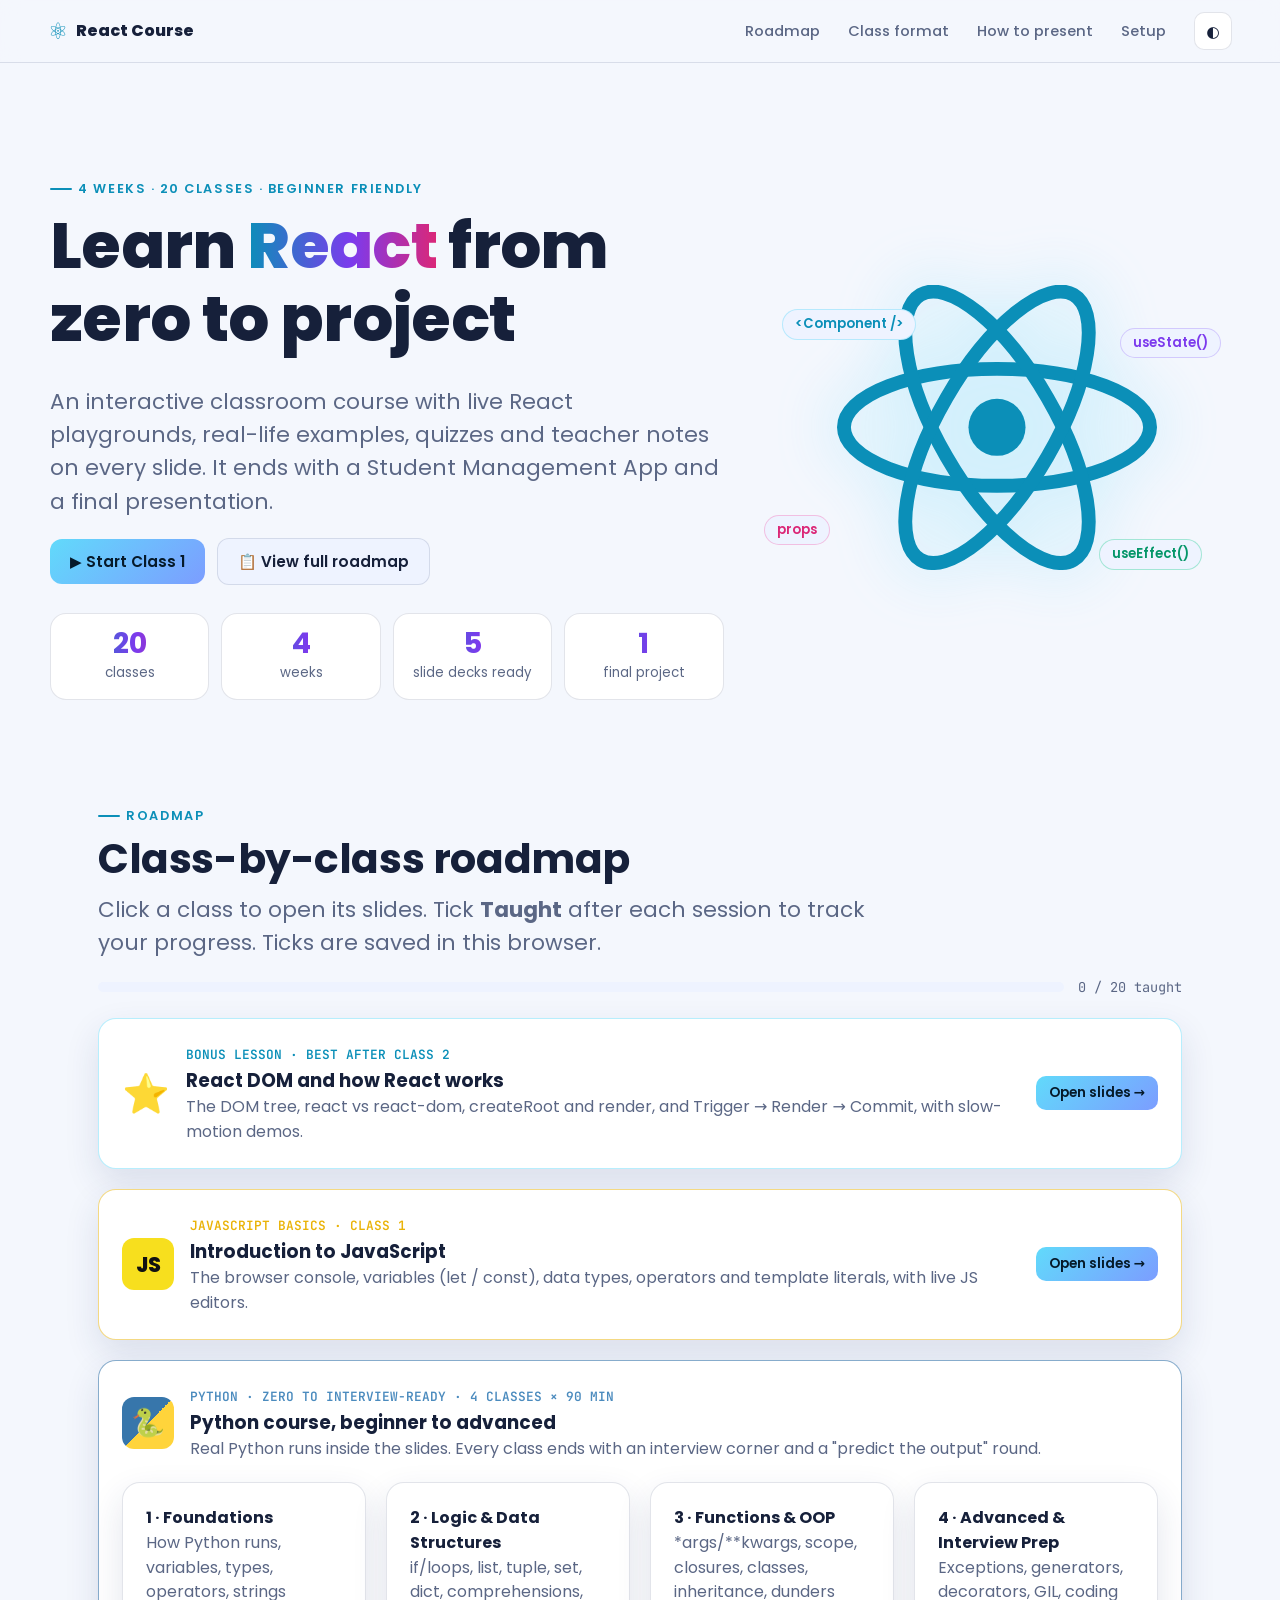
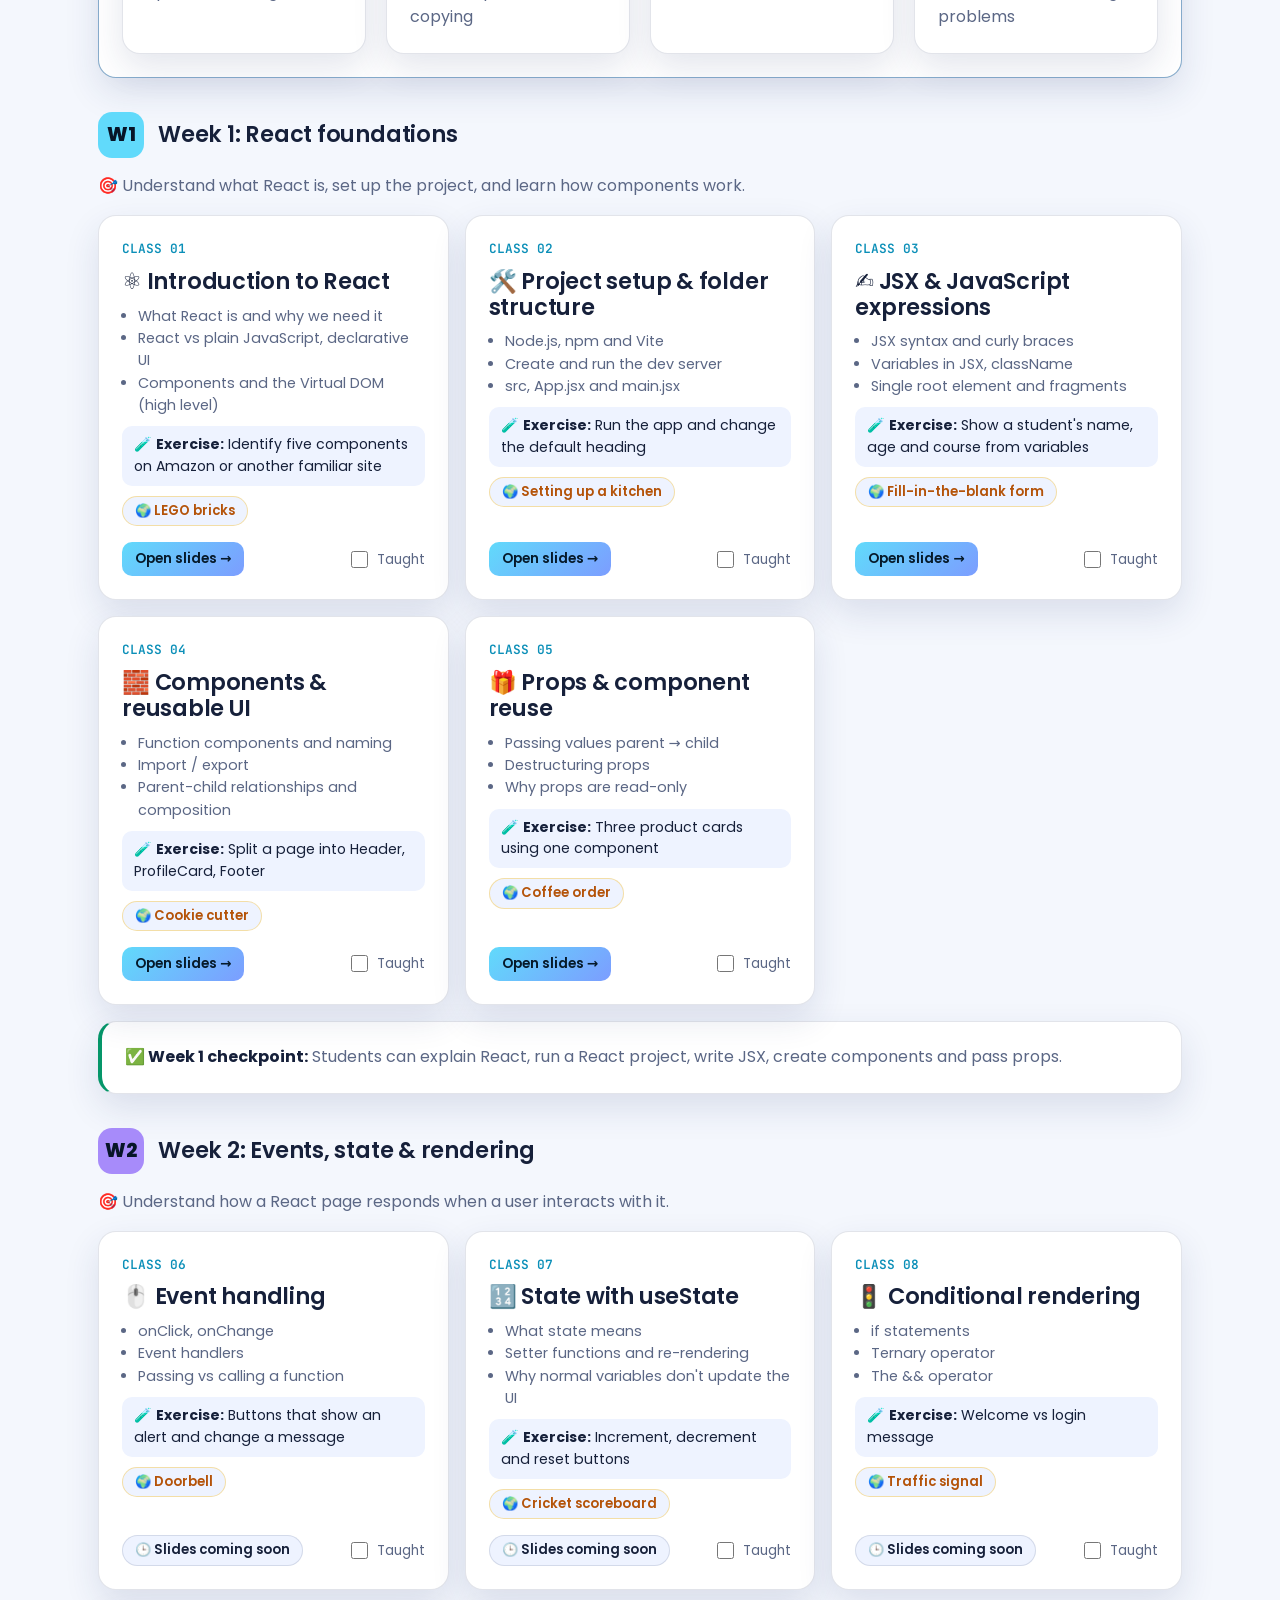
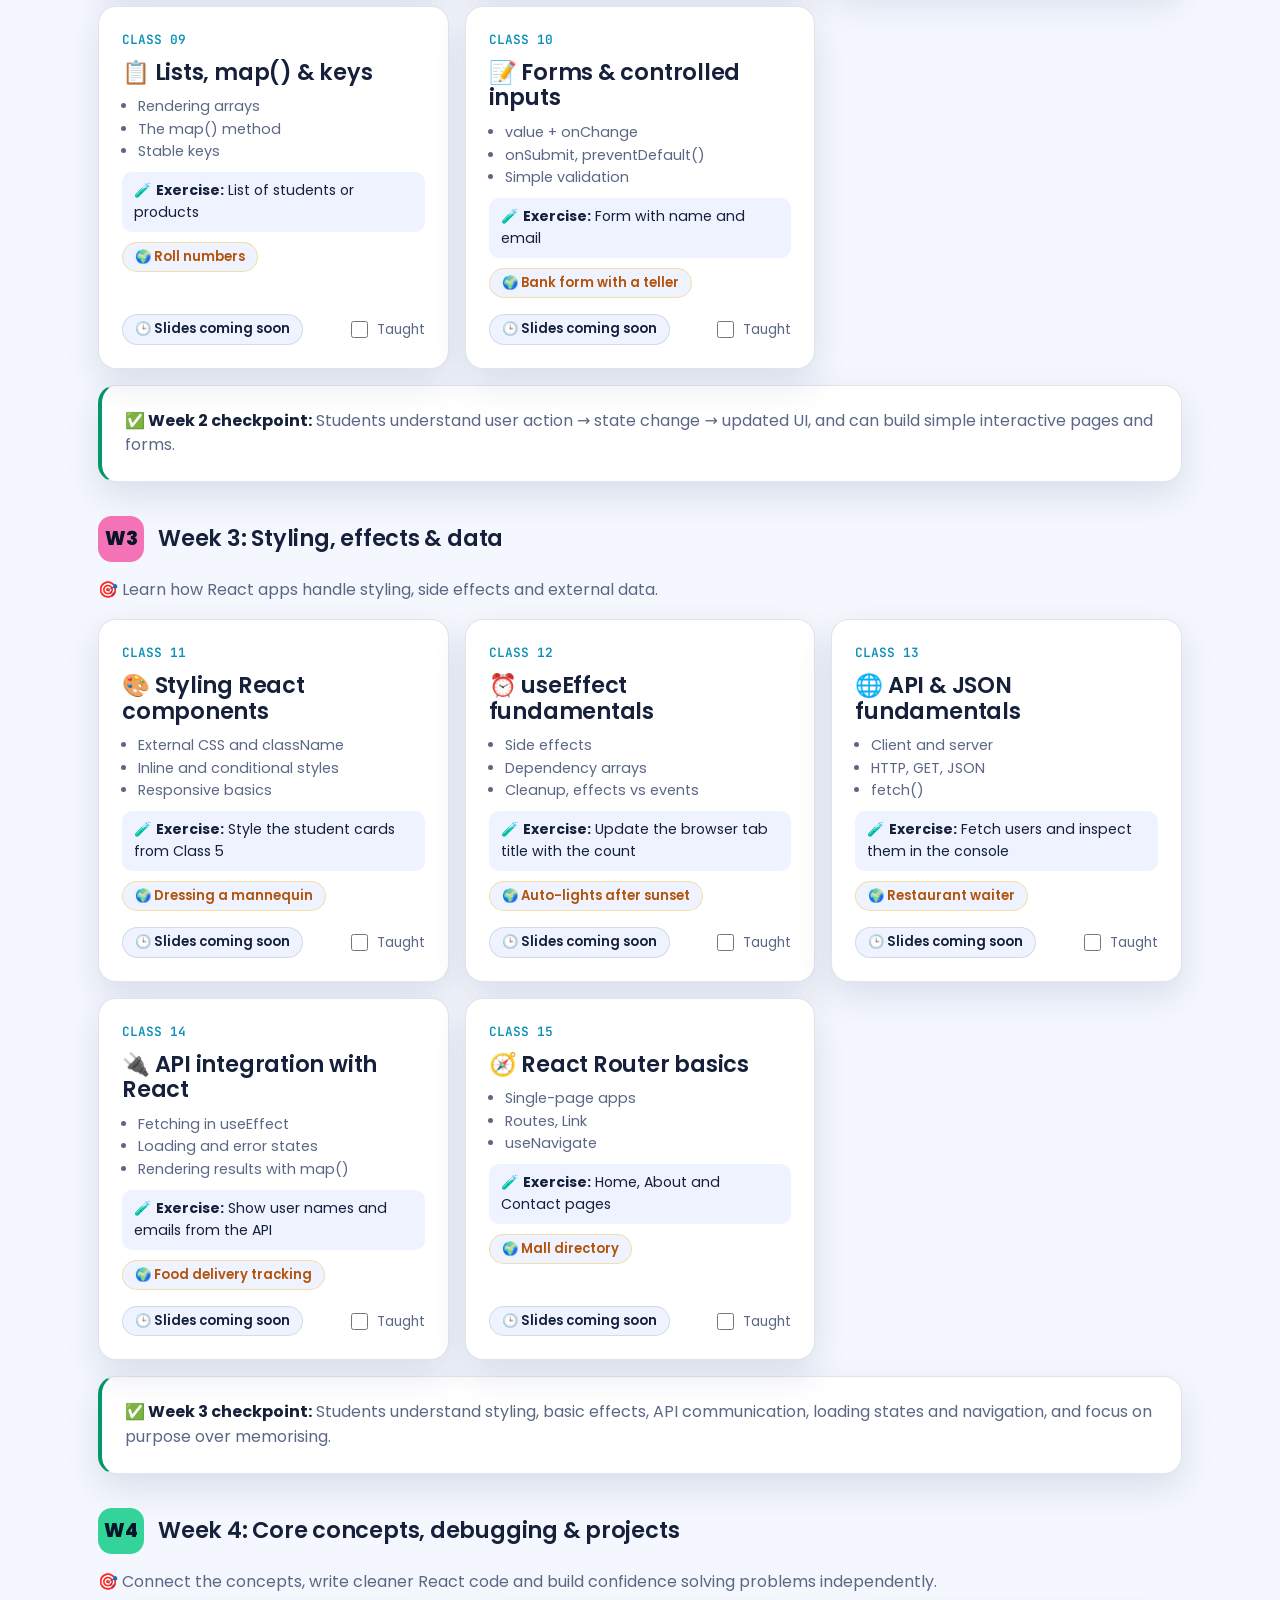
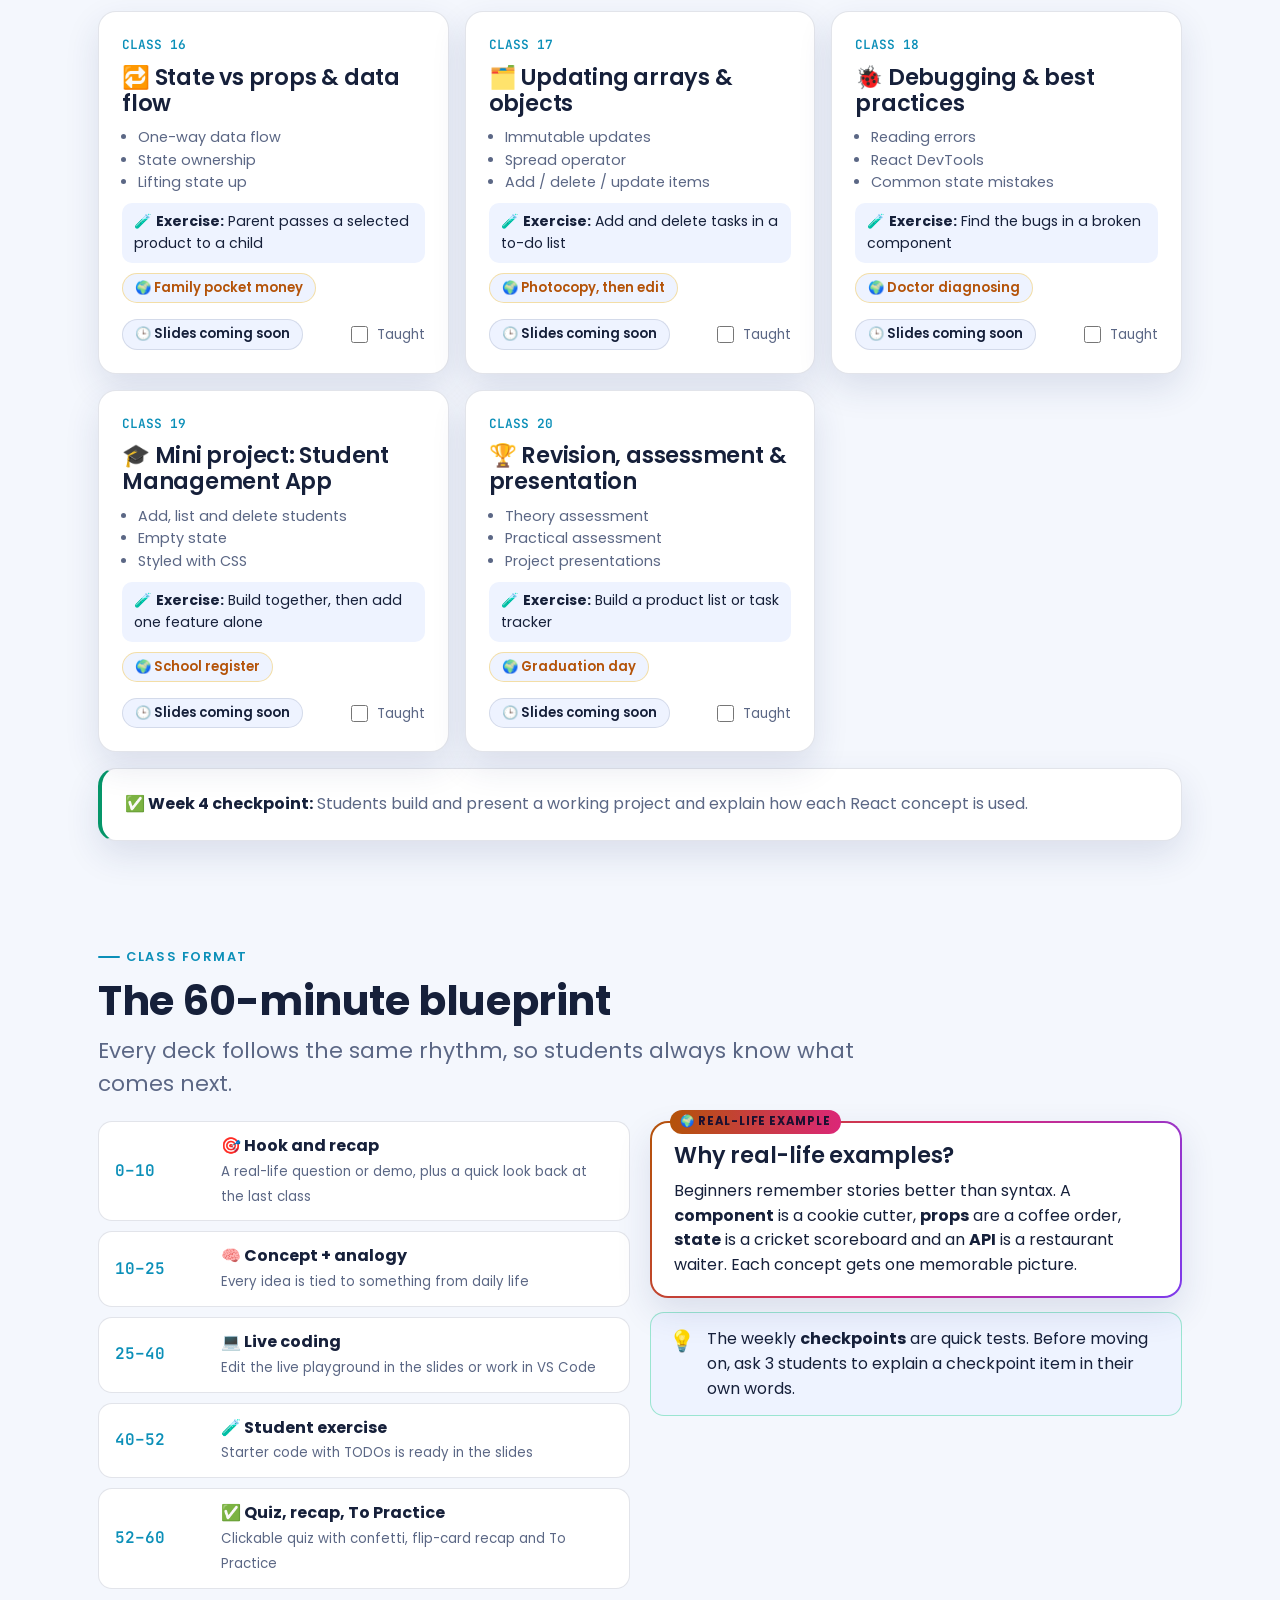
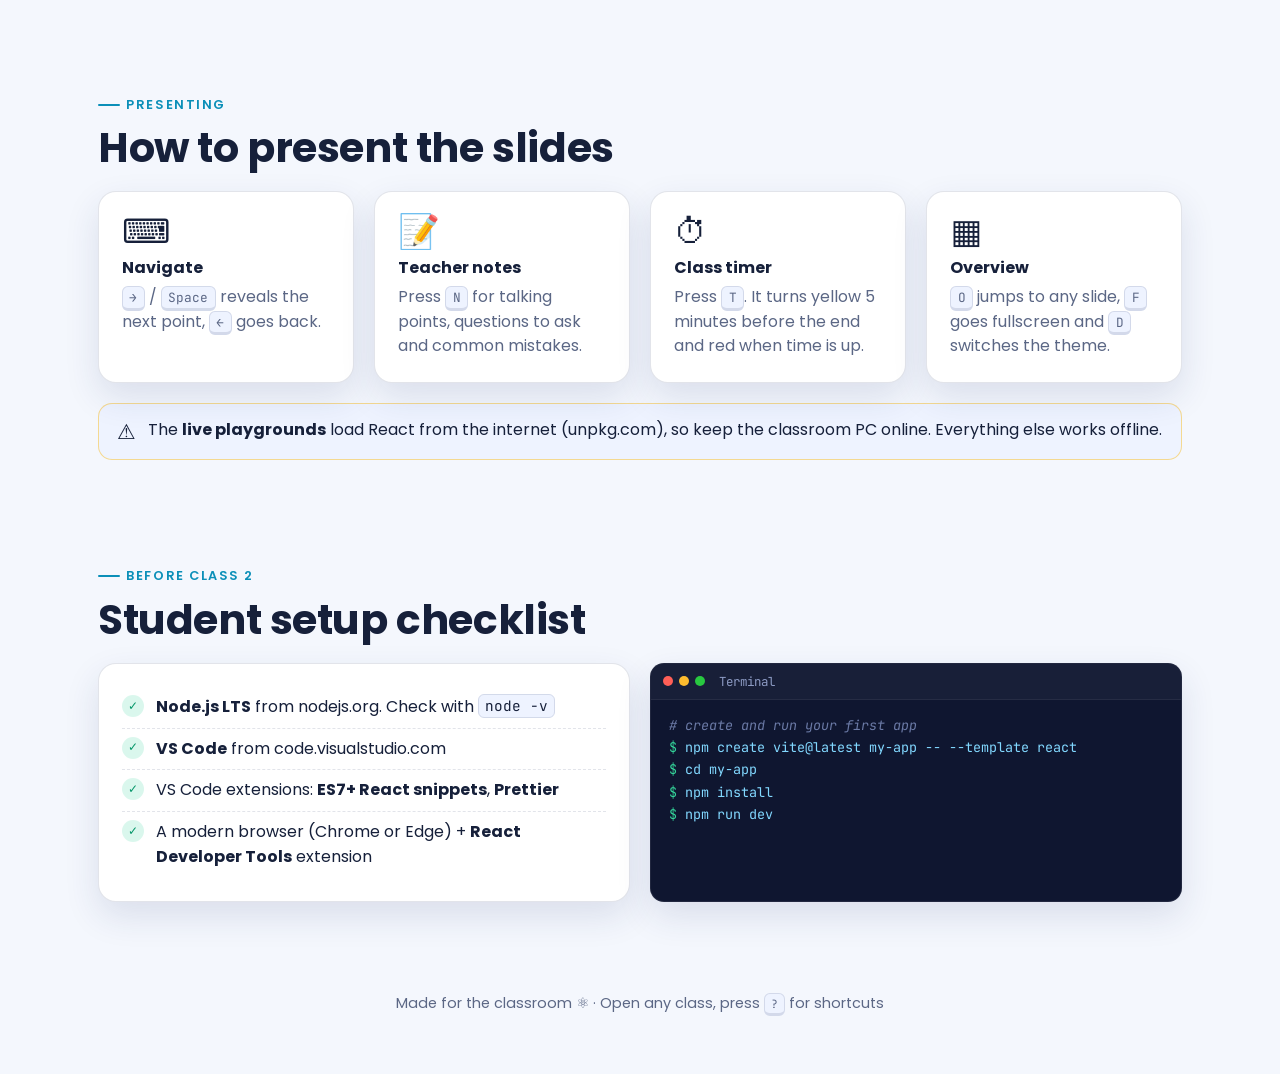
<file: React/index.html>
<!doctype html>
<html lang="en">

<head>
  <meta charset="utf-8">
  <meta name="viewport" content="width=device-width, initial-scale=1">
  <title>React Course Plan</title>
  <link rel="stylesheet" href="assets/style.css">
  <script>
    try { document.documentElement.dataset.theme = localStorage.getItem('rc-theme') || (matchMedia('(prefers-color-scheme: light)').matches ? 'light' : 'dark'); } catch (e) { }
  </script>
  <style>
    .hero-art {
      position: relative;
      display: grid;
      place-items: center;
    }

    .hero-art .react-logo {
      width: min(320px, 70vw);
    }

    .orbit-tags {
      position: absolute;
      inset: 0;
    }

    .orbit-tags span {
      position: absolute;
      animation: float 5s ease-in-out infinite;
    }

    .orbit-tags span:nth-child(1) {
      top: 8%;
      left: 4%;
    }

    .orbit-tags span:nth-child(2) {
      top: 14%;
      right: 2%;
      animation-delay: -1s;
    }

    .orbit-tags span:nth-child(3) {
      bottom: 14%;
      left: 0;
      animation-delay: -2s;
    }

    .orbit-tags span:nth-child(4) {
      bottom: 6%;
      right: 6%;
      animation-delay: -3s;
    }

    @keyframes float {
      50% {
        transform: translateY(-12px);
      }
    }

    .week-goal {
      color: var(--muted);
      margin: 0 0 16px;
    }

    .checkpoint {
      margin-top: 16px;
      border-left: 4px solid var(--green);
    }

    .blueprint li {
      grid-template-columns: 90px 1fr;
    }

    .how-grid .card b {
      display: block;
      margin-bottom: 4px;
    }
  </style>
</head>

<body>

  <header class="hub-nav">
    <a class="brand" href="#"><span class="atom">⚛</span> React Course</a>
    <nav>
      <a href="#roadmap" class="keep">Roadmap</a>
      <a href="#blueprint">Class format</a>
      <a href="#how">How to present</a>
      <a href="#setup">Setup</a>
    </nav>
    <button class="tool" id="themeBtn" title="Light / dark">◐</button>
  </header>

  <main>
    <section class="wrap hero">
      <div>
        <span class="kicker">4 weeks · 20 classes · beginner friendly</span>
        <h1>Learn <span class="grad">React</span> from zero to project</h1>
        <p class="lead">An interactive classroom course with live React playgrounds, real-life examples, quizzes and
          teacher notes on every slide. It ends with a Student Management App and a final presentation.</p>
        <div class="row mt">
          <a class="btn primary" href="class-01.html">▶ Start Class 1</a>
          <a class="btn" href="#roadmap">📋 View full roadmap</a>
        </div>
        <div class="stats">
          <div class="stat"><b class="grad">20</b><small>classes</small></div>
          <div class="stat"><b class="grad">4</b><small>weeks</small></div>
          <div class="stat"><b class="grad">5</b><small>slide decks ready</small></div>
          <div class="stat"><b class="grad">1</b><small>final project</small></div>
        </div>
      </div>
      <div class="hero-art">
        <div class="react-logo"><svg viewBox="-11.5 -10.23 23 20.46" xmlns="http://www.w3.org/2000/svg"
            aria-hidden="true">
            <circle r="2.05" fill="currentColor" />
            <g stroke="currentColor" stroke-width="1" fill="none">
              <ellipse rx="11" ry="4.2" />
              <ellipse rx="11" ry="4.2" transform="rotate(60)" />
              <ellipse rx="11" ry="4.2" transform="rotate(120)" />
            </g>
          </svg></div>
        <div class="orbit-tags">
          <span class="pill blue">&lt;Component /&gt;</span>
          <span class="pill violet">useState()</span>
          <span class="pill pink">props</span>
          <span class="pill green">useEffect()</span>
        </div>
      </div>
    </section>

    <section class="section" id="roadmap">
      <div class="wrap">
        <span class="kicker">Roadmap</span>
        <h2>Class-by-class roadmap</h2>
        <p class="lead">Click a class to open its slides. Tick <b>Taught</b> after each session to track your progress.
          Ticks are saved in this browser.</p>
        <div class="course-progress">
          <div class="progress"><i id="courseBar"></i></div>
          <span class="counter" id="courseCount">0 / 20</span>
        </div>
        <a class="card hover accent mt" href="react-dom.html"
          style="display:flex;gap:16px;align-items:center;text-decoration:none;color:inherit;flex-wrap:wrap">
          <span style="font-size:2.4rem">⭐</span>
          <span style="flex:1;min-width:220px"><span class="cnum"
              style="font-family:var(--mono);font-size:.8rem;color:var(--accent);font-weight:600">BONUS LESSON · BEST
              AFTER CLASS 2</span><br>
            <b style="font-size:1.15rem">React DOM and how React works</b><br>
            <span class="muted">The DOM tree, react vs react-dom, createRoot and render, and Trigger → Render → Commit,
              with slow-motion demos.</span></span>
          <span class="btn small primary">Open slides →</span>
        </a>
        <a class="card hover mt" href="js-class-01.html"
          style="display:flex;gap:16px;align-items:center;text-decoration:none;color:inherit;flex-wrap:wrap;border-color:rgba(234,179,8,.5)">
          <span
            style="width:52px;height:52px;border-radius:12px;background:#f7df1e;color:#111;font:800 1.3rem var(--font);display:grid;place-items:center">JS</span>
          <span style="flex:1;min-width:220px"><span
              style="font-family:var(--mono);font-size:.8rem;color:#eab308;font-weight:600">JAVASCRIPT BASICS · CLASS
              1</span><br>
            <b style="font-size:1.15rem">Introduction to JavaScript</b><br>
            <span class="muted">The browser console, variables (let / const), data types, operators and template
              literals, with live JS editors.</span></span>
          <span class="btn small primary">Open slides →</span>
        </a>
        <div class="card mt" style="border-color:rgba(55,118,171,.6)">
          <div style="display:flex;gap:16px;align-items:center;flex-wrap:wrap">
            <span
              style="width:52px;height:52px;border-radius:12px;background:linear-gradient(135deg,#3776ab 0 50%,#ffd43b 50% 100%);font-size:1.7rem;display:grid;place-items:center">🐍</span>
            <span style="flex:1;min-width:220px"><span
                style="font-family:var(--mono);font-size:.8rem;color:#4b8bbe;font-weight:600">PYTHON · ZERO TO
                INTERVIEW-READY · 4 CLASSES × 90 MIN</span><br>
              <b style="font-size:1.15rem">Python course, beginner to advanced</b><br>
              <span class="muted">Real Python runs inside the slides. Every class ends with an interview corner and a
                "predict the output" round.</span></span>
          </div>
          <div class="grid cols-4 mt">
            <a class="card hover" href="py-class-01.html" style="text-decoration:none;color:inherit"><b>1 · Foundations</b><br><span class="muted">How Python runs, variables, types, operators, strings</span></a>
            <a class="card hover" href="py-class-02.html" style="text-decoration:none;color:inherit"><b>2 · Logic &amp; Data Structures</b><br><span class="muted">if/loops, list, tuple, set, dict, comprehensions, copying</span></a>
            <a class="card hover" href="py-class-03.html" style="text-decoration:none;color:inherit"><b>3 · Functions &amp; OOP</b><br><span class="muted">*args/**kwargs, scope, closures, classes, inheritance, dunders</span></a>
            <a class="card hover" href="py-class-04.html" style="text-decoration:none;color:inherit"><b>4 · Advanced &amp; Interview Prep</b><br><span class="muted">Exceptions, generators, decorators, GIL, coding problems</span></a>
          </div>
        </div>
        <div id="weeks"></div>
      </div>
    </section>

    <section class="section" id="blueprint">
      <div class="wrap">
        <span class="kicker">Class format</span>
        <h2>The 60-minute blueprint</h2>
        <p class="lead">Every deck follows the same rhythm, so students always know what comes next.</p>
        <div class="grid cols-2 mt">
          <ol class="timeline blueprint">
            <li><span class="time">0–10</span>
              <div><b>🎯 Hook and recap</b><small>A real-life question or demo, plus a quick look back at the last
                  class</small></div>
            </li>
            <li><span class="time">10–25</span>
              <div><b>🧠 Concept + analogy</b><small>Every idea is tied to something from daily life</small></div>
            </li>
            <li><span class="time">25–40</span>
              <div><b>💻 Live coding</b><small>Edit the live playground in the slides or work in VS Code</small></div>
            </li>
            <li><span class="time">40–52</span>
              <div><b>🧪 Student exercise</b><small>Starter code with TODOs is ready in the slides</small></div>
            </li>
            <li><span class="time">52–60</span>
              <div><b>✅ Quiz, recap, To Practice</b><small>Clickable quiz with confetti, flip-card recap and To
                  Practice</small></div>
            </li>
          </ol>
          <div class="stack">
            <div class="analogy">
              <h3>Why real-life examples?</h3>
              <p>Beginners remember stories better than syntax. A <b>component</b> is a cookie cutter, <b>props</b> are
                a coffee order, <b>state</b> is a cricket scoreboard and an <b>API</b> is a restaurant waiter. Each
                concept gets one memorable picture.</p>
            </div>
            <div class="callout tip">
              <p>The weekly <b>checkpoints</b> are quick tests. Before moving on, ask 3 students to explain a checkpoint
                item in their own words.</p>
            </div>
          </div>
        </div>
      </div>
    </section>

    <section class="section" id="how">
      <div class="wrap">
        <span class="kicker">Presenting</span>
        <h2>How to present the slides</h2>
        <div class="grid cols-4 mt how-grid">
          <div class="card"><span class="icon">⌨️</span><b>Navigate</b><span class="muted"><kbd>→</kbd> /
              <kbd>Space</kbd> reveals the next point, <kbd>←</kbd> goes back.</span></div>
          <div class="card"><span class="icon">📝</span><b>Teacher notes</b><span class="muted">Press <kbd>N</kbd> for
              talking points, questions to ask and common mistakes.</span></div>
          <div class="card"><span class="icon">⏱</span><b>Class timer</b><span class="muted">Press <kbd>T</kbd>. It
              turns yellow 5 minutes before the end and red when time is up.</span></div>
          <div class="card"><span class="icon">▦</span><b>Overview</b><span class="muted"><kbd>O</kbd> jumps to any
              slide, <kbd>F</kbd> goes fullscreen and <kbd>D</kbd> switches the theme.</span></div>
        </div>
        <div class="callout warn mt">
          <p>The <b>live playgrounds</b> load React from the internet (unpkg.com), so keep the classroom PC online.
            Everything else works offline.</p>
        </div>
      </div>
    </section>

    <section class="section" id="setup">
      <div class="wrap">
        <span class="kicker">Before Class 2</span>
        <h2>Student setup checklist</h2>
        <div class="grid cols-2 mt">
          <div class="card">
            <ul class="checklist">
              <li><b>Node.js LTS</b> from nodejs.org. Check with <code>node -v</code></li>
              <li><b>VS Code</b> from code.visualstudio.com</li>
              <li>VS Code extensions: <b>ES7+ React snippets</b>, <b>Prettier</b></li>
              <li>A modern browser (Chrome or Edge) + <b>React Developer Tools</b> extension</li>
            </ul>
          </div>
          <div class="code">
            <div class="code-head"><span class="dots"><i></i><i></i><i></i></span><span class="file">Terminal</span>
            </div>
            <pre><code><span class="line"><span class="t-com"># create and run your first app</span></span><span class="line"><span class="t-prompt">$ </span><span class="t-fn">npm create vite@latest my-app -- --template react</span></span><span class="line"><span class="t-prompt">$ </span><span class="t-fn">cd my-app</span></span><span class="line"><span class="t-prompt">$ </span><span class="t-fn">npm install</span></span><span class="line"><span class="t-prompt">$ </span><span class="t-fn">npm run dev</span></span></code></pre>
          </div>
        </div>
      </div>
    </section>
  </main>

  <footer class="hub-foot wrap">Made for the classroom ⚛️ · Open any class, press <kbd>?</kbd> for shortcuts</footer>

  <script>
    const WEEKS = [
      {
        title: 'Week 1: React foundations',color: '#61dafb',
        goal: 'Understand what React is, set up the project, and learn how components work.',
        checkpoint: 'Students can explain React, run a React project, write JSX, create components and pass props.',
        classes: [
          { n: 1,icon: '⚛️',title: 'Introduction to React',topics: ['What React is and why we need it','React vs plain JavaScript, declarative UI','Components and the Virtual DOM (high level)'],ex: 'Identify five components on Amazon or another familiar site',analogy: 'LEGO bricks' },
          { n: 2,icon: '🛠️',title: 'Project setup & folder structure',topics: ['Node.js, npm and Vite','Create and run the dev server','src, App.jsx and main.jsx'],ex: 'Run the app and change the default heading',analogy: 'Setting up a kitchen' },
          { n: 3,icon: '✍️',title: 'JSX & JavaScript expressions',topics: ['JSX syntax and curly braces','Variables in JSX, className','Single root element and fragments'],ex: "Show a student's name, age and course from variables",analogy: 'Fill-in-the-blank form' },
          { n: 4,icon: '🧱',title: 'Components & reusable UI',topics: ['Function components and naming','Import / export','Parent-child relationships and composition'],ex: 'Split a page into Header, ProfileCard, Footer',analogy: 'Cookie cutter' },
          { n: 5,icon: '🎁',title: 'Props & component reuse',topics: ['Passing values parent → child','Destructuring props','Why props are read-only'],ex: 'Three product cards using one component',analogy: 'Coffee order' }
        ]
      },
      {
        title: 'Week 2: Events, state & rendering',color: '#a78bfa',
        goal: 'Understand how a React page responds when a user interacts with it.',
        checkpoint: 'Students understand user action → state change → updated UI, and can build simple interactive pages and forms.',
        classes: [
          { n: 6,icon: '🖱️',title: 'Event handling',topics: ['onClick, onChange','Event handlers','Passing vs calling a function'],ex: 'Buttons that show an alert and change a message',analogy: 'Doorbell' },
          { n: 7,icon: '🔢',title: 'State with useState',topics: ['What state means','Setter functions and re-rendering',"Why normal variables don't update the UI"],ex: 'Increment, decrement and reset buttons',analogy: 'Cricket scoreboard' },
          { n: 8,icon: '🚦',title: 'Conditional rendering',topics: ['if statements','Ternary operator','The && operator'],ex: 'Welcome vs login message',analogy: 'Traffic signal' },
          { n: 9,icon: '📋',title: 'Lists, map() & keys',topics: ['Rendering arrays','The map() method','Stable keys'],ex: 'List of students or products',analogy: 'Roll numbers' },
          { n: 10,icon: '📝',title: 'Forms & controlled inputs',topics: ['value + onChange','onSubmit, preventDefault()','Simple validation'],ex: 'Form with name and email',analogy: 'Bank form with a teller' }
        ]
      },
      {
        title: 'Week 3: Styling, effects & data',color: '#f472b6',
        goal: 'Learn how React apps handle styling, side effects and external data.',
        checkpoint: 'Students understand styling, basic effects, API communication, loading states and navigation, and focus on purpose over memorising.',
        classes: [
          { n: 11,icon: '🎨',title: 'Styling React components',topics: ['External CSS and className','Inline and conditional styles','Responsive basics'],ex: 'Style the student cards from Class 5',analogy: 'Dressing a mannequin' },
          { n: 12,icon: '⏰',title: 'useEffect fundamentals',topics: ['Side effects','Dependency arrays','Cleanup, effects vs events'],ex: 'Update the browser tab title with the count',analogy: 'Auto-lights after sunset' },
          { n: 13,icon: '🌐',title: 'API & JSON fundamentals',topics: ['Client and server','HTTP, GET, JSON','fetch()'],ex: 'Fetch users and inspect them in the console',analogy: 'Restaurant waiter' },
          { n: 14,icon: '🔌',title: 'API integration with React',topics: ['Fetching in useEffect','Loading and error states','Rendering results with map()'],ex: 'Show user names and emails from the API',analogy: 'Food delivery tracking' },
          { n: 15,icon: '🧭',title: 'React Router basics',topics: ['Single-page apps','Routes, Link','useNavigate'],ex: 'Home, About and Contact pages',analogy: 'Mall directory' }
        ]
      },
      {
        title: 'Week 4: Core concepts, debugging & projects',color: '#34d399',
        goal: 'Connect the concepts, write cleaner React code and build confidence solving problems independently.',
        checkpoint: 'Students build and present a working project and explain how each React concept is used.',
        classes: [
          { n: 16,icon: '🔁',title: 'State vs props & data flow',topics: ['One-way data flow','State ownership','Lifting state up'],ex: 'Parent passes a selected product to a child',analogy: 'Family pocket money' },
          { n: 17,icon: '🗂️',title: 'Updating arrays & objects',topics: ['Immutable updates','Spread operator','Add / delete / update items'],ex: 'Add and delete tasks in a to-do list',analogy: 'Photocopy, then edit' },
          { n: 18,icon: '🐞',title: 'Debugging & best practices',topics: ['Reading errors','React DevTools','Common state mistakes'],ex: 'Find the bugs in a broken component',analogy: 'Doctor diagnosing' },
          { n: 19,icon: '🎓',title: 'Mini project: Student Management App',topics: ['Add, list and delete students','Empty state','Styled with CSS'],ex: 'Build together, then add one feature alone',analogy: 'School register' },
          { n: 20,icon: '🏆',title: 'Revision, assessment & presentation',topics: ['Theory assessment','Practical assessment','Project presentations'],ex: 'Build a product list or task tracker',analogy: 'Graduation day' }
        ]
      }
    ];

    const READY = 5; // classes with finished slide decks
    const pad = n => String(n).padStart(2,'0');
    const store = {
      get(k) { try { return JSON.parse(localStorage.getItem(k) || '[]'); } catch (e) { return []; } },
      set(k,v) { try { localStorage.setItem(k,JSON.stringify(v)); } catch (e) { } }
    };
    let done = new Set(store.get('rc-done'));

    const weeksEl = document.getElementById('weeks');
    weeksEl.innerHTML = WEEKS.map((w,i) => `
    <div class="phase">
      <div class="phase-head"><span class="phase-num" style="background:${w.color}">W${i + 1}</span><h3>${w.title}</h3></div>
      <p class="week-goal">🎯 ${w.goal}</p>
      <div class="class-grid">
        ${w.classes.map(c => `
          <div class="card hover class-card" data-n="${c.n}">
            <span class="cnum">CLASS ${pad(c.n)}</span>
            <h3>${c.icon} ${c.title}</h3>
            <ul>${c.topics.map(t => `<li>${t}</li>`).join('')}</ul>
            <div class="practice">🧪 <b>Exercise:</b> ${c.ex}</div>
            <span class="pill yellow" style="align-self:flex-start">🌍 ${c.analogy}</span>
            <div class="foot">
              ${c.n <= READY ? `<a class="btn small primary" href="class-${pad(c.n)}.html">Open slides →</a>` : `<span class="pill">🕒 Slides coming soon</span>`}
              <label class="done-toggle"><input type="checkbox" ${done.has(c.n) ? 'checked' : ''}> Taught</label>
            </div>
          </div>`).join('')}
      </div>
      <div class="card checkpoint"><b>✅ Week ${i + 1} checkpoint:</b> <span class="muted">${w.checkpoint}</span></div>
    </div>`).join('');

    function renderProgress() {
      document.querySelectorAll('.class-card').forEach(c => c.classList.toggle('is-done',done.has(+c.dataset.n)));
      document.getElementById('courseBar').style.width = (done.size / 20 * 100) + '%';
      document.getElementById('courseCount').textContent = `${done.size} / 20 taught`;
    }
    weeksEl.addEventListener('change',e => {
      const card = e.target.closest('.class-card'); if (!card) return;
      const n = +card.dataset.n;
      e.target.checked ? done.add(n) : done.delete(n);
      store.set('rc-done',[...done]);
      renderProgress();
    });
    renderProgress();

    document.getElementById('themeBtn').addEventListener('click',() => {
      const t = document.documentElement.dataset.theme === 'dark' ? 'light' : 'dark';
      document.documentElement.dataset.theme = t;
      try { localStorage.setItem('rc-theme',t); } catch (e) { }
    });
  </script>
</body>

</html>
</file>
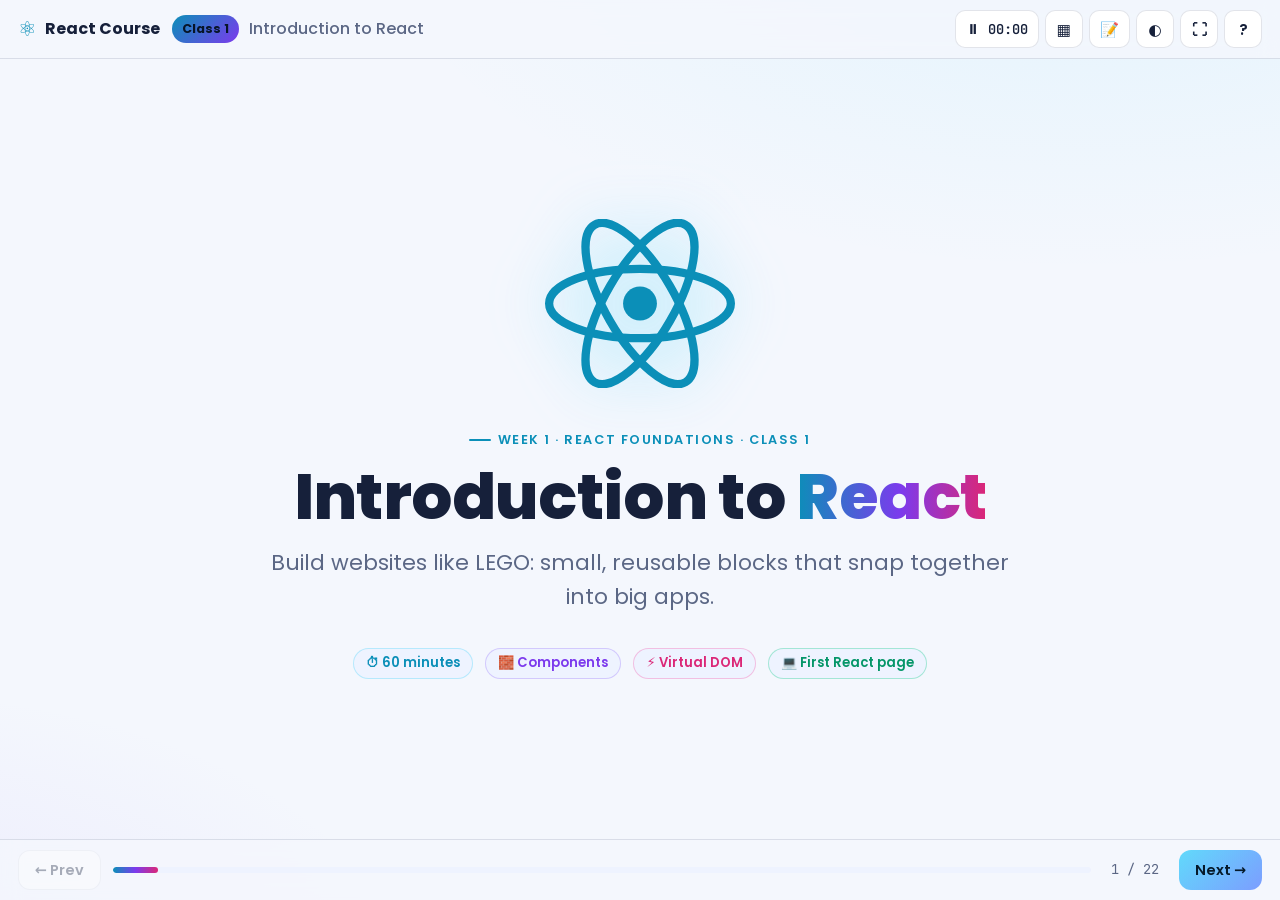
<file: React/class-01.html>
<!doctype html>
<html lang="en">

<head>
  <meta charset="utf-8">
  <meta name="viewport" content="width=device-width, initial-scale=1">
  <title>Class 1 · Introduction to React</title>
  <link rel="stylesheet" href="assets/style.css">
  <style>
    /* --- Demo: old way vs React way --- */
    .phones {
      display: grid;
      grid-template-columns: 1fr 1fr;
      gap: 20px;
    }

    @media (max-width: 760px) {
      .phones {
        grid-template-columns: 1fr;
      }
    }

    .phone {
      background: var(--surface);
      border: 1px solid var(--border);
      border-radius: 26px;
      padding: 14px;
      box-shadow: var(--shadow);
      position: relative;
      overflow: hidden;
    }

    .phone h4 {
      margin: 0 0 10px;
      text-align: center;
    }

    .feed {
      background: #fff;
      color: #111;
      border-radius: 16px;
      padding: 12px;
      min-height: 230px;
      position: relative;
    }

    .post-img {
      height: 120px;
      border-radius: 12px;
      background: linear-gradient(135deg, #fbbf24, #f472b6, #a78bfa);
      display: grid;
      place-items: center;
      font-size: 3rem;
    }

    .post-bar {
      display: flex;
      align-items: center;
      gap: 10px;
      margin-top: 10px;
      font-weight: 600;
    }

    .heart {
      font-size: 1.6rem;
      background: none;
      border: 0;
      cursor: pointer;
      transition: transform .2s;
      padding: 0;
    }

    .heart.pop {
      animation: pop .35s ease;
    }

    @keyframes pop {
      50% {
        transform: scale(1.45);
      }
    }

    .likes.flash {
      animation: flash .6s ease;
      border-radius: 6px;
    }

    @keyframes flash {
      0% {
        background: #bbf7d0;
      }

      100% {
        background: transparent;
      }
    }

    .reload-cover {
      position: absolute;
      inset: 0;
      background: #fff;
      display: none;
      place-items: center;
      border-radius: 16px;
      font-weight: 600;
      color: #64748b;
    }

    .reload-cover.on {
      display: grid;
    }

    .spinner {
      width: 34px;
      height: 34px;
      border: 4px solid #e2e8f0;
      border-top-color: #3b82f6;
      border-radius: 50%;
      animation: spin 0.8s linear infinite;
      margin: 0 auto 8px;
    }

    .reload-count {
      font-size: .8rem;
      text-align: center;
      margin-top: 8px;
      color: var(--muted);
    }

    /* --- Demo: component spotter --- */
    .site {
      background: #fff;
      color: #111;
      border-radius: 16px;
      overflow: hidden;
      box-shadow: var(--shadow);
      font-size: .9rem;
    }

    .site [data-comp] {
      position: relative;
      transition: outline .2s, background .2s;
      outline: 3px solid transparent;
      outline-offset: -3px;
    }

    .site.show [data-comp] {
      outline-color: var(--c);
    }

    .site.show [data-comp]::after {
      content: attr(data-comp);
      position: absolute;
      top: 4px;
      right: 4px;
      background: var(--c);
      color: #fff;
      font: 700 .68rem var(--mono);
      padding: 2px 7px;
      border-radius: 6px;
      z-index: 2;
    }

    .site [data-comp].pick {
      outline-color: var(--c);
      background: color-mix(in srgb, var(--c) 10%, transparent);
    }

    .s-nav {
      display: flex;
      align-items: center;
      gap: 12px;
      padding: 12px 16px;
      background: #131921;
      color: #fff;
      --c: #ef4444;
    }

    .s-nav .logo {
      font-weight: 800;
    }

    .s-nav .search {
      flex: 1;
      background: #fff;
      border-radius: 8px;
      padding: 6px 10px;
      color: #64748b;
      --c: #f59e0b;
    }

    .s-nav .cart {
      --c: #10b981;
    }

    .s-body {
      display: grid;
      grid-template-columns: 150px 1fr;
      gap: 12px;
      padding: 12px;
    }

    @media (max-width: 600px) {
      .s-body {
        grid-template-columns: 1fr;
      }
    }

    .s-side {
      background: #f1f5f9;
      border-radius: 10px;
      padding: 10px;
      --c: #8b5cf6;
    }

    .s-side div {
      padding: 4px 0;
    }

    .s-products {
      display: grid;
      grid-template-columns: repeat(3, 1fr);
      gap: 10px;
    }

    .s-card {
      border: 1px solid #e2e8f0;
      border-radius: 10px;
      padding: 10px;
      text-align: center;
      --c: #3b82f6;
    }

    .s-card .em {
      font-size: 2rem;
    }

    .s-card button {
      margin-top: 6px;
      background: #fbbf24;
      border: 0;
      border-radius: 99px;
      padding: 4px 10px;
      font-weight: 600;
      font-size: .75rem;
    }

    .s-foot {
      background: #232f3e;
      color: #cbd5e1;
      padding: 12px 16px;
      text-align: center;
      --c: #ec4899;
    }

    .comp-legend {
      display: flex;
      flex-wrap: wrap;
      gap: 8px;
    }

    .comp-legend button {
      border: 2px solid var(--c);
      color: var(--text);
      background: var(--surface);
      border-radius: 99px;
      padding: 6px 12px;
      font: 600 .85rem var(--font);
      cursor: pointer;
    }

    .comp-legend button.on {
      background: var(--c);
      color: #fff;
    }

    /* --- Demo: virtual DOM --- */
    .vdom {
      display: grid;
      grid-template-columns: 1fr auto 1fr;
      gap: 16px;
      align-items: center;
    }

    @media (max-width: 760px) {
      .vdom {
        grid-template-columns: 1fr;
      }
    }

    .dom-panel {
      background: var(--surface);
      border: 1px solid var(--border);
      border-radius: 16px;
      padding: 14px;
    }

    .dom-panel h4 {
      margin: 0 0 10px;
    }

    .dom-node {
      font-family: var(--mono);
      font-size: .85rem;
      padding: 7px 10px;
      margin: 6px 0;
      border-radius: 8px;
      background: var(--surface2);
      border: 1px solid var(--border);
      transition: background .4s, border-color .4s;
    }

    .dom-node.ind {
      margin-left: 22px;
    }

    .dom-node.changed {
      background: rgba(251, 191, 36, .25);
      border-color: var(--yellow);
    }

    .dom-node.patched {
      animation: patch 1.2s ease;
    }

    @keyframes patch {

      0%,
      60% {
        background: rgba(52, 211, 153, .35);
        border-color: var(--green);
      }
    }

    .vdom-arrow {
      text-align: center;
      font-size: .85rem;
      color: var(--muted);
    }

    .vdom-arrow b {
      display: block;
      font-size: 2rem;
      color: var(--accent);
    }

    /* --- Real-world apps --- */
    .app-tile {
      text-align: center;
    }

    .app-tile .icon {
      font-size: 2.4rem;
    }

    .app-tile small {
      color: var(--muted);
      display: block;
    }
  </style>
</head>

<body class="deck" data-class="1" data-title="Introduction to React" data-duration="60">
  <main class="slides">

    <!-- 1 -->
    <section class="slide title" data-title="Welcome">
      <div class="react-logo"></div>
      <div>
        <span class="kicker">Week 1 · React Foundations · Class 1</span>
        <h1>Introduction to <span class="grad">React</span></h1>
        <p class="lead">Build websites like LEGO: small, reusable blocks that snap together into big apps.</p>
      </div>
      <div class="row">
        <span class="pill blue">⏱ 60 minutes</span>
        <span class="pill violet">🧱 Components</span>
        <span class="pill pink">⚡ Virtual DOM</span>
        <span class="pill green">💻 First React page</span>
      </div>
      <aside class="notes">
        <ul>
          <li>Welcome everyone and introduce yourself. Press <b>T</b> to start the class timer.</li>
          <li>Set expectations: 20 classes over 4 weeks, ending in a real project and a presentation.</li>
          <li>Promise: "By the end of today, you will see your own React page running."</li>
        </ul>
      </aside>
    </section>

    <!-- 2 -->
    <section class="slide" data-title="Today's plan">
      <header>
        <span class="kicker">Agenda</span>
        <h2>Today's plan</h2>
      </header>
      <ol class="timeline">
        <li class="step"><span class="time">00–10</span>
          <div><b>👋 Introduction</b><small>How do websites show changing content?</small></div>
        </li>
        <li class="step"><span class="time">10–20</span>
          <div><b>🤔 Why React?</b><small>Reusable components: navbar, card, footer</small></div>
        </li>
        <li class="step"><span class="time">20–30</span>
          <div><b>🧠 React concepts</b><small>Components, JSX, declarative UI and the Virtual DOM</small></div>
        </li>
        <li class="step"><span class="time">30–45</span>
          <div><b>💻 Live coding</b><small>Create a React app and build a welcome page</small></div>
        </li>
        <li class="step"><span class="time">45–55</span>
          <div><b>🧪 Student practice</b><small>Customize your name, heading and button</small></div>
        </li>
        <li class="step"><span class="time">55–60</span>
          <div><b>✅ Recap and To Practice</b><small>Review, quiz and next steps</small></div>
        </li>
      </ol>
      <aside class="notes">Press → to reveal each block. Keep an eye on the timer in the top bar. It turns yellow 5
        minutes before the end.</aside>
    </section>

    <!-- 3 -->
    <section class="slide" data-title="Warm-up question">
      <header class="center">
        <span class="kicker">Warm-up · 00–10 min</span>
        <h2>How does a website change content <span class="grad">without reloading</span>?</h2>
        <p class="lead">Think about apps you use every day…</p>
      </header>
      <div class="grid cols-3">
        <div class="card hover step"><span class="icon">❤️</span>
          <h3>Instagram likes</h3>
          <p class="muted">You tap the heart, the count goes up instantly and the page stays where it is.</p>
        </div>
        <div class="card hover step"><span class="icon">🛵</span>
          <h3>Food delivery tracking</h3>
          <p class="muted">"Order picked up" → "On the way" → "Arriving". The status changes live.</p>
        </div>
        <div class="card hover step"><span class="icon">🏏</span>
          <h3>Live cricket score</h3>
          <p class="muted">The score changes every ball, but the page never reloads.</p>
        </div>
      </div>
      <div class="callout info step">
        <p><b>Ask the class:</b> "What actually changes on the screen, and what stays the same?" Only a <i>small
            part</i> changes. Remember that idea, because it is the heart of React.</p>
      </div>
      <aside class="notes">
        <ul>
          <li>Let 2–3 students answer. Ask for their favourite apps.</li>
          <li>Steer them towards: "only one small part of the screen updates".</li>
          <li>Transition: "Let me show you the difference between the old way and the React way."</li>
        </ul>
      </aside>
    </section>

    <!-- 4 -->
    <section class="slide" data-title="Demo: old way vs React way" id="likeDemo">
      <header>
        <span class="kicker">Live demo</span>
        <h2>Old way vs <span class="grad">React way</span></h2>
        <p class="lead">Tap the heart on both phones. Which one feels better?</p>
      </header>
      <div class="phones">
        <div class="phone">
          <h4>🐢 Old way: reload the whole page</h4>
          <div class="feed">
            <div class="post-img">🏖️</div>
            <div class="post-bar"><button class="heart" data-mode="old" aria-label="Like">🤍</button><span
                class="likes">120 likes</span></div>
            <p style="margin:.4em 0 0;font-size:.85rem">beach_day · Sunset vibes 🌅</p>
            <div class="reload-cover">
              <div>
                <div class="spinner"></div>Reloading entire page…
              </div>
            </div>
          </div>
          <div class="reload-count">Full page reloads: <b class="n-old">0</b></div>
        </div>
        <div class="phone" style="border-color:rgba(97,218,251,.5)">
          <h4>⚛️ React way: update only what changed</h4>
          <div class="feed">
            <div class="post-img">🏖️</div>
            <div class="post-bar"><button class="heart" data-mode="react" aria-label="Like">🤍</button><span
                class="likes">120 likes</span></div>
            <p style="margin:.4em 0 0;font-size:.85rem">beach_day · Sunset vibes 🌅</p>
          </div>
          <div class="reload-count">Full page reloads: <b>0</b>. Only the ❤️ and the number changed.</div>
        </div>
      </div>
      <aside class="notes">
        <ul>
          <li>Click the left heart: the whole "page" blanks and reloads. That was the experience on many older websites.
          </li>
          <li>Click the right heart: it is instant and only the heart and number change. That is what React makes easy.
          </li>
          <li>Ask: "Which would you rather use 100 times a day?"</li>
        </ul>
      </aside>
    </section>

    <!-- 5 -->
    <section class="slide" data-title="What is React?">
      <div class="split">
        <div>
          <span class="kicker">Definition</span>
          <h2>What is React?</h2>
          <p class="lead"><b style="color:var(--text)">React is a JavaScript library for building user interfaces</b>,
            the part of an app you see and click.</p>
          <ul class="checklist">
            <li class="step">Created by <b>Meta (Facebook)</b>, released as open source in <b>2013</b></li>
            <li class="step">Builds the UI from small reusable pieces called <b>components</b></li>
            <li class="step">You describe <i>what</i> the screen should look like, and React handles <i>how</i> to
              update it</li>
            <li class="step">Used by millions of developers and one of the most in-demand frontend skills</li>
          </ul>
        </div>
        <div class="analogy step">
          <span class="big-emoji">🧱</span>
          <h3>React is like LEGO</h3>
          <p>A LEGO castle is built from small bricks. You build each brick once and reuse it everywhere: windows,
            doors, towers.</p>
          <p>A React app works the same way: <b>Navbar + ProductCard + Footer</b> snap together to make a full website.
          </p>
        </div>
      </div>
      <aside class="notes">Stress the word <b>library</b>: React focuses only on the UI (the view). Routing and data
        fetching come from other tools, which we will learn later.</aside>
    </section>

    <!-- 6 -->
    <section class="slide" data-title="Why do we need React?">
      <header>
        <span class="kicker">Why React · 10–20 min</span>
        <h2>Why do we need React?</h2>
        <p class="lead">Plain HTML and JavaScript work, but big apps get messy fast. Tap each card to see React's fix.
        </p>
      </header>
      <div class="grid cols-4">
        <div class="flip">
          <div class="front"><span class="icon">📋</span>
            <h3>Copy-paste code</h3>
            <p class="muted">Same navbar HTML pasted on 20 pages</p>
          </div>
          <div class="back">
            <h3>✅ Components</h3>
            <p>Write <code>&lt;Navbar /&gt;</code> once and reuse it everywhere. Fix it once and every page is fixed.
            </p>
          </div>
        </div>
        <div class="flip">
          <div class="front"><span class="icon">🔧</span>
            <h3>Manual DOM updates</h3>
            <p class="muted">Find each element and change it by hand</p>
          </div>
          <div class="back">
            <h3>✅ Automatic UI</h3>
            <p>Change the data and React updates the screen for you.</p>
          </div>
        </div>
        <div class="flip">
          <div class="front"><span class="icon">🔀</span>
            <h3>Out-of-sync screens</h3>
            <p class="muted">Cart says 3 items, badge says 2 😬</p>
          </div>
          <div class="back">
            <h3>✅ Single source of truth</h3>
            <p>The data (state) lives in one place and every part of the UI reads from it.</p>
          </div>
        </div>
        <div class="flip">
          <div class="front"><span class="icon">🍝</span>
            <h3>Spaghetti code</h3>
            <p class="muted">One 3,000-line JS file nobody understands</p>
          </div>
          <div class="back">
            <h3>✅ Organized files</h3>
            <p>Each component lives in its own small file that is easy to read and test.</p>
          </div>
        </div>
      </div>
      <div class="analogy step">
        <p><b>Restaurant menu board:</b> if the price of a dosa changes, would you repaint the whole board? No. You swap
          <i>just that price card</i>. React does the same thing for web pages.
        </p>
      </div>
      <aside class="notes">Let students tap the cards (or tap them yourself). The menu board analogy sets up the Virtual
        DOM idea that comes later.</aside>
    </section>

    <!-- 7 -->
    <section class="slide" data-title="Imperative vs declarative">
      <header>
        <span class="kicker">Big idea</span>
        <h2>Declarative UI: say <span class="grad">what</span>, not <span class="grad">how</span></h2>
      </header>
      <div class="grid cols-2">
        <div class="card bad">
          <span class="icon">🚕</span>
          <h3>Imperative (plain JavaScript)</h3>
          <p class="muted">Like guiding an auto driver at every turn:</p>
          <p>"Go straight… turn left… stop at the signal… turn right… stop here."</p>
          <p class="muted" style="font-size:.9rem">You write <b>every step</b>: find the element, change its text, add a
            class, remove a class…</p>
        </div>
        <div class="card good">
          <span class="icon">📱</span>
          <h3>Declarative (React)</h3>
          <p class="muted">Like booking a cab in an app:</p>
          <p>"Take me to the <b>Railway Station</b>."</p>
          <p class="muted" style="font-size:.9rem">You describe <b>the result</b> ("when count is 5, show 5"), and React
            works out the steps.</p>
        </div>
      </div>
      <div class="tabs step">
        <div class="tab" data-label="Plain JavaScript (imperative)">
          <script type="text/x-code" data-file="script.js" data-lang="js">
          let count = 0;
          const btn = document.getElementById("btn");
          const label = document.getElementById("label");

          btn.addEventListener("click", () => {
            count = count + 1;
            label.textContent = "Count: " + count;   // update the DOM by hand
          });
        </script>
        </div>
        <div class="tab" data-label="React (declarative)">
          <script type="text/x-code" data-file="App.jsx" data-hl="7">
          import { useState } from "react";

          function App() {
            const [count, setCount] = useState(0);
            return (
              <button onClick={() => setCount(count + 1)}>
                Count: {count}   {/* React keeps this in sync */}
              </button>
            );
          }
        </script>
        </div>
      </div>
      <aside class="notes">Students don't need to understand <code>useState</code> yet (that is Class 7). Point out that
        in React we never write <code>textContent = ...</code>. We only describe what to show.</aside>
    </section>

    <!-- 8 -->
    <section class="slide" data-title="HTML, CSS, JS vs React">
      <header>
        <span class="kicker">Comparison</span>
        <h2>HTML, CSS, JavaScript… and React?</h2>
      </header>
      <div class="grid cols-4">
        <div class="card step"><span class="icon">🧱</span>
          <h3>HTML</h3>
          <p class="muted">The <b>structure</b>: walls, doors and rooms of a house.</p>
        </div>
        <div class="card step"><span class="icon">🎨</span>
          <h3>CSS</h3>
          <p class="muted">The <b>style</b>: paint, curtains and decoration.</p>
        </div>
        <div class="card step"><span class="icon">⚡</span>
          <h3>JavaScript</h3>
          <p class="muted">The <b>behaviour</b>: electricity, switches and fans.</p>
        </div>
        <div class="card accent step"><span class="icon">🏗️</span>
          <h3>React</h3>
          <p class="muted">A <b>smart builder</b> that uses all three to make <b>ready-made rooms</b> you can reuse.</p>
        </div>
      </div>
      <table class="table step">
        <tr>
          <th></th>
          <th>Plain HTML + JS</th>
          <th>React</th>
        </tr>
        <tr>
          <td><b>Reuse UI</b></td>
          <td>Copy and paste HTML</td>
          <td>Reusable components</td>
        </tr>
        <tr>
          <td><b>Updating the screen</b></td>
          <td>Manual DOM changes</td>
          <td>Automatic when data changes</td>
        </tr>
        <tr>
          <td><b>Code organisation</b></td>
          <td>Big files, mixed logic</td>
          <td>Small, focused component files</td>
        </tr>
        <tr>
          <td><b>Best for</b></td>
          <td>Simple static pages</td>
          <td>Interactive apps (dashboards, shops, social media)</td>
        </tr>
      </table>
      <aside class="notes">Important: React does <b>not replace</b> HTML, CSS or JS. It is built on top of them. We
        still write HTML-like code (JSX), CSS and JavaScript.</aside>
    </section>

    <!-- 9 -->
    <section class="slide" data-title="What is a component?" id="spotter">
      <header>
        <span class="kicker">React concepts · 20–30 min</span>
        <h2>What is a <span class="grad">component</span>?</h2>
        <p class="lead">A component is a <b style="color:var(--text)">reusable, independent piece of UI</b>. Let's find
          the components in this shopping website.</p>
      </header>
      <div class="comp-legend">
        <button data-show="all" style="--c:#61dafb">👀 Show all components</button>
        <button data-pick="Navbar" style="--c:#ef4444">Navbar</button>
        <button data-pick="SearchBar" style="--c:#f59e0b">SearchBar</button>
        <button data-pick="CartIcon" style="--c:#10b981">CartIcon</button>
        <button data-pick="Sidebar" style="--c:#8b5cf6">Sidebar</button>
        <button data-pick="ProductCard" style="--c:#3b82f6">ProductCard ×3</button>
        <button data-pick="Footer" style="--c:#ec4899">Footer</button>
      </div>
      <div class="site">
        <div class="s-nav" data-comp="Navbar">
          <span class="logo">🛍️ ShopKart</span>
          <span class="search" data-comp="SearchBar">🔍 Search for products…</span>
          <span class="cart" data-comp="CartIcon">🛒 Cart (2)</span>
        </div>
        <div class="s-body">
          <div class="s-side" data-comp="Sidebar"><b>Categories</b>
            <div>📱 Mobiles</div>
            <div>👕 Fashion</div>
            <div>📚 Books</div>
            <div>🏠 Home</div>
          </div>
          <div class="s-products">
            <div class="s-card" data-comp="ProductCard">
              <div class="em">🎧</div><b>Headphones</b>
              <div>₹1,499</div><button>Add to cart</button>
            </div>
            <div class="s-card" data-comp="ProductCard">
              <div class="em">⌚</div><b>Smart Watch</b>
              <div>₹2,999</div><button>Add to cart</button>
            </div>
            <div class="s-card" data-comp="ProductCard">
              <div class="em">👟</div><b>Sneakers</b>
              <div>₹1,999</div><button>Add to cart</button>
            </div>
          </div>
        </div>
        <div class="s-foot" data-comp="Footer">© 2026 ShopKart · About · Contact · Help</div>
      </div>
      <aside class="notes">
        <ul>
          <li>Ask students to call out the parts <i>before</i> you click "Show all".</li>
          <li>Key insight: <b>ProductCard is written once</b> and used 3 times with different data (it could be 3,000
            times on a real site).</li>
          <li>Components can sit inside components: SearchBar and CartIcon live inside the Navbar.</li>
        </ul>
      </aside>
    </section>

    <!-- 10 -->
    <section class="slide" data-title="Component tree">
      <header>
        <span class="kicker">Components</span>
        <h2>Components fit together like a family tree</h2>
      </header>
      <div class="split">
        <div class="stack">
          <div class="flow" style="flex-direction:column;align-items:center">
            <div class="node step" style="max-width:none;border-color:var(--accent)"><span
                class="icon">🏠</span><b>&lt;App /&gt;</b><small>the whole page</small></div>
            <div class="arrow step">↓</div>
            <div class="flow step" style="width:100%">
              <div class="node"><b>&lt;Navbar /&gt;</b><small>SearchBar, CartIcon</small></div>
              <div class="node"><b>&lt;Sidebar /&gt;</b><small>categories</small></div>
              <div class="node"><b>&lt;ProductList /&gt;</b><small>3 × ProductCard</small></div>
              <div class="node"><b>&lt;Footer /&gt;</b><small>links</small></div>
            </div>
          </div>
        </div>
        <div class="analogy step" data-label="🍪 Real-life example">
          <span class="big-emoji">🍪</span>
          <h3>A component is a cookie cutter</h3>
          <p>You make the cutter (the component) <b>once</b>, then press out as many cookies as you like. Each cookie
            can have different toppings (different data).</p>
          <p class="muted">One <code>ProductCard</code> shape → headphones, watch, sneakers…</p>
        </div>
      </div>
      <script type="text/x-code" data-file="App.jsx" class="step">
      function App() {
        return (
          <>
            <Navbar />
            <Sidebar />
            <ProductList />
            <Footer />
          </>
        );
      }
    </script>
      <aside class="notes">Don't go deep into syntax. Show that the <i>code</i> mirrors the <i>picture</i>: the page is
        just a list of components.</aside>
    </section>

    <!-- 11 -->
    <section class="slide" data-title="JSX sneak peek">
      <div class="split">
        <div>
          <span class="kicker">Concept</span>
          <h2>JSX: HTML-like code inside JavaScript</h2>
          <p class="lead">React components return <b style="color:var(--text)">JSX</b>. It looks like HTML, but it lives
            inside JavaScript.</p>
          <ul class="clean">
            <li class="step">A component is just a <b>JavaScript function</b></li>
            <li class="step">It <b>returns</b> what should appear on the screen</li>
            <li class="step">Component names start with a <b>Capital letter</b></li>
            <li class="step">We'll master JSX in <b>Class 3</b> 🚀</li>
          </ul>
        </div>
        <div class="stack">
          <script type="text/x-code" data-file="App.jsx" data-hl="1,2">
          function App() {
            return <h1>Welcome to React</h1>;
          }

          export default App;
        </script>
          <div class="card step">
            <p style="margin:0"><b>Guess:</b> what does the browser actually run? <span class="spoiler">👉
                <code>React.createElement("h1", null, "Welcome to React")</code>. JSX is converted into plain JavaScript
                behind the scenes.</span></p>
          </div>
        </div>
      </div>
      <aside class="notes">Click the blurred text to reveal it. This is the code example from the syllabus. Read it line
        by line: function → return → JSX → export.</aside>
    </section>

    <!-- 12 -->
    <section class="slide" data-title="Virtual DOM" id="vdomDemo">
      <header>
        <span class="kicker">Concept · high level</span>
        <h2>The <span class="grad">Virtual DOM</span>: React's smart shortcut</h2>
        <p class="lead">React keeps a lightweight copy of the page in memory, compares old and new, and updates <b
            style="color:var(--text)">only what changed</b>.</p>
      </header>
      <div class="vdom">
        <div class="dom-panel">
          <h4>🧠 Virtual DOM (in memory)</h4>
          <div class="dom-node">&lt;div class="product"&gt;</div>
          <div class="dom-node ind" data-k="name">&lt;h3&gt;Headphones&lt;/h3&gt;</div>
          <div class="dom-node ind" data-k="price">&lt;p&gt;₹1,499&lt;/p&gt;</div>
          <div class="dom-node ind" data-k="stock">&lt;span&gt;In stock&lt;/span&gt;</div>
        </div>
        <div class="vdom-arrow"><b>⇄</b>compare<br>(diffing)</div>
        <div class="dom-panel">
          <h4>🌐 Real DOM (browser screen)</h4>
          <div class="dom-node">&lt;div class="product"&gt;</div>
          <div class="dom-node ind" data-r="name">&lt;h3&gt;Headphones&lt;/h3&gt;</div>
          <div class="dom-node ind" data-r="price">&lt;p&gt;₹1,499&lt;/p&gt;</div>
          <div class="dom-node ind" data-r="stock">&lt;span&gt;In stock&lt;/span&gt;</div>
        </div>
      </div>
      <div class="row">
        <button class="btn primary" data-v="price">💸 Apply discount</button>
        <button class="btn" data-v="stock">📦 Toggle stock</button>
        <span class="muted" id="vdomMsg">Click a button and watch which line changes.</span>
      </div>
      <div class="analogy step" data-label="📝 Real-life example">
        <p><b>Spot the difference:</b> like the newspaper puzzle, React compares two pictures (before and after) and
          fixes only the differences, instead of redrawing the whole page.</p>
      </div>
      <aside class="notes">Keep it high-level. Yellow = React found a difference in memory; green = React patched only
        that line on the real screen. The other lines are untouched, and that is why React is fast.</aside>
    </section>

    <!-- 13 -->
    <section class="slide" data-title="Where is React used?">
      <header>
        <span class="kicker">Real world</span>
        <h2>Where is React used?</h2>
        <p class="lead">You probably used a React app today without knowing it.</p>
      </header>
      <div class="grid cols-4">
        <div class="card hover app-tile step"><span class="icon">📘</span><b>Facebook</b><small>where React was
            born</small></div>
        <div class="card hover app-tile step"><span class="icon">📸</span><b>Instagram</b><small>web app</small></div>
        <div class="card hover app-tile step"><span class="icon">💬</span><b>WhatsApp Web</b><small>chat in the
            browser</small></div>
        <div class="card hover app-tile step"><span class="icon">🎬</span><b>Netflix</b><small>browsing and UI</small>
        </div>
        <div class="card hover app-tile step"><span class="icon">🏡</span><b>Airbnb</b><small>bookings</small></div>
        <div class="card hover app-tile step"><span class="icon">🚗</span><b>Uber</b><small>web experience</small></div>
        <div class="card hover app-tile step"><span class="icon">🎮</span><b>Discord</b><small>chat and
            communities</small></div>
        <div class="card hover app-tile step"><span class="icon">📊</span><b>Dashboards</b><small>banking, HR and admin
            panels</small></div>
      </div>
      <div class="callout tip step">
        <p><b>Bonus:</b> <b>React Native</b> uses the same ideas to build <b>mobile apps</b> for Android and iOS. Learn
          React once, then use it on the web and on mobile.</p>
      </div>
      <aside class="notes">Ask: "Which of these have you used this week?" Mention that React skills are among the most
        requested in frontend job postings.</aside>
    </section>

    <!-- 14 -->
    <section class="slide" data-title="Exercise: spot components">
      <header class="center">
        <span class="kicker">Class exercise · 3 min</span>
        <h2>🕵️ Component detective</h2>
        <p class="lead">Open Amazon, Flipkart, YouTube or any familiar website. Find <b style="color:var(--text)">five
            components</b>.</p>
      </header>
      <div class="grid cols-3">
        <div class="card step"><span class="icon">1️⃣</span>
          <h3>Look for repeats</h3>
          <p class="muted">Anything that appears again and again (product tiles, video thumbnails) is a component.</p>
        </div>
        <div class="card step"><span class="icon">2️⃣</span>
          <h3>Give it a name</h3>
          <p class="muted">Use PascalCase, e.g. <code>VideoCard</code>, <code>SearchBar</code>,
            <code>RatingStars</code>.
          </p>
        </div>
        <div class="card step"><span class="icon">3️⃣</span>
          <h3>Share it</h3>
          <p class="muted">Which component appears the most times on the page?</p>
        </div>
      </div>
      <div class="callout info step">
        <p><b>Example answers on YouTube:</b> <code>Header</code>, <code>SearchBar</code>, <code>VideoCard</code>,
          <code>Sidebar</code>, <code>SubscribeButton</code>, <code>CommentBox</code>.
        </p>
      </div>
      <aside class="notes">Give 3 minutes. Pick 2–3 students to share their answers. Praise good names and gently
        correct names like "box1".</aside>
    </section>

    <!-- 15 -->
    <section class="slide section-slide" data-title="Live coding">
      <span class="big-emoji">💻</span>
      <span class="kicker" style="justify-content:center">30–45 min</span>
      <h1>Let's write <span class="grad">real React</span></h1>
      <p class="lead">We'll create a React project and build a welcome page together.</p>
      <aside class="notes">Switch to VS Code if Node is installed. If not, use the live playground on the next slides.
        It runs real React in the browser.</aside>
    </section>

    <!-- 16 -->
    <section class="slide" data-title="Create a React app">
      <header>
        <span class="kicker">Live coding · Step 1</span>
        <h2>Create a React app in 4 commands</h2>
        <p class="lead">We'll explore every file in detail in <b style="color:var(--text)">Class 2</b>. Today, just
          watch the magic.</p>
      </header>
      <div class="split">
        <script type="text/x-code" data-lang="bash">
        # 1. Create the project (Vite = fast build tool)
        $ npm create vite@latest my-app -- --template react
        # 2. Go into the folder
        $ cd my-app
        # 3. Download React and its friends
        $ npm install
        # 4. Start the development server 🚀
        $ npm run dev
      </script>
        <div class="stack">
          <div class="card step"><span class="icon">📦</span><b>npm</b> is like an app store for code: it downloads
            React for us.</div>
          <div class="card step"><span class="icon">⚡</span><b>Vite</b> (French for "fast") creates the project and runs
            it instantly.</div>
          <div class="card step"><span class="icon">🌐</span>Open <code>http://localhost:5173</code> to see the app.
          </div>
        </div>
      </div>
      <aside class="notes">Run this live. While <code>npm install</code> runs, explain that it downloads React into the
        <code>node_modules</code> folder.
      </aside>
    </section>

    <!-- 17 -->
    <section class="slide" data-title="Build a welcome page">
      <header>
        <span class="kicker">Live coding · Step 2 · Try it!</span>
        <h2>Your first React page ✨</h2>
        <p class="lead">Edit the code on the left. The page on the right updates <b style="color:var(--text)">live</b>,
          just like in Vite.</p>
      </header>
      <div class="playground" data-height="430">
        <script type="text/x-playground">
        function App() {
          const name = "Priya";

          return (
            <div className="card">
              <h1>Welcome to React 👋</h1>
              <p>Hello, I am {name} and this is my first React page!</p>
              <button onClick={() => alert("You clicked me! 🎉")}>
                Say hello
              </button>
            </div>
          );
        }

        export default App;
      </script>
      </div>
      <aside class="notes">
        <ul>
          <li>Change the heading text and watch it update.</li>
          <li>Change <code>name</code> to a student's name. Point out the <code>{curly braces}</code> (Class 3 topic).
          </li>
          <li>Click the button: it is a real React app running in the browser.</li>
        </ul>
      </aside>
    </section>

    <!-- 18 -->
    <section class="slide" data-title="Student practice">
      <header>
        <span class="kicker">Student practice · 45–55 min</span>
        <h2>🧪 Your turn: make it yours!</h2>
      </header>
      <div class="grid cols-4">
        <div class="card"><span class="icon">✏️</span><b>1.</b> Put <b>your name</b> in the <code>name</code> variable
        </div>
        <div class="card"><span class="icon">🔤</span><b>2.</b> Change the <b>heading</b></div>
        <div class="card"><span class="icon">🔘</span><b>3.</b> Change the <b>button text</b> and alert message</div>
        <div class="card"><span class="icon">⭐</span><b>Bonus:</b> add a <b>list of 3 hobbies</b> using
          <code>&lt;ul&gt;</code>
        </div>
      </div>
      <div class="playground" data-height="360">
        <script type="text/x-playground">
        function App() {
          // TODO 1: put your name here
          const name = "Your Name";

          return (
            <div className="card">
              {/* TODO 2: change the heading */}
              <h1>Hello World</h1>
              <p>My name is {name}.</p>

              {/* TODO 3: change the button text and message */}
              <button onClick={() => alert("Hi!")}>Click me</button>

              {/* BONUS: add a <ul> with 3 hobbies */}
            </div>
          );
        }
      </script>
      </div>
      <aside class="notes">Walk around the class. Common mistakes: removing a closing tag, or deleting the
        <code>return (</code> parenthesis. The red error box in the preview shows exactly what went wrong. Use it as a
        teaching moment.
      </aside>
    </section>

    <!-- 19 -->
    <section class="slide" data-title="Quick quiz">
      <header>
        <span class="kicker">Recap · 55–60 min</span>
        <h2>⚡ Quick quiz</h2>
      </header>
      <div class="grid cols-3">
        <div class="quiz" data-answer="b">
          <p class="q">1. What is React?</p>
          <div class="opts">
            <button data-opt="a">A programming language</button>
            <button data-opt="b">A JavaScript library for building UIs</button>
            <button data-opt="c">A database</button>
          </div>
          <p class="explain">✅ React is a <b>library</b> made by Meta for building user interfaces.</p>
        </div>
        <div class="quiz" data-answer="c">
          <p class="q">2. A reusable piece of UI is called a…</p>
          <div class="opts">
            <button data-opt="a">Module</button>
            <button data-opt="b">Template</button>
            <button data-opt="c">Component</button>
          </div>
          <p class="explain">✅ <b>Components</b> are the LEGO bricks of React.</p>
        </div>
        <div class="quiz" data-answer="a">
          <p class="q">3. What does the Virtual DOM help React do?</p>
          <div class="opts">
            <button data-opt="a">Update only the parts that changed</button>
            <button data-opt="b">Store data in the cloud</button>
            <button data-opt="c">Design logos</button>
          </div>
          <p class="explain">✅ It compares old vs new and patches <b>only the differences</b>.</p>
        </div>
      </div>
      <aside class="notes">Let the class vote by show of hands first, then click the answer. A wrong answer shakes; the
        right one throws confetti 🎉.</aside>
    </section>

    <!-- 20 -->
    <section class="slide" data-title="Recap">
      <header>
        <span class="kicker">Recap</span>
        <h2>Today you learned… ✅</h2>
      </header>
      <div class="grid cols-3">
        <div class="flip">
          <div class="front"><span class="icon">⚛️</span>
            <h3>What is React?</h3>
          </div>
          <div class="back">
            <p>A JavaScript <b>library</b> by Meta for building <b>user interfaces</b>.</p>
          </div>
        </div>
        <div class="flip">
          <div class="front"><span class="icon">🤔</span>
            <h3>Why React?</h3>
          </div>
          <div class="back">
            <p>Reusable components, automatic UI updates and organized code.</p>
          </div>
        </div>
        <div class="flip">
          <div class="front"><span class="icon">📱</span>
            <h3>Declarative UI</h3>
          </div>
          <div class="back">
            <p>Tell React <b>what</b> to show (like booking a cab), not <b>how</b> to change it step by step.</p>
          </div>
        </div>
        <div class="flip">
          <div class="front"><span class="icon">🧱</span>
            <h3>Component</h3>
          </div>
          <div class="back">
            <p>A reusable piece of UI, like a LEGO brick or a cookie cutter.</p>
          </div>
        </div>
        <div class="flip">
          <div class="front"><span class="icon">🧠</span>
            <h3>Virtual DOM</h3>
          </div>
          <div class="back">
            <p>An in-memory copy of the page. React compares it and updates only what changed.</p>
          </div>
        </div>
        <div class="flip">
          <div class="front"><span class="icon">💻</span>
            <h3>First app</h3>
          </div>
          <div class="back">
            <p><code>npm create vite@latest</code> → <code>npm install</code> → <code>npm run dev</code></p>
          </div>
        </div>
      </div>
      <aside class="notes">Ask a different student to "flip" and explain each card in their own words before you reveal
        it.</aside>
    </section>

    <!-- 21 -->
    <section class="slide" data-title="To Practice">
      <header>
        <span class="kicker">To Practice</span>
        <h2>📚 To Practice</h2>
      </header>
      <div class="grid cols-2">
        <div class="card accent">
          <span class="icon">🌐</span>
          <h3>Main task</h3>
          <p>Write down <b>five real-world websites or apps</b> that use reusable UI components.</p>
          <p class="muted">For each one, name <b>one component</b> that repeats (e.g. YouTube → <code>VideoCard</code>).
          </p>
        </div>
        <div class="card">
          <span class="icon">⭐</span>
          <h3>Bonus</h3>
          <p>Create a <b>personal introduction page</b> in the playground (or your own Vite app):</p>
          <ul class="checklist">
            <li>Your name and a heading</li>
            <li>A short paragraph about you</li>
            <li>A button with a fun message</li>
          </ul>
        </div>
      </div>
      <div class="callout info">
        <p><b>Next class:</b> Environment setup: Node.js, VS Code and Vite, and what every file in the project does. 🛠️
      </div>
      <aside class="notes">Share the installation links: nodejs.org (LTS version) and code.visualstudio.com.</aside>
    </section>

    <!-- 22 -->
    <section class="slide title" data-title="Thank you">
      <div class="react-logo"></div>
      <h1>Thank you! <span class="grad">Questions?</span></h1>
      <p class="lead">"Every big app is just small components working together." ⚛️</p>
      <div class="row">
        <a class="btn" href="index.html">📋 Course plan</a>
        <a class="btn primary" href="class-02.html">Next: Class 2 →</a>
      </div>
    </section>

  </main>

  <script src="assets/deck.js"></script>
  <script>
    /* Demo: old way vs React way */
    (() => {
      const root = document.getElementById('likeDemo');
      let oldReloads = 0;
      root.querySelectorAll('.heart').forEach(btn => {
        let liked = false,count = 120;
        const feed = btn.closest('.feed');
        const label = feed.querySelector('.likes');
        btn.addEventListener('click',() => {
          liked = !liked; count += liked ? 1 : -1;
          if (btn.dataset.mode === 'old') {
            const cover = feed.querySelector('.reload-cover');
            cover.classList.add('on');
            root.querySelector('.n-old').textContent = ++oldReloads;
            setTimeout(() => { btn.textContent = liked ? '❤️' : '🤍'; label.textContent = count + ' likes'; cover.classList.remove('on'); },1300);
          } else {
            btn.textContent = liked ? '❤️' : '🤍';
            label.textContent = count + ' likes';
            btn.classList.remove('pop'); label.classList.remove('flash');
            void btn.offsetWidth;
            btn.classList.add('pop'); label.classList.add('flash');
          }
        });
      });
    })();

    /* Demo: component spotter */
    (() => {
      const root = document.getElementById('spotter');
      const site = root.querySelector('.site');
      const buttons = root.querySelectorAll('.comp-legend button');
      buttons.forEach(b => b.addEventListener('click',() => {
        const wasOn = b.classList.contains('on');
        buttons.forEach(x => x.classList.remove('on'));
        site.classList.remove('show');
        site.querySelectorAll('.pick').forEach(x => x.classList.remove('pick'));
        if (wasOn) return;
        b.classList.add('on');
        if (b.dataset.show) site.classList.add('show');
        else site.querySelectorAll(`[data-comp="${b.dataset.pick}"]`).forEach(x => x.classList.add('pick'));
      }));
    })();

    /* Demo: virtual DOM diffing */
    (() => {
      const root = document.getElementById('vdomDemo');
      const msg = root.querySelector('#vdomMsg');
      const state = { price: ['₹1,499','₹999 🔥'],stock: ['In stock','Out of stock'] };
      const idx = { price: 0,stock: 0 };
      const tags = { price: 'p',stock: 'span' };
      root.querySelectorAll('[data-v]').forEach(b => b.addEventListener('click',() => {
        const k = b.dataset.v;
        idx[k] = 1 - idx[k];
        const html = `&lt;${tags[k]}&gt;${state[k][idx[k]]}&lt;/${tags[k]}&gt;`;
        const v = root.querySelector(`[data-k="${k}"]`),r = root.querySelector(`[data-r="${k}"]`);
        v.innerHTML = html; v.classList.add('changed');
        msg.textContent = '🧠 React found 1 difference in memory…';
        setTimeout(() => {
          r.innerHTML = html; r.classList.remove('patched'); void r.offsetWidth; r.classList.add('patched');
          v.classList.remove('changed');
          msg.textContent = '✅ Only 1 line updated on the real screen. The other 3 were untouched!';
        },900);
      }));
    })();
  </script>
</body>

</html>
</file>
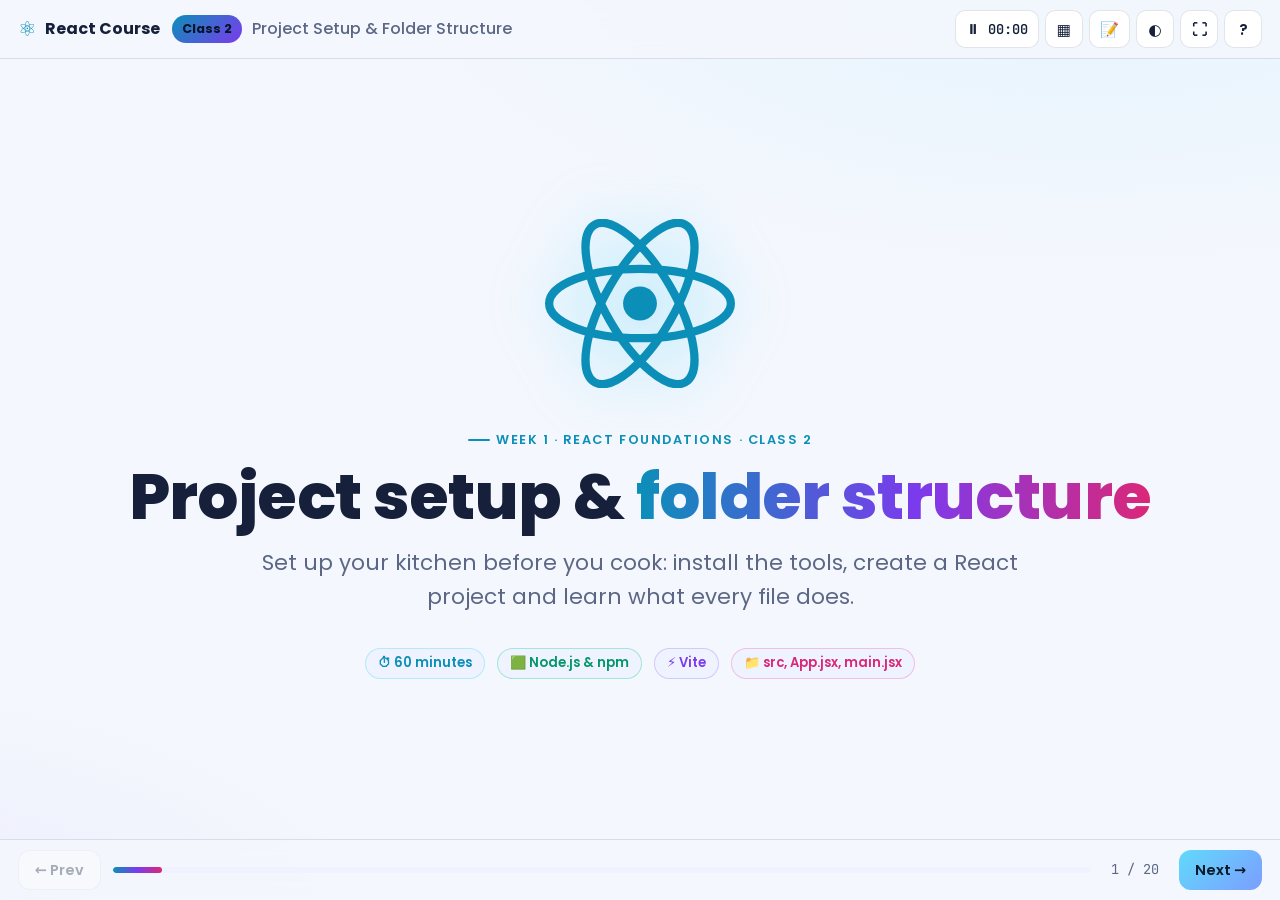
<file: React/class-02.html>
<!doctype html>
<html lang="en">

<head>
  <meta charset="utf-8">
  <meta name="viewport" content="width=device-width, initial-scale=1">
  <title>Class 2 · Project Setup &amp; Folder Structure</title>
  <link rel="stylesheet" href="assets/style.css">
  <style>
    /* --- Demo: fake terminal --- */
    .term-wrap {
      display: grid;
      grid-template-columns: 1.25fr 1fr;
      gap: 18px;
      align-items: stretch;
    }

    @media (max-width: 860px) {
      .term-wrap {
        grid-template-columns: 1fr;
      }
    }

    .term {
      background: #0a0f22;
      color: #dbe4ff;
      border-radius: 14px;
      border: 1px solid rgba(255, 255, 255, .08);
      box-shadow: var(--shadow);
      overflow: hidden;
      display: flex;
      flex-direction: column;
      min-height: 330px;
    }

    .term-head {
      display: flex;
      align-items: center;
      gap: 8px;
      padding: 8px 12px;
      font-size: .78rem;
      background: rgba(255, 255, 255, .04);
      border-bottom: 1px solid rgba(255, 255, 255, .06);
      color: #8d9bc4;
    }

    .term-body {
      flex: 1;
      padding: 14px 18px;
      font: .9rem/1.6 var(--mono);
      overflow: auto;
      max-height: 360px;
      white-space: pre-wrap;
    }

    .term-body .p {
      color: #34d399;
    }

    .term-body .c {
      color: #82d8ff;
    }

    .term-body .o {
      color: #9ba7c9;
    }

    .term-body .ok {
      color: #34d399;
      font-weight: 600;
    }

    .term-body .hi {
      color: #61dafb;
      font-weight: 600;
    }

    .term-body .cursor {
      display: inline-block;
      width: 9px;
      height: 1.1em;
      background: #dbe4ff;
      vertical-align: -3px;
      animation: blink 1s steps(1) infinite;
    }

    @keyframes blink {
      50% {
        opacity: 0;
      }
    }

    .term-side {
      display: flex;
      flex-direction: column;
      gap: 12px;
    }

    .term-steps {
      list-style: none;
      margin: 0;
      padding: 0;
      display: grid;
      gap: 8px;
    }

    .term-steps li {
      background: var(--surface);
      border: 1px solid var(--border);
      border-radius: 12px;
      padding: 10px 14px;
      font-size: .92rem;
      transition: border-color .3s, background .3s;
    }

    .term-steps li b {
      font-family: var(--mono);
      font-size: .85rem;
      display: block;
      color: var(--muted);
    }

    .term-steps li.now {
      border-color: var(--accent);
      background: var(--surface2);
    }

    .term-steps li.now b {
      color: var(--accent);
    }

    .term-steps li.done b::after {
      content: '  ✓';
      color: var(--green);
    }

    .mini-browser {
      background: #fff;
      color: #1e293b;
      border-radius: 12px;
      overflow: hidden;
      box-shadow: var(--shadow);
      opacity: .25;
      transition: opacity .5s, transform .5s;
      transform: scale(.97);
    }

    .mini-browser.live {
      opacity: 1;
      transform: none;
    }

    .mini-browser .bar {
      background: #eef1f7;
      padding: 6px 10px;
      font: .72rem var(--mono);
      color: #475569;
      border-bottom: 1px solid #dde3ee;
    }

    .mini-browser .page {
      padding: 14px;
      text-align: center;
      background: #242424;
      color: #fff;
    }

    .mini-browser .page .lg {
      font-size: 1.8rem;
    }

    .mini-browser .page b {
      display: block;
      font-size: 1.1rem;
    }

    /* --- Analogy tiles --- */
    .kitchen .icon {
      font-size: 2.4rem;
    }

    .static-code .t-tag {
      color: #ff8fab;
    }

    .house-map {
      display: grid;
      grid-template-columns: repeat(2, 1fr);
      gap: 8px;
      margin-top: 10px;
      font-size: .88rem;
    }

    .house-map span {
      background: var(--surface2);
      border: 1px solid var(--border);
      border-radius: 10px;
      padding: 6px 10px;
    }
  </style>
</head>

<body class="deck" data-class="2" data-title="Project Setup & Folder Structure" data-duration="60">
  <main class="slides">

    <!-- 1 -->
    <section class="slide title" data-title="Welcome">
      <div class="react-logo"></div>
      <div>
        <span class="kicker">Week 1 · React Foundations · Class 2</span>
        <h1>Project setup &amp; <span class="grad">folder structure</span></h1>
        <p class="lead">Set up your kitchen before you cook: install the tools, create a React project and learn what
          every file does.</p>
      </div>
      <div class="row">
        <span class="pill blue">⏱ 60 minutes</span>
        <span class="pill green">🟩 Node.js &amp; npm</span>
        <span class="pill violet">⚡ Vite</span>
        <span class="pill pink">📁 src, App.jsx, main.jsx</span>
      </div>
      <aside class="notes">
        <ul>
          <li>Press <b>T</b> to start the timer.</li>
          <li>Ask: "How many of you managed to install Node.js and VS Code?" Count hands. Those who did not will install
            during the first 15 minutes.</li>
          <li>Promise: "Today, every one of you will run a real React app on your own laptop."</li>
        </ul>
      </aside>
    </section>

    <!-- 2 -->
    <section class="slide" data-title="Today's plan">
      <header>
        <span class="kicker">Agenda</span>
        <h2>Today's plan</h2>
      </header>
      <ol class="timeline">
        <li class="step"><span class="time">00–05</span>
          <div><b>🔁 Quick recap</b><small>What is React? What is a component?</small></div>
        </li>
        <li class="step"><span class="time">05–15</span>
          <div><b>🛠️ The tools</b><small>Node.js, npm, VS Code and Vite (install if needed)</small></div>
        </li>
        <li class="step"><span class="time">15–25</span>
          <div><b>🚀 Create the project</b><small>4 commands and the development server</small></div>
        </li>
        <li class="step"><span class="time">25–40</span>
          <div><b>📁 Folder tour</b><small>src, App.jsx, main.jsx and how the app starts</small></div>
        </li>
        <li class="step"><span class="time">40–52</span>
          <div><b>🧪 Practice</b><small>Change the default heading and customize the page</small></div>
        </li>
        <li class="step"><span class="time">52–60</span>
          <div><b>✅ Troubleshooting, quiz and To Practice</b><small>Fix common errors and review</small></div>
        </li>
      </ol>
      <aside class="notes">Reveal each block with →. If many students have not installed Node.js, start the installers
        now (they take 3–5 minutes) and continue the recap while they run.</aside>
    </section>

    <!-- 3 -->
    <section class="slide" data-title="Recap: Class 1">
      <header>
        <span class="kicker">Quick recap · 00–05 min</span>
        <h2>Remember Class 1? 🤔</h2>
        <p class="lead">Tap a card after the class answers out loud.</p>
      </header>
      <div class="grid cols-4">
        <div class="flip">
          <div class="front"><span class="icon">⚛️</span>
            <h3>What is React?</h3>
          </div>
          <div class="back">
            <p>A JavaScript <b>library</b> by Meta for building <b>user interfaces</b>.</p>
          </div>
        </div>
        <div class="flip">
          <div class="front"><span class="icon">🧱</span>
            <h3>What is a component?</h3>
          </div>
          <div class="back">
            <p>A <b>reusable piece of UI</b>, like a LEGO brick: Navbar, ProductCard, Footer.</p>
          </div>
        </div>
        <div class="flip">
          <div class="front"><span class="icon">📱</span>
            <h3>Declarative UI?</h3>
          </div>
          <div class="back">
            <p>Say <b>what</b> you want (like booking a cab), not every step of <b>how</b>.</p>
          </div>
        </div>
        <div class="flip">
          <div class="front"><span class="icon">🧠</span>
            <h3>Virtual DOM?</h3>
          </div>
          <div class="back">
            <p>React compares old vs new in memory and updates <b>only what changed</b>.</p>
          </div>
        </div>
      </div>
      <div class="callout info step">
        <p>Last class we ran 4 magic commands without explaining them. <b>Today we open the box</b> and see what each
          one does.</p>
      </div>
      <aside class="notes">Pick a different student for each card. Accept answers in their own words. Keep this to 4–5
        minutes.</aside>
    </section>

    <!-- 4 -->
    <section class="slide" data-title="Hook: set up the kitchen">
      <header class="center">
        <span class="kicker">Think first</span>
        <h2>What do you need before you cook <span class="grad">biryani</span>? 🍛</h2>
        <p class="lead">You can't cook without a kitchen. You can't build a React app without a developer setup.</p>
      </header>
      <div class="grid cols-4 kitchen">
        <div class="card hover step"><span class="icon">🔥</span>
          <h3>A stove</h3>
          <p class="muted"><b>Node.js</b> runs JavaScript on your computer.</p>
        </div>
        <div class="card hover step"><span class="icon">🛒</span>
          <h3>Groceries</h3>
          <p class="muted"><b>npm</b> brings ready-made code packages, like React.</p>
        </div>
        <div class="card hover step"><span class="icon">🔪</span>
          <h3>Knife &amp; board</h3>
          <p class="muted"><b>VS Code</b> is where you write and edit code.</p>
        </div>
        <div class="card hover step"><span class="icon">📖</span>
          <h3>A recipe kit</h3>
          <p class="muted"><b>Vite</b> creates the project and serves it fast.</p>
        </div>
      </div>
      <div class="callout tip step">
        <p>Good news: you set up the kitchen <b>once</b>. After today, every new React project takes about 1 minute to
          create.</p>
      </div>
      <aside class="notes">
        <ul>
          <li>Ask the class to shout out what they need to cook. Map each answer to a tool.</li>
          <li>This mapping (stove, groceries, knife, recipe kit) is the backbone of today's class. Come back to it
            often.</li>
        </ul>
      </aside>
    </section>

    <!-- 5 -->
    <section class="slide" data-title="Node.js">
      <div class="split">
        <div>
          <span class="kicker">Tool 1 · 05–15 min</span>
          <h2>Node.js 🟩</h2>
          <p class="lead"><b style="color:var(--text)">Node.js lets JavaScript run outside the browser</b>, directly on
            your computer.</p>
          <ul class="checklist">
            <li class="step">Before Node, JavaScript could only run <b>inside</b> a browser like Chrome</li>
            <li class="step">With Node, JavaScript can run tools on your laptop: create projects, start servers, build
              apps</li>
            <li class="step">Vite and npm are <b>written in JavaScript</b>, so they need Node to run</li>
            <li class="step">Always install the <b>LTS</b> version (Long Term Support = stable)</li>
          </ul>
        </div>
        <div class="stack">
          <div class="analogy step">
            <span class="big-emoji">👩‍🍳</span>
            <h3>A chef who leaves the restaurant</h3>
            <p>JavaScript was a chef who could only cook in <b>one kitchen</b>: the browser.</p>
            <p>Node.js gives the chef a <b>portable stove</b>, so now JavaScript can cook anywhere, even on your laptop.
            </p>
          </div>
          <script type="text/x-code" data-lang="bash" class="step">
          # Check that Node.js is installed
          $ node -v
          v22.11.0
          # npm comes free with Node
          $ npm -v
          10.9.0
        </script>
        </div>
      </div>
      <aside class="notes">
        <ul>
          <li>Open a terminal and run <code>node -v</code> live. Any version 20 or above is fine. Your numbers may
            differ from the slide.</li>
          <li>If students see "not recognized", they need to install Node or restart the terminal (see the
            troubleshooting slide).</li>
        </ul>
      </aside>
    </section>

    <!-- 6 -->
    <section class="slide" data-title="npm">
      <header>
        <span class="kicker">Tool 2</span>
        <h2>npm: the grocery delivery app for code 🛵</h2>
        <p class="lead"><b style="color:var(--text)">npm (Node Package Manager)</b> downloads code that other developers
          wrote and shared, called <b style="color:var(--text)">packages</b>.</p>
      </header>
      <div class="split">
        <div class="analogy" data-label="🛒 Real-life example">
          <span class="big-emoji">🛵</span>
          <h3>Like ordering on a grocery app</h3>
          <p>You don't grow your own rice and onions. You order them and they arrive at your door.</p>
          <p>You don't write React from scratch. You type <code>npm install</code> and React arrives in your project.
          </p>
        </div>
        <div class="stack">
          <div class="card step"><span class="icon">📝</span><b>package.json</b> = your <b>shopping list</b>. It lists
            the packages your project needs.</div>
          <div class="card step"><span class="icon">🥫</span><b>node_modules</b> = your <b>pantry</b>. The downloaded
            packages are stored here.</div>
          <div class="card step"><span class="icon">📦</span><b>npm install</b> = <b>place the order</b>. It reads the
            list and fills the pantry.</div>
          <div class="card step"><span class="icon">▶️</span><b>npm run dev</b> = <b>start cooking</b>. It runs a script
            written in package.json.</div>
        </div>
      </div>
      <aside class="notes">Mention that npm has more than 2 million packages. Ask: "If the pantry is lost, can we get it
        back?" Yes, just run <code>npm install</code> again, because the shopping list (package.json) is still there.
        That is why we never share node_modules.</aside>
    </section>

    <!-- 7 -->
    <section class="slide" data-title="Install Node.js and VS Code">
      <header>
        <span class="kicker">Setup</span>
        <h2>Install Node.js and VS Code 💻</h2>
        <p class="lead">Do this once. If you already did it at home, help your neighbour!</p>
      </header>
      <div class="grid cols-2">
        <div class="card accent">
          <span class="icon">🟩</span>
          <h3>Node.js</h3>
          <ul class="checklist">
            <li class="step">Go to <b>nodejs.org</b> and download the <b>LTS</b> version</li>
            <li class="step">Run the installer and click <b>Next</b> with the default options</li>
            <li class="step"><b>Close and reopen</b> the terminal (very important!)</li>
            <li class="step">Check: <code>node -v</code> and <code>npm -v</code> show version numbers</li>
          </ul>
        </div>
        <div class="card">
          <span class="icon">📘</span>
          <h3>VS Code</h3>
          <ul class="checklist">
            <li class="step">Go to <b>code.visualstudio.com</b> and install it</li>
            <li class="step">Open the built-in terminal with <kbd>Ctrl</kbd> + <kbd>`</kbd></li>
            <li class="step">Install extensions: <b>ES7+ React snippets</b> and <b>Prettier</b></li>
            <li class="step">Turn on <b>Auto Save</b> (File menu → Auto Save)</li>
          </ul>
        </div>
      </div>
      <div class="callout warn step">
        <p>On Windows, if <code>npm</code> commands are blocked in PowerShell, use <b>Command Prompt</b> or <b>Git
            Bash</b> as the terminal in VS Code instead.</p>
      </div>
      <aside class="notes">
        <ul>
          <li>Walk around while students install. Pair a student who has it working with one who does not.</li>
          <li>The PowerShell "running scripts is disabled" error is common on Windows. Switching the VS Code terminal to
            Command Prompt is the quickest fix for class.</li>
        </ul>
      </aside>
    </section>

    <!-- 8 -->
    <section class="slide" data-title="Vite and the 4 commands">
      <header>
        <span class="kicker">Tool 3 · 15–25 min</span>
        <h2>Vite ⚡ creates the project in 4 commands</h2>
        <p class="lead"><b style="color:var(--text)">Vite</b> (French for "fast", say "veet") is a build tool. It
          creates a ready-made React project and runs it instantly.</p>
      </header>
      <div class="split">
        <script type="text/x-code" data-lang="bash" data-hl="2,4,6,8">
        # 1. Create a new React project called my-app
        $ npm create vite@latest my-app -- --template react
        # 2. Go into the project folder
        $ cd my-app
        # 3. Download React and friends into node_modules
        $ npm install
        # 4. Start the development server
        $ npm run dev
      </script>
        <table class="table">
          <tr>
            <th>Command</th>
            <th>In simple words</th>
          </tr>
          <tr class="step">
            <td><code>npm create vite@latest</code></td>
            <td>"Vite, please give me a new React kitchen called <b>my-app</b>."</td>
          </tr>
          <tr class="step">
            <td><code>cd my-app</code></td>
            <td>"Walk into that kitchen." (cd = change directory)</td>
          </tr>
          <tr class="step">
            <td><code>npm install</code></td>
            <td>"Fill the pantry." Downloads everything in package.json.</td>
          </tr>
          <tr class="step">
            <td><code>npm run dev</code></td>
            <td>"Start cooking." Opens the app at <code>localhost:5173</code>.</td>
          </tr>
        </table>
      </div>
      <div class="callout tip step">
        <p>If Vite asks extra questions (like "Select a variant"), choose <b>JavaScript</b> and accept the defaults. You
          only run step 1 once per project. Next time, just <code>cd</code> into the folder and run
          <code>npm run dev</code>.
        </p>
      </div>
      <aside class="notes">
        <ul>
          <li>Type these live in VS Code's terminal. The <code>--</code> in step 1 passes the
            <code>--template react</code> option through to Vite.
          </li>
          <li>Common mistake: students run <code>npm install</code> before <code>cd my-app</code>. It fails because
            there is no package.json in the outer folder.</li>
        </ul>
      </aside>
    </section>

    <!-- 9 -->
    <section class="slide" data-title="Demo: watch the terminal" id="termDemo">
      <header>
        <span class="kicker">Live demo</span>
        <h2>Watch the terminal work 🖥️</h2>
        <p class="lead">Click <b style="color:var(--text)">Run next command</b> and read what the terminal prints at
          each step.</p>
      </header>
      <div class="term-wrap">
        <div class="term">
          <div class="term-head"><span class="dots"><i></i><i></i><i></i></span><span
              style="font-family:var(--mono)">Terminal · C:\Users\Priya\projects</span></div>
          <div class="term-body" aria-live="polite"></div>
        </div>
        <div class="term-side">
          <ol class="term-steps">
            <li><b>1 · npm create vite@latest ...</b>Creates the my-app folder with starter files</li>
            <li><b>2 · cd my-app</b>Moves the terminal into the project</li>
            <li><b>3 · npm install</b>Downloads packages into node_modules</li>
            <li><b>4 · npm run dev</b>Starts the development server</li>
          </ol>
          <div class="row">
            <button class="btn primary" data-t="next">▶ Run next command</button>
            <button class="btn small" data-t="reset">↺ Reset</button>
          </div>
          <div class="mini-browser">
            <div class="bar">🌐 http://localhost:5173/</div>
            <div class="page">
              <div class="lg">⚡ ⚛️</div><b>Vite + React</b><small>count is 0</small>
            </div>
          </div>
        </div>
      </div>
      <aside class="notes">
        <ul>
          <li>Click once per command and pause. Ask: "What do you think will happen?" before each click.</li>
          <li>On step 3, point out "added 150+ packages". That is the pantry filling up.</li>
          <li>On step 4, the browser preview lights up. Highlight the "Local" address: that is where students open their
            app.</li>
        </ul>
      </aside>
    </section>

    <!-- 10 -->
    <section class="slide" data-title="Dev server and hot reload">
      <header>
        <span class="kicker">Development server</span>
        <h2>The dev server: your <span class="grad">rehearsal stage</span> 🎭</h2>
      </header>
      <div class="split">
        <div class="analogy" data-label="🎭 Real-life example">
          <span class="big-emoji">🎭</span>
          <h3>Rehearsal before the college fest</h3>
          <p>Before the real show, you rehearse on stage. Only your team watches, and you can fix mistakes instantly.
          </p>
          <p><b>npm run dev</b> is the rehearsal stage. The app runs only on <b>your laptop</b>
            (<code>localhost</code>), and every change shows up immediately.</p>
        </div>
        <div class="stack">
          <div class="card step"><span class="icon">🏠</span><b>localhost:5173</b>: "localhost" means <i>this
              computer</i>, and 5173 is the door number (port) Vite uses.</div>
          <div class="card step"><span class="icon">🔥</span><b>Hot reload (HMR)</b>: save a file and the browser
            updates in under a second, without a full refresh.</div>
          <div class="card step"><span class="icon">⏹️</span><b>Stop the server</b> with <kbd>Ctrl</kbd> + <kbd>C</kbd>
            in the terminal. Keep the terminal open while you work!</div>
        </div>
      </div>
      <div class="callout info step">
        <p>Later, <code>npm run build</code> makes the <b>final show</b> version (in a <code>dist</code> folder) that
          you can put on the internet. We'll do that at the end of the course.</p>
      </div>
      <aside class="notes">Demonstrate hot reload live: put VS Code and the browser side by side, change the heading,
        press <kbd>Ctrl</kbd>+<kbd>S</kbd>. The class should see the page update without a reload. Then stop the server
        with Ctrl+C and refresh the browser to show it no longer works.</aside>
    </section>

    <!-- 11 -->
    <section class="slide" data-title="Folder tour">
      <header>
        <span class="kicker">Folder tour · 25–40 min</span>
        <h2>Inside <code>my-app</code>: a tour of the house 🏠</h2>
        <p class="lead">Click any file or folder to see what it does.</p>
      </header>
      <div class="explorer">
        <ul class="tree">
          <li><span
              data-info="The whole project. Think of it as <b>your house</b>. Everything for this app lives inside it.">📁
              my-app/</span>
            <ul>
              <li><span
                  data-info="<b>The storeroom.</b> All downloaded packages (React, Vite and hundreds more) live here. It is huge, so never edit it and never copy or share it. You can always recreate it with <code>npm install</code>.">📁
                  node_modules/</span></li>
              <li><span
                  data-info="<b>The front verandah.</b> Files here are served exactly as they are, like images and icons (for example <code>vite.svg</code>). Use it for things that never change.">📁
                  public/</span></li>
              <li><span
                  data-info="<b>The living room, where you spend 99% of your time.</b> src means <i>source</i>. All your components, CSS and logic go here.">📁
                  src/</span>
                <ul>
                  <li><span data-info="Images and logos that your components import, like <code>react.svg</code>.">📁
                      assets/</span></li>
                  <li><span
                      data-info="<b>The main room.</b> App is the top component, the parent of every other component. When you change the page, you usually start here.">⚛️
                      App.jsx</span></li>
                  <li><span data-info="Styles for the App component. Delete or replace what you don't need.">🎨
                      App.css</span></li>
                  <li><span
                      data-info="<b>The main switch / entry point.</b> It finds the <code>#root</code> div in index.html and tells React to draw <code>&lt;App /&gt;</code> inside it. You rarely edit this file.">🔌
                      main.jsx</span></li>
                  <li><span data-info="Global styles that apply to the whole page, like fonts and background colour.">🎨
                      index.css</span></li>
                </ul>
              </li>
              <li><span
                  data-info="<b>The front door.</b> The only real HTML page. It has an empty <code>&lt;div id=&quot;root&quot;&gt;</code> and loads <code>src/main.jsx</code>. React fills the empty div.">🌐
                  index.html</span></li>
              <li><span
                  data-info="<b>The shopping list and ID card.</b> Project name, the packages it needs (react, react-dom) and scripts like <code>dev</code> and <code>build</code>.">📦
                  package.json</span></li>
              <li><span
                  data-info="The exact versions that were installed, so everyone on the team gets the same packages. Never edit it by hand.">🔒
                  package-lock.json</span></li>
              <li><span
                  data-info="<b>The settings box for Vite.</b> It tells Vite to use the React plugin. Beginners rarely need to touch it.">⚙️
                  vite.config.js</span></li>
              <li><span data-info="Rules for ESLint, a tool that warns you about mistakes in your code.">🧹
                  eslint.config.js</span></li>
              <li><span data-info="Tells Git which files NOT to upload, such as <code>node_modules</code>.">🙈
                  .gitignore</span></li>
              <li><span data-info="Notes about the project. A good place to describe your app.">📄 README.md</span></li>
            </ul>
          </li>
        </ul>
        <div class="stack">
          <div class="card explorer-info">
            <h3>👈 Click a file</h3>
            <p class="muted">Start with <b>src</b>, <b>App.jsx</b> and <b>main.jsx</b>. Those are the three you must
              know today.</p>
          </div>
          <div class="analogy" data-label="🏠 Real-life example">
            <p><b>The project is a house.</b> Each folder is a room with one job.</p>
            <div class="house-map">
              <span>🚪 index.html = front door</span>
              <span>🔌 main.jsx = main switch</span>
              <span>🛋️ src = living room</span>
              <span>⭐ App.jsx = main room</span>
              <span>📦 node_modules = storeroom</span>
              <span>📝 package.json = shopping list</span>
            </div>
          </div>
        </div>
      </div>
      <aside class="notes">
        <ul>
          <li>Open the same folder in VS Code at the same time, so students connect the slide to their screen.</li>
          <li>Ask: "Which folder will we work in most?" (src). "Which folder must we never touch?" (node_modules).</li>
          <li>Common mistake: students create new components outside <code>src</code>. Vite will not find them there.
          </li>
        </ul>
      </aside>
    </section>

    <!-- 12 -->
    <section class="slide" data-title="How the app starts">
      <header>
        <span class="kicker">How it connects</span>
        <h2>How does the app reach the screen? 🔗</h2>
        <p class="lead">Four files pass the baton, like a relay race.</p>
      </header>
      <div class="flow">
        <div class="node step"><span class="icon">🌐</span><b>index.html</b><small>has an empty
            <code>&lt;div id="root"&gt;</code></small></div>
        <div class="arrow step">→</div>
        <div class="node step"><span class="icon">🔌</span><b>main.jsx</b><small>finds #root, renders &lt;App
            /&gt;</small></div>
        <div class="arrow step">→</div>
        <div class="node step"><span class="icon">⚛️</span><b>App.jsx</b><small>returns the JSX for the page</small>
        </div>
        <div class="arrow step">→</div>
        <div class="node step" style="border-color:var(--accent)"><span class="icon">🖥️</span><b>Screen</b><small>you
            see the page</small></div>
      </div>
      <div class="tabs step">
        <div class="tab" data-label="index.html">
          <div class="code static-code">
            <div class="code-head"><span class="dots"><i></i><i></i><i></i></span><span class="file">index.html</span>
            </div>
            <pre><code><span class="line"><span class="t-tag">&lt;!doctype html&gt;</span></span><span class="line"><span class="t-tag">&lt;html</span> <span class="t-attr">lang</span>=<span class="t-str">"en"</span><span class="t-tag">&gt;</span></span><span class="line">  <span class="t-tag">&lt;head&gt;</span></span><span class="line">    <span class="t-tag">&lt;title&gt;</span>Vite + React<span class="t-tag">&lt;/title&gt;</span></span><span class="line">  <span class="t-tag">&lt;/head&gt;</span></span><span class="line">  <span class="t-tag">&lt;body&gt;</span></span><span class="line hl">    <span class="t-tag">&lt;div</span> <span class="t-attr">id</span>=<span class="t-str">"root"</span><span class="t-tag">&gt;&lt;/div&gt;</span>   <span class="t-com">&lt;!-- empty box, React fills it --&gt;</span></span><span class="line hl">    <span class="t-tag">&lt;script</span> <span class="t-attr">type</span>=<span class="t-str">"module"</span> <span class="t-attr">src</span>=<span class="t-str">"/src/main.jsx"</span><span class="t-tag">&gt;&lt;/script&gt;</span></span><span class="line">  <span class="t-tag">&lt;/body&gt;</span></span><span class="line"><span class="t-tag">&lt;/html&gt;</span></span></code></pre>
          </div>
        </div>
        <div class="tab" data-label="src/main.jsx">
          <script type="text/x-code" data-file="src/main.jsx" data-hl="6-10">
          import { StrictMode } from "react";
          import { createRoot } from "react-dom/client";
          import "./index.css";
          import App from "./App.jsx";

          createRoot(document.getElementById("root")).render(
            <StrictMode>
              <App />
            </StrictMode>
          );
        </script>
        </div>
        <div class="tab" data-label="src/App.jsx">
          <script type="text/x-code" data-file="src/App.jsx" data-hl="3">
          function App() {
            return (
              <h1>Hello from App.jsx 👋</h1>
            );
          }

          export default App;
        </script>
        </div>
      </div>
      <aside class="notes">
        <ul>
          <li>Reveal the flow first, then click each tab in order: index.html → main.jsx → App.jsx.</li>
          <li><b>createRoot</b>: "React, take control of this empty div." <b>render</b>: "Draw App inside it."</li>
          <li><b>StrictMode</b> is a helper that warns about problems during development. It does not show anything on
            screen.</li>
          <li>Ask: "If I delete <code>&lt;div id="root"&gt;</code> from index.html, what happens?" (Blank page, because
            React has nowhere to draw.)</li>
        </ul>
      </aside>
    </section>

    <!-- 13 -->
    <section class="slide" data-title="App.jsx vs main.jsx">
      <header>
        <span class="kicker">Key files</span>
        <h2><code>main.jsx</code> vs <code>App.jsx</code></h2>
      </header>
      <div class="grid cols-2">
        <div class="card">
          <span class="icon">🔌</span>
          <h3>main.jsx: the main switch</h3>
          <ul class="clean">
            <li>The <b>entry point</b>: the first JavaScript file that runs</li>
            <li>Connects React to the <code>#root</code> div in index.html</li>
            <li>Renders <code>&lt;App /&gt;</code> once</li>
            <li>You <b>rarely</b> change it</li>
          </ul>
        </div>
        <div class="card accent">
          <span class="icon">⚛️</span>
          <h3>App.jsx: the main room</h3>
          <ul class="clean">
            <li>The <b>root component</b>: the parent of all others</li>
            <li>Returns the JSX you see on the page</li>
            <li>Ends with <code>export default App</code> so main.jsx can import it</li>
            <li>You change it <b>all the time</b></li>
          </ul>
        </div>
      </div>
      <div class="analogy step" data-label="📺 Real-life example">
        <p><b>A TV:</b> <code>main.jsx</code> is the <b>power button</b>. You press it once to turn the TV on.
          <code>App.jsx</code> is the <b>channel</b> you watch. You change channels (the content) all day, but you don't
          keep rewiring the power button.
        </p>
      </div>
      <aside class="notes">This slide answers the To Practice question "Identify the purpose of App.jsx and main.jsx".
        Ask 2 students to explain it back in their own words before moving on.</aside>
    </section>

    <!-- 14 -->
    <section class="slide" data-title="Playground: the starter page">
      <header>
        <span class="kicker">Live coding · Try it!</span>
        <h2>This is the default Vite page ✨</h2>
        <p class="lead">This playground acts like <code>src/App.jsx</code>. Change the text and watch the preview
          update, just like hot reload.</p>
      </header>
      <div class="playground" data-height="420">
        <script type="text/x-playground">
        import { useState } from "react";
        import "./App.css";

        function App() {
          const [count, setCount] = useState(0);

          return (
            <div className="page">
              <div className="logos">⚡ ⚛️</div>
              <h1>Vite + React</h1>
              <div className="box">
                <button onClick={() => setCount(count + 1)}>
                  count is {count}
                </button>
                <p>Edit <code>src/App.jsx</code> and save to test HMR</p>
              </div>
              <p className="docs">Click on the Vite and React logos to learn more</p>
            </div>
          );
        }

        export default App;
      </script>
        <script type="text/x-playground-css">
        body { background: #242424; color: rgba(255,255,255,.87); }
        .page { text-align: center; padding-top: 10px; }
        .logos { font-size: 3.4rem; letter-spacing: 12px; }
        h1 { font-size: 2.4rem; }
        .box { padding: 12px; }
        button { background: #1a1a1a; border: 1px solid #646cff; }
        code { background: #333; padding: 2px 6px; border-radius: 6px; }
        .docs { color: #888; }
      </script>
      </div>
      <aside class="notes">
        <ul>
          <li>Change "Vite + React" to "My First React App". The preview updates by itself.</li>
          <li>Click the count button a few times. We'll learn how <code>useState</code> works in Class 7. Today, just
            enjoy it.</li>
          <li>Point out <code>export default App;</code> at the bottom. main.jsx imports it.</li>
        </ul>
      </aside>
    </section>

    <!-- 15 -->
    <section class="slide" data-title="Exercise: change the heading">
      <header>
        <span class="kicker">Class exercise · 40–52 min</span>
        <h2>🧪 Run the app and change the default heading</h2>
      </header>
      <div class="grid cols-4">
        <div class="card"><span class="icon">1️⃣</span>Run the <b>4 commands</b> and open <code>localhost:5173</code>
        </div>
        <div class="card"><span class="icon">2️⃣</span>Open <code>src/App.jsx</code> in VS Code</div>
        <div class="card"><span class="icon">3️⃣</span>Change <b>"Vite + React"</b> to your own heading and <b>save</b>
        </div>
        <div class="card"><span class="icon">⭐</span><b>Extra:</b> customize the welcome page (no laptop? use the
          playground)</div>
      </div>
      <div class="playground" data-height="340">
        <script type="text/x-playground">
        function App() {
          return (
            <div className="card">
              {/* TODO 1: change this heading to your own, e.g. "Rahul's React Lab" */}
              <h1>Vite + React</h1>

              {/* TODO 2: write one line about yourself */}
              <p>Edit src/App.jsx and save to test HMR</p>

              {/* TODO 3: change the button text and the alert message */}
              <button onClick={() => alert("Hello!")}>Click me</button>
            </div>
          );
        }

        export default App;
      </script>
      </div>
      <aside class="notes">
        <ul>
          <li>Students with a working laptop do it in VS Code. Others use the playground.</li>
          <li>Common mistakes: forgetting to save (turn on Auto Save), deleting the closing <code>&lt;/h1&gt;</code>,
            editing <code>index.html</code> instead of <code>App.jsx</code>, closing the terminal (the server stops).
          </li>
          <li>Check: everyone should see their own heading in the browser before moving on.</li>
        </ul>
      </aside>
    </section>

    <!-- 16 -->
    <section class="slide" data-title="Troubleshooting">
      <header>
        <span class="kicker">Common mistakes</span>
        <h2>🩺 Troubleshooting: when it doesn't work</h2>
      </header>
      <table class="table">
        <tr>
          <th>You see…</th>
          <th>Why it happens</th>
          <th>Fix</th>
        </tr>
        <tr class="step">
          <td><code>'npm' is not recognized</code></td>
          <td>Node.js is not installed, or the terminal was open during installation</td>
          <td>Install Node LTS, then <b>close and reopen</b> the terminal (or restart VS Code)</td>
        </tr>
        <tr class="step">
          <td><code>Could not read package.json</code> / <code>ENOENT</code></td>
          <td>You forgot <code>cd my-app</code>, so you are in the wrong folder</td>
          <td>Run <code>cd my-app</code> first. Check the folder name in the terminal</td>
        </tr>
        <tr class="step">
          <td><code>Port 5173 is in use, trying another one...</code></td>
          <td>Another dev server is already running</td>
          <td>Use the new address it prints (e.g. 5174), or stop the old one with <kbd>Ctrl</kbd>+<kbd>C</kbd></td>
        </tr>
        <tr class="step">
          <td><code>vite is not recognized</code></td>
          <td>You skipped <code>npm install</code></td>
          <td>Run <code>npm install</code>, then <code>npm run dev</code></td>
        </tr>
        <tr class="step">
          <td>Page does not change after editing</td>
          <td>File not saved, or you edited the wrong file</td>
          <td>Press <kbd>Ctrl</kbd>+<kbd>S</kbd>. Edit <code>src/App.jsx</code></td>
        </tr>
        <tr class="step">
          <td>"This site can't be reached"</td>
          <td>The terminal running the server was closed</td>
          <td>Run <code>npm run dev</code> again and keep it open</td>
        </tr>
      </table>
      <aside class="notes">Read each error aloud and ask the class to guess the fix before revealing it. Tell students:
        "Errors are not failures. They are clues. Read the message slowly."</aside>
    </section>

    <!-- 17 -->
    <section class="slide" data-title="Quick quiz">
      <header>
        <span class="kicker">Recap · 52–60 min</span>
        <h2>⚡ Quick quiz</h2>
      </header>
      <div class="grid cols-3">
        <div class="quiz" data-answer="c">
          <p class="q">1. What does Node.js do?</p>
          <div class="opts">
            <button data-opt="a">Designs the UI</button>
            <button data-opt="b">Stores data in the cloud</button>
            <button data-opt="c">Runs JavaScript outside the browser</button>
          </div>
          <p class="explain">✅ Node is the <b>portable stove</b> that lets tools like npm and Vite run on your laptop.
          </p>
        </div>
        <div class="quiz" data-answer="a">
          <p class="q">2. Which file connects React to the <code>#root</code> div?</p>
          <div class="opts">
            <button data-opt="a">main.jsx</button>
            <button data-opt="b">App.css</button>
            <button data-opt="c">package.json</button>
          </div>
          <p class="explain">✅ <b>main.jsx</b> calls <code>createRoot(...).render(&lt;App /&gt;)</code>.</p>
        </div>
        <div class="quiz" data-answer="b">
          <p class="q">3. Which command starts the development server?</p>
          <div class="opts">
            <button data-opt="a">npm install</button>
            <button data-opt="b">npm run dev</button>
            <button data-opt="c">cd my-app</button>
          </div>
          <p class="explain">✅ <b>npm run dev</b> starts the rehearsal stage at <code>localhost:5173</code>.</p>
        </div>
      </div>
      <aside class="notes">Show of hands first, then click. If many get Q2 wrong, go back to the relay-race flow slide.
      </aside>
    </section>

    <!-- 18 -->
    <section class="slide" data-title="Recap">
      <header>
        <span class="kicker">Recap</span>
        <h2>Today you learned… ✅</h2>
      </header>
      <div class="grid cols-3">
        <div class="flip">
          <div class="front"><span class="icon">🟩</span>
            <h3>Node.js</h3>
          </div>
          <div class="back">
            <p>Runs JavaScript on your computer. The <b>stove</b> of our kitchen.</p>
          </div>
        </div>
        <div class="flip">
          <div class="front"><span class="icon">📦</span>
            <h3>npm</h3>
          </div>
          <div class="back">
            <p>Downloads packages listed in <b>package.json</b> into <b>node_modules</b>.</p>
          </div>
        </div>
        <div class="flip">
          <div class="front"><span class="icon">⚡</span>
            <h3>Vite</h3>
          </div>
          <div class="back">
            <p>Creates the React project and runs a fast dev server with hot reload.</p>
          </div>
        </div>
        <div class="flip">
          <div class="front"><span class="icon">🛋️</span>
            <h3>src</h3>
          </div>
          <div class="back">
            <p>The folder where <b>all your code</b> lives.</p>
          </div>
        </div>
        <div class="flip">
          <div class="front"><span class="icon">🔌</span>
            <h3>main.jsx</h3>
          </div>
          <div class="back">
            <p>Entry point. Renders <code>&lt;App /&gt;</code> into <code>#root</code>.</p>
          </div>
        </div>
        <div class="flip">
          <div class="front"><span class="icon">⚛️</span>
            <h3>App.jsx</h3>
          </div>
          <div class="back">
            <p>The root component. What it returns is what you see.</p>
          </div>
        </div>
      </div>
      <aside class="notes">Ask students to explain each card before flipping it. Especially check main.jsx vs App.jsx,
        because it is part of the To Practice.</aside>
    </section>

    <!-- 19 -->
    <section class="slide" data-title="To Practice">
      <header>
        <span class="kicker">To Practice</span>
        <h2>📚 To Practice</h2>
      </header>
      <div class="grid cols-2">
        <div class="card accent">
          <span class="icon">🏠</span>
          <h3>Main task: customize the welcome page</h3>
          <p>In your own Vite project, replace the default page in <code>App.jsx</code> with:</p>
          <ul class="checklist">
            <li>A <b>heading</b> with your name</li>
            <li>A short <b>paragraph</b> about you</li>
            <li>A <b>button</b> that shows an alert</li>
          </ul>
        </div>
        <div class="card">
          <span class="icon">✍️</span>
          <h3>Explain in your own words</h3>
          <p>Write 2–3 lines each in your notebook:</p>
          <ul class="checklist">
            <li>What is the purpose of <b>App.jsx</b>?</li>
            <li>What is the purpose of <b>main.jsx</b>?</li>
            <li>Bonus: why do we never share <b>node_modules</b>?</li>
          </ul>
        </div>
      </div>
      <div class="callout info">
        <p><b>Next class:</b> JSX and JavaScript expressions. We'll put variables inside the page with
          <code>{curly braces}</code> and learn the rules of JSX. ✍️
        </p>
      </div>
      <aside class="notes">Remind students: to restart their project at home, open the folder in VS Code, open the
        terminal and run only <code>npm run dev</code>. No need to create it again.</aside>
    </section>

    <!-- 20 -->
    <section class="slide title" data-title="Thank you">
      <div class="react-logo"></div>
      <h1>Thank you! <span class="grad">Questions?</span></h1>
      <p class="lead">"Set up the kitchen once, then cook something new every day." 🍳</p>
      <div class="row">
        <a class="btn" href="index.html">📋 Course plan</a>
        <a class="btn primary" href="class-03.html">Next: Class 3 →</a>
      </div>
      <aside class="notes">Stay back 5 minutes for students whose setup is still not working.</aside>
    </section>

  </main>

  <script src="assets/deck.js"></script>
  <script>
    /* Demo: fake terminal that types the 4 commands */
    (() => {
      const root = document.getElementById('termDemo');
      const body = root.querySelector('.term-body');
      const steps = root.querySelectorAll('.term-steps li');
      const browser = root.querySelector('.mini-browser');
      const nextBtn = root.querySelector('[data-t="next"]');
      const SCRIPT = [
        {
          cmd: 'npm create vite@latest my-app -- --template react',out: [
            ['o','Scaffolding project in C:\\Users\\Priya\\projects\\my-app...'],
            ['ok','✔ Done. Now run:'],
            ['o','  cd my-app\n  npm install\n  npm run dev']]
        },
        { cmd: 'cd my-app',out: [['o','(now inside the my-app folder)']] },
        {
          cmd: 'npm install',out: [
            ['o','Downloading packages...'],
            ['ok','added 156 packages in 12s']]
        },
        {
          cmd: 'npm run dev',out: [
            ['o','> my-app@0.0.0 dev\n> vite\n'],
            ['hi','  VITE v6.0.5  ready in 312 ms\n'],
            ['ok','  ➜  Local:   http://localhost:5173/'],
            ['o','  ➜  Network: use --host to expose']]
        }
      ];
      let i = 0,busy = false,timers = [];
      const add = (cls,text) => { const s = document.createElement('span'); s.className = cls; s.textContent = text; body.appendChild(s); return s; };
      const cursor = () => { const c = document.createElement('span'); c.className = 'cursor'; return c; };
      function prompt() {
        body.querySelectorAll('.cursor').forEach(c => c.remove());
        const dir = i >= 2 ? 'my-app' : 'projects';
        add('p',(body.textContent ? '\n' : '') + dir + ' $ ');
        body.appendChild(cursor());
        body.scrollTop = body.scrollHeight;
      }
      function reset() {
        timers.forEach(clearTimeout); timers = [];
        i = 0; busy = false; body.innerHTML = '';
        steps.forEach(s => s.classList.remove('now','done'));
        browser.classList.remove('live');
        nextBtn.disabled = false; nextBtn.textContent = '▶ Run next command';
        prompt();
      }
      function runNext() {
        if (busy || i >= SCRIPT.length) return;
        busy = true;
        const step = SCRIPT[i];
        steps.forEach((s,k) => s.classList.toggle('now',k === i));
        const c = body.querySelector('.cursor');
        const typed = add('c','');
        body.insertBefore(typed,c);
        let k = 0;
        const type = () => {
          typed.textContent = step.cmd.slice(0,++k);
          if (k < step.cmd.length) { timers.push(setTimeout(type,28)); return; }
          c.remove();
          let d = 350;
          step.out.forEach(([cls,text]) => {
            timers.push(setTimeout(() => { add(cls,'\n' + text); body.scrollTop = body.scrollHeight; },d));
            d += 450;
          });
          timers.push(setTimeout(() => {
            steps[i].classList.remove('now'); steps[i].classList.add('done');
            i++; busy = false;
            if (i === SCRIPT.length) {
              browser.classList.add('live');
              nextBtn.disabled = true; nextBtn.textContent = '✅ App is running!';
              body.appendChild(cursor());
              if (window.Deck) Deck.confetti(20);
            } else prompt();
          },d));
        };
        type();
      }
      nextBtn.addEventListener('click',runNext);
      root.querySelector('[data-t="reset"]').addEventListener('click',reset);
      reset();
    })();
  </script>
</body>

</html>
</file>
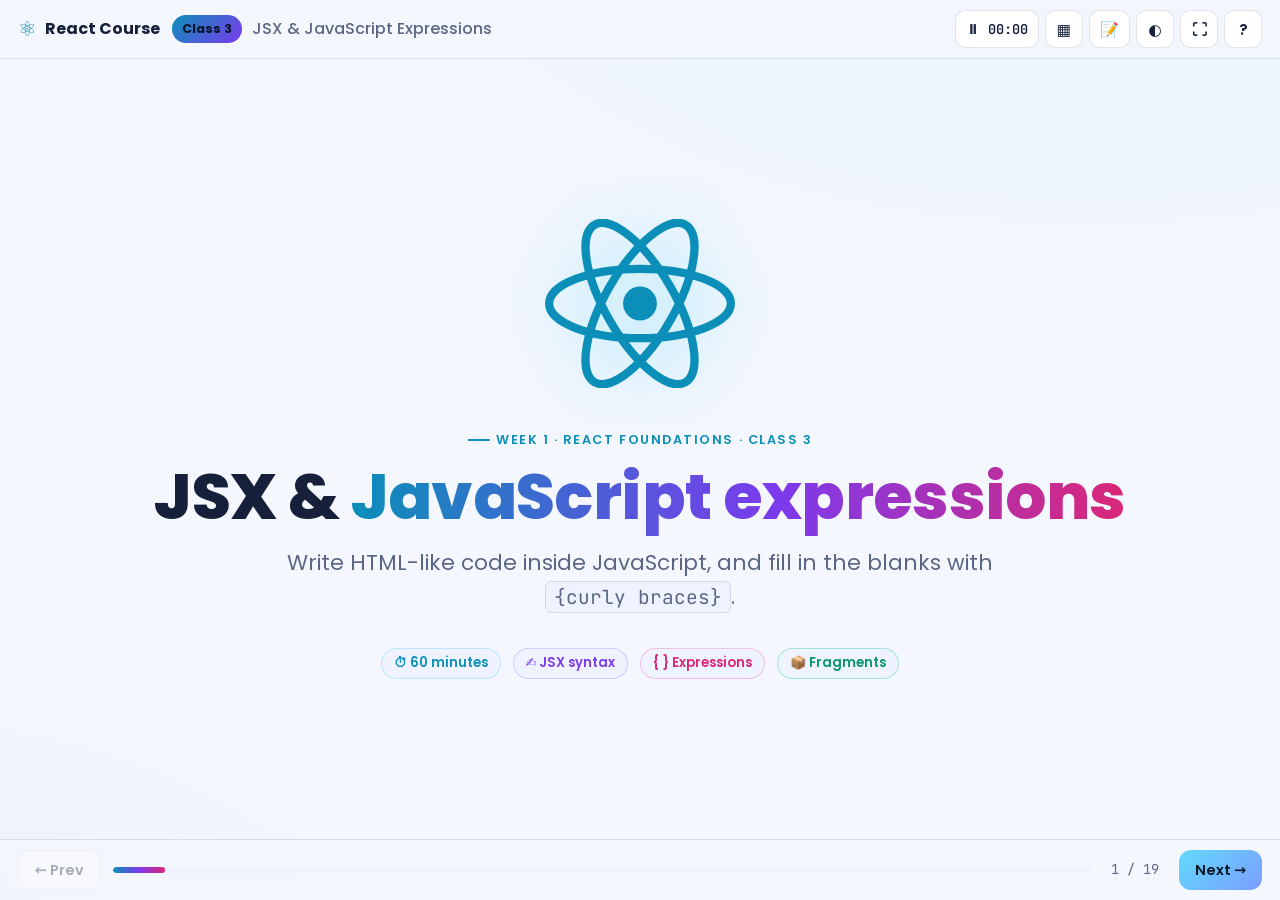
<file: React/class-03.html>
<!doctype html>
<html lang="en">

<head>
  <meta charset="utf-8">
  <meta name="viewport" content="width=device-width, initial-scale=1">
  <title>Class 3 · JSX &amp; JavaScript Expressions</title>
  <link rel="stylesheet" href="assets/style.css">
  <style>
    /* --- Demo: ID card template --- */
    .idc {
      display: grid;
      grid-template-columns: 1fr 1.1fr;
      gap: 20px;
      align-items: center;
    }

    @media (max-width: 860px) {
      .idc {
        grid-template-columns: 1fr;
      }
    }

    .id-card {
      background: linear-gradient(135deg, #1e3a8a, #6d28d9);
      color: #fff;
      border-radius: 18px;
      padding: 18px 20px;
      box-shadow: var(--shadow);
      display: grid;
      grid-template-columns: 86px 1fr;
      gap: 16px;
      align-items: center;
      max-width: 460px;
    }

    .id-card .photo {
      width: 86px;
      height: 100px;
      border-radius: 12px;
      background: rgba(255, 255, 255, .18);
      display: grid;
      place-items: center;
      font-size: 2.8rem;
    }

    .id-card .college {
      grid-column: 1 / -1;
      font-weight: 800;
      letter-spacing: .08em;
      font-size: .8rem;
      opacity: .85;
      border-bottom: 1px solid rgba(255, 255, 255, .25);
      padding-bottom: 8px;
    }

    .id-card .row-f {
      font-size: .95rem;
      margin: 3px 0;
    }

    .id-card .row-f span {
      opacity: .7;
      font-size: .8rem;
      display: inline-block;
      width: 64px;
    }

    .blank {
      background: rgba(251, 191, 36, .25);
      border-bottom: 2px dashed #fbbf24;
      padding: 0 6px;
      border-radius: 4px;
      font-weight: 700;
      transition: background .3s;
    }

    .blank.flash {
      animation: flashb .6s ease;
    }

    @keyframes flashb {
      0% {
        background: rgba(52, 211, 153, .7);
      }
    }

    .id-inputs {
      display: grid;
      gap: 10px;
    }

    .id-inputs label {
      display: grid;
      grid-template-columns: 90px 1fr;
      align-items: center;
      gap: 10px;
      font-weight: 600;
      font-size: .92rem;
    }

    .id-inputs input {
      font: 500 .95rem var(--font);
      padding: 8px 12px;
      border-radius: 10px;
      border: 1px solid var(--border);
      background: var(--surface2);
      color: var(--text);
    }

    .jsx-live {
      font: .9rem/1.7 var(--mono);
      background: var(--code-bg);
      color: var(--code-text);
      border-radius: 12px;
      padding: 12px 16px;
      white-space: pre;
      overflow: auto;
    }

    .jsx-live .b {
      color: #61dafb;
      font-weight: 700;
    }

    .jsx-live .t {
      color: #ff8fab;
    }

    .jsx-live .v {
      color: #fbbf24;
      font-style: italic;
    }

    /* --- Demo: fix the JSX --- */
    .fix-wrap {
      display: grid;
      grid-template-columns: 1.25fr 1fr;
      gap: 18px;
      align-items: start;
    }

    @media (max-width: 860px) {
      .fix-wrap {
        grid-template-columns: 1fr;
      }
    }

    .bugcode {
      background: var(--code-bg);
      color: var(--code-text);
      border-radius: 14px;
      padding: 12px 0;
      font: clamp(.8rem, 1.05vw, .95rem)/1.75 var(--mono);
      box-shadow: var(--shadow);
    }

    .bugcode .ln {
      display: block;
      padding: 0 16px 0 44px;
      position: relative;
      white-space: pre;
      cursor: pointer;
      transition: background .2s;
    }

    .bugcode .ln::before {
      content: attr(data-n);
      position: absolute;
      left: 12px;
      color: #4b5785;
      font-size: .8em;
    }

    .bugcode .ln:hover {
      background: rgba(97, 218, 251, .1);
    }

    .bugcode .ln.found {
      background: rgba(52, 211, 153, .16);
      box-shadow: inset 3px 0 0 #34d399;
    }

    .bugcode .ln.nope {
      animation: shake .4s;
      background: rgba(248, 113, 113, .15);
    }

    .bugcode .ln .fixed {
      color: #34d399;
    }

    .fix-panel {
      display: grid;
      gap: 10px;
    }

    .fix-score {
      font-weight: 700;
      font-size: 1.1rem;
    }

    .fix-score b {
      color: var(--green);
      font-size: 1.5rem;
    }

    .fix-log {
      display: grid;
      gap: 8px;
      max-height: 330px;
      overflow: auto;
    }

    .fix-log .card {
      padding: 10px 14px;
      font-size: .9rem;
      animation: fadeUp .35s ease;
    }

    .fix-log .card b {
      color: var(--green);
    }

    .tiffin {
      font-size: 2.6rem;
      letter-spacing: 6px;
    }
  </style>
</head>

<body class="deck" data-class="3" data-title="JSX & JavaScript Expressions" data-duration="60">
  <main class="slides">

    <!-- 1 -->
    <section class="slide title" data-title="Welcome">
      <div class="react-logo"></div>
      <div>
        <span class="kicker">Week 1 · React Foundations · Class 3</span>
        <h1>JSX &amp; <span class="grad">JavaScript expressions</span></h1>
        <p class="lead">Write HTML-like code inside JavaScript, and fill in the blanks with <code>{curly braces}</code>.
        </p>
      </div>
      <div class="row">
        <span class="pill blue">⏱ 60 minutes</span>
        <span class="pill violet">✍️ JSX syntax</span>
        <span class="pill pink">{ } Expressions</span>
        <span class="pill green">📦 Fragments</span>
      </div>
      <aside class="notes">
        <ul>
          <li>Start the timer with <b>T</b>.</li>
          <li>Ask: "Did everyone manage to run their Vite project at home?" Quickly help anyone who is stuck after
            class, not now.</li>
          <li>Today is mostly about <b>syntax rules</b>. Keep it playful with the "Fix the JSX" game.</li>
        </ul>
      </aside>
    </section>

    <!-- 2 -->
    <section class="slide" data-title="Today's plan">
      <header>
        <span class="kicker">Agenda</span>
        <h2>Today's plan</h2>
      </header>
      <ol class="timeline">
        <li class="step"><span class="time">00–05</span>
          <div><b>🔁 Quick recap</b><small>Node, npm, Vite, App.jsx and main.jsx</small></div>
        </li>
        <li class="step"><span class="time">05–15</span>
          <div><b>✍️ What is JSX?</b><small>HTML-like syntax inside JavaScript</small></div>
        </li>
        <li class="step"><span class="time">15–25</span>
          <div><b>{ } Curly braces</b><small>Variables and expressions inside JSX</small></div>
        </li>
        <li class="step"><span class="time">25–35</span>
          <div><b>📏 The rules of JSX</b><small>className, one root element, fragments, closing tags, camelCase</small>
          </div>
        </li>
        <li class="step"><span class="time">35–50</span>
          <div><b>🐞 Fix the JSX + practice</b><small>Spot the errors, then build a student card</small></div>
        </li>
        <li class="step"><span class="time">50–60</span>
          <div><b>✅ Quiz, recap and To Practice</b><small>Introduction card with variables</small></div>
        </li>
      </ol>
      <aside class="notes">Reveal each block with →. Mention that today's rules will be used in every single class from
        now on.</aside>
    </section>

    <!-- 3 -->
    <section class="slide" data-title="Recap: Class 2">
      <header>
        <span class="kicker">Quick recap · 00–05 min</span>
        <h2>Remember Class 2? 🛠️</h2>
      </header>
      <div class="grid cols-3">
        <div class="quiz" data-answer="b">
          <p class="q">Which command starts the dev server?</p>
          <div class="opts">
            <button data-opt="a">npm install</button>
            <button data-opt="b">npm run dev</button>
            <button data-opt="c">node -v</button>
          </div>
          <p class="explain">✅ <b>npm run dev</b> opens the app at <code>localhost:5173</code>.</p>
        </div>
        <div class="quiz" data-answer="a">
          <p class="q">Where do we write our components?</p>
          <div class="opts">
            <button data-opt="a">In the src folder</button>
            <button data-opt="b">In node_modules</button>
            <button data-opt="c">In public</button>
          </div>
          <p class="explain">✅ <b>src</b> is the living room. We never edit node_modules.</p>
        </div>
        <div class="quiz" data-answer="c">
          <p class="q">What does App.jsx do?</p>
          <div class="opts">
            <button data-opt="a">Downloads React</button>
            <button data-opt="b">Stores the package list</button>
            <button data-opt="c">Returns what we see on the page</button>
          </div>
          <p class="explain">✅ App is the <b>root component</b>. main.jsx renders it into <code>#root</code>.</p>
        </div>
      </div>
      <aside class="notes">Let students vote with fingers (1, 2, 3) before you click. Quick and energetic, 3–4 minutes.
      </aside>
    </section>

    <!-- 4 -->
    <section class="slide" data-title="Hook: fill in the blanks" id="idCard">
      <header>
        <span class="kicker">Think first</span>
        <h2>Every college ID card has the <span class="grad">same template</span> 🪪</h2>
        <p class="lead">Only the blanks change. Type in the boxes and watch the blanks fill in.</p>
      </header>
      <div class="idc">
        <div class="stack">
          <div class="id-card">
            <div class="college">🎓 SUNRISE COLLEGE OF ENGINEERING</div>
            <div class="photo">🧑‍🎓</div>
            <div>
              <div class="row-f"><span>Name</span> <b class="blank" data-f="name">Arun</b></div>
              <div class="row-f"><span>Course</span> <b class="blank" data-f="course">B.Tech CSE</b></div>
              <div class="row-f"><span>Year</span> <b class="blank" data-f="year">2</b></div>
            </div>
          </div>
          <div class="id-inputs">
            <label>Name <input data-in="name" value="Arun"></label>
            <label>Course <input data-in="course" value="B.Tech CSE"></label>
            <label>Year <input data-in="year" value="2" type="number" min="1" max="4"></label>
          </div>
        </div>
        <div class="stack">
          <div class="jsx-live" aria-live="polite"></div>
          <div class="callout tip">
            <p>The <b>template</b> is JSX. The <b>blanks</b> are <code>{curly braces}</code>. The values come from
              <b>JavaScript variables</b>.
            </p>
          </div>
        </div>
      </div>
      <aside class="notes">
        <ul>
          <li>Ask a student for their name and course, then type it in. The yellow blanks update, and the JSX on the
            right shows the variable values.</li>
          <li>Ask: "The college prints 5,000 ID cards. Do they design 5,000 cards?" No, one template with blanks. That
            is exactly how JSX with curly braces works.</li>
        </ul>
      </aside>
    </section>

    <!-- 5 -->
    <section class="slide" data-title="What is JSX?">
      <div class="split">
        <div>
          <span class="kicker">Concept · 05–15 min</span>
          <h2>What is JSX? ✍️</h2>
          <p class="lead"><b style="color:var(--text)">JSX lets us describe what the UI should look like using syntax
              that resembles HTML inside JavaScript.</b></p>
          <ul class="checklist">
            <li class="step">JSX = <b>J</b>ava<b>S</b>cript + <b>X</b>ML (HTML-like tags)</li>
            <li class="step">It <b>looks</b> like HTML, but it is <b>not</b> HTML</li>
            <li class="step">The browser can't read JSX directly. <b>Vite (with Babel)</b> converts it to plain
              JavaScript</li>
            <li class="step">Because it is JavaScript, we can mix in <b>variables and logic</b></li>
          </ul>
        </div>
        <div class="stack">
          <div class="analogy step" data-label="🗣️ Real-life example">
            <span class="big-emoji">🗣️</span>
            <h3>Hinglish for code</h3>
            <p>"Bro, kal movie chalein?" mixes Hindi and English in one sentence, and everyone understands.</p>
            <p>JSX mixes <b>HTML</b> and <b>JavaScript</b> in one file, and React understands it.</p>
          </div>
          <div class="card step">
            <p style="margin:0 0 8px"><b>What does the browser really run?</b> Click to reveal.</p>
            <p style="margin:0"><code>&lt;h1&gt;Hello&lt;/h1&gt;</code> becomes <span
                class="spoiler"><code>React.createElement("h1", null, "Hello")</code></span></p>
          </div>
        </div>
      </div>
      <aside class="notes">
        <ul>
          <li>Read the definition slowly, it is from the syllabus.</li>
          <li>Click the blurred spoiler. Say: "Nobody writes createElement by hand, JSX is the shortcut. But knowing
            this helps you understand the rules later."</li>
        </ul>
      </aside>
    </section>

    <!-- 6 -->
    <section class="slide" data-title="Syllabus example">
      <header>
        <span class="kicker">Code example</span>
        <h2>Your first JSX with a variable</h2>
      </header>
      <div class="split">
        <script type="text/x-code" data-file="App.jsx" data-hl="2,5">
        function App() {
          const name = "Arun";
          return (
            <>
              <h1>Hello, {name}</h1>
              <p>Welcome to our class.</p>
            </>
          );
        }
      </script>
        <div class="stack">
          <div class="card step"><span class="icon">📦</span><b>Line 2:</b> a normal JavaScript variable called
            <code>name</code>.
          </div>
          <div class="card step"><span class="icon">{ }</span><b>Line 5:</b> <code>{name}</code> means "put the
            <b>value</b> of name here". The screen shows <b>Hello, Arun</b>.
          </div>
          <div class="card step"><span class="icon">🎁</span><b>Lines 4 and 7:</b> <code>&lt;&gt; &lt;/&gt;</code> is a
            <b>fragment</b>, an invisible box that wraps the h1 and p together.
          </div>
          <div class="card step"><span class="icon">↩️</span><b>Line 3:</b> <code>return (</code> with brackets lets JSX
            span many lines.</div>
        </div>
      </div>
      <aside class="notes">Point at each highlighted line as you reveal the cards. Ask: "What will the screen show if I
        change Arun to Priya?" Then confirm on the next slide.</aside>
    </section>

    <!-- 7 -->
    <section class="slide" data-title="Curly braces">
      <header>
        <span class="kicker">Curly braces · 15–25 min</span>
        <h2><code>{ }</code> = a window into JavaScript 🪟</h2>
        <p class="lead">Anything inside curly braces is <b style="color:var(--text)">JavaScript</b>. React shows the <b
            style="color:var(--text)">result</b>.</p>
      </header>
      <div class="split">
        <table class="table">
          <tr>
            <th>You write</th>
            <th>Screen shows</th>
          </tr>
          <tr class="step">
            <td><code>{name}</code></td>
            <td>Arun</td>
          </tr>
          <tr class="step">
            <td><code>{2 + 3}</code></td>
            <td>5</td>
          </tr>
          <tr class="step">
            <td><code>{name.toUpperCase()}</code></td>
            <td>ARUN</td>
          </tr>
          <tr class="step">
            <td><code>{price * qty}</code></td>
            <td>360 (₹120 × 3)</td>
          </tr>
          <tr class="step">
            <td><code>{age &gt;= 18 ? "Adult" : "Minor"}</code></td>
            <td>Adult</td>
          </tr>
          <tr class="step">
            <td><code>"name"</code> (no braces)</td>
            <td>name 😅 (just the text)</td>
          </tr>
        </table>
        <div class="analogy step" data-label="💌 Real-life example">
          <span class="big-emoji">💌</span>
          <h3>A wedding invitation</h3>
          <p>The printer has one design: "You are invited to the wedding of <b>____</b> and <b>____</b> on <b>____</b>."
          </p>
          <p>Each family fills in their own names and date. In JSX, the blanks are <code>{ }</code> and the names come
            from variables.</p>
        </div>
      </div>
      <aside class="notes">
        <ul>
          <li>Reveal row by row and ask the class to predict the "Screen shows" column first.</li>
          <li>The last row is the most common beginner mistake: forgetting the braces prints the word itself.</li>
          <li>The ternary <code>? :</code> is a sneak peek of Class 8 (conditional rendering).</li>
        </ul>
      </aside>
    </section>

    <!-- 8 -->
    <section class="slide" data-title="Playground: expressions">
      <header>
        <span class="kicker">Live coding · Try it!</span>
        <h2>Play with expressions 🧮</h2>
        <p class="lead">Change the variables and add your own <code>{ }</code>. Watch the console too.</p>
      </header>
      <div class="playground" data-height="430">
        <script type="text/x-playground">
        function App() {
          const name = "Priya";
          const city = "Chennai";
          const chaiPrice = 15;
          const cups = 4;
          const year = new Date().getFullYear();

          console.log("Rendering card for", name);

          return (
            <div className="card">
              <h1>Hello, {name.toUpperCase()} 👋</h1>
              <p>I live in {city}.</p>
              <p>{cups} cups of chai cost ₹{chaiPrice * cups}.</p>
              <p>It is {year}. Next year is {year + 1}.</p>
              <p>Lucky number: {Math.floor(Math.random() * 10)}</p>
            </div>
          );
        }

        export default App;
      </script>
      </div>
      <aside class="notes">
        <ul>
          <li>Change <code>cups</code> to 10 and watch the total change. That is math inside braces.</li>
          <li>Press ▶ Run a few times: the lucky number changes, because the expression runs again each time.</li>
          <li>Try removing the braces around <code>city</code> to show the "just text" mistake.</li>
        </ul>
      </aside>
    </section>

    <!-- 9 -->
    <section class="slide" data-title="className">
      <header>
        <span class="kicker">JSX rule 1</span>
        <h2>Use <code>className</code>, not <code>class</code> 🏷️</h2>
      </header>
      <div class="grid cols-2">
        <div class="card bad">
          <h3>❌ HTML habit</h3>
          <script type="text/x-code" data-file="App.jsx">
          <div class="card">Hello</div>
        </script>
          <p class="muted" style="margin-top:10px"><code>class</code> is a <b>reserved word</b> in JavaScript (used for
            making classes), so JSX can't use it.</p>
        </div>
        <div class="card good">
          <h3>✅ JSX way</h3>
          <script type="text/x-code" data-file="App.jsx">
          <div className="card">Hello</div>
        </script>
          <p class="muted" style="margin-top:10px">The CSS stays the same: <code>.card { ... }</code> in your CSS file
            still works.</p>
        </div>
      </div>
      <div class="analogy step" data-label="🏏 Real-life example">
        <p><b>Two players with the same name:</b> if a cricket team already has a "Rohit" as captain, the new Rohit gets
          called "Ro" on the field to avoid confusion. JavaScript already uses the word <code>class</code>, so JSX calls
          it <code>className</code>.</p>
      </div>
      <aside class="notes">Show the playground from the previous slide: it already uses <code>className="card"</code>.
        Tip: VS Code with the React snippets extension autocompletes className for you.</aside>
    </section>

    <!-- 10 -->
    <section class="slide" data-title="One root element">
      <header>
        <span class="kicker">JSX rule 2 · 25–35 min</span>
        <h2>Return <span class="grad">one</span> root element (or a fragment) 🎁</h2>
      </header>
      <div class="split">
        <div class="tabs">
          <div class="tab" data-label="❌ Two roots">
            <script type="text/x-code" data-file="App.jsx" data-hl="3,4">
            function App() {
              return (
                <h1>Hello</h1>
                <p>Welcome!</p>
              );
            }
            // Error: Adjacent JSX elements must be
            // wrapped in an enclosing tag
          </script>
          </div>
          <div class="tab" data-label="✅ Wrap in a div">
            <script type="text/x-code" data-file="App.jsx" data-hl="3,6">
            function App() {
              return (
                <div>
                  <h1>Hello</h1>
                  <p>Welcome!</p>
                </div>
              );
            }
          </script>
          </div>
          <div class="tab" data-label="✅ Fragment <> </>">
            <script type="text/x-code" data-file="App.jsx" data-hl="3,6">
            function App() {
              return (
                <>
                  <h1>Hello</h1>
                  <p>Welcome!</p>
                </>
              );
            }
            // <> </> adds NO extra div to the page
          </script>
          </div>
        </div>
        <div class="analogy step" data-label="🍱 Real-life example">
          <div class="tiffin">🍚 🍛 🥗 → 🍱</div>
          <h3>Pack everything in one tiffin box</h3>
          <p>Your mom doesn't send rice, curry and salad as three loose plates. She packs them into <b>one tiffin
              box</b>.</p>
          <p>A component must <b>return one thing</b>. A <code>&lt;div&gt;</code> is a real box. A fragment
            <code>&lt;&gt;&lt;/&gt;</code> is an <b>invisible</b> box: it groups things but adds nothing to the page.
          </p>
        </div>
      </div>
      <aside class="notes">
        <ul>
          <li>Click through the three tabs. On the first tab, read the real error message aloud. Students will see it
            often.</li>
          <li>Why the rule? Remember <code>createElement</code>: a function can only return one value.</li>
          <li>When to use which: fragment when you don't need styling, div when you want a className on the wrapper.
          </li>
        </ul>
      </aside>
    </section>

    <!-- 11 -->
    <section class="slide" data-title="More JSX rules">
      <header>
        <span class="kicker">JSX rules 3–5</span>
        <h2>Three more rules to remember 📏</h2>
      </header>
      <div class="grid cols-3">
        <div class="card step">
          <span class="icon">🔒</span>
          <h3>Close every tag</h3>
          <p class="muted">Even tags that are "empty" in HTML must close with <code>/&gt;</code>.</p>
          <p><code>&lt;img src="a.png" /&gt;</code><br><code>&lt;br /&gt;</code> <code>&lt;input /&gt;</code></p>
        </div>
        <div class="card step">
          <span class="icon">🐫</span>
          <h3>camelCase attributes</h3>
          <p class="muted">Two-word attributes join with a capital letter.</p>
          <p><code>onclick</code> → <code>onClick</code><br><code>for</code> →
            <code>htmlFor</code><br><code>tabindex</code> → <code>tabIndex</code>
          </p>
        </div>
        <div class="card step">
          <span class="icon">🧮</span>
          <h3>Expressions, not statements</h3>
          <p class="muted">Braces need something that <b>gives a value</b>.</p>
          <p>✅ <code>{isMember ? "Gold" : "Free"}</code><br>❌ <code>{if (isMember) { ... }}</code></p>
        </div>
      </div>
      <div class="analogy step" data-label="🧾 Real-life example">
        <p><b>Expression vs statement:</b> an <b>expression</b> is like a calculator answer: "₹120 × 3" gives
          <b>360</b>, which you can write on the bill. A <b>statement</b> is like an instruction: "if it rains, take an
          umbrella". You can't write an instruction on the bill. Braces want an <b>answer</b>.
        </p>
      </div>
      <aside class="notes">
        <ul>
          <li>For the expression rule, ask: "Does it produce a value I can print?" If yes, it can go in braces.</li>
          <li>Put the <code>if</code> <b>above</b> the return (outside JSX) or use the ternary inside. We'll practise
            this properly in Class 8.</li>
        </ul>
      </aside>
    </section>

    <!-- 12 -->
    <section class="slide" data-title="Game: fix the JSX" id="fixJsx">
      <header>
        <span class="kicker">Game · 35–40 min</span>
        <h2>🐞 Fix the JSX: find all 5 bugs</h2>
        <p class="lead">Click on a line you think is wrong. Correct guesses get fixed in green.</p>
      </header>
      <div class="fix-wrap">
        <div class="bugcode" aria-label="Buggy code"></div>
        <div class="fix-panel">
          <div class="fix-score">Bugs found: <b class="fix-n">0</b> / 5</div>
          <div class="row">
            <button class="btn small" data-fx="hint">💡 Hint</button>
            <button class="btn small" data-fx="reset">↺ Reset</button>
          </div>
          <div class="fix-log">
            <div class="card muted fix-start">Hmm… this component crashes. Can you spot why? Read every line carefully.
            </div>
          </div>
        </div>
      </div>
      <aside class="notes">
        <ul>
          <li>Let students shout out the line numbers, then click them. A wrong click shakes red ("this line is fine").
          </li>
          <li>The 5 bugs: two roots (return line), <code>class</code>, unclosed <code>&lt;img&gt;</code>,
            <code>for</code> instead of <code>htmlFor</code>, and <code>if</code> inside braces.
          </li>
          <li>The hint button highlights a remaining bug if the class gets stuck.</li>
        </ul>
      </aside>
    </section>

    <!-- 13 -->
    <section class="slide" data-title="Playground: student profile">
      <header>
        <span class="kicker">Live coding</span>
        <h2>Build a student profile card together 🧑‍🎓</h2>
      </header>
      <div class="playground" data-height="450">
        <script type="text/x-playground">
        function App() {
          const name = "Rahul Sharma";
          const college = "Sunrise College";
          const course = "B.Sc Computer Science";
          const year = 2;
          const skills = "HTML, CSS, JavaScript";
          const isHosteller = true;

          return (
            <div className="card profile">
              <div className="avatar">🧑‍🎓</div>
              <h2>{name}</h2>
              <p className="muted">{course} · Year {year}</p>
              <p>🏫 {college}</p>
              <p>💻 Skills: {skills}</p>
              <p>🏠 {isHosteller ? "Lives in the hostel" : "Day scholar"}</p>
              <hr className="line" />
              <p>Learning React, one tag at a time 🚀</p>
            </div>
          );
        }

        export default App;
      </script>
        <script type="text/x-playground-css">
        .profile { max-width: 360px; text-align: center; }
        .avatar { font-size: 3.5rem; }
        .muted { color: #64748b; }
        .line { border: 0; border-top: 2px dashed #cbd5e1; }
      </script>
      </div>
      <aside class="notes">
        <ul>
          <li>Type with the class: change the name, course and year to a student's details.</li>
          <li>Flip <code>isHosteller</code> to <code>false</code> and watch the text change.</li>
          <li>Point out <code>className</code>, the self-closing <code>&lt;hr /&gt;</code> and the single root
            <code>&lt;div&gt;</code>.
          </li>
        </ul>
      </aside>
    </section>

    <!-- 14 -->
    <section class="slide" data-title="Exercise: student details">
      <header>
        <span class="kicker">Class exercise · 40–50 min</span>
        <h2>🧪 Show a student's name, age and course</h2>
        <p class="lead">Store each detail in a <b style="color:var(--text)">JavaScript variable</b>, then show it with
          <code>{ }</code>.
        </p>
      </header>
      <div class="playground" data-height="380">
        <script type="text/x-playground">
        function App() {
          // TODO 1: create three variables: name, age and course
          const name = "Your name";


          return (
            <div className="card">
              {/* TODO 2: show the name inside the h1 using { } */}
              <h1>Student: ???</h1>

              {/* TODO 3: show age and course in two <p> tags */}

              {/* BONUS: show "Adult" or "Minor" with age >= 18 ? ... : ... */}
              {/* BONUS: show the age next year with {age + 1} */}
            </div>
          );
        }

        export default App;
      </script>
      </div>
      <aside class="notes">
        <ul>
          <li>Give 6–7 minutes. Walk around.</li>
          <li>Common mistakes: writing <code>"{name}"</code> with quotes (shows the braces as text), using
            <code>class</code>, putting two elements outside the div, typing <code>{Name}</code> with the wrong capital
            (variable not defined).
          </li>
          <li>If the preview shows a red error box, read it together: it usually names the exact problem.</li>
        </ul>
      </aside>
    </section>

    <!-- 15 -->
    <section class="slide" data-title="Common mistakes">
      <header>
        <span class="kicker">Common mistakes</span>
        <h2>⚠️ JSX mistakes everyone makes (once!)</h2>
      </header>
      <table class="table">
        <tr>
          <th>❌ Mistake</th>
          <th>✅ Fix</th>
          <th>Why</th>
        </tr>
        <tr class="step">
          <td><code>&lt;p&gt;Hello name&lt;/p&gt;</code></td>
          <td><code>&lt;p&gt;Hello {name}&lt;/p&gt;</code></td>
          <td>Without braces it is plain text</td>
        </tr>
        <tr class="step">
          <td><code>&lt;img src={photo} alt="me"&gt;</code></td>
          <td><code>&lt;img src={photo} alt="me" /&gt;</code></td>
          <td>Every tag must close</td>
        </tr>
        <tr class="step">
          <td><code>&lt;div class="box"&gt;</code></td>
          <td><code>&lt;div className="box"&gt;</code></td>
          <td><code>class</code> is reserved in JS</td>
        </tr>
        <tr class="step">
          <td>Two tags side by side in <code>return</code></td>
          <td>Wrap in <code>&lt;div&gt;</code> or <code>&lt;&gt; &lt;/&gt;</code></td>
          <td>Return only one root</td>
        </tr>
        <tr class="step">
          <td><code>{student}</code> where student is an object</td>
          <td><code>{student.name}</code></td>
          <td>React can't print a whole object</td>
        </tr>
        <tr class="step">
          <td><code>return</code> on its own line, JSX below</td>
          <td><code>return (</code> on the same line</td>
          <td>JavaScript stops at a lonely <code>return</code></td>
        </tr>
      </table>
      <aside class="notes">The object mistake gives "Objects are not valid as a React child". Show it live in a
        playground if time allows: <code>const s = { name: "Arun" }</code> then <code>{s}</code>.</aside>
    </section>

    <!-- 16 -->
    <section class="slide" data-title="Quick quiz">
      <header>
        <span class="kicker">Recap · 50–60 min</span>
        <h2>⚡ Quick quiz</h2>
      </header>
      <div class="grid cols-3">
        <div class="quiz" data-answer="b">
          <p class="q">1. How do you show the variable <code>city</code> in JSX?</p>
          <div class="opts">
            <button data-opt="a">"city"</button>
            <button data-opt="b">{city}</button>
            <button data-opt="c">(city)</button>
          </div>
          <p class="explain">✅ Curly braces open a window into JavaScript.</p>
        </div>
        <div class="quiz" data-answer="c">
          <p class="q">2. Which attribute adds a CSS class in JSX?</p>
          <div class="opts">
            <button data-opt="a">class</button>
            <button data-opt="b">cssClass</button>
            <button data-opt="c">className</button>
          </div>
          <p class="explain">✅ <code>className</code>, because <code>class</code> is a reserved word in JavaScript.</p>
        </div>
        <div class="quiz" data-answer="a">
          <p class="q">3. What does <code>&lt;&gt; &lt;/&gt;</code> do?</p>
          <div class="opts">
            <button data-opt="a">Groups elements without adding an extra tag</button>
            <button data-opt="b">Creates an empty paragraph</button>
            <button data-opt="c">Comments out the code</button>
          </div>
          <p class="explain">✅ A <b>fragment</b> is an invisible tiffin box. 🍱</p>
        </div>
      </div>
      <aside class="notes">Vote first, then click. If Q3 is shaky, go back to the tiffin box slide.</aside>
    </section>

    <!-- 17 -->
    <section class="slide" data-title="Recap">
      <header>
        <span class="kicker">Recap</span>
        <h2>Today you learned… ✅</h2>
      </header>
      <div class="grid cols-3">
        <div class="flip">
          <div class="front"><span class="icon">✍️</span>
            <h3>JSX</h3>
          </div>
          <div class="back">
            <p>HTML-like syntax inside JavaScript to <b>describe the UI</b>.</p>
          </div>
        </div>
        <div class="flip">
          <div class="front"><span class="icon">{ }</span>
            <h3>Curly braces</h3>
          </div>
          <div class="back">
            <p>Fill-in-the-blanks: show the <b>value</b> of any JavaScript expression.</p>
          </div>
        </div>
        <div class="flip">
          <div class="front"><span class="icon">🏷️</span>
            <h3>className</h3>
          </div>
          <div class="back">
            <p>Use <code>className</code> instead of <code>class</code>.</p>
          </div>
        </div>
        <div class="flip">
          <div class="front"><span class="icon">🍱</span>
            <h3>One root</h3>
          </div>
          <div class="back">
            <p>Return one element. Wrap siblings in a div or a fragment <code>&lt;&gt;&lt;/&gt;</code>.</p>
          </div>
        </div>
        <div class="flip">
          <div class="front"><span class="icon">🔒</span>
            <h3>Close &amp; camelCase</h3>
          </div>
          <div class="back">
            <p><code>&lt;img /&gt;</code>, <code>onClick</code>, <code>htmlFor</code>.</p>
          </div>
        </div>
        <div class="flip">
          <div class="front"><span class="icon">🧮</span>
            <h3>Expressions only</h3>
          </div>
          <div class="back">
            <p>Braces need a <b>value</b>. Use <code>? :</code> instead of <code>if</code>.</p>
          </div>
        </div>
      </div>
      <aside class="notes">Ask students to say the rule before flipping. A fun twist: ask them to give an example that
        breaks each rule.</aside>
    </section>

    <!-- 18 -->
    <section class="slide" data-title="To Practice">
      <header>
        <span class="kicker">To Practice</span>
        <h2>📚 To Practice</h2>
      </header>
      <div class="grid cols-2">
        <div class="card accent">
          <span class="icon">🪪</span>
          <h3>Main task: personal introduction card</h3>
          <p>In <code>App.jsx</code>, create variables and show them with JSX expressions:</p>
          <ul class="checklist">
            <li>Your <b>name</b>, <b>city</b> and <b>course</b></li>
            <li>Your <b>age</b> and your age next year <code>{age + 1}</code></li>
            <li>A favourite <b>food</b> or hobby</li>
            <li>Use <code>className</code> and one fragment or wrapper div</li>
          </ul>
        </div>
        <div class="card">
          <span class="icon">⭐</span>
          <h3>Extra practice: student profile card</h3>
          <p>Make a profile card like the one from class with an emoji avatar, college name and skills.</p>
          <p class="muted">Bonus: use a ternary to show "Hosteller" or "Day scholar".</p>
        </div>
      </div>
      <div class="callout info">
        <p><b>Next class:</b> Components and reusable UI. We'll split a page into <code>&lt;Header /&gt;</code>,
          <code>&lt;ProfileCard /&gt;</code> and <code>&lt;Footer /&gt;</code>, and learn import and export. 🧱
        </p>
      </div>
      <aside class="notes">Ask students to keep their To Practice project. We'll split it into components next class.
      </aside>
    </section>

    <!-- 19 -->
    <section class="slide title" data-title="Thank you">
      <div class="react-logo"></div>
      <h1>Thank you! <span class="grad">Questions?</span></h1>
      <p class="lead">"JSX is the template, curly braces are the blanks." ✍️</p>
      <div class="row">
        <a class="btn" href="index.html">📋 Course plan</a>
        <a class="btn primary" href="class-04.html">Next: Class 4 →</a>
      </div>
      <aside class="notes">Collect one doubt from 2–3 students and answer it quickly.</aside>
    </section>

  </main>

  <script src="assets/deck.js"></script>
  <script>
    /* Demo: ID card template with live JSX */
    (() => {
      const root = document.getElementById('idCard');
      const out = root.querySelector('.jsx-live');
      const esc = s => String(s).replace(/&/g,'&amp;').replace(/</g,'&lt;').replace(/>/g,'&gt;');
      const vals = {};
      root.querySelectorAll('[data-in]').forEach(inp => { vals[inp.dataset.in] = inp.value; });
      const t = s => `<span class="t">${s}</span>`;
      const b = (k) => `<span class="b">{${k}}</span>`;
      function paint() {
        out.innerHTML =
          `const name = <span class="v">"${esc(vals.name)}"</span>;\n` +
          `const course = <span class="v">"${esc(vals.course)}"</span>;\n` +
          `const year = <span class="v">${esc(vals.year || 0)}</span>;\n\n` +
          `return (\n  ${t('&lt;div className="id-card"&gt;')}\n` +
          `    ${t('&lt;p&gt;')}Name: ${b('name')}${t('&lt;/p&gt;')}\n` +
          `    ${t('&lt;p&gt;')}Course: ${b('course')}${t('&lt;/p&gt;')}\n` +
          `    ${t('&lt;p&gt;')}Year: ${b('year')}${t('&lt;/p&gt;')}\n` +
          `  ${t('&lt;/div&gt;')}\n);`;
      }
      root.querySelectorAll('[data-in]').forEach(inp => inp.addEventListener('input',() => {
        const k = inp.dataset.in;
        vals[k] = inp.value;
        const blank = root.querySelector(`[data-f="${k}"]`);
        blank.textContent = inp.value || '____';
        blank.classList.remove('flash'); void blank.offsetWidth; blank.classList.add('flash');
        paint();
      }));
      paint();
    })();

    /* Demo: fix the JSX game */
    (() => {
      const root = document.getElementById('fixJsx');
      const box = root.querySelector('.bugcode');
      const log = root.querySelector('.fix-log');
      const nEl = root.querySelector('.fix-n');
      const LINES = [
        { c: 'function App() {' },
        { c: '  const name = "Sneha";' },
        { c: '  const isMember = true;' },
        { c: '  return (',bug: 'Two root elements',fix: '  return (  <>  ...  </>',why: 'The h1, img, label and p sit side by side. Wrap them in <b>&lt;&gt; &lt;/&gt;</b> or a div.' },
        { c: '    <h1 class="title">Hello, {name}</h1>',bug: 'class instead of className',fix: '    <h1 className="title">Hello, {name}</h1>',why: '<b>class</b> is a reserved word in JavaScript. Use <b>className</b>.' },
        { c: '    <img src="sneha.png" alt="Sneha">',bug: 'Unclosed img tag',fix: '    <img src="sneha.png" alt="Sneha" />',why: 'In JSX every tag must close. Empty tags end with <b>/&gt;</b>.' },
        { c: '    <label for="email">Email</label>',bug: 'for instead of htmlFor',fix: '    <label htmlFor="email">Email</label>',why: '<b>for</b> is a JavaScript keyword (for loops). JSX uses <b>htmlFor</b>.' },
        { c: '    <p>{if (isMember) { "Gold member" }}</p>',bug: 'Statement inside braces',fix: '    <p>{isMember ? "Gold member" : "Free user"}</p>',why: '<b>if</b> is a statement, not a value. Use a ternary <b>? :</b> inside braces.' },
        { c: '  );' },
        { c: '}' }
      ];
      const total = LINES.filter(l => l.bug).length;
      const esc = s => s.replace(/&/g,'&amp;').replace(/</g,'&lt;').replace(/>/g,'&gt;');
      let found = 0;
      function reset() {
        found = 0; nEl.textContent = '0';
        box.innerHTML = '';
        log.innerHTML = '<div class="card muted">Hmm… this component crashes. Can you spot why? Read every line carefully.</div>';
        LINES.forEach((l,i) => {
          const el = document.createElement('span');
          el.className = 'ln'; el.dataset.n = i + 1; el.textContent = l.c;
          el.addEventListener('click',() => {
            if (el.classList.contains('found')) return;
            if (!l.bug) {
              el.classList.remove('nope'); void el.offsetWidth; el.classList.add('nope');
              return;
            }
            el.classList.add('found');
            el.innerHTML = `<span class="fixed">${esc(l.fix)}</span>`;
            found++; nEl.textContent = found;
            const c = document.createElement('div');
            c.className = 'card';
            c.innerHTML = `<b>✓ Line ${i + 1}: ${l.bug}</b><br>${l.why}`;
            log.prepend(c);
            if (found === total) {
              const w = document.createElement('div');
              w.className = 'card'; w.style.borderColor = 'var(--green)';
              w.innerHTML = '🎉 <b>All 5 bugs fixed!</b> You are now a JSX doctor.';
              log.prepend(w);
              if (window.Deck) Deck.confetti();
            }
          });
          box.appendChild(el);
        });
      }
      root.querySelector('[data-fx="reset"]').addEventListener('click',reset);
      root.querySelector('[data-fx="hint"]').addEventListener('click',() => {
        const idx = LINES.findIndex((l,i) => l.bug && !box.children[i].classList.contains('found'));
        if (idx < 0) return;
        const el = box.children[idx];
        el.animate([{ background: 'rgba(251,191,36,.35)' },{ background: 'transparent' }],{ duration: 1400 });
      });
      reset();
    })();
  </script>
</body>

</html>
</file>
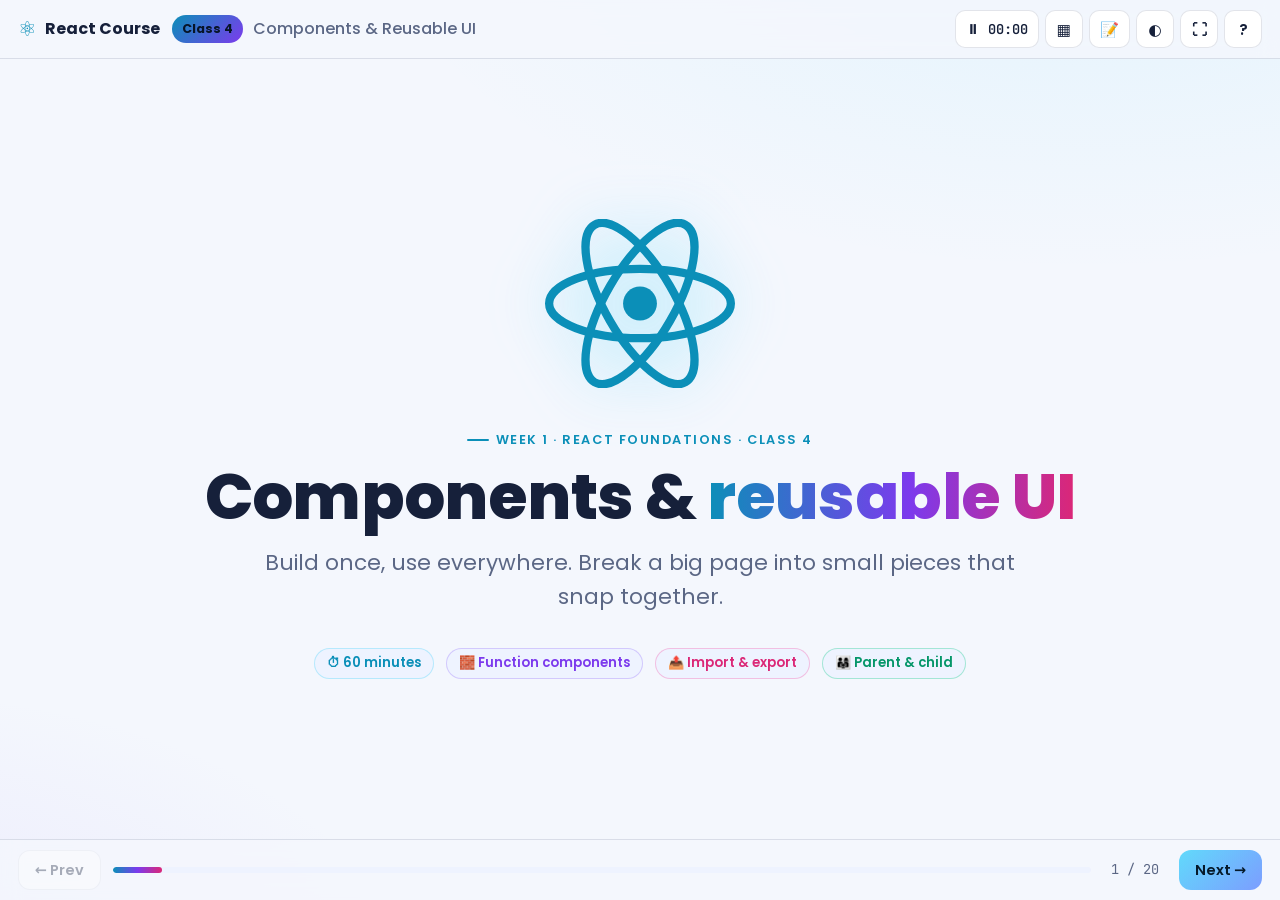
<file: React/class-04.html>
<!doctype html>
<html lang="en">

<head>
  <meta charset="utf-8">
  <meta name="viewport" content="width=device-width, initial-scale=1">
  <title>Class 4 · Components &amp; Reusable UI</title>
  <link rel="stylesheet" href="assets/style.css">
  <style>
    /* --- Hook: 50 pages --- */
    .pages {
      display: flex;
      flex-wrap: wrap;
      gap: 5px;
      justify-content: center;
    }

    .pages i {
      width: 26px;
      height: 34px;
      border-radius: 4px;
      background: var(--surface2);
      border: 1px solid var(--border);
      position: relative;
      display: block;
    }

    .pages i::after {
      content: '';
      position: absolute;
      left: 3px;
      right: 3px;
      bottom: 3px;
      height: 6px;
      border-radius: 2px;
      background: var(--red);
      opacity: .8;
    }

    .pages.one i::after {
      background: var(--green);
    }

    .big-num {
      font-size: 3rem;
      font-weight: 800;
      line-height: 1;
      display: block;
    }

    .big-num.bad {
      color: var(--red);
    }

    .big-num.good {
      color: var(--green);
    }

    /* --- Demo: page builder --- */
    .pb {
      display: grid;
      grid-template-columns: 190px minmax(0, 1fr) minmax(0, 1fr);
      gap: 16px;
      align-items: stretch;
    }

    @media (max-width: 1000px) {
      .pb {
        grid-template-columns: 1fr;
      }
    }

    .pb-palette {
      display: grid;
      gap: 8px;
      align-content: start;
    }

    .pb-palette button {
      text-align: left;
      font: 600 .92rem var(--font);
      padding: 10px 12px;
      border-radius: 12px;
      border: 2px solid var(--c);
      background: var(--surface);
      color: var(--text);
      cursor: pointer;
      transition: transform .15s, background .2s;
    }

    .pb-palette button:hover {
      transform: translateX(4px);
      background: color-mix(in srgb, var(--c) 18%, var(--surface));
    }

    .pb-palette .tools-row {
      display: flex;
      gap: 6px;
      margin-top: 6px;
    }

    .pb-palette .tools-row button {
      border-color: var(--border);
      flex: 1;
      text-align: center;
      font-size: .82rem;
      padding: 7px;
    }

    .pb-preview {
      background: #fff;
      color: #1e293b;
      border-radius: 14px;
      overflow: hidden;
      box-shadow: var(--shadow);
      display: flex;
      flex-direction: column;
      min-height: 380px;
    }

    .pb-preview .bar {
      background: #eef1f7;
      padding: 7px 12px;
      font: .74rem var(--mono);
      color: #475569;
      border-bottom: 1px solid #dde3ee;
    }

    .pb-canvas {
      flex: 1;
      padding: 10px;
      display: flex;
      flex-direction: column;
      gap: 8px;
      overflow: auto;
      max-height: 420px;
    }

    .pb-empty {
      margin: auto;
      color: #94a3b8;
      text-align: center;
      font-size: .92rem;
    }

    .blk {
      border-radius: 10px;
      padding: 10px 12px;
      position: relative;
      cursor: pointer;
      animation: drop .35s ease;
      outline: 2px solid transparent;
      transition: outline-color .2s;
      font-size: .88rem;
    }

    .blk:hover {
      outline-color: #ef4444;
    }

    .blk:hover::after {
      content: '✕ remove';
      position: absolute;
      top: 4px;
      right: 6px;
      font: 700 .66rem var(--mono);
      color: #ef4444;
    }

    .blk .tag {
      font: 700 .66rem var(--mono);
      color: var(--c);
      display: block;
      margin-bottom: 2px;
    }

    @keyframes drop {
      from {
        opacity: 0;
        transform: translateY(-14px) scale(.97);
      }
    }

    .blk.nav {
      background: #0f172a;
      color: #fff;
      display: flex;
      gap: 14px;
      align-items: center;
    }

    .blk.nav b {
      margin-right: auto;
    }

    .blk.herob {
      background: linear-gradient(135deg, #fde68a, #f9a8d4);
      text-align: center;
      padding: 18px;
    }

    .blk.herob h4 {
      margin: 0 0 4px;
      font-size: 1.15rem;
    }

    .blk.prof {
      background: #f1f5f9;
      display: flex;
      gap: 12px;
      align-items: center;
    }

    .blk.prof .av {
      font-size: 1.8rem;
    }

    .blk.foot {
      background: #1e293b;
      color: #cbd5e1;
      text-align: center;
      font-size: .8rem;
    }

    .pb-code {
      background: var(--code-bg);
      color: var(--code-text);
      border-radius: 14px;
      padding: 14px 16px;
      font: clamp(.76rem, .95vw, .88rem)/1.65 var(--mono);
      white-space: pre;
      overflow: auto;
      max-height: 460px;
      box-shadow: var(--shadow);
    }

    .pb-code .k {
      color: #c4a5ff;
    }

    .pb-code .s {
      color: #a5e3a1;
    }

    .pb-code .t {
      color: #ff8fab;
    }

    .pb-code .new {
      background: rgba(52, 211, 153, .22);
      border-radius: 4px;
    }
  </style>
</head>

<body class="deck" data-class="4" data-title="Components & Reusable UI" data-duration="60">
  <main class="slides">

    <!-- 1 -->
    <section class="slide title" data-title="Welcome">
      <div class="react-logo"></div>
      <div>
        <span class="kicker">Week 1 · React Foundations · Class 4</span>
        <h1>Components &amp; <span class="grad">reusable UI</span></h1>
        <p class="lead">Build once, use everywhere. Break a big page into small pieces that snap together.</p>
      </div>
      <div class="row">
        <span class="pill blue">⏱ 60 minutes</span>
        <span class="pill violet">🧱 Function components</span>
        <span class="pill pink">📤 Import &amp; export</span>
        <span class="pill green">👨‍👩‍👧 Parent &amp; child</span>
      </div>
      <aside class="notes">
        <ul>
          <li>Start the timer with <b>T</b>.</li>
          <li>Connect to Class 1: "Remember the LEGO bricks and the component detective? Today we actually <b>build</b>
            those bricks in code."</li>
        </ul>
      </aside>
    </section>

    <!-- 2 -->
    <section class="slide" data-title="Today's plan">
      <header>
        <span class="kicker">Agenda</span>
        <h2>Today's plan</h2>
      </header>
      <ol class="timeline">
        <li class="step"><span class="time">00–05</span>
          <div><b>🔁 Quick recap</b><small>JSX rules and curly braces</small></div>
        </li>
        <li class="step"><span class="time">05–15</span>
          <div><b>🧱 Function components</b><small>What they are and how to name them</small></div>
        </li>
        <li class="step"><span class="time">15–25</span>
          <div><b>👨‍👩‍👧 Parent, child and composition</b><small>Build a page from small parts</small></div>
        </li>
        <li class="step"><span class="time">25–35</span>
          <div><b>📤 Import and export</b><small>Default vs named, one component per file</small></div>
        </li>
        <li class="step"><span class="time">35–52</span>
          <div><b>🧪 Page builder + practice</b><small>Split a page into Header, ProfileCard and Footer</small></div>
        </li>
        <li class="step"><span class="time">52–60</span>
          <div><b>✅ Quiz, recap and To Practice</b><small>A page with four components</small></div>
        </li>
      </ol>
      <aside class="notes">Reveal each block with →. Tell students that components are the single most important idea in
        React.</aside>
    </section>

    <!-- 3 -->
    <section class="slide" data-title="Recap: Class 3">
      <header>
        <span class="kicker">Quick recap · 00–05 min</span>
        <h2>Remember the rules of JSX? ✍️</h2>
        <p class="lead">Say the answer out loud, then tap to check.</p>
      </header>
      <div class="grid cols-4">
        <div class="flip">
          <div class="front"><span class="icon">{ }</span>
            <h3>Show a variable?</h3>
          </div>
          <div class="back">
            <p>Wrap it in curly braces: <code>{name}</code></p>
          </div>
        </div>
        <div class="flip">
          <div class="front"><span class="icon">🏷️</span>
            <h3>class or className?</h3>
          </div>
          <div class="back">
            <p><code>className</code>, because <code>class</code> is reserved in JavaScript.</p>
          </div>
        </div>
        <div class="flip">
          <div class="front"><span class="icon">🍱</span>
            <h3>Two elements in return?</h3>
          </div>
          <div class="back">
            <p>Wrap them in one root: a div or a fragment <code>&lt;&gt;&lt;/&gt;</code>.</p>
          </div>
        </div>
        <div class="flip">
          <div class="front"><span class="icon">🔒</span>
            <h3>&lt;img&gt; in JSX?</h3>
          </div>
          <div class="back">
            <p>Must be closed: <code>&lt;img src="..." /&gt;</code></p>
          </div>
        </div>
      </div>
      <aside class="notes">Pick students at random. If someone did the To Practice introduction card, ask them to share
        their screen for 30 seconds.</aside>
    </section>

    <!-- 4 -->
    <section class="slide" data-title="Hook: 50 pages">
      <header class="center">
        <span class="kicker">Think first</span>
        <h2>Your college website has <span class="grad">50 pages</span> 🏫</h2>
        <p class="lead">The office phone number in the footer changes. How many files do you need to edit?</p>
      </header>
      <div class="grid cols-2">
        <div class="card bad step center">
          <h3>❌ Copy-paste the footer on every page</h3>
          <div class="pages">
            <i></i><i></i><i></i><i></i><i></i><i></i><i></i><i></i><i></i><i></i><i></i><i></i><i></i><i></i><i></i><i></i><i></i><i></i><i></i><i></i><i></i><i></i><i></i><i></i><i></i>
          </div>
          <span class="big-num bad">50 edits</span>
          <p class="muted">…and you will surely forget one page 😬</p>
        </div>
        <div class="card good step center">
          <h3>✅ One <code>&lt;Footer /&gt;</code> component</h3>
          <div class="pages one"><i></i></div>
          <span class="big-num good">1 edit</span>
          <p class="muted">Fix it once, and all 50 pages are updated.</p>
        </div>
      </div>
      <aside class="notes">
        <ul>
          <li>Ask the question and wait for answers. Someone will say 50. Then reveal the left card.</li>
          <li>Reveal the right card: "This is why components exist. Today we learn to write them."</li>
        </ul>
      </aside>
    </section>

    <!-- 5 -->
    <section class="slide" data-title="Function components">
      <div class="split">
        <div>
          <span class="kicker">Concept · 05–15 min</span>
          <h2>A component is just a <span class="grad">function</span></h2>
          <p class="lead">A <b style="color:var(--text)">function component</b> is a JavaScript function that <b
              style="color:var(--text)">returns JSX</b>.</p>
          <script type="text/x-code" data-file="Header.jsx" data-hl="1,2">
          function Header() {
            return <h1>My Website</h1>;
          }
        </script>
          <ul class="checklist" style="margin-top:14px">
            <li class="step">Write it <b>once</b> as a function</li>
            <li class="step">Use it like an HTML tag: <code>&lt;Header /&gt;</code></li>
            <li class="step">Use it <b>as many times as you want</b></li>
          </ul>
        </div>
        <div class="analogy step" data-label="🖋️ Real-life example">
          <span class="big-emoji">🖋️</span>
          <h3>A rubber stamp</h3>
          <p>The college office has a "VERIFIED" rubber stamp. They made it <b>once</b>, and they stamp it on hundreds
            of forms.</p>
          <p>The function is the <b>stamp</b>. Each <code>&lt;Header /&gt;</code> on the page is one <b>stamp mark</b>.
          </p>
        </div>
      </div>
      <aside class="notes">Point out: "You already wrote a component! <code>App</code> is a component." Every component
        works exactly the same way.</aside>
    </section>

    <!-- 6 -->
    <section class="slide" data-title="Naming components">
      <header>
        <span class="kicker">Rule</span>
        <h2>Component names start with a <span class="grad">Capital letter</span> 🔠</h2>
      </header>
      <div class="split">
        <table class="table">
          <tr>
            <th>Name</th>
            <th>OK?</th>
            <th>Why</th>
          </tr>
          <tr class="step">
            <td><code>Header</code></td>
            <td>✅</td>
            <td>Capital letter, clear name</td>
          </tr>
          <tr class="step">
            <td><code>ProfileCard</code></td>
            <td>✅</td>
            <td>PascalCase: every word starts with a capital</td>
          </tr>
          <tr class="step">
            <td><code>header</code></td>
            <td>❌</td>
            <td>React thinks it is the HTML <code>&lt;header&gt;</code> tag</td>
          </tr>
          <tr class="step">
            <td><code>profile-card</code></td>
            <td>❌</td>
            <td>Dashes are not allowed in function names</td>
          </tr>
          <tr class="step">
            <td><code>Box1</code></td>
            <td>😕</td>
            <td>Works, but nobody knows what it is</td>
          </tr>
        </table>
        <div class="analogy step" data-label="🪪 Real-life example">
          <span class="big-emoji">🪪</span>
          <h3>Names vs common words</h3>
          <p>We write <b>Priya</b>, <b>Chennai</b> and <b>Flipkart</b> with a capital letter because they are
            <i>names</i>.
          </p>
          <p>Same in React: <code>&lt;footer&gt;</code> is a common HTML tag, but <code>&lt;Footer /&gt;</code> is
            <b>your</b> component with its own name.
          </p>
        </div>
      </div>
      <aside class="notes">Common mistake: <code>function header()</code> then <code>&lt;header /&gt;</code>. No error
        appears, but React draws an empty HTML header tag instead of the component. Very confusing for beginners, so
        stress it.</aside>
    </section>

    <!-- 7 -->
    <section class="slide" data-title="Syllabus example">
      <header>
        <span class="kicker">Code example</span>
        <h2>Three components working together</h2>
      </header>
      <div class="split">
        <script type="text/x-code" data-file="App.jsx" data-hl="1,5,9,12,14,19">
        function Header() {
          return <h1>My Website</h1>;
        }

        function Footer() {
          return <footer>Copyright 2026</footer>;
        }

        function App() {
          return (
            <>
              <Header />
              <main>Home page</main>
              <Footer />
            </>
          );
        }

        export default App;
      </script>
        <div class="stack">
          <div class="card step"><span class="icon">1️⃣</span><b>Define</b> small components: <code>Header</code> and
            <code>Footer</code>.
          </div>
          <div class="card step"><span class="icon">2️⃣</span><b>Use</b> them inside <code>App</code> like tags:
            <code>&lt;Header /&gt;</code>, <code>&lt;Footer /&gt;</code>.
          </div>
          <div class="card step"><span class="icon">3️⃣</span>Notice <code>&lt;footer&gt;</code> (HTML tag, lowercase)
            inside <code>Footer</code> (component, capital). Both exist!</div>
          <div class="card step"><span class="icon">4️⃣</span><b>Export</b> App so <code>main.jsx</code> can import it.
          </div>
        </div>
      </div>
      <aside class="notes">Read the code top to bottom. Ask: "Which of these are components and which are HTML tags?"
        (Header, Footer, App are components; h1, footer, main are HTML tags.)</aside>
    </section>

    <!-- 8 -->
    <section class="slide" data-title="Parent and child">
      <header>
        <span class="kicker">Concept · 15–25 min</span>
        <h2>Parent and child components 👨‍👩‍👧</h2>
        <p class="lead">When a component uses another component, it becomes the <b style="color:var(--text)">parent</b>.
          The one inside is the <b style="color:var(--text)">child</b>.</p>
      </header>
      <div class="split">
        <div class="flow" style="flex-direction:column;align-items:center">
          <div class="node step" style="max-width:none;border-color:var(--accent)"><span
              class="icon">🏠</span><b>&lt;App /&gt;</b><small>parent of everything</small></div>
          <div class="arrow step">↓</div>
          <div class="flow step" style="width:100%">
            <div class="node"><b>&lt;Header /&gt;</b><small>child of App</small></div>
            <div class="node"><b>&lt;ProfileCard /&gt;</b><small>child of App</small></div>
            <div class="node"><b>&lt;Footer /&gt;</b><small>child of App</small></div>
          </div>
          <div class="arrow step">↓</div>
          <div class="flow step" style="width:100%">
            <div class="node"><b>&lt;Logo /&gt;</b><small>child of Header</small></div>
            <div class="node"><b>&lt;Avatar /&gt;</b><small>child of ProfileCard</small></div>
          </div>
        </div>
        <div class="analogy step" data-label="👨‍👩‍👧‍👦 Real-life example">
          <span class="big-emoji">🏡</span>
          <h3>A joint family</h3>
          <p>Grandfather (App) → father and uncle (Header, ProfileCard) → children (Logo, Avatar).</p>
          <p>Everyone is someone's child, and some are also parents. The <b>whole family tree</b> is your app.</p>
        </div>
      </div>
      <aside class="notes">Ask: "Is Header a parent or a child?" (Both: child of App, parent of Logo.) This tree is how
        React DevTools shows your app, which we will use in Class 18.</aside>
    </section>

    <!-- 9 -->
    <section class="slide" data-title="Composition">
      <header>
        <span class="kicker">Composition</span>
        <h2>Composition: build big things from small things 🍽️</h2>
      </header>
      <div class="split">
        <div class="analogy" data-label="🍽️ Real-life example">
          <span class="big-emoji">🍽️</span>
          <h3>A South Indian thali</h3>
          <p>A thali is not one big dish. It is <b>rice + sambar + rasam + poriyal + curd + payasam</b>, each in its own
            katori.</p>
          <p>Want a new meal? Swap one katori. Your page works the same way: <b>combine small components</b> to make a
            full page.</p>
        </div>
        <script type="text/x-code" data-file="App.jsx" class="step" data-hl="4,15,16">
        function ProfileCard() {
          return (
            <div className="card">
              <Avatar />
              <h2>Sneha Reddy</h2>
              <p>Frontend learner</p>
            </div>
          );
        }

        function App() {
          return (
            <>
              <Header />
              <ProfileCard />
              <ProfileCard />
              <Footer />
            </>
          );
        }
      </script>
      </div>
      <div class="callout tip step">
        <p><b>How to break a page into parts:</b> draw boxes around anything that (1) <b>repeats</b>, (2) has <b>one
            clear job</b>, or (3) is <b>big enough</b> to deserve a name.</p>
      </div>
      <aside class="notes">Highlight that ProfileCard is used twice and that ProfileCard itself contains another
        component (Avatar). Components inside components inside components: that is composition.</aside>
    </section>

    <!-- 10 -->
    <section class="slide" data-title="Playground: components">
      <header>
        <span class="kicker">Live coding · Try it!</span>
        <h2>Make your own components ✨</h2>
        <p class="lead">This is the syllabus example plus a <code>Navbar</code>. Try copying
          <code>&lt;Navbar /&gt;</code> three times.
        </p>
      </header>
      <div class="playground" data-height="440">
        <script type="text/x-playground">
        function Navbar() {
          return (
            <nav className="nav">
              <b>🎓 CampusHub</b>
              <span>Home · Courses · Contact</span>
            </nav>
          );
        }

        function Header() {
          return <h1>My Website</h1>;
        }

        function Footer() {
          return <footer>Copyright 2026</footer>;
        }

        function App() {
          console.log("App rendered");
          return (
            <>
              <Navbar />
              <Header />
              <main>Home page</main>
              <Footer />
            </>
          );
        }

        export default App;
      </script>
        <script type="text/x-playground-css">
        .nav { display: flex; justify-content: space-between; background: #0f172a; color: #fff; padding: 10px 16px; border-radius: 12px; }
        main { background: #fff; padding: 30px; border-radius: 12px; margin: 10px 0; text-align: center; }
        footer { text-align: center; color: #64748b; font-size: .9rem; }
      </script>
      </div>
      <aside class="notes">
        <ul>
          <li>Duplicate <code>&lt;Footer /&gt;</code> to show reuse. Then change the text inside <code>Footer</code>:
            every copy changes.</li>
          <li>Rename <code>Header</code> to <code>header</code> (lowercase) in both places and show that the heading
            disappears. Then fix it.</li>
        </ul>
      </aside>
    </section>

    <!-- 11 -->
    <section class="slide" data-title="Demo: page builder" id="pageBuilder">
      <header>
        <span class="kicker">Live demo</span>
        <h2>🏗️ Page builder: snap components together</h2>
        <p class="lead">Click a component to add it. Click a block in the preview to remove it. Watch the <b
            style="color:var(--text)">App code</b> write itself.</p>
      </header>
      <div class="pb">
        <div class="pb-palette">
          <button data-add="Navbar" style="--c:#ef4444">🧭 Navbar</button>
          <button data-add="Hero" style="--c:#f59e0b">🌟 Hero</button>
          <button data-add="ProfileCard" style="--c:#3b82f6">🧑 ProfileCard</button>
          <button data-add="Footer" style="--c:#ec4899">🔻 Footer</button>
          <div class="tools-row">
            <button data-pb="undo">↶ Undo</button>
            <button data-pb="clear">🗑 Clear</button>
          </div>
          <button data-pb="sample" style="--c:var(--accent)">✨ Build a sample page</button>
        </div>
        <div class="pb-preview">
          <div class="bar">🌐 http://localhost:5173/</div>
          <div class="pb-canvas"></div>
        </div>
        <div class="pb-code" aria-live="polite"></div>
      </div>
      <aside class="notes">
        <ul>
          <li>Start empty. Ask the class: "What should a profile page have first?" Add components in the order they
            suggest.</li>
          <li>Add ProfileCard 3 times. Point out that the <b>import line appears only once</b>, but the tag appears 3
            times. Write once, use many times.</li>
          <li>Remove a block by clicking it in the preview and watch the code update.</li>
        </ul>
      </aside>
    </section>

    <!-- 12 -->
    <section class="slide" data-title="Import and export">
      <header>
        <span class="kicker">Import &amp; export · 25–35 min</span>
        <h2>One component per file: <span class="grad">export</span> it, then <span class="grad">import</span> it 📤📥
        </h2>
      </header>
      <div class="split">
        <div class="tabs">
          <div class="tab" data-label="components/Header.jsx">
            <script type="text/x-code" data-file="src/components/Header.jsx" data-hl="5">
            function Header() {
              return <h1>My Website</h1>;
            }

            export default Header;
          </script>
          </div>
          <div class="tab" data-label="components/ProfileCard.jsx">
            <script type="text/x-code" data-file="src/components/ProfileCard.jsx" data-hl="1">
            export default function ProfileCard() {
              return (
                <div className="card">
                  <h2>Arun Kumar</h2>
                  <p>Learning React at CampusHub</p>
                </div>
              );
            }
          </script>
          </div>
          <div class="tab" data-label="components/Footer.jsx">
            <script type="text/x-code" data-file="src/components/Footer.jsx" data-hl="1">
            export function Footer() {
              return <footer>Copyright 2026</footer>;
            }
            // named export (no "default")
          </script>
          </div>
          <div class="tab" data-label="App.jsx">
            <script type="text/x-code" data-file="src/App.jsx" data-hl="1-3">
            import Header from "./components/Header";
            import ProfileCard from "./components/ProfileCard";
            import { Footer } from "./components/Footer";

            function App() {
              return (
                <>
                  <Header />
                  <ProfileCard />
                  <Footer />
                </>
              );
            }

            export default App;
          </script>
          </div>
        </div>
        <div class="analogy step" data-label="📚 Real-life example">
          <span class="big-emoji">📚</span>
          <h3>Borrowing a book from the library</h3>
          <p><b>export</b> = the library puts the book <b>on the shelf</b> so others can borrow it.</p>
          <p><b>import</b> = you <b>borrow</b> it and use it in your room.</p>
          <p class="muted">If the book was never put on the shelf (no export), nobody can borrow it.</p>
        </div>
      </div>
      <aside class="notes">
        <ul>
          <li>Click through the tabs in order. In VS Code, create <code>src/components/</code> and make these files
            live.</li>
          <li>The path <code>./components/Header</code> starts with <code>./</code> which means "from this folder". The
            <code>.jsx</code> extension is optional with Vite.
          </li>
        </ul>
      </aside>
    </section>

    <!-- 13 -->
    <section class="slide" data-title="Default vs named export">
      <header>
        <span class="kicker">Import &amp; export</span>
        <h2>Default export vs named export</h2>
      </header>
      <div class="grid cols-2">
        <div class="card accent">
          <span class="icon">⭐</span>
          <h3>Default export</h3>
          <p class="muted">The <b>main thing</b> a file shares. Only <b>one</b> per file.</p>
          <script type="text/x-code" data-file="export / import">
          export default Header;

          import Header from "./components/Header";
          // no { }, and you may rename it
        </script>
        </div>
        <div class="card">
          <span class="icon">🏷️</span>
          <h3>Named export</h3>
          <p class="muted">A file can share <b>many</b> things by name.</p>
          <script type="text/x-code" data-file="export / import">
          export function Footer() { ... }

          import { Footer } from "./components/Footer";
          // { } and the EXACT same name
        </script>
        </div>
      </div>
      <div class="analogy step" data-label="🍽️ Real-life example">
        <p><b>A restaurant menu:</b> the <b>default</b> export is the "Chef's special" (one per restaurant, and you can
          just say "give me the special"). <b>Named</b> exports are the other dishes: you must ask for them <b>by their
            exact name</b>, like "one masala dosa".</p>
      </div>
      <div class="callout warn step">
        <p>Beginner tip: use <b>export default</b> for one component per file. Mixing up <code>{ }</code> is the #1
          import error: "does not provide an export named…".</p>
      </div>
      <aside class="notes">Don't spend too long here. The key rule: default = no braces, named = braces and exact name.
      </aside>
    </section>

    <!-- 14 -->
    <section class="slide" data-title="Where do files go?">
      <header>
        <span class="kicker">Folder structure</span>
        <h2>Where do component files go? 📁</h2>
        <p class="lead">Click a file to see what it holds.</p>
      </header>
      <div class="explorer">
        <ul class="tree">
          <li><span data-info="Your code lives here, as you learned in Class 2.">📁 src/</span>
            <ul>
              <li><span
                  data-info="A new folder <b>you</b> create to keep all reusable components together, like a shelf for your LEGO bricks.">📁
                  components/</span>
                <ul>
                  <li><span
                      data-info="Top of the page: logo and title. One component, one file, same name as the component.">⚛️
                      Header.jsx</span></li>
                  <li><span data-info="Navigation links. Used on every page.">⚛️ Navbar.jsx</span></li>
                  <li><span data-info="Shows one person's photo, name and course. Can be used many times.">⚛️
                      ProfileCard.jsx</span></li>
                  <li><span data-info="Bottom of the page: copyright and contact.">⚛️ Footer.jsx</span></li>
                </ul>
              </li>
              <li><span data-info="The parent of everything. It <b>imports</b> the components and arranges them.">⚛️
                  App.jsx</span></li>
              <li><span
                  data-info="Entry point. Still renders <code>&lt;App /&gt;</code> into #root. No changes needed.">🔌
                  main.jsx</span></li>
            </ul>
          </li>
        </ul>
        <div class="stack">
          <div class="card explorer-info">
            <h3>👈 Click a file</h3>
            <p class="muted">One component per file keeps code easy to find.</p>
          </div>
          <ul class="checklist">
            <li class="step">File name = component name: <code>Footer.jsx</code> exports <code>Footer</code></li>
            <li class="step">Use the <code>.jsx</code> extension for files with JSX</li>
            <li class="step">Keep components small: if a file passes ~100 lines, split it</li>
          </ul>
        </div>
      </div>
      <aside class="notes">Create this structure live in VS Code. Right-click src → New Folder → components. Show that
        VS Code can auto-import when you type <code>&lt;Footer</code>.</aside>
    </section>

    <!-- 15 -->
    <section class="slide" data-title="Exercise: split the page">
      <header>
        <span class="kicker">Class exercise · 35–52 min</span>
        <h2>🧪 Split the page into Header, ProfileCard and Footer</h2>
        <p class="lead">Everything is in one big App right now. Move each part into its own component.</p>
      </header>
      <div class="playground" data-height="420">
        <script type="text/x-playground">
        // TODO 1: create a Header component and move the <header> into it
        // TODO 2: create a ProfileCard component and move the card into it
        // TODO 3: create a Footer component and move the <footer> into it
        // TODO 4: use <Header />, <ProfileCard /> and <Footer /> inside App
        // BONUS: add a Navbar component, and show ProfileCard twice

        function App() {
          return (
            <>
              <header className="top">
                <h1>🎓 CampusHub</h1>
              </header>

              <div className="card">
                <h2>Priya Nair</h2>
                <p>B.Com student · Loves cricket and chai ☕</p>
              </div>

              <footer className="bottom">© 2026 CampusHub. Made with React.</footer>
            </>
          );
        }

        export default App;
      </script>
        <script type="text/x-playground-css">
        .top { background: #4f46e5; color: #fff; padding: 8px 16px; border-radius: 12px; margin-bottom: 12px; }
        .bottom { text-align: center; color: #64748b; font-size: .9rem; margin-top: 12px; }
      </script>
      </div>
      <aside class="notes">
        <ul>
          <li>Give 8–10 minutes. The page should look exactly the same after the change. That is the point: same UI,
            better organized code.</li>
          <li>Common mistakes: lowercase component names, forgetting <code>return</code>, defining a component
            <b>inside</b> App (works, but bad practice), and forgetting the <code>/</code> in
            <code>&lt;Header /&gt;</code>.
          </li>
          <li>Students with VS Code can do it with real files in <code>src/components/</code> and import them.</li>
        </ul>
      </aside>
    </section>

    <!-- 16 -->
    <section class="slide" data-title="Common mistakes">
      <header>
        <span class="kicker">Common mistakes</span>
        <h2>⚠️ Component mistakes to avoid</h2>
      </header>
      <table class="table">
        <tr>
          <th>❌ Mistake</th>
          <th>What happens</th>
          <th>✅ Fix</th>
        </tr>
        <tr class="step">
          <td><code>function footer()</code> + <code>&lt;footer /&gt;</code></td>
          <td>Your component is ignored, an empty HTML tag is drawn</td>
          <td>Capital letter: <code>Footer</code></td>
        </tr>
        <tr class="step">
          <td>Forgot <code>return</code> in the component</td>
          <td>Nothing shows on the screen</td>
          <td><code>return &lt;h1&gt;...&lt;/h1&gt;;</code></td>
        </tr>
        <tr class="step">
          <td>Forgot <code>export default</code></td>
          <td>"does not provide an export named default"</td>
          <td>Add <code>export default Header;</code></td>
        </tr>
        <tr class="step">
          <td><code>import Footer</code> for a named export</td>
          <td>Import error</td>
          <td><code>import { Footer }</code>, or make it default</td>
        </tr>
        <tr class="step">
          <td>Wrong path: <code>"./Header"</code></td>
          <td>"Failed to resolve import"</td>
          <td><code>"./components/Header"</code></td>
        </tr>
        <tr class="step">
          <td>Calling it like a function: <code>{Header()}</code></td>
          <td>Works sometimes, breaks later</td>
          <td>Use it as a tag: <code>&lt;Header /&gt;</code></td>
        </tr>
      </table>
      <aside class="notes">Read each mistake and ask "What will happen?" before revealing the middle column.</aside>
    </section>

    <!-- 17 -->
    <section class="slide" data-title="Quick quiz">
      <header>
        <span class="kicker">Recap · 52–60 min</span>
        <h2>⚡ Quick quiz</h2>
      </header>
      <div class="grid cols-3">
        <div class="quiz" data-answer="c">
          <p class="q">1. Which is a valid component name?</p>
          <div class="opts">
            <button data-opt="a">profileCard</button>
            <button data-opt="b">profile-card</button>
            <button data-opt="c">ProfileCard</button>
          </div>
          <p class="explain">✅ Components start with a <b>capital letter</b> (PascalCase).</p>
        </div>
        <div class="quiz" data-answer="a">
          <p class="q">2. How do you import a <b>default</b> export?</p>
          <div class="opts">
            <button data-opt="a">import Header from "./Header"</button>
            <button data-opt="b">import { Header } from "./Header"</button>
            <button data-opt="c">export Header from "./Header"</button>
          </div>
          <p class="explain">✅ Default exports are imported <b>without</b> curly braces.</p>
        </div>
        <div class="quiz" data-answer="b">
          <p class="q">3. App uses &lt;Footer /&gt;. Footer is App's…</p>
          <div class="opts">
            <button data-opt="a">parent</button>
            <button data-opt="b">child</button>
            <button data-opt="c">sibling</button>
          </div>
          <p class="explain">✅ The component <b>inside</b> is the child. App is the parent.</p>
        </div>
      </div>
      <aside class="notes">Show of hands first. For Q2, ask a follow-up: "And for a named export?" (curly braces).
      </aside>
    </section>

    <!-- 18 -->
    <section class="slide" data-title="Recap">
      <header>
        <span class="kicker">Recap</span>
        <h2>Today you learned… ✅</h2>
      </header>
      <div class="grid cols-3">
        <div class="flip">
          <div class="front"><span class="icon">🧱</span>
            <h3>Function component</h3>
          </div>
          <div class="back">
            <p>A function that <b>returns JSX</b>. Write once, use like a tag.</p>
          </div>
        </div>
        <div class="flip">
          <div class="front"><span class="icon">🔠</span>
            <h3>Naming</h3>
          </div>
          <div class="back">
            <p>Always start with a <b>Capital letter</b>: <code>ProfileCard</code>.</p>
          </div>
        </div>
        <div class="flip">
          <div class="front"><span class="icon">👨‍👩‍👧</span>
            <h3>Parent &amp; child</h3>
          </div>
          <div class="back">
            <p>The component that uses another is the parent. The one inside is the child.</p>
          </div>
        </div>
        <div class="flip">
          <div class="front"><span class="icon">🍽️</span>
            <h3>Composition</h3>
          </div>
          <div class="back">
            <p>Build big pages from small components, like a thali.</p>
          </div>
        </div>
        <div class="flip">
          <div class="front"><span class="icon">📤</span>
            <h3>Export</h3>
          </div>
          <div class="back">
            <p>Put the book on the shelf: <code>export default Header;</code></p>
          </div>
        </div>
        <div class="flip">
          <div class="front"><span class="icon">📥</span>
            <h3>Import</h3>
          </div>
          <div class="back">
            <p>Borrow it: <code>import Header from "./components/Header";</code></p>
          </div>
        </div>
      </div>
      <aside class="notes">Ask a student to explain composition using a website they use daily (e.g. YouTube: Navbar,
        Sidebar, VideoCard…).</aside>
    </section>

    <!-- 19 -->
    <section class="slide" data-title="To Practice">
      <header>
        <span class="kicker">To Practice</span>
        <h2>📚 To Practice</h2>
      </header>
      <div class="grid cols-2">
        <div class="card accent">
          <span class="icon">🧱</span>
          <h3>Main task: a page with 4+ components</h3>
          <p>Build a page using <b>at least four</b> separate components, each in its own file in
            <code>src/components/</code>.
          </p>
          <ul class="checklist">
            <li>Ideas: <code>Navbar</code>, <code>Hero</code>, <code>ProfileCard</code>, <code>SkillList</code>,
              <code>Footer</code>
            </li>
            <li>Export each one and import it into <code>App.jsx</code></li>
            <li>Use at least one component <b>twice</b></li>
          </ul>
        </div>
        <div class="card">
          <span class="icon">⭐</span>
          <h3>Extra practice</h3>
          <p>Build a <b>navbar</b>, a <b>profile card</b> and a <b>footer</b> for your own portfolio.</p>
          <p class="muted">Bonus: draw the component tree of your page on paper (App at the top).</p>
        </div>
      </div>
      <div class="callout info">
        <p><b>Next class:</b> Props. Right now every ProfileCard shows the <i>same</i> name. Next class we'll pass
          <b>different data</b> into each copy: <code>&lt;ProfileCard name="Priya" /&gt;</code>. 🎁
        </p>
      </div>
      <aside class="notes">Build curiosity for props: show two identical ProfileCards and ask "How could we make the
        second one say Rahul?" Leave it as a cliffhanger.</aside>
    </section>

    <!-- 20 -->
    <section class="slide title" data-title="Thank you">
      <div class="react-logo"></div>
      <h1>Thank you! <span class="grad">Questions?</span></h1>
      <p class="lead">"Build it once, use it everywhere." 🧱</p>
      <div class="row">
        <a class="btn" href="index.html">📋 Course plan</a>
        <a class="btn primary" href="class-05.html">Next: Class 5 →</a>
      </div>
      <aside class="notes">Remind students to bring their To Practice project to the next class. We will add props to
        it.</aside>
    </section>

  </main>

  <script src="assets/deck.js"></script>
  <script>
    /* Demo: page builder */
    (() => {
      const root = document.getElementById('pageBuilder');
      const canvas = root.querySelector('.pb-canvas');
      const code = root.querySelector('.pb-code');
      const PEOPLE = [
        ['👩‍🎓','Priya Nair','B.Com · Chennai'],
        ['👨‍💻','Rahul Verma','B.Tech CSE · Pune'],
        ['🧕','Ayesha Khan','BCA · Hyderabad'],
        ['👨‍🎓','Arun Kumar','B.Sc · Madurai']
      ];
      const COLORS = { Navbar: '#ef4444',Hero: '#f59e0b',ProfileCard: '#3b82f6',Footer: '#ec4899' };
      let items = [],uid = 0,lastAdded = -1;

      function blockHTML(name,n) {
        if (name === 'Navbar') return { cls: 'nav',html: '<b>🎓 CampusHub</b><span>Home</span><span>Courses</span><span>Contact</span>' };
        if (name === 'Hero') return { cls: 'herob',html: '<h4>Learn React with us 🚀</h4><div>Join 2,000+ students this year</div>' };
        if (name === 'ProfileCard') { const p = PEOPLE[n % PEOPLE.length]; return { cls: 'prof',html: `<span class="av">${p[0]}</span><div><b>${p[1]}</b><div style="color:#64748b">${p[2]}</div></div>` }; }
        return { cls: 'foot',html: '© 2026 CampusHub · About · Help' };
      }
      function render() {
        canvas.innerHTML = '';
        if (!items.length) canvas.innerHTML = '<div class="pb-empty">🫙 Empty page<br>Add a component from the left</div>';
        let prof = 0;
        items.forEach((it,i) => {
          const b = blockHTML(it.name,it.name === 'ProfileCard' ? prof++ : 0);
          const el = document.createElement('div');
          el.className = 'blk ' + b.cls;
          el.style.setProperty('--c',COLORS[it.name]);
          el.innerHTML = b.html;
          el.title = 'Click to remove <' + it.name + ' />';
          el.addEventListener('click',() => { items.splice(i,1); lastAdded = -1; render(); });
          canvas.appendChild(el);
        });
        // code
        const used = [...new Set(items.map(i => i.name))];
        let s = '';
        used.forEach(n => { s += `<span class="k">import</span> ${n} <span class="k">from</span> <span class="s">"./components/${n}"</span>;\n`; });
        if (used.length) s += '\n';
        s += '<span class="k">function</span> App() {\n  <span class="k">return</span> (\n    <span class="t">&lt;&gt;</span>\n';
        if (!items.length) s += '      <span style="color:#6b7aa6">{/* nothing yet */}</span>\n';
        items.forEach((it,i) => {
          const line = `<span class="t">&lt;${it.name} /&gt;</span>`;
          s += '      ' + (i === lastAdded ? `<span class="new">${line}</span>` : line) + '\n';
        });
        s += '    <span class="t">&lt;/&gt;</span>\n  );\n}\n\n<span class="k">export default</span> App;';
        code.innerHTML = s;
      }
      root.querySelectorAll('[data-add]').forEach(b => b.addEventListener('click',() => {
        const name = b.dataset.add;
        // keep Footer at the bottom, Navbar at the top, like a real page
        let pos = items.length;
        if (name === 'Navbar') pos = 0;
        else if (name !== 'Footer') { const f = items.findIndex(x => x.name === 'Footer'); if (f >= 0) pos = f; }
        items.splice(pos,0,{ name,id: ++uid });
        lastAdded = pos;
        render();
        canvas.scrollTop = canvas.scrollHeight;
      }));
      root.querySelector('[data-pb="undo"]').addEventListener('click',() => {
        if (!items.length) return;
        const maxId = Math.max(...items.map(i => i.id));
        items = items.filter(i => i.id !== maxId); lastAdded = -1; render();
      });
      root.querySelector('[data-pb="clear"]').addEventListener('click',() => { items = []; lastAdded = -1; render(); });
      root.querySelector('[data-pb="sample"]').addEventListener('click',() => {
        items = ['Navbar','Hero','ProfileCard','ProfileCard','ProfileCard','Footer'].map(name => ({ name,id: ++uid }));
        lastAdded = -1; render();
      });
      render();
    })();
  </script>
</body>

</html>
</file>
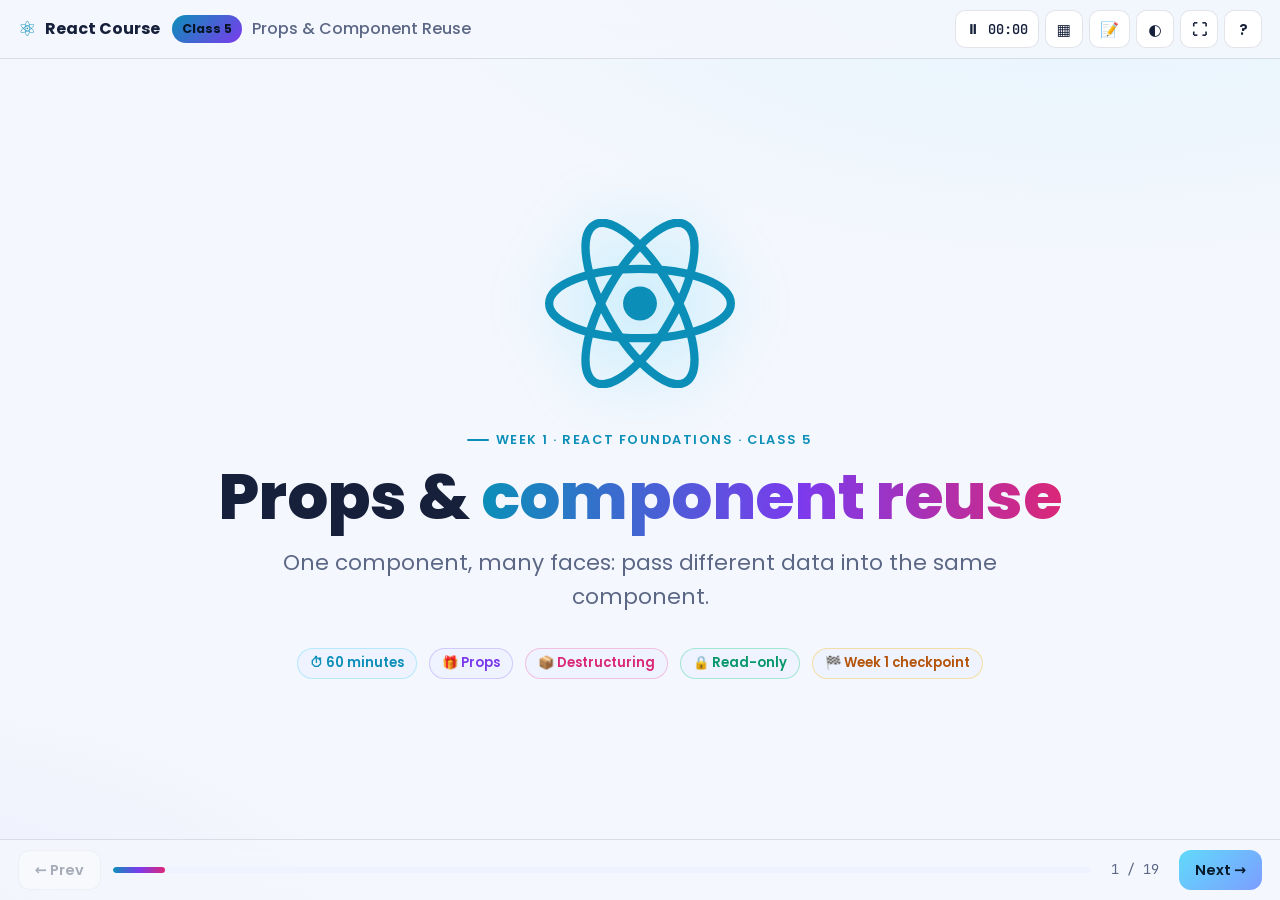
<file: React/class-05.html>
<!doctype html>
<html lang="en">

<head>
  <meta charset="utf-8">
  <meta name="viewport" content="width=device-width, initial-scale=1">
  <title>Class 5 · Props &amp; Component Reuse</title>
  <link rel="stylesheet" href="assets/style.css">
  <style>
    /* --- Hook: copy-paste cards --- */
    .same-cards {
      display: grid;
      grid-template-columns: repeat(3, 1fr);
      gap: 12px;
    }

    .mini-card {
      background: #fff;
      color: #1e293b;
      border-radius: 14px;
      padding: 14px;
      text-align: center;
      box-shadow: var(--shadow);
    }

    .mini-card .av {
      font-size: 2.2rem;
    }

    .mini-card small {
      color: #64748b;
      display: block;
    }

    /* --- Demo: props control panel --- */
    .pp {
      display: grid;
      grid-template-columns: 1fr 1fr;
      gap: 18px;
      align-items: start;
    }

    @media (max-width: 860px) {
      .pp {
        grid-template-columns: 1fr;
      }
    }

    .pp-form {
      display: grid;
      gap: 10px;
    }

    .pp-form label {
      display: grid;
      grid-template-columns: 80px 1fr;
      align-items: center;
      gap: 10px;
      font-weight: 600;
      font-size: .9rem;
    }

    .pp-form input,
    .pp-form select {
      font: 500 .95rem var(--font);
      padding: 8px 12px;
      border-radius: 10px;
      border: 1px solid var(--border);
      background: var(--surface2);
      color: var(--text);
    }

    .pp-form .tp {
      font: 600 .7rem var(--mono);
      color: var(--muted);
      margin-left: 6px;
    }

    .pp-emojis {
      display: flex;
      gap: 6px;
      flex-wrap: wrap;
    }

    .pp-emojis button {
      font-size: 1.4rem;
      background: var(--surface2);
      border: 2px solid transparent;
      border-radius: 10px;
      padding: 2px 8px;
      cursor: pointer;
    }

    .pp-emojis button.on {
      border-color: var(--accent);
    }

    .pp-out {
      display: grid;
      gap: 12px;
    }

    .pp-line {
      font: clamp(.8rem, 1.05vw, .95rem)/1.6 var(--mono);
      background: var(--code-bg);
      color: var(--code-text);
      border-radius: 12px;
      padding: 12px 16px;
      white-space: pre-wrap;
      word-break: break-word;
      box-shadow: var(--shadow);
    }

    .pp-line .t {
      color: #ff8fab;
    }

    .pp-line .a {
      color: #ffd38a;
    }

    .pp-line .s {
      color: #a5e3a1;
    }

    .pp-line .n {
      color: #ffcb6b;
    }

    .pp-line .b {
      color: #61dafb;
      font-weight: 700;
    }

    .pp-line .c {
      color: #6b7aa6;
      font-style: italic;
    }

    .pp-line .flash {
      animation: flashp .7s ease;
      border-radius: 4px;
    }

    @keyframes flashp {
      0% {
        background: rgba(52, 211, 153, .45);
      }
    }

    .pp-stage {
      background: #f8fafc;
      border-radius: 14px;
      padding: 14px;
      display: flex;
      gap: 10px;
      flex-wrap: wrap;
      min-height: 160px;
      align-items: flex-start;
    }

    .s-card {
      background: #fff;
      color: #1e293b;
      border-radius: 14px;
      padding: 12px 14px;
      box-shadow: 0 6px 18px rgba(15, 23, 42, .1);
      width: 150px;
      text-align: center;
      animation: fadeUp .35s ease;
    }

    .s-card.live {
      outline: 2px dashed #61dafb;
      outline-offset: 3px;
    }

    .s-card .av {
      font-size: 2rem;
    }

    .s-card b {
      display: block;
      word-break: break-word;
    }

    .s-card small {
      color: #64748b;
      display: block;
    }

    .s-card .stars {
      color: #f59e0b;
      letter-spacing: 2px;
    }

    /* --- Week 1 checkpoint --- */
    .self-check li {
      cursor: pointer;
      user-select: none;
    }

    .self-check li::before {
      content: '';
      background: var(--surface2);
      border: 2px solid var(--border);
    }

    .self-check li.ok::before {
      content: '✓';
      background: rgba(52, 211, 153, .25);
      border-color: var(--green);
    }

    .check-meter {
      height: 12px;
      background: var(--surface2);
      border-radius: 99px;
      overflow: hidden;
    }

    .check-meter i {
      display: block;
      height: 100%;
      width: 0;
      background: linear-gradient(90deg, var(--accent), var(--green));
      transition: width .4s;
    }
  </style>
</head>

<body class="deck" data-class="5" data-title="Props & Component Reuse" data-duration="60">
  <main class="slides">

    <!-- 1 -->
    <section class="slide title" data-title="Welcome">
      <div class="react-logo"></div>
      <div>
        <span class="kicker">Week 1 · React Foundations · Class 5</span>
        <h1>Props &amp; <span class="grad">component reuse</span></h1>
        <p class="lead">One component, many faces: pass different data into the same component.</p>
      </div>
      <div class="row">
        <span class="pill blue">⏱ 60 minutes</span>
        <span class="pill violet">🎁 Props</span>
        <span class="pill pink">📦 Destructuring</span>
        <span class="pill green">🔒 Read-only</span>
        <span class="pill yellow">🏁 Week 1 checkpoint</span>
      </div>
      <aside class="notes">
        <ul>
          <li>Start the timer with <b>T</b>.</li>
          <li>Last class of Week 1. Tell students we will finish with a self-check of everything from this week.</li>
        </ul>
      </aside>
    </section>

    <!-- 2 -->
    <section class="slide" data-title="Today's plan">
      <header>
        <span class="kicker">Agenda</span>
        <h2>Today's plan</h2>
      </header>
      <ol class="timeline">
        <li class="step"><span class="time">00–05</span>
          <div><b>🔁 Quick recap</b><small>Components, naming, import and export</small></div>
        </li>
        <li class="step"><span class="time">05–15</span>
          <div><b>🎁 What are props?</b><small>Passing values from parent to child</small></div>
        </li>
        <li class="step"><span class="time">15–25</span>
          <div><b>🔢 Strings, numbers, arrays and destructuring</b><small>Different kinds of data</small></div>
        </li>
        <li class="step"><span class="time">25–35</span>
          <div><b>🎛️ Props control panel + read-only rule</b><small>Why a child never changes its props</small></div>
        </li>
        <li class="step"><span class="time">35–50</span>
          <div><b>🧪 Practice</b><small>Three product cards from one component</small></div>
        </li>
        <li class="step"><span class="time">50–60</span>
          <div><b>✅ Quiz, Week 1 checkpoint and To Practice</b><small>Can you do everything from this week?</small>
          </div>
        </li>
      </ol>
      <aside class="notes">Reveal each block with →. Props are used in every React app, so take time on the practice.
      </aside>
    </section>

    <!-- 3 -->
    <section class="slide" data-title="Recap: Class 4">
      <header>
        <span class="kicker">Quick recap · 00–05 min</span>
        <h2>Remember Class 4? 🧱</h2>
      </header>
      <div class="grid cols-3">
        <div class="quiz" data-answer="a">
          <p class="q">A component is…</p>
          <div class="opts">
            <button data-opt="a">A function that returns JSX</button>
            <button data-opt="b">A CSS file</button>
            <button data-opt="c">An npm command</button>
          </div>
          <p class="explain">✅ Write it once, use it like a tag: <code>&lt;Header /&gt;</code>.</p>
        </div>
        <div class="quiz" data-answer="c">
          <p class="q">Why does <code>&lt;footer /&gt;</code> not show my Footer component?</p>
          <div class="opts">
            <button data-opt="a">Missing CSS</button>
            <button data-opt="b">Footer needs props</button>
            <button data-opt="c">Lowercase means an HTML tag</button>
          </div>
          <p class="explain">✅ Components must start with a <b>capital letter</b>.</p>
        </div>
        <div class="quiz" data-answer="b">
          <p class="q">How do you share a component from its file?</p>
          <div class="opts">
            <button data-opt="a">import default Header</button>
            <button data-opt="b">export default Header</button>
            <button data-opt="c">return Header</button>
          </div>
          <p class="explain">✅ <b>export</b> puts the book on the shelf, <b>import</b> borrows it.</p>
        </div>
      </div>
      <aside class="notes">Ask students to vote first. Quick and light, 4 minutes max.</aside>
    </section>

    <!-- 4 -->
    <section class="slide" data-title="Hook: same card everywhere">
      <header class="center">
        <span class="kicker">The problem</span>
        <h2>We reused it… but every copy is <span class="grad">the same</span> 😕</h2>
      </header>
      <div class="split">
        <div class="stack">
          <div class="same-cards">
            <div class="mini-card">
              <div class="av">👩‍🎓</div><b>Priya</b><small>React</small>
            </div>
            <div class="mini-card">
              <div class="av">👩‍🎓</div><b>Priya</b><small>React</small>
            </div>
            <div class="mini-card">
              <div class="av">👩‍🎓</div><b>Priya</b><small>React</small>
            </div>
          </div>
          <script type="text/x-code" data-file="App.jsx">
          <StudentCard />
          <StudentCard />
          <StudentCard />
        </script>
        </div>
        <div class="stack">
          <div class="card step"><span class="icon">🤔</span><b>We want:</b> Priya (React), Arun (JavaScript), Rahul
            (Python), all from <b>one</b> component.</div>
          <div class="card bad step"><span class="icon">❌</span>Copy the component 3 times as <code>PriyaCard</code>,
            <code>ArunCard</code>, <code>RahulCard</code>? For 500 students?? No way.
          </div>
          <div class="card good step"><span class="icon">✅</span><b>Props!</b> Keep one component and <b>pass in</b>
            different data each time.</div>
        </div>
      </div>
      <aside class="notes">This is the cliffhanger from last class. Ask: "How would Swiggy show 1,000 restaurant cards?
        Do they write 1,000 components?" Let students guess before revealing the answer.</aside>
    </section>

    <!-- 5 -->
    <section class="slide" data-title="What are props?">
      <div class="split">
        <div>
          <span class="kicker">Concept · 05–15 min</span>
          <h2>What are <span class="grad">props</span>? 🎁</h2>
          <p class="lead"><b style="color:var(--text)">Props</b> (short for <i>properties</i>) are values a <b
              style="color:var(--text)">parent</b> passes to a <b style="color:var(--text)">child</b> component.</p>
          <ul class="checklist">
            <li class="step">They look like HTML attributes: <code>&lt;StudentCard name="Arun" /&gt;</code></li>
            <li class="step">The child receives them as an <b>object</b>: <code>{ name: "Arun" }</code></li>
            <li class="step">Same component + different props = <b>different output</b></li>
            <li class="step">Just like <b>arguments</b> to a JavaScript function</li>
          </ul>
        </div>
        <div class="analogy step" data-label="☕ Real-life example">
          <span class="big-emoji">☕</span>
          <h3>The chai stall order</h3>
          <p>The chai stall has <b>one</b> recipe and <b>one</b> kettle. But every customer orders differently:</p>
          <p>"One cutting chai, less sugar." "One ginger chai, extra strong."</p>
          <p>The <b>recipe</b> is the component. The <b>order</b> (sugar, ginger, strength) is the props.</p>
        </div>
      </div>
      <aside class="notes">
        <ul>
          <li>Ask: "In HTML, what does <code>&lt;img src="cat.png"&gt;</code> do?" src is an attribute that changes what
            the img shows. Props are the same idea for <b>our</b> components.</li>
          <li>Relate to functions: <code>greet("Arun")</code> vs <code>&lt;Greet name="Arun" /&gt;</code>.</li>
        </ul>
      </aside>
    </section>

    <!-- 6 -->
    <section class="slide" data-title="Syllabus example">
      <header>
        <span class="kicker">Code example</span>
        <h2>One StudentCard, two students</h2>
      </header>
      <div class="split">
        <script type="text/x-code" data-file="App.jsx" data-hl="1,2,8,9">
        function StudentCard({ name, course }) {
          return <p>{name} - {course}</p>;
        }

        function App() {
          return (
            <>
              <StudentCard name="Arun" course="React" />
              <StudentCard name="Priya" course="JavaScript" />
            </>
          );
        }
      </script>
        <div class="stack">
          <div class="card step"><span class="icon">📤</span><b>Lines 8–9:</b> the parent (<code>App</code>)
            <b>sends</b> props: <code>name</code> and <code>course</code>.
          </div>
          <div class="card step"><span class="icon">📥</span><b>Line 1:</b> the child (<code>StudentCard</code>)
            <b>receives</b> them inside <code>{ }</code>.
          </div>
          <div class="card step"><span class="icon">🖥️</span><b>Line 2:</b> it shows them with curly braces, just like
            variables.</div>
          <div class="card accent step"><b>Screen shows:</b><br>Arun - React<br>Priya - JavaScript</div>
        </div>
      </div>
      <aside class="notes">Trace the value "Arun" with your finger: from line 8, into the function on line 1, onto the
        screen on line 2. Ask a student to trace "Priya" the same way.</aside>
    </section>

    <!-- 7 -->
    <section class="slide" data-title="Parent to child">
      <header>
        <span class="kicker">How props travel</span>
        <h2>Props flow <span class="grad">one way</span>: parent → child ⬇️</h2>
      </header>
      <div class="flow">
        <div class="node step" style="border-color:var(--accent)"><span class="icon">👨</span><b>App
            (parent)</b><small><code>&lt;StudentCard name="Arun" /&gt;</code></small></div>
        <div class="arrow step">→</div>
        <div class="node step"><span class="icon">📦</span><b>props
            object</b><small><code>{ name: "Arun" }</code></small></div>
        <div class="arrow step">→</div>
        <div class="node step"><span class="icon">🧒</span><b>StudentCard (child)</b><small>shows
            <code>{name}</code></small></div>
      </div>
      <div class="split">
        <div class="analogy step" data-label="💰 Real-life example">
          <span class="big-emoji">💰</span>
          <h3>Pocket money</h3>
          <p>Parents give pocket money to the child. The child <b>uses</b> it, but the child can't send money <b>up</b>
            by changing the parent's wallet.</p>
          <p>Props work the same way: data goes <b>down</b> from parent to child, never back up.</p>
        </div>
        <div class="callout info step">
          <p>Want to see the props object? Add <code>console.log(props)</code> inside the child. You'll see
            <code>{ name: "Arun", course: "React" }</code> in the console. Try it on the next playground!
          </p>
        </div>
      </div>
      <aside class="notes">"One-way data flow" is a big React idea. We'll see in Class 16 how a child can <i>ask</i> the
        parent to change something (by calling a function the parent passed down).</aside>
    </section>

    <!-- 8 -->
    <section class="slide" data-title="Strings, numbers, arrays">
      <header>
        <span class="kicker">Types of props · 15–25 min</span>
        <h2>Passing strings, numbers and arrays 🔢</h2>
        <p class="lead">Simple rule: <b style="color:var(--text)">text goes in quotes</b>, <b
            style="color:var(--text)">everything else goes in curly braces</b>.</p>
      </header>
      <div class="split">
        <script type="text/x-code" data-file="App.jsx" data-hl="2,3,4,5">
        <StudentCard
          name="Sneha"                         // string
          age={20}                             // number
          skills={["HTML", "CSS", "React"]}    // array
          isHosteller={true}                   // boolean
        />
      </script>
        <table class="table">
          <tr>
            <th>Type</th>
            <th>How to pass</th>
            <th>Use inside</th>
          </tr>
          <tr class="step">
            <td>String</td>
            <td><code>name="Sneha"</code></td>
            <td><code>{name}</code></td>
          </tr>
          <tr class="step">
            <td>Number</td>
            <td><code>age={20}</code></td>
            <td><code>{age + 1}</code> → 21</td>
          </tr>
          <tr class="step">
            <td>Array</td>
            <td><code>skills={[...]}</code></td>
            <td><code>{skills.join(", ")}</code></td>
          </tr>
          <tr class="step">
            <td>Boolean</td>
            <td><code>isHosteller={true}</code></td>
            <td><code>{isHosteller ? "Yes" : "No"}</code></td>
          </tr>
        </table>
      </div>
      <div class="callout warn step">
        <p><code>age="20"</code> is the <b>text</b> "20", not the number 20. Then <code>age + 1</code> gives
          <b>"201"</b> 😅. Numbers need braces: <code>age={20}</code>.
        </p>
      </div>
      <aside class="notes">The "201" trick is memorable: try it live on the next playground. We'll learn to show arrays
        as proper lists with <code>map()</code> in Class 9. For now, <code>join(", ")</code> is enough.</aside>
    </section>

    <!-- 9 -->
    <section class="slide" data-title="Destructuring props">
      <header>
        <span class="kicker">Destructuring</span>
        <h2>Destructuring: unpack the props parcel 📦</h2>
      </header>
      <div class="split">
        <div class="tabs">
          <div class="tab" data-label="Using props.">
            <script type="text/x-code" data-file="StudentCard.jsx" data-hl="1,2">
            function StudentCard(props) {
              return <p>{props.name} - {props.course}</p>;
            }
            // works, but "props." everywhere is long
          </script>
          </div>
          <div class="tab" data-label="✅ Destructured">
            <script type="text/x-code" data-file="StudentCard.jsx" data-hl="1,2">
            function StudentCard({ name, course }) {
              return <p>{name} - {course}</p>;
            }
            // same result, cleaner code
          </script>
          </div>
          <div class="tab" data-label="With a default">
            <script type="text/x-code" data-file="StudentCard.jsx" data-hl="1">
            function StudentCard({ name, course = "Not decided" }) {
              return <p>{name} - {course}</p>;
            }
            // <StudentCard name="Rahul" />  →  Rahul - Not decided
          </script>
          </div>
        </div>
        <div class="analogy step" data-label="📦 Real-life example">
          <span class="big-emoji">📦</span>
          <h3>Opening a Flipkart parcel</h3>
          <p>The props object is a <b>parcel</b>. With <code>props.name</code> you reach into the box every single time.
          </p>
          <p>Destructuring <code>{ name, course }</code> <b>unpacks</b> the parcel once and puts each item on the table,
            ready to use.</p>
        </div>
      </div>
      <aside class="notes">
        <ul>
          <li>Click through the tabs. All three versions do the same job.</li>
          <li>Most React code you will read online uses destructuring, so students must recognise it.</li>
          <li>Common mistake: forgetting the curly braces: <code>function StudentCard(name, course)</code>. Then name is
            the whole props object and course is undefined.</li>
        </ul>
      </aside>
    </section>

    <!-- 10 -->
    <section class="slide" data-title="Playground: props">
      <header>
        <span class="kicker">Live coding · Try it!</span>
        <h2>Reuse one card with different data ✨</h2>
        <p class="lead">Add a fourth student. Then change <code>age={20}</code> to <code>age="20"</code> and watch "next
          year" break.</p>
      </header>
      <div class="playground" data-height="450">
        <script type="text/x-playground">
        function StudentCard({ name, course, age, skills, emoji = "🧑‍🎓" }) {
          console.log("StudentCard got:", { name, course, age });
          return (
            <div className="card student">
              <div className="avatar">{emoji}</div>
              <h3>{name}</h3>
              <p>📘 {course}</p>
              <p>🎂 {age} now, {age + 1} next year</p>
              <p className="skills">{skills.join(" · ")}</p>
            </div>
          );
        }

        function App() {
          return (
            <div className="row">
              <StudentCard name="Arun" course="React" age={21}
                skills={["HTML", "CSS"]} emoji="👨‍💻" />
              <StudentCard name="Priya" course="JavaScript" age={20}
                skills={["JS", "Git", "Figma"]} emoji="👩‍🎓" />
              <StudentCard name="Rahul" course="Python" age={22}
                skills={["Python", "SQL"]} />
            </div>
          );
        }

        export default App;
      </script>
        <script type="text/x-playground-css">
        .row { display: flex; gap: 12px; flex-wrap: wrap; }
        .student { width: 145px; text-align: center; margin: 0; padding: 14px 10px; }
        .avatar { font-size: 2.4rem; }
        .student p { margin: .2em 0; font-size: .9rem; }
        .skills { color: #2563eb; font-weight: 600; }
      </script>
      </div>
      <aside class="notes">
        <ul>
          <li>Point at the console: each card logs the props it received.</li>
          <li>Rahul has no emoji prop, so he gets the default 🧑‍🎓.</li>
          <li>Change Priya's <code>age={20}</code> to <code>age="20"</code>: "next year" becomes 201. Ask: "Why?" (Text
            + 1 joins the strings.)</li>
        </ul>
      </aside>
    </section>

    <!-- 11 -->
    <section class="slide" data-title="Demo: props control panel" id="propsPanel">
      <header>
        <span class="kicker">Live demo · 25–35 min</span>
        <h2>🎛️ Props control panel</h2>
        <p class="lead">Change the props on the left. The card <b style="color:var(--text)">and</b> the JSX line update
          together.</p>
      </header>
      <div class="pp">
        <div class="stack">
          <div class="pp-form">
            <label>name <input data-p="name" value="Priya"><span class="tp"></span></label>
            <label>course <select data-p="course">
                <option>React</option>
                <option>JavaScript</option>
                <option>Python</option>
                <option>UI Design</option>
                <option>Data Science</option>
              </select></label>
            <label>rating <input data-p="rating" type="number" min="1" max="5" value="4"></label>
            <label>emoji <span class="pp-emojis"><button
                  class="on">👩‍🎓</button><button>👨‍💻</button><button>🧕</button><button>👨‍🎓</button><button>🦸</button></span></label>
          </div>
          <div class="row">
            <button class="btn primary small" data-pp="add">➕ Use this card again with these props</button>
            <button class="btn small" data-pp="clear">🗑 Clear</button>
          </div>
          <div class="pp-line pp-comp"></div>
        </div>
        <div class="pp-out">
          <div class="pp-stage"></div>
          <div class="pp-line pp-app" aria-live="polite"></div>
        </div>
      </div>
      <aside class="notes">
        <ul>
          <li>Type a student's name. Point out that the string goes in <b>quotes</b> while <code>rating</code> (a
            number) goes in <b>braces</b>.</li>
          <li>Click "Use this card again" 3–4 times with different values. The component code (bottom left) never
            changes. Only the props change. That is reuse.</li>
        </ul>
      </aside>
    </section>

    <!-- 12 -->
    <section class="slide" data-title="Props are read-only">
      <header>
        <span class="kicker">Rule</span>
        <h2>Props are <span class="grad">read-only</span> 🔒</h2>
        <p class="lead">A child component must <b style="color:var(--text)">never change</b> the props it receives.</p>
      </header>
      <div class="grid cols-2">
        <div class="card bad">
          <h3>❌ Don't do this</h3>
          <script type="text/x-code" data-file="StudentCard.jsx" data-hl="2">
          function StudentCard(props) {
            props.name = "Topper";   // changing a prop!
            return <p>{props.name}</p>;
          }
        </script>
          <p class="muted" style="margin-top:10px">React may throw <code>Cannot assign to read only property</code>, and
            even when it doesn't, the parent's data gets out of sync.</p>
        </div>
        <div class="card good">
          <h3>✅ Do this</h3>
          <script type="text/x-code" data-file="StudentCard.jsx" data-hl="2">
          function StudentCard({ name }) {
            const title = name + " ⭐";   // make a NEW value
            return <p>{title}</p>;
          }
        </script>
          <p class="muted" style="margin-top:10px">Read the prop and create a <b>new</b> value from it. Want to change
            the data? The <b>parent</b> changes it and passes new props.</p>
        </div>
      </div>
      <div class="analogy step" data-label="📝 Real-life example">
        <p><b>A sealed exam question paper:</b> every student gets the same paper. You <b>read</b> it and write your
          answers on a separate answer sheet. You don't cross out the questions and write new ones! Only the examiner
          (the parent) can change the paper.</p>
      </div>
      <aside class="notes">
        <ul>
          <li>Why the rule? A component should give the <b>same output for the same props</b>, like a calculator: 2 + 3
            is always 5. That makes apps predictable.</li>
          <li>So how does data change on screen? With <b>state</b>, which comes in Class 7. Props = data from outside;
            state = data a component owns.</li>
        </ul>
      </aside>
    </section>

    <!-- 13 -->
    <section class="slide" data-title="Exercise: product cards">
      <header>
        <span class="kicker">Class exercise · 35–50 min</span>
        <h2>🧪 Three product cards, one component</h2>
        <p class="lead">Make <code>ProductCard</code> use props so ShopKart can show <b
            style="color:var(--text)">any</b> product.</p>
      </header>
      <div class="playground" data-height="420" data-url="http://localhost:5173/shopkart">
        <script type="text/x-playground">
        // TODO 1: receive { name, price, emoji } as props (destructure!)
        function ProductCard() {
          return (
            <div className="card product">
              {/* TODO 2: replace the fixed values with {emoji}, {name}, {price} */}
              <div className="emoji">🎧</div>
              <h3>Headphones</h3>
              <p className="price">₹1499</p>
              <button>Add to cart</button>
            </div>
          );
        }

        function App() {
          return (
            <div className="shop">
              {/* TODO 3: pass different props to each card */}
              <ProductCard />
              <ProductCard />
              <ProductCard />
              {/* BONUS: add a rating={4} prop and show ⭐ rating */}
            </div>
          );
        }

        export default App;
      </script>
        <script type="text/x-playground-css">
        .shop { display: flex; gap: 12px; flex-wrap: wrap; }
        .product { width: 160px; text-align: center; margin: 0; }
        .emoji { font-size: 2.6rem; }
        .price { font-weight: 700; color: #059669; }
        .product button { background: #f59e0b; color: #1e293b; white-space: nowrap; padding: 8px 12px; }
      </script>
      </div>
      <aside class="notes">
        <ul>
          <li>Suggested products: Headphones ₹1,499, Smart Watch ₹2,999, Sneakers ₹1,999.</li>
          <li>Common mistakes: <code>price="1499"</code> vs <code>price={1499}</code> (both display fine, but math needs
            a number), forgetting the <code>{ }</code> in the function parameters, misspelling a prop name
            (<code>Name</code> vs <code>name</code> shows nothing, no error!).</li>
          <li>Extra: students who finish early make three student cards with one component.</li>
        </ul>
      </aside>
    </section>

    <!-- 14 -->
    <section class="slide" data-title="Common mistakes">
      <header>
        <span class="kicker">Common mistakes</span>
        <h2>⚠️ Props mistakes to avoid</h2>
      </header>
      <table class="table">
        <tr>
          <th>❌ Mistake</th>
          <th>What happens</th>
          <th>✅ Fix</th>
        </tr>
        <tr class="step">
          <td><code>function Card(name)</code></td>
          <td><code>name</code> is the whole props object</td>
          <td><code>function Card({ name })</code></td>
        </tr>
        <tr class="step">
          <td><code>&lt;Card Name="Arun" /&gt;</code> but reading <code>name</code></td>
          <td>Nothing shows (props are case-sensitive)</td>
          <td>Use the exact same spelling</td>
        </tr>
        <tr class="step">
          <td><code>age="20"</code> then <code>{age + 1}</code></td>
          <td>Shows <b>201</b></td>
          <td><code>age={20}</code></td>
        </tr>
        <tr class="step">
          <td><code>skills="HTML, CSS"</code> then <code>skills.join()</code></td>
          <td>Error: join is not a function</td>
          <td><code>skills={["HTML", "CSS"]}</code></td>
        </tr>
        <tr class="step">
          <td><code>props.name = "New"</code> inside the child</td>
          <td>Error or confusing bugs</td>
          <td>Props are read-only. Make a new variable</td>
        </tr>
        <tr class="step">
          <td>Passing props to a component that doesn't read them</td>
          <td>Nothing happens</td>
          <td>Destructure every prop you need</td>
        </tr>
      </table>
      <aside class="notes">Ask students which mistake they made during the exercise. Normalise mistakes: everyone hits
        these.</aside>
    </section>

    <!-- 15 -->
    <section class="slide" data-title="Quick quiz">
      <header>
        <span class="kicker">Recap · 50–60 min</span>
        <h2>⚡ Quick quiz</h2>
      </header>
      <div class="grid cols-3">
        <div class="quiz" data-answer="b">
          <p class="q">1. Which way do props flow?</p>
          <div class="opts">
            <button data-opt="a">Child → parent</button>
            <button data-opt="b">Parent → child</button>
            <button data-opt="c">Between siblings</button>
          </div>
          <p class="explain">✅ Like pocket money: <b>parent → child</b>, one way.</p>
        </div>
        <div class="quiz" data-answer="c">
          <p class="q">2. How do you pass the number 25 as a prop?</p>
          <div class="opts">
            <button data-opt="a">age="25"</button>
            <button data-opt="b">age=25</button>
            <button data-opt="c">age={25}</button>
          </div>
          <p class="explain">✅ Numbers, arrays and booleans go in <b>curly braces</b>.</p>
        </div>
        <div class="quiz" data-answer="a">
          <p class="q">3. Can a child change its props?</p>
          <div class="opts">
            <button data-opt="a">No, props are read-only</button>
            <button data-opt="b">Yes, anytime</button>
            <button data-opt="c">Only numbers</button>
          </div>
          <p class="explain">✅ Like a sealed exam paper: <b>read it, don't edit it</b>.</p>
        </div>
      </div>
      <aside class="notes">Vote first, then click. For Q2, ask what <code>age="25"</code> would be (a string).</aside>
    </section>

    <!-- 16 -->
    <section class="slide" data-title="Recap">
      <header>
        <span class="kicker">Recap</span>
        <h2>Today you learned… ✅</h2>
      </header>
      <div class="grid cols-3">
        <div class="flip">
          <div class="front"><span class="icon">🎁</span>
            <h3>Props</h3>
          </div>
          <div class="back">
            <p>Values a <b>parent</b> passes to a <b>child</b>, like a chai order.</p>
          </div>
        </div>
        <div class="flip">
          <div class="front"><span class="icon">⬇️</span>
            <h3>One-way flow</h3>
          </div>
          <div class="back">
            <p>Parent → child only, like pocket money.</p>
          </div>
        </div>
        <div class="flip">
          <div class="front"><span class="icon">🔢</span>
            <h3>Types</h3>
          </div>
          <div class="back">
            <p>Text in quotes; numbers, arrays and booleans in <code>{ }</code>.</p>
          </div>
        </div>
        <div class="flip">
          <div class="front"><span class="icon">📦</span>
            <h3>Destructuring</h3>
          </div>
          <div class="back">
            <p><code>function Card({ name, price })</code> unpacks the props parcel.</p>
          </div>
        </div>
        <div class="flip">
          <div class="front"><span class="icon">♻️</span>
            <h3>Reuse</h3>
          </div>
          <div class="back">
            <p>One component + different props = many different cards.</p>
          </div>
        </div>
        <div class="flip">
          <div class="front"><span class="icon">🔒</span>
            <h3>Read-only</h3>
          </div>
          <div class="back">
            <p>Never change props in the child. Create new values instead.</p>
          </div>
        </div>
      </div>
      <aside class="notes">Ask students to explain each card before flipping it.</aside>
    </section>

    <!-- 17 -->
    <section class="slide" data-title="Week 1 checkpoint" id="checkpoint">
      <header>
        <span class="kicker">🏁 Week 1 checkpoint</span>
        <h2>Can you do all of this? <span class="grad">Self-check</span></h2>
        <p class="lead">Students should be able to explain React, run a React project, write JSX, create components, and
          pass props. Tap each item you are confident about.</p>
      </header>
      <div class="split">
        <ul class="checklist self-check">
          <li><b>Explain React</b>: a JavaScript library for building UIs from components <span class="muted">(Class
              1)</span></li>
          <li><b>Run a React project</b>: create it with Vite and start it with <code>npm run dev</code> <span
              class="muted">(Class 2)</span></li>
          <li><b>Write JSX</b>: curly braces, className, one root element <span class="muted">(Class 3)</span></li>
          <li><b>Create components</b>: capital names, import and export <span class="muted">(Class 4)</span></li>
          <li><b>Pass props</b>: parent → child, destructuring, read-only <span class="muted">(Class 5)</span></li>
        </ul>
        <div class="card center">
          <span class="icon">🏆</span>
          <h3 class="check-label">0 / 5 ticked</h3>
          <div class="check-meter"><i></i></div>
          <p class="muted check-msg" style="margin-top:12px">Be honest! Anything not ticked is your revision list for
            the weekend.</p>
        </div>
      </div>
      <aside class="notes">
        <ul>
          <li>Read each item aloud and ask students to raise a hand if they are confident. Tick the item if most hands
            go up.</li>
          <li>Note any item with few hands. Do a 5-minute revision of it at the start of Class 6.</li>
        </ul>
      </aside>
    </section>

    <!-- 18 -->
    <section class="slide" data-title="To Practice">
      <header>
        <span class="kicker">To Practice</span>
        <h2>📚 To Practice</h2>
      </header>
      <div class="grid cols-2">
        <div class="card accent">
          <span class="icon">👔</span>
          <h3>Main task: five employee cards</h3>
          <p>Create <b>one</b> <code>EmployeeCard</code> component and use it <b>five times</b> with different props.
          </p>
          <ul class="checklist">
            <li>Props: <code>name</code>, <code>role</code>, <code>department</code>, <code>experience</code> (a number)
            </li>
            <li>Show "Senior" if experience is 5 or more (use <code>? :</code>)</li>
            <li>Put the component in <code>src/components/EmployeeCard.jsx</code></li>
          </ul>
        </div>
        <div class="card">
          <span class="icon">⭐</span>
          <h3>Extra practice</h3>
          <p>Make three <b>student cards</b> using one component, with a <code>skills</code> array prop.</p>
          <p class="muted">Bonus: add a default value for a prop, e.g. <code>{ city = "Bengaluru" }</code>.</p>
        </div>
      </div>
      <div class="callout info">
        <p><b>Next class:</b> Week 2 starts with <b>Class 6: Event handling</b>. We'll make buttons and inputs respond
          to clicks and typing with <code>onClick</code> and <code>onChange</code>. 🖱️</p>
      </div>
      <aside class="notes">Example employees to suggest: Arun (Developer, IT, 3 years), Sneha (Designer, Product, 6
        years), Rahul (Tester, QA, 1 year), Priya (Manager, HR, 8 years), Karthik (Analyst, Finance, 2 years).</aside>
    </section>

    <!-- 19 -->
    <section class="slide title" data-title="Thank you">
      <div class="react-logo"></div>
      <h1>Week 1 done! <span class="grad">Questions?</span></h1>
      <p class="lead">"Same component, different props, endless possibilities." 🎁</p>
      <div class="row">
        <a class="btn primary" href="index.html">📋 Course plan</a>
      </div>
      <aside class="notes">Congratulate the class on finishing Week 1. Ask each student to name one thing they can now
        build that they couldn't five classes ago.</aside>
    </section>

  </main>

  <script src="assets/deck.js"></script>
  <script>
    /* Demo: props control panel */
    (() => {
      const root = document.getElementById('propsPanel');
      const stage = root.querySelector('.pp-stage');
      const appOut = root.querySelector('.pp-app');
      const compOut = root.querySelector('.pp-comp');
      const nameIn = root.querySelector('[data-p="name"]');
      const courseIn = root.querySelector('[data-p="course"]');
      const ratingIn = root.querySelector('[data-p="rating"]');
      const emojiBtns = root.querySelectorAll('.pp-emojis button');
      const esc = s => String(s).replace(/&/g,'&amp;').replace(/</g,'&lt;').replace(/>/g,'&gt;').replace(/"/g,'&quot;');
      let emoji = '👩‍🎓',saved = [],lastKey = '';

      const current = () => ({
        name: nameIn.value || 'Student',
        course: courseIn.value,
        emoji,
        rating: Math.max(1,Math.min(5,parseInt(ratingIn.value,10) || 1))
      });
      const cardHTML = (p,live) => `<div class="s-card${live ? ' live' : ''}"><div class="av">${p.emoji}</div><b>${esc(p.name)}</b><small>${esc(p.course)}</small><div class="stars">${'★'.repeat(p.rating)}${'☆'.repeat(5 - p.rating)}</div></div>`;
      const lineHTML = (p,changed) => {
        const f = k => (changed === k ? ' flash' : '');
        return `<span class="t">&lt;StudentCard</span>` +
          ` <span class="a">name</span>=<span class="s${f('name')}">"${esc(p.name)}"</span>` +
          ` <span class="a">course</span>=<span class="s${f('course')}">"${esc(p.course)}"</span>` +
          ` <span class="a">emoji</span>=<span class="s${f('emoji')}">"${p.emoji}"</span>` +
          ` <span class="a">rating</span>=<span class="b">{</span><span class="n${f('rating')}">${p.rating}</span><span class="b">}</span>` +
          ` <span class="t">/&gt;</span>`;
      };
      function render(changed) {
        const p = current();
        stage.innerHTML = saved.map(s => cardHTML(s)).join('') + cardHTML(p,true);
        let s = '<span class="c">// App.jsx: the parent passes props</span>\n';
        saved.forEach(x => { s += lineHTML(x) + '\n'; });
        s += lineHTML(p,changed) + '  <span class="c">← live</span>';
        appOut.innerHTML = s;
      }
      compOut.innerHTML =
        '<span class="c">// StudentCard.jsx: never changes!</span>\n' +
        '<span style="color:#c4a5ff">function</span> StudentCard(<span class="b">{</span> name, course, emoji, rating <span class="b">}</span>) {\n' +
        '  <span style="color:#c4a5ff">return</span> (\n    <span class="t">&lt;div</span> <span class="a">className</span>=<span class="s">"card"</span><span class="t">&gt;</span>\n' +
        '      <span class="b">{emoji}</span> <span class="t">&lt;b&gt;</span><span class="b">{name}</span><span class="t">&lt;/b&gt;</span> <span class="b">{course}</span>\n' +
        '      <span class="b">{"★".repeat(rating)}</span>\n    <span class="t">&lt;/div&gt;</span>\n  );\n}';
      nameIn.addEventListener('input',() => render('name'));
      courseIn.addEventListener('change',() => render('course'));
      ratingIn.addEventListener('input',() => render('rating'));
      emojiBtns.forEach(b => b.addEventListener('click',() => {
        emojiBtns.forEach(x => x.classList.remove('on')); b.classList.add('on');
        emoji = b.textContent; render('emoji');
      }));
      root.querySelector('[data-pp="add"]').addEventListener('click',() => {
        if (saved.length >= 4) saved.shift();
        saved.push(current());
        const names = ['Arun','Sneha','Rahul','Ayesha','Karthik','Divya'];
        nameIn.value = names[(saved.length + names.indexOf(nameIn.value) + 1) % names.length] || 'Arun';
        render('name');
      });
      root.querySelector('[data-pp="clear"]').addEventListener('click',() => { saved = []; render(); });
      render();
    })();

    /* Week 1 checkpoint self-check */
    (() => {
      const root = document.getElementById('checkpoint');
      const items = root.querySelectorAll('.self-check li');
      const label = root.querySelector('.check-label');
      const bar = root.querySelector('.check-meter i');
      const msg = root.querySelector('.check-msg');
      let celebrated = false;
      function update() {
        const n = root.querySelectorAll('.self-check li.ok').length;
        label.textContent = `${n} / ${items.length} ticked`;
        bar.style.width = (n / items.length * 100) + '%';
        if (n === items.length) {
          msg.textContent = '🎉 Week 1 complete! You are ready for events and state.';
          if (!celebrated && window.Deck) { Deck.confetti(); celebrated = true; }
        } else {
          msg.textContent = 'Be honest! Anything not ticked is your revision list for the weekend.';
          celebrated = false;
        }
      }
      items.forEach(li => li.addEventListener('click',() => { li.classList.toggle('ok'); update(); }));
      update();
    })();
  </script>
</body>

</html>
</file>
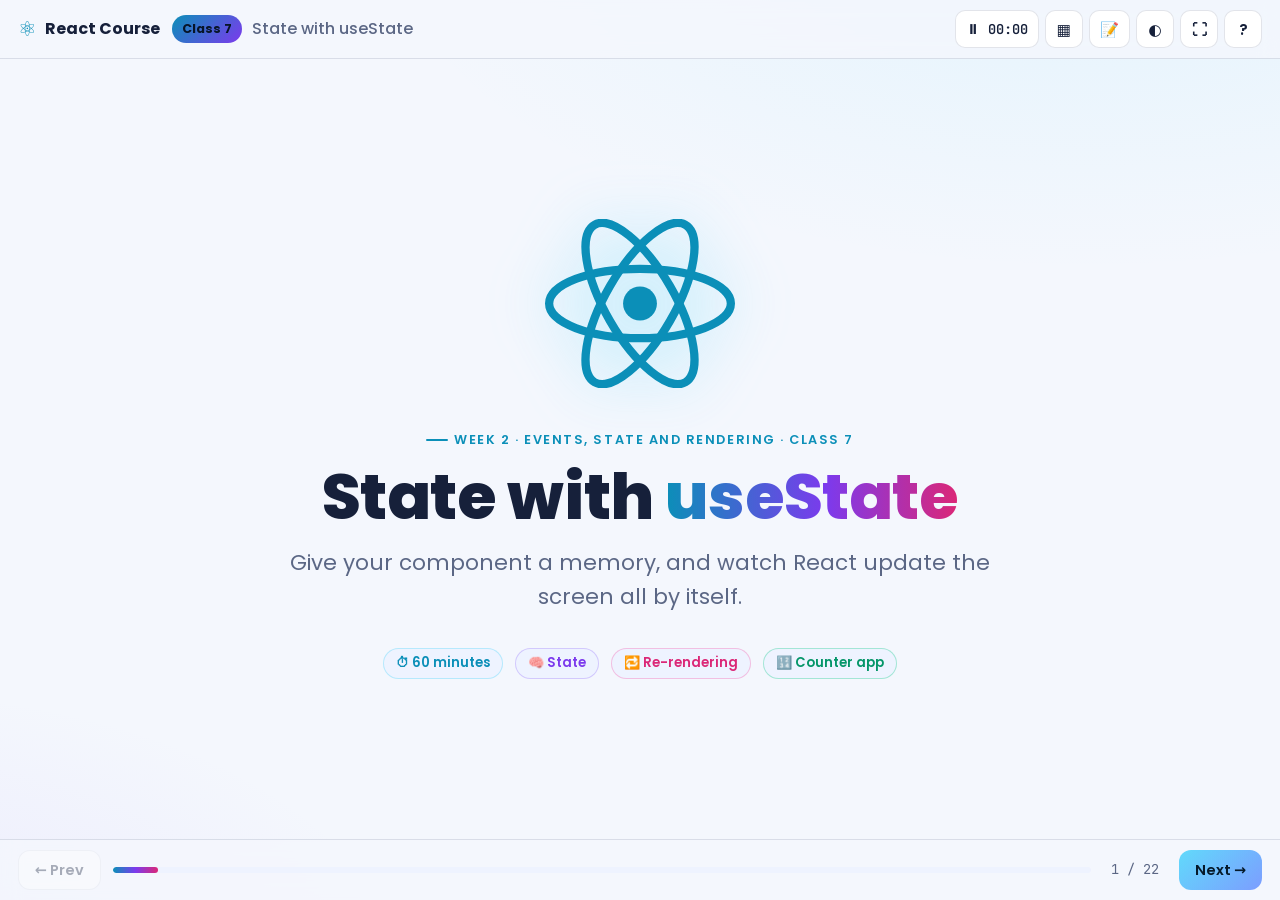
<file: React/class-07.html>
<!doctype html>
<html lang="en">

<head>
  <meta charset="utf-8">
  <meta name="viewport" content="width=device-width, initial-scale=1">
  <title>Class 7 · State with useState</title>
  <link rel="stylesheet" href="assets/style.css">
  <style>
    /* --- Hook: scoreboard --- */
    .board {
      background: #0f3d2e;
      color: #eafff4;
      border-radius: 18px;
      padding: 18px 22px;
      box-shadow: var(--shadow);
      font-family: var(--mono);
      border: 4px solid #1f6b50;
    }

    .board .bh {
      display: flex;
      justify-content: space-between;
      font-size: .8rem;
      color: #9fe3c4;
      letter-spacing: .1em;
      text-transform: uppercase;
    }

    .board .big {
      font-size: clamp(2.2rem, 5vw, 3.4rem);
      font-weight: 700;
      text-align: center;
      margin: 6px 0;
    }

    .board .sub {
      display: flex;
      justify-content: space-around;
      font-size: .9rem;
      color: #c8f5df;
    }

    /* --- Anatomy --- */
    .anatomy {
      font-family: var(--mono);
      font-size: clamp(1rem, 2.2vw, 1.6rem);
      background: var(--code-bg);
      color: var(--code-text);
      border-radius: 16px;
      padding: 22px;
      text-align: center;
      box-shadow: var(--shadow);
    }

    .anatomy span {
      padding: 2px 6px;
      border-radius: 8px;
    }

    .anatomy .a1 {
      background: rgba(97, 218, 251, .2);
      color: #82d8ff;
    }

    .anatomy .a2 {
      background: rgba(244, 114, 182, .2);
      color: #ff9cc9;
    }

    .anatomy .a3 {
      background: rgba(251, 191, 36, .2);
      color: #ffd36b;
    }

    .card.c1 {
      border-top: 4px solid #61dafb;
    }

    .card.c2 {
      border-top: 4px solid #f472b6;
    }

    .card.c3 {
      border-top: 4px solid #fbbf24;
    }

    /* --- Demo: render cycle --- */
    .rc-wrap {
      display: grid;
      grid-template-columns: 280px 1fr;
      gap: 22px;
      align-items: start;
    }

    @media (max-width: 820px) {
      .rc-wrap {
        grid-template-columns: 1fr;
      }
    }

    .rc-phone {
      background: var(--surface);
      border: 1px solid var(--border);
      border-radius: 26px;
      padding: 14px;
      box-shadow: var(--shadow);
    }

    .rc-screen {
      background: #fff;
      color: #111;
      border-radius: 16px;
      padding: 18px;
      text-align: center;
      transition: box-shadow .3s;
    }

    .rc-screen.flash {
      animation: rcflash .9s ease;
    }

    @keyframes rcflash {
      0% {
        box-shadow: 0 0 0 4px #34d399;
      }

      100% {
        box-shadow: 0 0 0 0 transparent;
      }
    }

    .rc-screen h4 {
      margin: 0 0 4px;
      font-size: 1.3rem;
    }

    .rc-screen .n {
      font-weight: 800;
    }

    .rc-screen button {
      font: 600 .95rem var(--font);
      background: #2563eb;
      color: #fff;
      border: 0;
      border-radius: 10px;
      padding: 9px 18px;
      cursor: pointer;
      margin-top: 8px;
    }

    .rc-screen button:disabled {
      opacity: .5;
      cursor: wait;
    }

    .rc-modes {
      display: flex;
      gap: 6px;
      margin-top: 12px;
      flex-wrap: wrap;
      justify-content: center;
    }

    .rc-modes button {
      font: 600 .8rem var(--font);
      border: 1px solid var(--border);
      background: var(--surface2);
      color: var(--muted);
      border-radius: 99px;
      padding: 5px 12px;
      cursor: pointer;
    }

    .rc-modes button.on {
      background: var(--accent);
      color: var(--accent-ink);
      border-color: var(--accent);
    }

    .rc-meta {
      text-align: center;
      margin-top: 10px;
      font-size: .85rem;
      color: var(--muted);
    }

    .rc-meta b {
      color: var(--text);
      font-family: var(--mono);
    }

    .rc-steps {
      display: grid;
      gap: 8px;
    }

    .rc-step {
      display: grid;
      grid-template-columns: 34px 1fr;
      gap: 12px;
      align-items: center;
      background: var(--surface);
      border: 1px solid var(--border);
      border-radius: 12px;
      padding: 9px 14px;
      opacity: .5;
      transition: all .3s ease;
    }

    .rc-step .ic {
      font-size: 1.4rem;
      text-align: center;
    }

    .rc-step .d {
      font-size: .95rem;
    }

    .rc-step .d code {
      font-size: .85em;
    }

    .rc-step.on {
      opacity: 1;
      border-color: var(--accent);
      box-shadow: var(--glow);
      transform: translateX(8px);
    }

    .rc-step.done {
      opacity: 1;
      border-color: rgba(52, 211, 153, .5);
    }

    .rc-step.fail {
      opacity: 1;
      border-color: var(--red);
      background: color-mix(in srgb, var(--red) 10%, var(--surface));
    }

    .rc-msg {
      min-height: 1.6em;
      font-weight: 600;
    }
  </style>
</head>

<body class="deck" data-class="7" data-title="State with useState" data-duration="60">
  <main class="slides">

    <!-- 1 -->
    <section class="slide title" data-title="Welcome">
      <div class="react-logo"></div>
      <div>
        <span class="kicker">Week 2 · Events, state and rendering · Class 7</span>
        <h1>State with <span class="grad">useState</span></h1>
        <p class="lead">Give your component a memory, and watch React update the screen all by itself.</p>
      </div>
      <div class="row">
        <span class="pill blue">⏱ 60 minutes</span>
        <span class="pill violet">🧠 State</span>
        <span class="pill pink">🔁 Re-rendering</span>
        <span class="pill green">🔢 Counter app</span>
      </div>
      <aside class="notes">
        <ul>
          <li>Press <b>T</b> to start the timer.</li>
          <li>Week 2 goal: understand how a React page <b>responds</b> when a user interacts with it. Last class we
            caught clicks. Today we make the screen <i>change</i> after a click.</li>
          <li>Promise: "Today you will build a counter that really works, and you will know exactly why it works."</li>
        </ul>
      </aside>
    </section>

    <!-- 2 -->
    <section class="slide" data-title="Today's plan">
      <header>
        <span class="kicker">Agenda</span>
        <h2>Today's plan</h2>
      </header>
      <ol class="timeline">
        <li class="step"><span class="time">00–05</span>
          <div><b>🔁 Quick recap</b><small>Events from Class 6: onClick, onChange, passing vs calling</small></div>
        </li>
        <li class="step"><span class="time">05–12</span>
          <div><b>🏏 The broken scoreboard</b><small>Why changing a normal variable does not change the screen</small>
          </div>
        </li>
        <li class="step"><span class="time">12–27</span>
          <div><b>🧠 State concepts</b><small>useState, initial value, setter function, re-rendering</small></div>
        </li>
        <li class="step"><span class="time">27–40</span>
          <div><b>💻 Live coding</b><small>Build the counter and add more state</small></div>
        </li>
        <li class="step"><span class="time">40–52</span>
          <div><b>🧪 Class exercise</b><small>Increment, decrement and reset buttons</small></div>
        </li>
        <li class="step"><span class="time">52–60</span>
          <div><b>✅ Quiz, recap and To Practice</b><small>Like button To Practice</small></div>
        </li>
      </ol>
      <aside class="notes">Reveal each block with →. Today is one of the most important classes of the course: almost
        everything after this uses state.</aside>
    </section>

    <!-- 3 -->
    <section class="slide" data-title="Recap: events">
      <header>
        <span class="kicker">Recap · Class 6</span>
        <h2>Remember events? 🖱️</h2>
        <p class="lead">Tap each card. Can you answer before it flips?</p>
      </header>
      <div class="grid cols-3">
        <div class="flip">
          <div class="front"><span class="icon">🔔</span>
            <h3>How do we run code when a button is clicked?</h3>
          </div>
          <div class="back">
            <p>Use the <code>onClick</code> prop:<br><code>&lt;button onClick={handleClick}&gt;</code></p>
          </div>
        </div>
        <div class="flip">
          <div class="front"><span class="icon">⚠️</span>
            <h3><code>onClick={sayHi}</code> vs <code>onClick={sayHi()}</code>?</h3>
          </div>
          <div class="back">
            <p>The first <b>passes</b> the function (runs on click). The second <b>calls</b> it immediately while
              rendering. ❌</p>
          </div>
        </div>
        <div class="flip">
          <div class="front"><span class="icon">⌨️</span>
            <h3>How do we read what the user typed?</h3>
          </div>
          <div class="back">
            <p><code>onChange={(e) =&gt; console.log(e.target.value)}</code></p>
          </div>
        </div>
      </div>
      <div class="callout info step">
        <p><b>The missing piece:</b> in Class 6 we could <i>catch</i> a click and show an alert. But we could not make
          the page <b>remember</b> something and <b>show</b> the new value. That is today's topic.</p>
      </div>
      <aside class="notes">
        <ul>
          <li>Ask a different student for each card before flipping.</li>
          <li>The second card is the most common Class 6 mistake. It matters again today with <code>setCount</code>.
          </li>
        </ul>
      </aside>
    </section>

    <!-- 4 -->
    <section class="slide" data-title="Hook: the scoreboard">
      <div class="split">
        <div>
          <span class="kicker">Hook · 05–12 min</span>
          <h2>How does a scoreboard <span class="grad">remember</span> the score?</h2>
          <p class="lead">Every ball, the score changes. The board must <b style="color:var(--text)">remember</b> the
            old score and <b style="color:var(--text)">show</b> the new one.</p>
          <ul class="checklist">
            <li class="step">🛒 Flipkart cart badge: remembers <b>how many items</b> you added</li>
            <li class="step">❤️ Instagram: remembers if <b>you liked</b> a post</li>
            <li class="step">🍔 Swiggy: remembers the <b>quantity</b> of each dish</li>
            <li class="step">🌙 Any app: remembers <b>dark mode on or off</b></li>
          </ul>
        </div>
        <div class="stack">
          <div class="board">
            <div class="bh"><span>IND vs AUS</span><span>Over 18.4</span></div>
            <div class="big">🏏 156 / 3</div>
            <div class="sub"><span>Kohli 72*</span><span>Run rate 8.4</span></div>
          </div>
          <div class="callout tip step">
            <p>This "memory" that can change over time is called <b>state</b>. When state changes, the screen should
              change too.</p>
          </div>
        </div>
      </div>
      <aside class="notes">
        <ul>
          <li>Ask: "What information does this scoreboard need to remember?" (runs, wickets, overs, batsman score).</li>
          <li>Ask: "Name one thing your favourite app remembers while you use it."</li>
          <li>Transition: "Let's try to build a scoreboard with what we already know: a normal variable."</li>
        </ul>
      </aside>
    </section>

    <!-- 5 -->
    <section class="slide" data-title="Experiment: let count">
      <header>
        <span class="kicker">Experiment · Try it!</span>
        <h2>Attempt 1: a normal <code>let</code> variable 🤔</h2>
        <p class="lead">Click the button 3 times. Then look at the <b style="color:var(--text)">console</b> under the
          preview.</p>
      </header>
      <div class="playground" data-height="420">
        <script type="text/x-playground">
        function App() {
          let runs = 0;

          function addRun() {
            runs = runs + 1;
            console.log("runs is now", runs);
          }

          return (
            <div className="card">
              <h2>🏏 Runs: {runs}</h2>
              <button onClick={addRun}>Add a run</button>
              <p>Console says the number goes up…
                 but the screen stays at 0! 😱</p>
            </div>
          );
        }
      </script>
      </div>
      <aside class="notes">
        <ul>
          <li>Click 3 times. Console shows 1, 2, 3. Screen still shows 0.</li>
          <li>Ask: "Is the variable changing?" Yes, console proves it. "Is the screen changing?" No.</li>
          <li>Why? React has <b>no idea</b> the variable changed. React only redraws a component when it is <b>told</b>
            to. A normal variable cannot tell React anything.</li>
          <li>Bonus point: even if React re-ran <code>App()</code>, the line <code>let runs = 0</code> would reset it to
            0. A normal variable has no memory between renders.</li>
        </ul>
      </aside>
    </section>

    <!-- 6 -->
    <section class="slide" data-title="Why the variable fails">
      <header>
        <span class="kicker">Why it fails</span>
        <h2>Two problems with a normal variable</h2>
      </header>
      <div class="grid cols-2">
        <div class="card bad step">
          <span class="icon">🙈</span>
          <h3>1. React is not told</h3>
          <p class="muted">Changing <code>runs = runs + 1</code> only changes a value in memory. React does not watch
            normal variables, so it never redraws the screen.</p>
        </div>
        <div class="card bad step">
          <span class="icon">🧽</span>
          <h3>2. No memory between renders</h3>
          <p class="muted">Each time React runs <code>App()</code>, the line <code>let runs = 0</code> runs again. The
            value is wiped clean, like a whiteboard erased after every class.</p>
        </div>
      </div>
      <div class="card good step">
        <span class="icon">✅</span>
        <h3>We need something that does both</h3>
        <p class="muted">It must <b>remember</b> the value between renders, and <b>tell React</b> to redraw when the
          value changes. React gives us exactly that: <code>useState</code>.</p>
      </div>
      <aside class="notes">Keep this short (2 minutes). The whiteboard image works well: normal variable = whiteboard
        wiped after every render; state = a notebook React keeps safe for you.</aside>
    </section>

    <!-- 7 -->
    <section class="slide" data-title="What is state?">
      <div class="split">
        <div>
          <span class="kicker">Concept · 12–27 min</span>
          <h2>What is <span class="grad">state</span>?</h2>
          <p class="lead"><b style="color:var(--text)">State is data that a component remembers, and that can change
              over time.</b> When state changes, React updates the screen.</p>
          <ul class="clean">
            <li class="step">State is the component's <b>memory</b></li>
            <li class="step">It survives between renders (it is not wiped)</li>
            <li class="step">Changing it makes React <b>re-render</b> the component</li>
            <li class="step">Examples: a count, a typed name, "is the menu open?", a list of cart items</li>
          </ul>
        </div>
        <div class="analogy step" data-label="🏏 Real-life example">
          <span class="big-emoji">🏟️</span>
          <h3>State is the cricket scoreboard</h3>
          <p>The board <b>remembers</b> the score between balls. When a four is hit, the scorer updates the board, and
            <b>everyone in the stadium</b> instantly sees the new score.
          </p>
          <p class="muted">Score = state. The scorer's update = the setter function. The crowd seeing it = re-render.
          </p>
        </div>
      </div>
      <aside class="notes">
        <ul>
          <li>Repeat the one-line definition and ask the class to say it back.</li>
          <li>Ask: "On a Swiggy cart page, what would be state?" (quantity, selected address, coupon applied, total).
          </li>
        </ul>
      </aside>
    </section>

    <!-- 8 -->
    <section class="slide" data-title="useState anatomy">
      <header>
        <span class="kicker">Concept · useState</span>
        <h2>One line, three parts</h2>
      </header>
      <div class="anatomy">const [<span class="a1">count</span>, <span class="a2">setCount</span>] = useState(<span
          class="a3">0</span>);</div>
      <div class="grid cols-3">
        <div class="card c1 step"><span class="icon">👀</span>
          <h3><code>count</code></h3>
          <p class="muted">The <b>current value</b>. Read it in your JSX: <code>{count}</code>. Like the number on the
            scoreboard.</p>
        </div>
        <div class="card c2 step"><span class="icon">✍️</span>
          <h3><code>setCount</code></h3>
          <p class="muted">The <b>setter function</b>. The only correct way to change the value. Like the official
            scorer's pen.</p>
        </div>
        <div class="card c3 step"><span class="icon">🏁</span>
          <h3><code>0</code></h3>
          <p class="muted">The <b>initial value</b>, used only on the very first render. Like 0 runs at the start of a
            match.</p>
        </div>
      </div>
      <div class="callout tip step">
        <p><b>Naming rule:</b> <code>[thing, setThing]</code>. For example <code>[likes, setLikes]</code>,
          <code>[name, setName]</code>, <code>[isOpen, setIsOpen]</code>. And don't forget
          <code>import { useState } from "react";</code> at the top.
        </p>
      </div>
      <aside class="notes">
        <ul>
          <li>Point at each coloured part as you reveal its card.</li>
          <li>Hooks rule (keep simple): call <code>useState</code> at the top of your component, not inside an
            <code>if</code> or a loop.
          </li>
        </ul>
      </aside>
    </section>

    <!-- 9 -->
    <section class="slide" data-title="Array destructuring">
      <header>
        <span class="kicker">JavaScript refresher</span>
        <h2>What are those <code>[ ]</code> brackets? 🍱</h2>
        <p class="lead"><code>useState</code> returns an <b style="color:var(--text)">array with two items</b>. Array
          destructuring unpacks both into named variables in one line.</p>
      </header>
      <div class="split">
        <div class="tabs">
          <div class="tab" data-label="Long way">
            <script type="text/x-code" data-file="App.jsx" data-hl="2,3">
            const result = useState(0);   // [0, function]
            const count = result[0];      // the value
            const setCount = result[1];   // the setter
          </script>
          </div>
          <div class="tab" data-label="Short way (destructuring)">
            <script type="text/x-code" data-file="App.jsx" data-hl="1">
            const [count, setCount] = useState(0);
            // same result, one clean line ✨
          </script>
          </div>
          <div class="tab" data-label="Plain JS example">
            <script type="text/x-code" data-file="practice.js" data-lang="js">
            const player = ["Rohit", 45];
            const [name, runs] = player;

            console.log(name); // "Rohit"
            console.log(runs); // 45
          </script>
          </div>
        </div>
        <div class="analogy step" data-label="🍱 Real-life example">
          <span class="big-emoji">🍱</span>
          <h3>A two-compartment tiffin box</h3>
          <p>Mom hands you a tiffin with <b>two compartments</b>: rice in the first, sabzi in the second. You open it
            and take both out at once.</p>
          <p class="muted"><code>useState</code> hands you a box with the <b>value</b> first and the <b>setter</b>
            second. The order matters, the names are your choice.</p>
        </div>
      </div>
      <aside class="notes">Click through the three tabs. Students who are new to JavaScript often think
        <code>[count, setCount]</code> is "special React syntax". It is plain JavaScript array destructuring. Ask: "What
        if I wrote <code>[setCount, count]</code>?" (the names would be swapped and confusing).
      </aside>
    </section>

    <!-- 10 -->
    <section class="slide" data-title="Initial values">
      <header>
        <span class="kicker">Concept · initial values</span>
        <h2>State can hold any kind of value</h2>
        <p class="lead">The value you pass to <code>useState()</code> is where the component <b
            style="color:var(--text)">starts</b>.</p>
      </header>
      <table class="table">
        <tr>
          <th>Code</th>
          <th>Type</th>
          <th>Real-life use</th>
        </tr>
        <tr class="step">
          <td><code>useState(0)</code></td>
          <td>Number</td>
          <td>🛒 Items in cart, likes, cricket runs</td>
        </tr>
        <tr class="step">
          <td><code>useState("")</code></td>
          <td>String</td>
          <td>⌨️ Text typed in a search box</td>
        </tr>
        <tr class="step">
          <td><code>useState(false)</code></td>
          <td>Boolean</td>
          <td>🌙 Is dark mode on? Is the menu open?</td>
        </tr>
        <tr class="step">
          <td><code>useState([])</code></td>
          <td>Array</td>
          <td>📋 To-do list, list of students</td>
        </tr>
        <tr class="step">
          <td><code>useState({ name: "Priya", age: 20 })</code></td>
          <td>Object</td>
          <td>👤 A user profile, a form</td>
        </tr>
      </table>
      <div class="analogy step" data-label="📒 Real-life example">
        <p><b>A new notebook:</b> the initial value is what you write on the first page. After that, you only change it
          with the setter. React ignores the initial value on later renders, just like you don't rewrite page 1 every
          day.</p>
      </div>
      <aside class="notes">Today we mostly use numbers. Strings come back in Class 10 (forms), booleans in Class 8
        (conditional rendering), arrays in Class 9 and Class 17.</aside>
    </section>

    <!-- 11 -->
    <section class="slide" data-title="Setter functions">
      <header>
        <span class="kicker">Concept · setter function</span>
        <h2>Change state only through the <span class="grad">setter</span></h2>
      </header>
      <div class="grid cols-2">
        <div class="card bad">
          <span class="icon">❌</span>
          <h3>Changing it directly</h3>
          <script type="text/x-code" data-file="App.jsx">
          count = count + 1;   // error: count is const
          count++;             // React is not told
        </script>
          <p class="muted" style="margin-top:10px">Like scribbling on the scoreboard with chalk. The official score is
            not updated and nobody is informed.</p>
        </div>
        <div class="card good">
          <span class="icon">✅</span>
          <h3>Using the setter</h3>
          <script type="text/x-code" data-file="App.jsx">
          setCount(count + 1);   // new value
          setCount(0);           // reset
        </script>
          <p class="muted" style="margin-top:10px">Like asking the official scorer. The board updates and the whole
            stadium sees it.</p>
        </div>
      </div>
      <div class="callout warn step">
        <p><b>Surprise:</b> the setter does not change <code>count</code> immediately in the current line.
          <code>setCount(5); console.log(count);</code> still logs the <b>old</b> value. The new value arrives in the
          <b>next render</b>.
        </p>
      </div>
      <div class="callout tip step">
        <p><b>Pro tip (for later):</b> when the new value depends on the old one, you can also write
          <code>setCount(c =&gt; c + 1)</code>. Both are fine for today.
        </p>
      </div>
      <aside class="notes">
        <ul>
          <li>The "surprise" callout causes a lot of confusion. Explain: calling the setter is like placing an order.
            The food (new value) arrives with the next render, not on the same line.</li>
          <li>Only mention the updater function briefly. We will use it more in Class 17.</li>
        </ul>
      </aside>
    </section>

    <!-- 12 -->
    <section class="slide" data-title="Demo: the render cycle" id="renderCycle">
      <header>
        <span class="kicker">Live demo · re-rendering</span>
        <h2>What happens when you click? 🔁</h2>
        <p class="lead">Click <b style="color:var(--text)">Increase</b> and follow the steps. Then switch to "let
          variable" mode and compare.</p>
      </header>
      <div class="rc-wrap">
        <div>
          <div class="rc-phone">
            <div class="rc-screen">
              <h4>Count: <span class="n rc-score">0</span></h4>
              <button class="rc-click" type="button">Increase</button>
            </div>
          </div>
          <div class="rc-modes">
            <button type="button" class="on" data-mode="state">⚛️ useState</button>
            <button type="button" data-mode="let">📦 let variable</button>
          </div>
          <div class="rc-meta"><code>App()</code> has run <b class="rc-renders">1</b> time(s)<br><button type="button"
              class="btn small rc-reset" style="margin-top:8px">↺ Reset demo</button></div>
        </div>
        <div class="stack">
          <div class="rc-steps">
            <div class="rc-step"><span class="ic">👆</span><span class="d"></span></div>
            <div class="rc-step"><span class="ic">✍️</span><span class="d"></span></div>
            <div class="rc-step"><span class="ic">🔁</span><span class="d"></span></div>
            <div class="rc-step"><span class="ic">🧩</span><span class="d"></span></div>
            <div class="rc-step"><span class="ic">🖥️</span><span class="d"></span></div>
          </div>
          <div class="rc-msg muted">Ready. Click the blue button on the phone.</div>
        </div>
      </div>
      <aside class="notes">
        <ul>
          <li>In <b>useState</b> mode, click slowly and narrate each step: click → <code>setCount</code> → React runs
            <code>App()</code> again → new JSX → screen updates. Watch the render counter go up.
          </li>
          <li>Switch to <b>let variable</b> mode and click: the value changes in memory but steps 3 to 5 fail. That is
            exactly what we saw in the experiment.</li>
          <li>Key sentence for students: "<b>A render is just React calling your component function again.</b>"</li>
        </ul>
      </aside>
    </section>

    <!-- 13 -->
    <section class="slide" data-title="Syllabus example">
      <div class="split">
        <div>
          <span class="kicker">Code example</span>
          <h2>Our first state: a counter</h2>
          <ul class="clean">
            <li class="step"><b>Line 1:</b> import the <code>useState</code> hook</li>
            <li class="step"><b>Line 4:</b> create state <code>count</code>, starting at <code>0</code></li>
            <li class="step"><b>Line 8:</b> show the current value with <code>{count}</code></li>
            <li class="step"><b>Line 9:</b> on click, ask React to set <code>count + 1</code></li>
            <li class="step">React re-runs <code>App()</code> → <code>&lt;h2&gt;</code> shows the new number ✨</li>
          </ul>
          <div class="card step" style="margin-top:14px">
            <p style="margin:0"><b>Why the arrow function?</b> <span class="spoiler">👉
                <code>onClick={setCount(count + 1)}</code> would <b>call</b> the setter during render, which triggers
                another render, and another… an infinite loop! The arrow function waits for the click.</span></p>
          </div>
        </div>
        <script type="text/x-code" data-file="App.jsx" data-hl="1,4,8,9">
        import { useState } from "react";

        function App() {
          const [count, setCount] = useState(0);

          return (
            <>
              <h2>Count: {count}</h2>
              <button onClick={() => setCount(count + 1)}>
                Increase
              </button>
            </>
          );
        }
      </script>
      </div>
      <aside class="notes">Read the code line by line. Click the blurred text to reveal it. Connect this to the Class 6
        "passing vs calling" flip card. The <code>&lt;&gt; &lt;/&gt;</code> fragment came from Class 3.</aside>
    </section>

    <!-- 14 -->
    <section class="slide section-slide" data-title="Live coding">
      <span class="big-emoji">💻</span>
      <span class="kicker" style="justify-content:center">27–40 min</span>
      <h1>Let's make it <span class="grad">count</span></h1>
      <p class="lead">Type along in VS Code or use the playground on the next slides.</p>
      <aside class="notes">If students have their Vite project from Class 2, ask them to replace <code>App.jsx</code>
        with the counter code. Others can use the playground.</aside>
    </section>

    <!-- 15 -->
    <section class="slide" data-title="Playground: counter">
      <header>
        <span class="kicker">Live coding · Try it!</span>
        <h2>Attempt 2: <code>useState</code> 🎉</h2>
        <p class="lead">Same idea as Attempt 1, but now with state. Watch the console: every click logs a new <b
            style="color:var(--text)">render</b>.</p>
      </header>
      <div class="playground" data-height="420">
        <script type="text/x-playground">
        import { useState } from "react";

        function App() {
          const [count, setCount] = useState(0);
          console.log("App rendered, count =", count);

          return (
            <>
              <h2>Count: {count}</h2>
              <button onClick={() => setCount(count + 1)}>
                Increase
              </button>
            </>
          );
        }
      </script>
      </div>
      <aside class="notes">
        <ul>
          <li>Click a few times. The console proves React runs <code>App()</code> again on every click.</li>
          <li>Live change 1: start at 10 instead of 0.</li>
          <li>Live change 2: add 5 per click (<code>count + 5</code>), like a boundary in cricket… well, a four plus
            one!</li>
          <li>Note: in development React may log the first render twice. That is normal.</li>
        </ul>
      </aside>
    </section>

    <!-- 16 -->
    <section class="slide" data-title="More than one state">
      <header>
        <span class="kicker">Live coding · Step 2</span>
        <h2>A component can have many states ☕</h2>
        <p class="lead">Ramesh's chai stall: one state for the <b style="color:var(--text)">cups</b>, one for the <b
            style="color:var(--text)">customer</b>. The bill is <i>calculated</i>, not stored.</p>
      </header>
      <div class="playground" data-height="420">
        <script type="text/x-playground">
        import { useState } from "react";

        function App() {
          const [cups, setCups] = useState(0);
          const [customer, setCustomer] = useState("Arun");

          const bill = cups * 15; // derived value, no state needed

          return (
            <div className="card">
              <h2>☕ Ramesh Chai Stall</h2>
              <p>Customer: <b>{customer}</b></p>
              <p>Cups: {cups} · Bill: ₹{bill}</p>

              <button onClick={() => setCups(cups + 1)}>+1 cup</button>
              <button onClick={() => setCustomer("Priya")}>Priya</button>
              <button onClick={() => setCustomer("Rahul")}>Rahul</button>
            </div>
          );
        }
      </script>
      </div>
      <aside class="notes">
        <ul>
          <li>Each <code>useState</code> call is a separate box of memory.</li>
          <li>Ask: "Should <code>bill</code> be state?" No. If you can <b>calculate</b> it from other state, just
            calculate it. Less state = fewer bugs.</li>
          <li>Challenge: add a "New customer" button that sets cups back to 0.</li>
        </ul>
      </aside>
    </section>

    <!-- 17 -->
    <section class="slide" data-title="Class exercise">
      <header>
        <span class="kicker">Class exercise · 40–52 min</span>
        <h2>🧪 Build a full counter</h2>
      </header>
      <div class="grid cols-4">
        <div class="card"><span class="icon">➖</span><b>1.</b> Add a <b>Decrease</b> button</div>
        <div class="card"><span class="icon">↺</span><b>2.</b> Add a <b>Reset</b> button that goes back to 0</div>
        <div class="card"><span class="icon">🔢</span><b>3.</b> Add a <b>+5</b> button</div>
        <div class="card"><span class="icon">⭐</span><b>Bonus:</b> never go <b>below 0</b></div>
      </div>
      <div class="playground" data-height="360">
        <script type="text/x-playground">
        import { useState } from "react";

        function App() {
          const [count, setCount] = useState(0);

          // TODO 1: write a function decrease() that subtracts 1
          // TODO 2: write a function reset() that sets count to 0

          return (
            <div className="card">
              <h2>Count: {count}</h2>
              <button onClick={() => setCount(count + 1)}>+ Increase</button>

              {/* TODO 3: add a "− Decrease" button */}
              {/* TODO 4: add a "Reset" button */}
              {/* BONUS: stop the count from going below 0 */}
            </div>
          );
        }
      </script>
      </div>
      <aside class="notes">
        <ul>
          <li>Give 8 to 10 minutes. Walk around.</li>
          <li>Solution: <code>onClick={() =&gt; setCount(count - 1)}</code> and
            <code>onClick={() =&gt; setCount(0)}</code>.
          </li>
          <li>Bonus hint: <code>setCount(Math.max(count - 1, 0))</code>. Some students will try an <code>if</code>,
            which is perfect for next class.</li>
          <li>Common mistake: <code>onClick={setCount(0)}</code> without the arrow. The preview will show "Too many
            re-renders". Use it as a teaching moment.</li>
        </ul>
      </aside>
    </section>

    <!-- 18 -->
    <section class="slide" data-title="Common mistakes">
      <header>
        <span class="kicker">Watch out</span>
        <h2>🐞 Common state mistakes</h2>
      </header>
      <div class="grid cols-2">
        <div class="card bad step">
          <h3>1. Calling the setter in onClick</h3>
          <p><code>onClick={setCount(count + 1)}</code></p>
          <p class="muted">Runs during render → "Too many re-renders". ✅
            <code>onClick={() =&gt; setCount(count + 1)}</code>
          </p>
        </div>
        <div class="card bad step">
          <h3>2. Changing state directly</h3>
          <p><code>count++</code> or <code>count = 5</code></p>
          <p class="muted">React is not told, the screen doesn't change. ✅ Always use <code>setCount(...)</code></p>
        </div>
        <div class="card bad step">
          <h3>3. Forgetting the import</h3>
          <p><code>useState is not defined</code></p>
          <p class="muted">✅ Add <code>import { useState } from "react";</code> at the top of the file.</p>
        </div>
        <div class="card bad step">
          <h3>4. Expecting the new value immediately</h3>
          <p><code>setCount(5); console.log(count);</code></p>
          <p class="muted">Logs the old value. The new value appears in the <b>next render</b>.</p>
        </div>
      </div>
      <aside class="notes">Ask students which mistake they made during the exercise. Most classes hit mistake 1 at least
        once.</aside>
    </section>

    <!-- 19 -->
    <section class="slide" data-title="Quick quiz">
      <header>
        <span class="kicker">Recap · 52–60 min</span>
        <h2>⚡ Quick quiz</h2>
      </header>
      <div class="grid cols-3">
        <div class="quiz" data-answer="a">
          <p class="q">1. Why doesn't <code>let runs = 0; runs++;</code> update the screen?</p>
          <div class="opts">
            <button data-opt="a">React is not told that anything changed</button>
            <button data-opt="b">let variables are too slow</button>
            <button data-opt="c">You need to refresh the browser</button>
          </div>
          <p class="explain">✅ Only a <b>state setter</b> tells React to re-render.</p>
        </div>
        <div class="quiz" data-answer="b">
          <p class="q">2. In <code>useState(10)</code>, what is <code>10</code>?</p>
          <div class="opts">
            <button data-opt="a">The maximum value</button>
            <button data-opt="b">The initial value</button>
            <button data-opt="c">The number of renders</button>
          </div>
          <p class="explain">✅ It is the <b>starting value</b>, used on the first render only.</p>
        </div>
        <div class="quiz" data-answer="c">
          <p class="q">3. What happens after <code>setCount(5)</code>?</p>
          <div class="opts">
            <button data-opt="a">The whole page reloads</button>
            <button data-opt="b">Nothing until you click again</button>
            <button data-opt="c">React re-runs the component and updates the screen</button>
          </div>
          <p class="explain">✅ That is a <b>re-render</b>: new state → new JSX → updated screen.</p>
        </div>
      </div>
      <aside class="notes">Show of hands first, then click. If many students miss question 3, replay the render cycle
        demo.</aside>
    </section>

    <!-- 20 -->
    <section class="slide" data-title="Recap">
      <header>
        <span class="kicker">Recap</span>
        <h2>Today you learned… ✅</h2>
      </header>
      <div class="grid cols-3">
        <div class="flip">
          <div class="front"><span class="icon">🧠</span>
            <h3>State</h3>
          </div>
          <div class="back">
            <p>Data a component <b>remembers</b> that can change over time. Like a scoreboard.</p>
          </div>
        </div>
        <div class="flip">
          <div class="front"><span class="icon">🪝</span>
            <h3>useState</h3>
          </div>
          <div class="back">
            <p><code>const [value, setValue] = useState(initial);</code></p>
          </div>
        </div>
        <div class="flip">
          <div class="front"><span class="icon">🏁</span>
            <h3>Initial value</h3>
          </div>
          <div class="back">
            <p>The starting value: <code>0</code>, <code>""</code>, <code>false</code>, <code>[]</code>… used on the
              first render only.</p>
          </div>
        </div>
        <div class="flip">
          <div class="front"><span class="icon">✍️</span>
            <h3>Setter function</h3>
          </div>
          <div class="back">
            <p>The only correct way to change state. Never write <code>count++</code>.</p>
          </div>
        </div>
        <div class="flip">
          <div class="front"><span class="icon">🔁</span>
            <h3>Re-render</h3>
          </div>
          <div class="back">
            <p>React calls your component again → new JSX → only the changed parts update.</p>
          </div>
        </div>
        <div class="flip">
          <div class="front"><span class="icon">📦</span>
            <h3>Normal variables</h3>
          </div>
          <div class="back">
            <p>Reset on every render and don't tell React. Fine for calculated values like <code>bill</code>.</p>
          </div>
        </div>
      </div>
      <aside class="notes">Ask a student to explain each card in their own words before flipping it.</aside>
    </section>

    <!-- 21 -->
    <section class="slide" data-title="To Practice">
      <header>
        <span class="kicker">To Practice</span>
        <h2>📚 To Practice</h2>
      </header>
      <div class="grid cols-2">
        <div class="card accent">
          <span class="icon">❤️</span>
          <h3>Main task: a like button</h3>
          <p>Create a <b>like button</b> that tracks the number of likes.</p>
          <ul class="checklist">
            <li>Use <code>useState</code> with an initial value of <code>0</code></li>
            <li>Show the text "❤️ 12 likes"</li>
            <li>Each click adds one like</li>
          </ul>
        </div>
        <div class="card">
          <span class="icon">⭐</span>
          <h3>Bonus</h3>
          <ul class="checklist">
            <li>Add a "👎 Unlike" button that removes a like (not below 0)</li>
            <li>Show likes for <b>two posts</b> using two separate states</li>
            <li>Add a <code>console.log</code> to see each render</li>
          </ul>
        </div>
      </div>
      <div class="callout info">
        <p><b>Next class:</b> Conditional rendering. Show different UI based on state with <code>if</code>, the ternary
          operator and <code>&amp;&amp;</code>. Example: "Welcome back" vs "Please log in". 🚦</p>
      </div>
      <aside class="notes">Ask students to bring their like button next class. We will turn the heart red only when
        liked, which is conditional rendering.</aside>
    </section>

    <!-- 22 -->
    <section class="slide title" data-title="Thank you">
      <div class="react-logo"></div>
      <h1>Thank you! <span class="grad">Questions?</span></h1>
      <p class="lead">"State is your component's memory. Change it with the setter, and React redraws the screen." 🧠
      </p>
      <div class="row">
        <a class="btn" href="index.html">📋 Course plan</a>
        <a class="btn primary" href="class-08.html">Next: Class 8 →</a>
      </div>
      <aside class="notes">Leave 2 minutes for questions. Remind them about the like button To Practice.</aside>
    </section>

  </main>

  <script src="assets/deck.js"></script>
  <script>
    /* Demo: the render cycle */
    (() => {
      const root = document.getElementById('renderCycle');
      const steps = [...root.querySelectorAll('.rc-step')];
      const scoreEl = root.querySelector('.rc-score');
      const screen = root.querySelector('.rc-screen');
      const rendersEl = root.querySelector('.rc-renders');
      const msg = root.querySelector('.rc-msg');
      const clickBtn = root.querySelector('.rc-click');
      const modeBtns = root.querySelectorAll('[data-mode]');
      let mode = 'state',shown = 0,memory = 0,renders = 1,busy = false;
      const wait = ms => new Promise(r => setTimeout(r,ms));

      const text = {
        state: n => [
          'User clicks <b>Increase</b>',
          `<code>setCount(${n})</code>: you ask React to change the state`,
          `React calls <code>App()</code> again (render #${renders + 1})`,
          `New JSX is made: <code>&lt;h2&gt;Count: ${n}&lt;/h2&gt;</code>`,
          'React updates only the changed number on screen ✨'
        ],
        let: n => [
          'User clicks <b>Increase</b>',
          `<code>count = count + 1</code>: the variable is now ${n} in memory`,
          '❌ React was not told. <code>App()</code> does not run again',
          '❌ No new JSX is made',
          `❌ The screen still shows ${shown}`
        ]
      };
      function paint(n) { const t = text[mode](n); steps.forEach((s,i) => { s.querySelector('.d').innerHTML = t[i]; }); }
      function clear() { steps.forEach(s => s.classList.remove('on','done','fail')); }

      clickBtn.addEventListener('click',async () => {
        if (busy) return;
        busy = true; clickBtn.disabled = true; clear();
        if (mode === 'state') {
          const n = shown + 1;
          paint(n);
          for (let i = 0; i < steps.length; i++) {
            steps[i].classList.add('on');
            if (i === 2) { renders++; rendersEl.textContent = renders; }
            if (i === 4) { shown = n; scoreEl.textContent = shown; screen.classList.remove('flash'); void screen.offsetWidth; screen.classList.add('flash'); }
            await wait(750);
            steps[i].classList.replace('on','done');
          }
          msg.textContent = `✅ State is ${shown}, screen shows ${shown}. In sync!`;
        } else {
          memory = Math.max(memory,shown) + 1;
          paint(memory);
          for (let i = 0; i < steps.length; i++) {
            steps[i].classList.add(i < 2 ? 'on' : 'fail');
            await wait(i < 2 ? 750 : 450);
            if (i < 2) steps[i].classList.replace('on','done');
          }
          msg.textContent = `😱 count is ${memory} in memory, but the screen still shows ${shown}.`;
        }
        busy = false; clickBtn.disabled = false;
      });

      modeBtns.forEach(b => b.addEventListener('click',() => {
        if (busy) return;
        modeBtns.forEach(x => x.classList.toggle('on',x === b));
        mode = b.dataset.mode; memory = shown; clear(); paint(shown + 1);
        msg.textContent = mode === 'state' ? 'useState mode: click Increase.' : 'let mode: click Increase and watch what breaks.';
      }));

      root.querySelector('.rc-reset').addEventListener('click',() => {
        if (busy) return;
        shown = 0; memory = 0; renders = 1; scoreEl.textContent = 0; rendersEl.textContent = 1;
        clear(); paint(1); msg.textContent = 'Ready. Click the blue button on the phone.';
      });

      paint(1);
    })();
  </script>
</body>

</html>
</file>
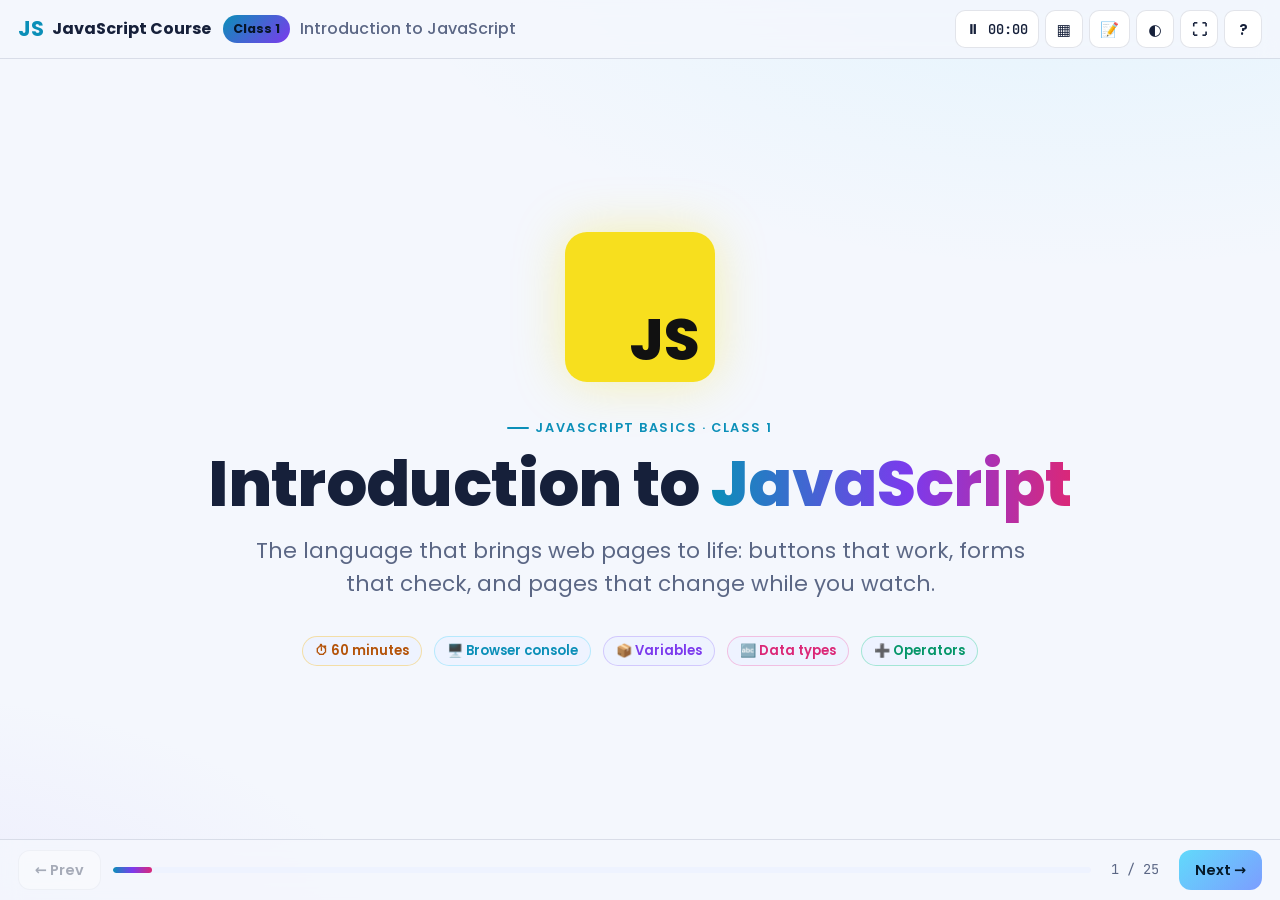
<file: React/js-class-01.html>
<!doctype html>
<html lang="en">

<head>
  <meta charset="utf-8">
  <meta name="viewport" content="width=device-width, initial-scale=1">
  <title>JS Class 1 · Introduction to JavaScript</title>
  <link rel="stylesheet" href="assets/style.css">
  <style>
    .js-logo {
      width: clamp(100px, 13vw, 150px);
      aspect-ratio: 1;
      margin: 0 auto 12px;
      background: #f7df1e;
      color: #111;
      border-radius: 22px;
      display: flex;
      align-items: flex-end;
      justify-content: flex-end;
      padding: 12px 16px;
      font: 800 clamp(2.4rem, 5vw, 3.6rem)/1 var(--font);
      box-shadow: 0 0 50px rgba(247, 223, 30, .35);
      animation: bob 4s ease-in-out infinite;
    }

    @keyframes bob {
      50% {
        transform: translateY(-8px) rotate(-3deg);
      }
    }

    @media (prefers-reduced-motion: reduce) {
      .js-logo {
        animation: none;
      }
    }

    .slide>.js-logo {
      width: clamp(100px, 13vw, 150px);
    }

    .yl {
      color: #eab308;
    }

    /* Demo: HTML + CSS + JS layers */
    .layers {
      display: grid;
      grid-template-columns: 280px 1fr;
      gap: 22px;
      align-items: center;
    }

    @media (max-width: 860px) {
      .layers {
        grid-template-columns: 1fr;
      }
    }

    .layer-toggle {
      display: flex;
      align-items: center;
      gap: 12px;
      padding: 14px 16px;
      border-radius: 14px;
      border: 2px solid var(--border);
      background: var(--surface);
      margin-bottom: 10px;
      cursor: pointer;
      font-weight: 600;
      transition: .2s;
    }

    .layer-toggle input {
      width: 20px;
      height: 20px;
      accent-color: var(--accent);
    }

    .layer-toggle small {
      display: block;
      font-weight: 400;
      color: var(--muted);
    }

    .layer-toggle.on {
      border-color: var(--accent);
    }

    .lstage {
      background: #fff;
      border-radius: 16px;
      padding: 22px;
      min-height: 280px;
      color: #111;
      transition: background .4s;
      position: relative;
    }

    .lstage.dark {
      background: #0f172a;
    }

    /* "no CSS" look */
    .pcard {
      font-family: 'Times New Roman', serif;
    }

    .pcard h3 {
      margin: 0 0 4px;
    }

    .pcard p {
      margin: 0 0 8px;
    }

    .pcard button {
      font: inherit;
    }

    /* "with CSS" look */
    .styled .pcard {
      font-family: var(--font);
      max-width: 360px;
      margin: 0 auto;
      background: linear-gradient(135deg, #fde68a, #fbcfe8);
      border-radius: 18px;
      padding: 22px;
      box-shadow: 0 12px 30px rgba(0, 0, 0, .12);
      text-align: center;
    }

    .styled .pcard .av {
      width: 70px;
      height: 70px;
      border-radius: 50%;
      background: #fff;
      display: grid;
      place-items: center;
      font-size: 2rem;
      margin: 0 auto 10px;
    }

    .styled .pcard button {
      background: #111827;
      color: #fff;
      border: 0;
      border-radius: 99px;
      padding: 8px 16px;
      font-weight: 600;
      cursor: pointer;
      margin: 4px;
    }

    .lstage:not(.styled) .pcard .av {
      font-size: 1rem;
    }

    .toast {
      position: absolute;
      left: 50%;
      bottom: 14px;
      transform: translateX(-50%);
      background: #ef4444;
      color: #fff;
      padding: 6px 14px;
      border-radius: 99px;
      font: 600 .85rem var(--font);
      opacity: 0;
      transition: opacity .3s;
      pointer-events: none;
      white-space: nowrap;
    }

    .toast.show {
      opacity: 1;
    }

    /* Demo: variable boxes */
    .vbuilder {
      display: grid;
      grid-template-columns: minmax(260px, 340px) 1fr;
      gap: 20px;
    }

    @media (max-width: 860px) {
      .vbuilder {
        grid-template-columns: 1fr;
      }
    }

    .vform {
      display: grid;
      gap: 10px;
    }

    .vform label {
      font-size: .85rem;
      font-weight: 600;
      color: var(--muted);
    }

    .vform select,
    .vform input {
      width: 100%;
      font: 500 1rem var(--mono);
      padding: 10px 12px;
      border-radius: 10px;
      border: 1px solid var(--border);
      background: var(--surface2);
      color: var(--text);
    }

    .shelf {
      display: flex;
      flex-wrap: wrap;
      gap: 16px;
      align-content: flex-start;
      min-height: 200px;
      background: var(--surface);
      border: 1px dashed var(--border);
      border-radius: 16px;
      padding: 18px;
    }

    .vbox {
      width: 150px;
      text-align: center;
      cursor: pointer;
      animation: drop .5s cubic-bezier(.3, 1.6, .6, 1);
    }

    @keyframes drop {
      from {
        transform: translateY(-30px);
        opacity: 0;
      }
    }

    .vbox .lid {
      font: 600 .78rem var(--mono);
      background: var(--violet);
      color: #fff;
      border-radius: 10px 10px 0 0;
      padding: 4px 6px;
    }

    .vbox.const .lid {
      background: var(--pink);
    }

    .vbox .val {
      background: var(--surface2);
      border: 2px solid var(--violet);
      border-top: 0;
      border-radius: 0 0 12px 12px;
      padding: 16px 8px;
      font: 600 .95rem var(--mono);
      word-break: break-word;
    }

    .vbox.const .val {
      border-color: var(--pink);
    }

    .vbox .tag {
      font-size: .7rem;
      color: var(--muted);
      margin-top: 4px;
    }

    .vbox.shake {
      animation: shake .4s;
    }

    .vbox.bump .val {
      animation: bumpv .6s;
    }

    @keyframes bumpv {
      40% {
        background: rgba(52, 211, 153, .35);
      }
    }

    .vlog {
      font: .85rem/1.6 var(--mono);
      background: var(--code-bg);
      color: var(--code-text);
      border-radius: 12px;
      padding: 10px 14px;
      min-height: 70px;
      margin-top: 12px;
    }

    .vlog .err {
      color: #f87171;
    }

    .vlog .ok {
      color: #a5e3a1;
    }

    /* Demo: name checker */
    .names {
      display: flex;
      flex-wrap: wrap;
      gap: 10px;
    }

    .names button {
      font: 600 1rem var(--mono);
      padding: 10px 16px;
      border-radius: 12px;
      border: 2px solid var(--border);
      background: var(--surface);
      color: var(--text);
      cursor: pointer;
      transition: .2s;
    }

    .names button.good {
      border-color: var(--green);
      background: rgba(52, 211, 153, .15);
    }

    .names button.bad {
      border-color: var(--red);
      background: rgba(248, 113, 113, .12);
      text-decoration: line-through;
    }

    .name-why {
      min-height: 54px;
    }

    /* Demo: typeof machine */
    .machine {
      display: grid;
      grid-template-columns: 1fr auto 1fr;
      gap: 16px;
      align-items: center;
    }

    @media (max-width: 800px) {
      .machine {
        grid-template-columns: 1fr;
      }
    }

    .machine input {
      width: 100%;
      font: 600 1.2rem var(--mono);
      padding: 14px;
      border-radius: 14px;
      border: 2px solid var(--border);
      background: var(--surface2);
      color: var(--text);
    }

    .gear {
      font-size: 3rem;
      text-align: center;
      transition: transform .6s;
    }

    .gear.spin {
      transform: rotate(360deg);
    }

    .type-out {
      background: var(--surface);
      border: 2px solid var(--border);
      border-radius: 16px;
      padding: 18px;
      min-height: 120px;
    }

    .type-out .t {
      font: 800 1.6rem var(--mono);
    }

    .chips {
      display: flex;
      flex-wrap: wrap;
      gap: 8px;
    }

    .chips button {
      font: 500 .9rem var(--mono);
      padding: 6px 12px;
      border-radius: 99px;
      border: 1px solid var(--border);
      background: var(--surface);
      color: var(--text);
      cursor: pointer;
    }

    .chips button:hover {
      border-color: var(--accent);
    }

    /* Demo: chai shop bill */
    .bill {
      display: grid;
      grid-template-columns: 1fr 1.1fr;
      gap: 20px;
    }

    @media (max-width: 860px) {
      .bill {
        grid-template-columns: 1fr;
      }
    }

    .menu-item {
      display: grid;
      grid-template-columns: 40px 1fr auto;
      gap: 10px;
      align-items: center;
      padding: 10px 14px;
      background: var(--surface);
      border: 1px solid var(--border);
      border-radius: 14px;
      margin-bottom: 8px;
    }

    .menu-item .em {
      font-size: 1.8rem;
    }

    .qty {
      display: flex;
      align-items: center;
      gap: 8px;
    }

    .qty button {
      width: 32px;
      height: 32px;
      border-radius: 10px;
      border: 1px solid var(--border);
      background: var(--surface2);
      color: var(--text);
      font-weight: 800;
      cursor: pointer;
    }

    .qty b {
      min-width: 20px;
      text-align: center;
      font-family: var(--mono);
    }

    .total-box {
      font: 800 1.5rem var(--font);
      text-align: right;
      margin-top: 6px;
    }
  </style>
</head>

<body class="deck" data-class="1" data-course="JavaScript Course" data-icon="JS" data-title="Introduction to JavaScript"
  data-duration="60">
  <main class="slides">

    <!-- 1 -->
    <section class="slide title" data-title="Welcome">
      <div class="js-logo">JS</div>
      <div>
        <span class="kicker">JavaScript Basics · Class 1</span>
        <h1>Introduction to <span class="grad">JavaScript</span></h1>
        <p class="lead">The language that brings web pages to life: buttons that work, forms that check, and pages that
          change while you watch.</p>
      </div>
      <div class="row">
        <span class="pill yellow">⏱ 60 minutes</span>
        <span class="pill blue">🖥️ Browser console</span>
        <span class="pill violet">📦 Variables</span>
        <span class="pill pink">🔤 Data types</span>
        <span class="pill green">➕ Operators</span>
      </div>
      <aside class="notes">
        <ul>
          <li>Welcome the class and press <b>T</b> to start the timer.</li>
          <li>Promise: "Today you will write your first JavaScript program, and by the end you'll make a button change a
            web page."</li>
          <li>No installation needed today. Everything runs in the browser.</li>
        </ul>
      </aside>
    </section>

    <!-- 2 -->
    <section class="slide" data-title="Today's plan">
      <header>
        <span class="kicker">Agenda</span>
        <h2>Today's plan</h2>
      </header>
      <ol class="timeline">
        <li class="step"><span class="time">00–10</span>
          <div><b>👋 What is JavaScript?</b><small>HTML vs CSS vs JS, and what JS can do</small></div>
        </li>
        <li class="step"><span class="time">10–20</span>
          <div><b>🖥️ Where does JS run?</b><small>The browser console and your first program</small></div>
        </li>
        <li class="step"><span class="time">20–35</span>
          <div><b>📦 Variables and data types</b><small>let, const, strings, numbers, booleans</small></div>
        </li>
        <li class="step"><span class="time">35–45</span>
          <div><b>➕ Operators</b><small>Build a chai shop bill calculator</small></div>
        </li>
        <li class="step"><span class="time">45–55</span>
          <div><b>🧪 Practice</b><small>Write an "About me" program</small></div>
        </li>
        <li class="step"><span class="time">55–60</span>
          <div><b>✅ Quiz, recap and To Practice</b></div>
        </li>
      </ol>
      <aside class="notes">Reveal each row with →. Keep an eye on the timer in the top bar.</aside>
    </section>

    <!-- 3 -->
    <section class="slide" data-title="Warm-up">
      <header class="center">
        <span class="kicker">Warm-up · 00–10 min</span>
        <h2>What happens when you click on a website?</h2>
        <p class="lead">Every one of these needs JavaScript…</p>
      </header>
      <div class="grid cols-4">
        <div class="card hover step"><span class="icon">🛒</span>
          <h3>Add to cart</h3>
          <p class="muted">The cart count goes from 2 to 3 instantly.</p>
        </div>
        <div class="card hover step"><span class="icon">📝</span>
          <h3>Form check</h3>
          <p class="muted">"Please enter a valid 10-digit mobile number."</p>
        </div>
        <div class="card hover step"><span class="icon">🌙</span>
          <h3>Dark mode</h3>
          <p class="muted">One click and the whole site changes colour.</p>
        </div>
        <div class="card hover step"><span class="icon">🏏</span>
          <h3>Live score</h3>
          <p class="muted">The score updates every ball, with no refresh.</p>
        </div>
      </div>
      <div class="callout info step">
        <p><b>Ask the class:</b> "Which websites or apps did you use today? What did you click?" Every click that
          <b>does something</b> is powered by JavaScript.
        </p>
      </div>
      <aside class="notes">Take 3–4 answers. Keep it light. The goal is to connect JavaScript to things they already use
        every day.</aside>
    </section>

    <!-- 4 -->
    <section class="slide" data-title="HTML, CSS and JS" id="layers">
      <header>
        <span class="kicker">Interactive · switch the layers</span>
        <h2>HTML + CSS + <span class="yl">JavaScript</span></h2>
        <p class="lead">Turn each layer on and off. Then try clicking the buttons in the card.</p>
      </header>
      <div class="layers">
        <div>
          <label class="layer-toggle on"><input type="checkbox" checked disabled> <span>🧱 HTML<small>Structure: the
                bricks and walls</small></span></label>
          <label class="layer-toggle"><input type="checkbox" data-layer="css"> <span>🎨 CSS<small>Style: paint and
                decoration</small></span></label>
          <label class="layer-toggle"><input type="checkbox" data-layer="js"> <span>⚡ JavaScript<small>Behaviour:
                electricity and switches</small></span></label>
        </div>
        <div class="lstage" id="lstage">
          <div class="pcard">
            <div class="av">🧑‍🎓</div>
            <h3>Arun Kumar</h3>
            <p>Web development student</p>
            <p>❤️ <span id="lLikes">12</span> likes</p>
            <button id="lLike">Like</button>
            <button id="lDark">Dark mode</button>
          </div>
          <div class="toast" id="lToast">Nothing happens… there is no JavaScript! 😴</div>
        </div>
      </div>
      <div class="analogy step" data-label="🏠 Real-life example">
        <p><b>Building a house:</b> HTML is the <b>walls</b>, CSS is the <b>paint</b>, and JavaScript is the
          <b>electricity</b>. A house without electricity looks fine, but the fan and lights won't work when you press
          the switch.
        </p>
      </div>
      <aside class="notes">
        <ul>
          <li>Start with only HTML: it's plain and ugly. Click "Like" and nothing happens.</li>
          <li>Turn on CSS: it looks nice, but the buttons still do nothing.</li>
          <li>Turn on JavaScript: now Like counts up and Dark mode works. Ask: "Which layer made the buttons work?"</li>
        </ul>
      </aside>
    </section>

    <!-- 5 -->
    <section class="slide" data-title="What is JavaScript?">
      <div class="split">
        <div>
          <span class="kicker">Definition</span>
          <h2>What is JavaScript?</h2>
          <p class="lead"><b style="color:var(--text)">JavaScript is a programming language</b> that makes web pages
            interactive. It is the only programming language that runs in <b style="color:var(--text)">every</b> web
            browser.</p>
          <ul class="checklist">
            <li class="step">Created in <b>1995</b> by <b>Brendan Eich</b>, in about 10 days</li>
            <li class="step">Runs in Chrome, Edge, Firefox and Safari, on phones and laptops</li>
            <li class="step">With <b>Node.js</b>, it also runs on servers</li>
            <li class="step">It is the base for React, Angular, Vue and many more</li>
          </ul>
        </div>
        <div class="stack">
          <div class="card step">
            <span class="icon">☕ ≠ 📜</span>
            <h3>JavaScript is <u>not</u> Java!</h3>
            <p class="muted">They are completely different languages. As the joke goes, "Java is to JavaScript what
              <b>car</b> is to <b>carpet</b>." 😄
            </p>
          </div>
          <div class="analogy step" data-label="🧠 Real-life example">
            <p>If a web page is a <b>body</b>, HTML is the <b>skeleton</b>, CSS is the <b>skin and clothes</b>, and
              JavaScript is the <b>brain and muscles</b> that let it think and move.</p>
          </div>
        </div>
      </div>
      <aside class="notes">The car/carpet joke usually gets a laugh and helps students remember that Java and JavaScript
        are unrelated.</aside>
    </section>

    <!-- 6 -->
    <section class="slide" data-title="What can JS do?">
      <header>
        <span class="kicker">Superpowers</span>
        <h2>What can JavaScript do? 🦸</h2>
      </header>
      <div class="grid cols-3">
        <div class="card hover step"><span class="icon">🖱️</span>
          <h3>React to users</h3>
          <p class="muted">Clicks, typing, scrolling and swiping.</p>
        </div>
        <div class="card hover step"><span class="icon">✏️</span>
          <h3>Change the page</h3>
          <p class="muted">Update text, show or hide items, change colours.</p>
        </div>
        <div class="card hover step"><span class="icon">✅</span>
          <h3>Check forms</h3>
          <p class="muted">"Password must be 8 characters" before you submit.</p>
        </div>
        <div class="card hover step"><span class="icon">🧮</span>
          <h3>Calculate</h3>
          <p class="muted">Cart totals, EMI calculators, exam percentages.</p>
        </div>
        <div class="card hover step"><span class="icon">🌐</span>
          <h3>Get live data</h3>
          <p class="muted">Weather, cricket scores, train status from servers.</p>
        </div>
        <div class="card hover step"><span class="icon">🎮</span>
          <h3>Games and animation</h3>
          <p class="muted">Browser games, sliders, fun effects.</p>
        </div>
      </div>
      <aside class="notes">Ask students to match each card with an app they use. Example: "Calculate" matches the EMI
        calculator on a bank website; "Get live data" matches a cricket score app.</aside>
    </section>

    <!-- 7 -->
    <section class="slide" data-title="The browser console">
      <header>
        <span class="kicker">Where does JS run? · 10–20 min</span>
        <h2>Every browser has a JavaScript playground built in 🖥️</h2>
      </header>
      <div class="split">
        <div class="stack">
          <div class="card step"><span class="icon">1️⃣</span>Open Chrome or Edge on any page</div>
          <div class="card step"><span class="icon">2️⃣</span>Press <kbd>F12</kbd>, or
            <kbd>Ctrl</kbd>+<kbd>Shift</kbd>+<kbd>J</kbd> (Mac: <kbd>Cmd</kbd>+<kbd>Option</kbd>+<kbd>J</kbd>)
          </div>
          <div class="card step"><span class="icon">3️⃣</span>Click the <b>Console</b> tab, type the commands on the
            right and press <kbd>Enter</kbd></div>
        </div>
        <script type="text/x-code" data-lang="text" data-file="Console">
        > 2 + 2
        4
        > "Hello " + "Priya"
        'Hello Priya'
        > alert("I am learning JavaScript!")
        > console.log("My first output")
        My first output
      </script>
      </div>
      <div class="analogy step" data-label="🧮 Real-life example">
        <p>The console is like a <b>calculator that understands English-like commands</b>. Type something, press Enter,
          and get an answer straight away.</p>
      </div>
      <aside class="notes">
        <ul>
          <li><b>Do this live.</b> Open the console in a new tab and type each line. Let students do it on their own
            laptops at the same time.</li>
          <li>The <code>alert</code> line is the crowd favourite. Everyone loves seeing their own popup.</li>
        </ul>
      </aside>
    </section>

    <!-- 8 -->
    <section class="slide" data-title="Your first program">
      <header>
        <span class="kicker">Live code · try it!</span>
        <h2>Your first JavaScript program 🎉</h2>
        <p class="lead"><code>console.log()</code> prints a message to the console. Change the text and watch the output
          on the right.</p>
      </header>
      <div class="playground" data-mode="js" data-height="330">
        <script type="text/x-playground">
        // My first JavaScript program
        console.log("Hello, World!");
        console.log("My name is Priya");
        console.log(10 + 20);

        // Try: print your name and your favourite food
      </script>
      </div>
      <div class="grid cols-3">
        <div class="card step"><b>📢 console.log(...)</b><br><span class="muted">"Print this for me"</span></div>
        <div class="card step"><b>"Text in quotes"</b><br><span class="muted">is printed exactly as written</span></div>
        <div class="card step"><b>// comment</b><br><span class="muted">a note for humans. JS ignores it.</span></div>
      </div>
      <aside class="notes">
        <ul>
          <li>Change "Priya" to a student's name. The output updates automatically.</li>
          <li>Ask: "What will <code>console.log("10 + 20")</code> print, with quotes?" (Answer: the text
            <code>10 + 20</code>, not 30.) Try it.
          </li>
          <li>Remove a closing quote on purpose so they see a red error. Errors are normal!</li>
        </ul>
      </aside>
    </section>

    <!-- 9 -->
    <section class="slide section-slide" data-title="Variables">
      <span class="big-emoji">📦</span>
      <span class="kicker" style="justify-content:center">20–35 min</span>
      <h1>Variables: <span class="grad">boxes with labels</span></h1>
      <p class="lead">Programs need to <b>remember</b> things: your name, your score, the items in your cart.</p>
      <aside class="notes">Pause here and ask: "How does Swiggy remember what's in your cart while you keep browsing?"
        Answer: variables.</aside>
    </section>

    <!-- 10 -->
    <section class="slide" data-title="What is a variable?">
      <div class="split">
        <div>
          <span class="kicker">Variables</span>
          <h2>A variable is a <span class="grad">labelled box</span></h2>
          <p class="lead">It has a <b style="color:var(--text)">name</b> (the label) and a <b
              style="color:var(--text)">value</b> (what's inside).</p>
          <script type="text/x-code" data-file="script.js" data-hl="1,2">
          let studentName = "Arun";
          const birthYear = 2004;

          console.log(studentName); // Arun
          studentName = "Arun Kumar"; // ✅ let can change
        </script>
        </div>
        <div class="stack">
          <div class="analogy step" data-label="🍱 Real-life example">
            <p>Your <b>tiffin box</b> with your name written on it. The <b>name</b> stays the same, but what's
              <b>inside</b> can change every day: idli on Monday, biryani on Friday!
            </p>
          </div>
          <table class="table step">
            <tr>
              <th>Keyword</th>
              <th>Can change?</th>
              <th>Real-life example</th>
            </tr>
            <tr>
              <td><code>let</code></td>
              <td>✅ Yes</td>
              <td>Your phone balance 📱</td>
            </tr>
            <tr>
              <td><code>const</code></td>
              <td>❌ No</td>
              <td>Your date of birth 🎂</td>
            </tr>
            <tr>
              <td><code>var</code></td>
              <td>⚠️ Old way</td>
              <td>Don't use it in new code</td>
            </tr>
          </table>
        </div>
      </div>
      <aside class="notes">Rule of thumb for beginners: <b>use const by default, and let when the value needs to
          change.</b> Mention var only so they recognise it in old tutorials.</aside>
    </section>

    <!-- 11 -->
    <section class="slide" data-title="Demo: variable boxes" id="boxDemo">
      <header>
        <span class="kicker">Interactive · build your own boxes</span>
        <h2>Create variables and watch the boxes 📦</h2>
        <p class="lead">Create a box, then <b style="color:var(--text)">click a box</b> to change its value. What
          happens with <code>const</code>?</p>
      </header>
      <div class="vbuilder">
        <div class="vform">
          <div><label>Keyword</label><select id="vKw">
              <option>let</option>
              <option>const</option>
            </select></div>
          <div><label>Name (label)</label><input id="vName" value="score"></div>
          <div><label>Value (contents)</label><input id="vVal" value="10"></div>
          <button class="btn primary" id="vCreate">📦 Create box</button>
          <div class="row">
            <button class="btn small" data-preset="const|city|&quot;Chennai&quot;">const city</button>
            <button class="btn small" data-preset="let|likes|0">let likes</button>
            <button class="btn small" data-preset="let|isOnline|true">let isOnline</button>
          </div>
        </div>
        <div>
          <div class="shelf" id="vShelf"></div>
          <div class="vlog" id="vLog">
            <div>// your code will appear here</div>
          </div>
        </div>
      </div>
      <aside class="notes">
        <ul>
          <li>Create <code>let score = 10</code>, click it, and change it to 20: the box updates (green flash).</li>
          <li>Create <code>const city = "Chennai"</code> and try to change it: the box shakes and shows the real JS
            error "Assignment to constant variable."</li>
          <li>Try creating <code>score</code> twice to see the "already declared" error.</li>
        </ul>
      </aside>
    </section>

    <!-- 12 -->
    <section class="slide" data-title="Naming rules" id="nameDemo">
      <header>
        <span class="kicker">Naming rules · game</span>
        <h2>Good name or bad name? 🤔</h2>
        <p class="lead">Ask the class to vote, then <b style="color:var(--text)">click each name</b> to check.</p>
      </header>
      <div class="names">
        <button data-ok="1"
          data-why="camelCase: first word small, next words start with a capital. Perfect! ✅">firstName</button>
        <button data-ok="0"
          data-why="Names cannot start with a number. Try place2 or secondPlace instead.">2ndPlace</button>
        <button data-ok="0" data-why="Names cannot contain spaces. Use myName (camelCase).">my name</button>
        <button data-ok="1" data-why="Allowed: names can start with _ (underscore). ✅">_score</button>
        <button data-ok="0"
          data-why="The dash means minus to JavaScript, as in user minus age. Use userAge.">user-age</button>
        <button data-ok="1" data-why="Clear and camelCase. Anyone reading it knows what it holds. ✅">totalMarks</button>
        <button data-ok="0" data-why="let is a reserved keyword in JavaScript. You can't use it as a name.">let</button>
        <button data-ok="1" data-why="Allowed: names can start with $. ✅">$price</button>
        <button data-ok="0"
          data-why="Technically allowed, but x tells you nothing. Use a meaningful name like price or age.">x</button>
      </div>
      <div class="card name-why" id="nameWhy"><span class="muted">Click a name to see the answer…</span></div>
      <div class="callout tip step">
        <p><b>Remember:</b> letters, numbers, <code>_</code> and <code>$</code> only · don't start with a number · no
          spaces · names are <b>case-sensitive</b> (<code>age</code> and <code>Age</code> are different boxes).</p>
      </div>
      <aside class="notes">Make it a game: students give a thumbs up or thumbs down for each name before you click it.
        <code>x</code> is a trick question. It is valid, but a bad habit.
      </aside>
    </section>

    <!-- 13 -->
    <section class="slide" data-title="Data types">
      <header>
        <span class="kicker">Data types</span>
        <h2>Different kinds of values 🔤 🔢 💡</h2>
      </header>
      <div class="grid cols-3">
        <div class="card step"><span class="icon">🔤</span>
          <h3>String</h3>
          <p>Text, always in quotes</p><code>"Priya"</code> <code>'Chennai'</code>
          <p class="muted" style="margin-top:8px">Like a name tag 🏷️</p>
        </div>
        <div class="card step"><span class="icon">🔢</span>
          <h3>Number</h3>
          <p>Any number, with or without decimals</p><code>21</code> <code>99.5</code> <code>-3</code>
          <p class="muted" style="margin-top:8px">Like a price tag 💰</p>
        </div>
        <div class="card step"><span class="icon">💡</span>
          <h3>Boolean</h3>
          <p>Only <code>true</code> or <code>false</code></p><code>true</code> <code>false</code>
          <p class="muted" style="margin-top:8px">Like a light switch: on or off</p>
        </div>
        <div class="card step"><span class="icon">📭</span>
          <h3>undefined</h3>
          <p>A box that exists but has <b>nothing put in it yet</b></p><code>let marks;</code>
          <p class="muted" style="margin-top:8px">Like an empty new tiffin box</p>
        </div>
        <div class="card step"><span class="icon">🚫</span>
          <h3>null</h3>
          <p><b>Empty on purpose</b></p><code>let winner = null;</code>
          <p class="muted" style="margin-top:8px">"No winner yet", empty by choice</p>
        </div>
        <div class="card step"><span class="icon">📚</span>
          <h3>Arrays and objects</h3>
          <p>Collections of values. <b>Coming soon!</b></p><code>["chai", "coffee"]</code>
        </div>
      </div>
      <aside class="notes">Focus on the first three. undefined vs null: "undefined = nobody filled the box yet; null =
        someone deliberately left it empty."</aside>
    </section>

    <!-- 14 -->
    <section class="slide" data-title="Demo: typeof machine" id="typeDemo">
      <header>
        <span class="kicker">Interactive · the typeof machine</span>
        <h2>What type is it? Ask <code>typeof</code> 🔍</h2>
        <p class="lead">Type any value (or tap a chip). Ask the class to guess <b style="color:var(--text)">before</b>
          you press Check.</p>
      </header>
      <div class="machine">
        <input id="tIn" value='"Priya"' aria-label="Value">
        <div class="gear" id="tGear">⚙️</div>
        <div class="type-out" id="tOut"><span class="muted">The answer appears here</span></div>
      </div>
      <div class="row">
        <button class="btn primary" id="tGo">🔍 Check type</button>
        <div class="chips">
          <button>"Priya"</button><button>21</button><button>"21"</button><button>true</button><button>"true"</button><button>3.14</button><button>undefined</button><button>null</button><button>["chai",
            "coffee"]</button>
        </div>
      </div>
      <div class="callout warn step">
        <p><b>Tricky ones:</b> <code>"21"</code> in quotes is a <b>string</b>, not a number! And
          <code>typeof null</code> says "object". That is a famous old bug in JavaScript that can never be fixed. 😅
        </p>
      </div>
      <aside class="notes">Best guessing pairs: <code>21</code> vs <code>"21"</code>, and <code>true</code> vs
        <code>"true"</code>. Quotes turn anything into a string.
      </aside>
    </section>

    <!-- 15 -->
    <section class="slide" data-title="Live: variables and types">
      <header>
        <span class="kicker">Live code</span>
        <h2>Variables and types in real code</h2>
      </header>
      <div class="playground" data-mode="js" data-height="400">
        <script type="text/x-playground">
        const name = "Sneha";
        let age = 20;
        const isStudent = true;
        let marks; // nothing inside yet

        console.log(name, age, isStudent, marks);

        console.log(typeof name);      // string
        console.log(typeof age);       // number
        console.log(typeof isStudent); // boolean
        console.log(typeof marks);     // undefined

        age = age + 1; // birthday! 🎂
        console.log("After birthday:", age);
      </script>
      </div>
      <aside class="notes">
        <ul>
          <li>Change <code>age</code> to <code>"20"</code> (with quotes) and see typeof become string.</li>
          <li>Try <code>name = "Riya";</code> on a new line to get the const error.</li>
        </ul>
      </aside>
    </section>

    <!-- 16 -->
    <section class="slide" data-title="Operators">
      <header>
        <span class="kicker">Operators · 35–45 min</span>
        <h2>Operators: JavaScript can do maths ➕➖✖️➗</h2>
      </header>
      <div class="split">
        <table class="table">
          <tr>
            <th>Operator</th>
            <th>Meaning</th>
            <th>Example</th>
            <th>Result</th>
          </tr>
          <tr class="step">
            <td><code>+</code></td>
            <td>Add</td>
            <td><code>15 + 20</code></td>
            <td>35</td>
          </tr>
          <tr class="step">
            <td><code>-</code></td>
            <td>Subtract</td>
            <td><code>100 - 30</code></td>
            <td>70</td>
          </tr>
          <tr class="step">
            <td><code>*</code></td>
            <td>Multiply</td>
            <td><code>15 * 3</code></td>
            <td>45</td>
          </tr>
          <tr class="step">
            <td><code>/</code></td>
            <td>Divide</td>
            <td><code>100 / 4</code></td>
            <td>25</td>
          </tr>
          <tr class="step">
            <td><code>%</code></td>
            <td>Remainder</td>
            <td><code>10 % 3</code></td>
            <td>1</td>
          </tr>
        </table>
        <div class="stack">
          <div class="analogy step" data-label="🍬 Real-life example">
            <p><b>% (remainder):</b> share 10 sweets among 3 friends. Each friend gets 3, and <b>1 sweet is left
                over</b>. So <code>10 % 3</code> is <b>1</b>.</p>
          </div>
          <div class="card step">
            <h3>🤯 Guess the output</h3>
            <p><code>"5" + 2</code> → <span class="spoiler"><b>"52"</b>. With a string, + <b>joins</b> instead of
                adding!</span></p>
            <p><code>5 + 2</code> → <span class="spoiler"><b>7</b>. Two numbers are added normally.</span></p>
            <p style="margin:0"><code>"Hi " + "Arun"</code> → <span class="spoiler"><b>"Hi Arun"</b>. Joining strings is
                called concatenation.</span></p>
          </div>
        </div>
      </div>
      <aside class="notes">Students guess each blurred answer before you click it. <code>"5" + 2</code> surprises almost
        everyone. It is a great "aha" moment about data types.</aside>
    </section>

    <!-- 17 -->
    <section class="slide" data-title="Demo: chai shop bill" id="billDemo">
      <header>
        <span class="kicker">Interactive · real life</span>
        <h2>☕ Chai shop bill calculator</h2>
        <p class="lead">Order some snacks. The code on the right shows the <b style="color:var(--text)">variables and
            operators</b> doing the work.</p>
      </header>
      <div class="bill">
        <div>
          <div class="menu-item"><span class="em">☕</span>
            <div><b>Masala Chai</b><br><span class="muted">₹15</span></div>
            <div class="qty" data-item="chai" data-price="15"><button>−</button><b>2</b><button>+</button></div>
          </div>
          <div class="menu-item"><span class="em">🥟</span>
            <div><b>Samosa</b><br><span class="muted">₹20</span></div>
            <div class="qty" data-item="samosa" data-price="20"><button>−</button><b>1</b><button>+</button></div>
          </div>
          <div class="menu-item"><span class="em">🍔</span>
            <div><b>Vada Pav</b><br><span class="muted">₹25</span></div>
            <div class="qty" data-item="vadaPav" data-price="25"><button>−</button><b>0</b><button>+</button></div>
          </div>
          <label class="menu-item" style="grid-template-columns:40px 1fr auto"><span
              class="em">🎟️</span><span><b>Student discount</b><br><span class="muted">10% off</span></span><input
              type="checkbox" id="bDisc" style="width:20px;height:20px;accent-color:var(--accent)"></label>
        </div>
        <div>
          <div class="code">
            <div class="code-head"><span class="dots"><i></i><i></i><i></i></span><span class="file">bill.js</span>
            </div>
            <pre><code id="bCode"></code></pre>
          </div>
          <div class="total-box" id="bTotal"></div>
        </div>
      </div>
      <aside class="notes">Ask a student to "order" and change the quantities. Point at the code: every number on the
        right is a <b>variable</b>, and the total uses <b>* and +</b>. Turn on the discount to show <code>*</code> and
        <code>/</code> working together.
      </aside>
    </section>

    <!-- 18 -->
    <section class="slide" data-title="Template literals">
      <header>
        <span class="kicker">Joining text the easy way</span>
        <h2>Template literals: fill-in-the-blanks ✍️</h2>
        <p class="lead">Use <b style="color:var(--text)">backticks</b> <code>` `</code> and <code>${ }</code> to put
          variables inside text.</p>
      </header>
      <div class="playground" data-mode="js" data-height="330">
        <script type="text/x-playground">
        const name = "Rahul";
        const city = "Madurai";
        const chai = 3;

        // Old way: joining with +
        console.log("Hi, I am " + name + " from " + city + ".");

        // New way: template literal (backticks!)
        console.log(`Hi, I am ${name} from ${city}.`);
        console.log(`I drink ${chai} cups of chai. That's ₹${chai * 15}!`);
      </script>
      </div>
      <div class="analogy step" data-label="💌 Real-life example">
        <p>A <b>wedding invitation template</b>: "Dear <b>${guestName}</b>, you are invited…". The same card, filled
          with a different name for every guest.</p>
      </div>
      <aside class="notes">The backtick key is usually under Esc, at the top-left of the keyboard. Show it physically,
        because many students can't find it. You can even do maths inside <code>${ }</code>.</aside>
    </section>

    <!-- 19 -->
    <section class="slide" data-title="Sneak peek: JS changes the page">
      <header>
        <span class="kicker">Sneak peek · the fun part</span>
        <h2>JavaScript can change the web page 🪄</h2>
        <p class="lead">Click the button in the preview. Then change the message in the code and click again.</p>
      </header>
      <div class="playground" data-mode="js" data-height="380">
        <script type="text/x-playground-html">
        <div class="card" style="text-align:center">
          <h2 id="greeting">Hello, visitor 👋</h2>
          <button id="btn">Click me</button>
        </div>
      </script>
        <script type="text/x-playground">
        const heading = document.getElementById("greeting");
        const button = document.getElementById("btn");
        let clicks = 0;

        button.addEventListener("click", function () {
          clicks = clicks + 1;
          heading.textContent = `You clicked ${clicks} times! 🎉`;
        });
      </script>
      </div>
      <div class="callout info">
        <p>Don't worry about every word yet. We will learn <b>functions</b>, <b>events</b> and the <b>DOM</b> step by
          step in the next classes.</p>
      </div>
      <aside class="notes">This is a teaser to keep motivation high. Point out that they already recognise
        <code>let</code>, <code>const</code>, <code>+</code> and the template literal. Only the DOM parts are new.
      </aside>
    </section>

    <!-- 20 -->
    <section class="slide" data-title="Student practice">
      <header>
        <span class="kicker">Student practice · 45–55 min</span>
        <h2>🧪 Your turn: the "About me" program</h2>
      </header>
      <div class="grid cols-4">
        <div class="card"><span class="icon">✏️</span><b>1.</b> Fill in your <b>name, age, city</b></div>
        <div class="card"><span class="icon">💡</span><b>2.</b> Set <code>isStudent</code> to true or false</div>
        <div class="card"><span class="icon">🧮</span><b>3.</b> Work out your age in <b>2030</b></div>
        <div class="card"><span class="icon">⭐</span><b>Bonus:</b> print your weekly chai bill</div>
      </div>
      <div class="playground" data-mode="js" data-height="360">
        <script type="text/x-playground">
        // TODO 1: fill in your details
        const name = "Your Name";
        let age = 18;
        const city = "Your City";

        // TODO 2: true or false?
        const isStudent = true;

        console.log(`Hi! I am ${name} from ${city}.`);
        console.log(`Am I a student? ${isStudent}`);

        // TODO 3: calculate your age in 2030
        // Hint: there are 2030 - 2026 years to go
        const ageIn2030 = age; // fix this line
        console.log(`In 2030 I will be ${ageIn2030} years old.`);

        // BONUS: chai costs ₹15, you drink 2 a day.
        // Print your bill for 7 days.
      </script>
      </div>
      <aside class="notes">Walk around the room. Common mistakes: missing quotes around text, using normal quotes
        instead of backticks for template literals, and writing <code>Console.log</code> with a capital C.</aside>
    </section>

    <!-- 21 -->
    <section class="slide" data-title="Common mistakes">
      <header>
        <span class="kicker">Watch out</span>
        <h2>Common beginner mistakes 🚧</h2>
      </header>
      <div class="grid cols-3">
        <div class="card bad step">
          <h3>Forgot the quotes</h3><code>let name = Priya;</code>
          <p class="muted" style="margin-top:8px">Error: <i>Priya is not defined</i>. Text needs quotes:
            <code>"Priya"</code>
          </p>
        </div>
        <div class="card bad step">
          <h3>Wrong capital letters</h3><code>Console.Log("hi")</code>
          <p class="muted" style="margin-top:8px">JS is case-sensitive. It must be <code>console.log</code>.</p>
        </div>
        <div class="card bad step">
          <h3>Changing a const</h3><code>const pi = 3.14; pi = 3;</code>
          <p class="muted" style="margin-top:8px">Error: <i>Assignment to constant variable</i>. Use <code>let</code> if
            it needs to change.</p>
        </div>
        <div class="card bad step">
          <h3>Quotes instead of backticks</h3><code>"Hi ${name}"</code>
          <p class="muted" style="margin-top:8px">Prints <code>${name}</code> literally. Template literals need
            backticks: <code>`Hi ${name}`</code></p>
        </div>
        <div class="card bad step">
          <h3>String + number surprise</h3><code>"10" + 5</code>
          <p class="muted" style="margin-top:8px">Gives <code>"105"</code>, not 15. Check your data types!</p>
        </div>
        <div class="card bad step">
          <h3>Using it before creating it</h3><code>console.log(score); let score = 5;</code>
          <p class="muted" style="margin-top:8px">Create the box first, then use it.</p>
        </div>
      </div>
      <aside class="notes">Paste one of these into the playground on slide 15 to show the real error message. Learning
        to <b>read errors calmly</b> is a key skill.</aside>
    </section>

    <!-- 22 -->
    <section class="slide" data-title="Quick quiz">
      <header>
        <span class="kicker">Recap · 55–60 min</span>
        <h2>⚡ Quick quiz</h2>
      </header>
      <div class="grid cols-3">
        <div class="quiz" data-answer="c">
          <p class="q">1. Which keyword should you use for a value that never changes?</p>
          <div class="opts">
            <button data-opt="a">let</button>
            <button data-opt="b">var</button>
            <button data-opt="c">const</button>
          </div>
          <p class="explain">✅ <b>const</b> stands for constant, a value like your date of birth.</p>
        </div>
        <div class="quiz" data-answer="b">
          <p class="q">2. What does <code>"5" + 2</code> give?</p>
          <div class="opts">
            <button data-opt="a">7</button>
            <button data-opt="b">"52"</button>
            <button data-opt="c">Error</button>
          </div>
          <p class="explain">✅ With a string, <b>+ joins</b> the values together: "5" and 2 become "52".</p>
        </div>
        <div class="quiz" data-answer="a">
          <p class="q">3. What is the type of <code>true</code>?</p>
          <div class="opts">
            <button data-opt="a">boolean</button>
            <button data-opt="b">string</button>
            <button data-opt="c">number</button>
          </div>
          <p class="explain">✅ <b>boolean</b>: only true or false, like a light switch. (But <code>"true"</code> in
            quotes is a string!)</p>
        </div>
      </div>
      <aside class="notes">Take a show of hands for each option first, then click.</aside>
    </section>

    <!-- 23 -->
    <section class="slide" data-title="Recap">
      <header>
        <span class="kicker">Recap</span>
        <h2>Today you learned… ✅</h2>
      </header>
      <div class="grid cols-3">
        <div class="flip">
          <div class="front"><span class="icon">⚡</span>
            <h3>What is JavaScript?</h3>
          </div>
          <div class="back">
            <p>The programming language that makes web pages <b>interactive</b>. It's the electricity of the house.</p>
          </div>
        </div>
        <div class="flip">
          <div class="front"><span class="icon">🖥️</span>
            <h3>The console</h3>
          </div>
          <div class="back">
            <p><kbd>F12</kbd> → Console. Use <code>console.log()</code> to print anything.</p>
          </div>
        </div>
        <div class="flip">
          <div class="front"><span class="icon">📦</span>
            <h3>Variables</h3>
          </div>
          <div class="back">
            <p>Labelled boxes. <code>const</code> = can't change, <code>let</code> = can change.</p>
          </div>
        </div>
        <div class="flip">
          <div class="front"><span class="icon">🔤</span>
            <h3>Data types</h3>
          </div>
          <div class="back">
            <p>string, number, boolean, undefined, null. Check with <code>typeof</code>.</p>
          </div>
        </div>
        <div class="flip">
          <div class="front"><span class="icon">➕</span>
            <h3>Operators</h3>
          </div>
          <div class="back">
            <p><code>+ - * / %</code>. Careful: + joins strings!</p>
          </div>
        </div>
        <div class="flip">
          <div class="front"><span class="icon">✍️</span>
            <h3>Template literals</h3>
          </div>
          <div class="back">
            <p><code>`Hi ${name}`</code>: backticks plus <code>${ }</code> to fill in the blanks.</p>
          </div>
        </div>
      </div>
      <aside class="notes">Ask a different student to explain each card before you flip it.</aside>
    </section>

    <!-- 24 -->
    <section class="slide" data-title="To Practice">
      <header>
        <span class="kicker">To Practice</span>
        <h2>📚 To Practice</h2>
      </header>
      <div class="grid cols-2">
        <div class="card accent">
          <span class="icon">🧑‍🎓</span>
          <h3>1. My profile</h3>
          <p>Create variables for your <b>name, age, city, favourite food and isStudent</b>. Print 3 sentences about
            yourself with template literals.</p>
        </div>
        <div class="card">
          <span class="icon">🛒</span>
          <h3>2. Shopping bill</h3>
          <p>Pick 3 items with prices and quantities. Calculate the <b>total</b>, then the total after a <b>10%
              discount</b>. Print both.</p>
        </div>
      </div>
      <div class="callout tip">
        <p><b>Where to practise:</b> open the browser console (<kbd>F12</kbd>), or create an <code>index.html</code>
          with a <code>&lt;script&gt;</code> tag in VS Code.</p>
      </div>
      <div class="callout info">
        <p><b>Next class:</b> making decisions with <code>if / else</code> and comparison operators (<code>===</code>,
          <code>&gt;</code>, <code>&lt;</code>), e.g. "if marks ≥ 35, you passed!" 🎯
        </p>
      </div>
      <aside class="notes">Ask students to bring their To Practice output next class. Pick 2 to share their "My profile"
        program at the start.</aside>
    </section>

    <!-- 25 -->
    <section class="slide title" data-title="Thank you">
      <div class="js-logo">JS</div>
      <h1>Thank you! <span class="grad">Questions?</span></h1>
      <p class="lead">"Every app you love started with a single <code>console.log</code>." 🚀</p>
      <div class="row">
        <a class="btn" href="index.html">📋 Course hub</a>
      </div>
    </section>

  </main>

  <script src="assets/deck.js"></script>
  <script>
    /* Demo: HTML + CSS + JS layers */
    (() => {
      const stage = document.getElementById('lstage');
      const toast = document.getElementById('lToast');
      let js = false,likes = 12,t;
      document.querySelectorAll('#layers [data-layer]').forEach(cb => cb.addEventListener('change',() => {
        cb.closest('.layer-toggle').classList.toggle('on',cb.checked);
        if (cb.dataset.layer === 'css') stage.classList.toggle('styled',cb.checked);
        if (cb.dataset.layer === 'js') { js = cb.checked; if (!js) stage.classList.remove('dark'); }
      }));
      const nope = () => { toast.classList.add('show'); clearTimeout(t); t = setTimeout(() => toast.classList.remove('show'),1600); };
      document.getElementById('lLike').addEventListener('click',() => {
        if (!js) return nope();
        document.getElementById('lLikes').textContent = ++likes;
      });
      document.getElementById('lDark').addEventListener('click',() => {
        if (!js) return nope();
        stage.classList.toggle('dark');
      });
    })();

    /* Demo: variable boxes */
    (() => {
      const shelf = document.getElementById('vShelf'),log = document.getElementById('vLog');
      const kw = document.getElementById('vKw'),nm = document.getElementById('vName'),vl = document.getElementById('vVal');
      const vars = {};
      const esc = s => String(s).replace(/&/g,'&amp;').replace(/</g,'&lt;');
      const typeOf = v => { try { return v === 'null' ? 'null' : typeof Function('return (' + v + ')')(); } catch (e) { return 'string?'; } };
      const say = (code,msg,cls) => {
        log.innerHTML = `<div>${esc(code)}</div><div class="${cls}">${esc(msg)}</div>`;
      };
      function create(k,n,v) {
        n = n.trim(); v = v.trim();
        if (!/^[A-Za-z_$][\w$]*$/.test(n)) return say(`${k} ${n} = ${v};`,'❌ SyntaxError: that is not a valid variable name','err');
        if (vars[n]) { vars[n].el.classList.remove('shake'); void vars[n].el.offsetWidth; vars[n].el.classList.add('shake'); return say(`${k} ${n} = ${v};`,`❌ SyntaxError: Identifier '${n}' has already been declared`,'err'); }
        const el = document.createElement('div');
        el.className = 'vbox ' + k;
        el.innerHTML = `<div class="lid">${k} ${esc(n)}</div><div class="val">${esc(v)}</div><div class="tag">${typeOf(v)}</div>`;
        el.title = 'Click to change the value';
        el.addEventListener('click',() => change(n));
        shelf.appendChild(el);
        vars[n] = { k,v,el };
        say(`${k} ${n} = ${v};`,`✅ Created a box called "${n}"`,'ok');
      }
      function change(n) {
        const box = vars[n];
        const nv = prompt(`New value for ${n}:`,box.v);
        if (nv === null) return;
        if (box.k === 'const') {
          box.el.classList.remove('shake'); void box.el.offsetWidth; box.el.classList.add('shake');
          return say(`${n} = ${nv};`,'❌ TypeError: Assignment to constant variable.','err');
        }
        box.v = nv;
        box.el.querySelector('.val').textContent = nv;
        box.el.querySelector('.tag').textContent = typeOf(nv);
        box.el.classList.remove('bump'); void box.el.offsetWidth; box.el.classList.add('bump');
        say(`${n} = ${nv};`,`✅ "${n}" now holds ${nv}`,'ok');
      }
      document.getElementById('vCreate').addEventListener('click',() => create(kw.value,nm.value,vl.value));
      document.querySelectorAll('#boxDemo [data-preset]').forEach(b => b.addEventListener('click',() => {
        const [k,n,v] = b.dataset.preset.split('|'); create(k,n,v);
      }));
    })();

    /* Demo: naming game */
    (() => {
      const why = document.getElementById('nameWhy');
      document.querySelectorAll('#nameDemo .names button').forEach(b => b.addEventListener('click',() => {
        const ok = b.dataset.ok === '1';
        b.classList.add(ok ? 'good' : 'bad');
        why.innerHTML = `<b>${ok ? '✅ Good name' : '❌ Not good'}:</b> <code>${b.textContent}</code>. ${b.dataset.why}`;
      }));
    })();

    /* Demo: typeof machine */
    (() => {
      const input = document.getElementById('tIn'),out = document.getElementById('tOut'),gear = document.getElementById('tGear');
      const info = {
        string: ['#16a34a','Text. Anything inside quotes is a string, even "21" or "true".'],
        number: ['#2563eb','A number. You can do maths with it.'],
        boolean: ['#9333ea','Only true or false, like a light switch.'],
        undefined: ['#64748b','The box exists, but nothing has been put in it yet.'],
        object: ['#ea580c','An object (arrays are objects too). Note: typeof null is also "object", a famous old JS bug!']
      };
      function check() {
        let t;
        try { t = typeof Function('return (' + input.value + ')')(); }
        catch (e) { out.innerHTML = `<span style="color:var(--red)">❌ ${e.name}: is that missing quotes? Try "${input.value.replace(/"/g,'')}"</span>`; return; }
        gear.classList.remove('spin'); void gear.offsetWidth; gear.classList.add('spin');
        const [c,d] = info[t] || ['#64748b',''];
        out.innerHTML = `<div class="muted" style="font-family:var(--mono)">typeof ${input.value.replace(/</g,'&lt;')}</div><div class="t" style="color:${c}">"${t}"</div><div class="muted">${d}</div>`;
      }
      document.getElementById('tGo').addEventListener('click',check);
      input.addEventListener('keydown',e => { if (e.key === 'Enter') check(); });
      document.querySelectorAll('#typeDemo .chips button').forEach(b => b.addEventListener('click',() => { input.value = b.textContent; check(); }));
    })();

    /* Demo: chai shop bill */
    (() => {
      const code = document.getElementById('bCode'),total = document.getElementById('bTotal'),disc = document.getElementById('bDisc');
      const items = [...document.querySelectorAll('#billDemo .qty')];
      const S = s => `<span class="t-str">${s}</span>`,K = s => `<span class="t-kw">${s}</span>`,N = s => `<span class="t-num">${s}</span>`,C = s => `<span class="t-com">${s}</span>`;
      function render() {
        let sum = 0,lines = [];
        items.forEach(q => {
          const n = +q.querySelector('b').textContent,p = +q.dataset.price;
          sum += n * p;
          lines.push(`${K('const')} ${q.dataset.item} = ${N(n)} * ${N(p)};   ${C('// ₹' + n * p)}`);
        });
        const names = items.map(q => q.dataset.item).join(' + ');
        lines.push('',`${K('let')} total = ${names};   ${C('// ₹' + sum)}`);
        let final = sum;
        if (disc.checked) {
          final = sum - sum * 10 / 100;
          lines.push(`total = total - total * ${N(10)} / ${N(100)};   ${C('// ₹' + final)}`);
        }
        lines.push('',`console.log(${S('`Your bill: ₹${total}`')});`);
        code.innerHTML = lines.map(l => `<span class="line">${l || ' '}</span>`).join('');
        total.innerHTML = `Your bill: <span class="grad">₹${final}</span>`;
        total.animate([{ transform: 'scale(1.06)' },{ transform: 'none' }],300);
      }
      items.forEach(q => {
        const [minus,plus] = q.querySelectorAll('button'),b = q.querySelector('b');
        minus.addEventListener('click',() => { b.textContent = Math.max(0,+b.textContent - 1); render(); });
        plus.addEventListener('click',() => { b.textContent = Math.min(9,+b.textContent + 1); render(); });
      });
      disc.addEventListener('change',render);
      render();
    })();
  </script>
</body>

</html>
</file>
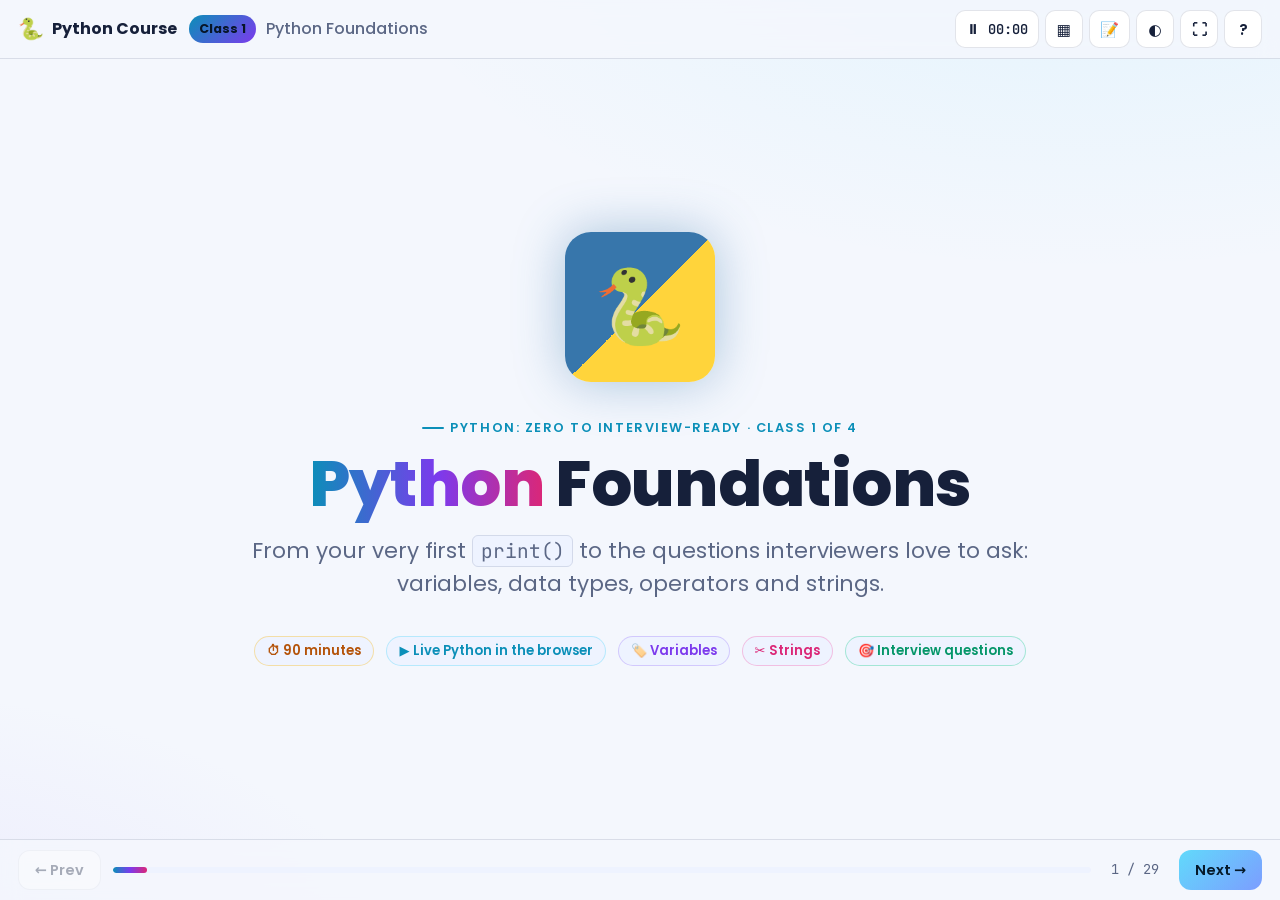
<file: React/py-class-01.html>
<!doctype html>
<html lang="en">

<head>
  <meta charset="utf-8">
  <meta name="viewport" content="width=device-width, initial-scale=1">
  <title>Python Class 1 · Python Foundations</title>
  <link rel="stylesheet" href="assets/style.css">
  <style>
    /* Python logo + shared Python course bits (same block in every py-class file) */
    .py-logo {
      width: clamp(100px, 13vw, 150px);
      aspect-ratio: 1;
      margin: 0 auto 12px;
      border-radius: 26px;
      display: grid;
      place-items: center;
      font-size: clamp(3rem, 7vw, 4.6rem);
      background: linear-gradient(135deg, #3776ab 0 50%, #ffd43b 50% 100%);
      box-shadow: 0 0 50px rgba(55, 118, 171, .4);
      animation: bob 4s ease-in-out infinite;
    }

    .slide>.py-logo {
      width: clamp(100px, 13vw, 150px);
    }

    @keyframes bob {
      50% {
        transform: translateY(-8px) rotate(-3deg);
      }
    }

    @media (prefers-reduced-motion: reduce) {
      .py-logo {
        animation: none;
      }
    }

    .pyb {
      color: #4b8bbe;
    }

    .pyy {
      color: #eab308;
    }

    /* Interview question cards */
    .iq {
      background: var(--surface);
      border: 1px solid var(--border);
      border-left: 4px solid #eab308;
      border-radius: 14px;
      padding: 12px 16px;
    }

    .iq .q {
      font-weight: 700;
      margin: 0 0 6px;
    }

    .iq .q::before {
      content: "🎯 ";
    }

    .iq p {
      margin: 0;
    }

    .iq-grid {
      display: grid;
      grid-template-columns: repeat(2, 1fr);
      gap: 12px;
    }

    @media (max-width: 860px) {
      .iq-grid {
        grid-template-columns: 1fr;
      }
    }

    .predict {
      display: grid;
      grid-template-columns: repeat(4, 1fr);
      gap: 12px;
    }

    @media (max-width: 960px) {
      .predict {
        grid-template-columns: repeat(2, 1fr);
      }
    }

    .predict .card code {
      display: block;
      white-space: pre;
      font-size: .9rem;
      margin-bottom: 8px;
    }

    /* Demo: name tags */
    .tags {
      display: grid;
      grid-template-columns: minmax(240px, 1fr) 1.4fr;
      gap: 20px;
    }

    @media (max-width: 860px) {
      .tags {
        grid-template-columns: 1fr;
      }
    }

    .tcode {
      font: 500 .95rem/1.4 var(--mono);
      background: var(--code-bg, #0b1220);
      border-radius: 14px;
      padding: 10px 0;
      color: #e2e8f0;
      font-variant-ligatures: none;
    }

    .tcode div {
      padding: 5px 16px;
      opacity: .35;
      border-left: 3px solid transparent;
      transition: .25s;
    }

    .tcode div.done {
      opacity: .75;
    }

    .tcode div.cur {
      opacity: 1;
      background: rgba(255, 212, 59, .12);
      border-left-color: #ffd43b;
    }

    .tstage {
      display: grid;
      grid-template-columns: 1fr 1.4fr;
      gap: 14px;
      min-height: 230px;
    }

    .tcol h4 {
      margin: 0 0 8px;
      font-size: .8rem;
      text-transform: uppercase;
      letter-spacing: .1em;
      color: var(--muted);
    }

    .ttag {
      display: inline-flex;
      align-items: center;
      gap: 8px;
      font: 700 1rem var(--mono);
      padding: 8px 12px;
      border-radius: 10px 4px 4px 10px;
      margin: 0 0 8px;
      color: #111;
      animation: fadeUp .3s ease;
    }

    .ttag::after {
      content: "→ " attr(data-to);
      font-weight: 500;
      font-size: .85rem;
    }

    .tobj {
      border: 2px solid;
      border-radius: 12px;
      padding: 10px 14px;
      margin-bottom: 10px;
      font: 600 1.05rem var(--mono);
      background: var(--surface);
      animation: fadeUp .3s ease;
    }

    .tobj small {
      display: block;
      font: 500 .75rem var(--font);
      color: var(--muted);
    }

    .tobj.bump {
      animation: pop .4s ease;
    }

    @keyframes pop {
      40% {
        transform: scale(1.06);
      }
    }

    .tmsg {
      margin-top: 12px;
      min-height: 3em;
    }

    /* Demo: string slicer */
    .letters {
      display: flex;
      gap: 6px;
      justify-content: center;
      flex-wrap: wrap;
      margin: 10px 0 16px;
    }

    .letter {
      width: 58px;
      text-align: center;
    }

    .letter .i {
      font: 600 .8rem var(--mono);
      color: var(--accent);
    }

    .letter .n {
      font: 600 .8rem var(--mono);
      color: var(--pink);
    }

    .letter .ch {
      height: 58px;
      display: grid;
      place-items: center;
      font: 800 1.6rem var(--mono);
      border: 2px solid var(--border);
      border-radius: 12px;
      background: var(--surface);
      margin: 4px 0;
      transition: .25s;
      position: relative;
    }

    .letter .ch.sel {
      background: #ffd43b;
      color: #111;
      border-color: #eab308;
      transform: translateY(-6px);
    }

    .letter .ch .ord {
      position: absolute;
      top: -9px;
      right: -7px;
      background: #3776ab;
      color: #fff;
      font: 700 .7rem var(--font);
      border-radius: 99px;
      padding: 1px 6px;
    }

    .slicer-row {
      display: flex;
      gap: 8px;
      align-items: center;
      justify-content: center;
      flex-wrap: wrap;
      font: 600 1.15rem var(--mono);
    }

    .slicer-row input {
      width: 64px;
      text-align: center;
      font: 600 1.05rem var(--mono);
      padding: 8px;
      border-radius: 10px;
      border: 1px solid var(--border);
      background: var(--surface);
      color: var(--text);
    }

    .slicer-row input.word {
      width: 150px;
    }

    .sresult {
      text-align: center;
      font: 700 1.5rem var(--mono);
      margin-top: 14px;
    }

    .chips {
      display: flex;
      gap: 8px;
      flex-wrap: wrap;
      justify-content: center;
      margin-top: 12px;
    }

    .chips button {
      font: 600 .9rem var(--mono);
      padding: 6px 12px;
      border-radius: 99px;
      border: 1px solid var(--border);
      background: var(--surface);
      color: var(--text);
      cursor: pointer;
    }

    .chips button:hover {
      border-color: #ffd43b;
    }
  </style>
</head>

<body class="deck" data-class="1" data-course="Python Course" data-icon="🐍" data-title="Python Foundations"
  data-duration="90">
  <main class="slides">

    <!-- 1 -->
    <section class="slide title" data-title="Welcome">
      <div class="py-logo">🐍</div>
      <div>
        <span class="kicker">Python: Zero to Interview-Ready · Class 1 of 4</span>
        <h1><span class="grad">Python</span> Foundations</h1>
        <p class="lead">From your very first <code>print()</code> to the questions interviewers love to ask: variables,
          data types, operators and strings.</p>
      </div>
      <div class="row">
        <span class="pill yellow">⏱ 90 minutes</span>
        <span class="pill blue">▶ Live Python in the browser</span>
        <span class="pill violet">🏷️ Variables</span>
        <span class="pill pink">✂️ Strings</span>
        <span class="pill green">🎯 Interview questions</span>
      </div>
      <aside class="notes">
        <ul>
          <li>Press <b>T</b> to start the timer. Promise: "By the end of today you'll write real Python and answer 10
            interview questions confidently."</li>
          <li>Every code box on these slides runs <b>real Python</b> in the browser. The first run takes ~5 seconds
            while Python loads (needs internet).</li>
        </ul>
      </aside>
    </section>

    <!-- 2 -->
    <section class="slide" data-title="The 4-class journey">
      <header>
        <span class="kicker">Course roadmap</span>
        <h2>Beginner → Advanced in 4 classes 🗺️</h2>
      </header>
      <div class="grid cols-4">
        <div class="card accent step"><span class="icon">🌱</span>
          <h3>1. Foundations</h3>
          <p class="muted">How Python runs, variables, data types, operators, strings.</p>
          <span class="pill green">Today</span>
        </div>
        <div class="card step"><span class="icon">🔀</span>
          <h3>2. Logic &amp; Data Structures</h3>
          <p class="muted">if/else, loops, lists, tuples, sets, dicts, comprehensions, copying.</p>
        </div>
        <div class="card step"><span class="icon">🧩</span>
          <h3>3. Functions &amp; OOP</h3>
          <p class="muted">*args/**kwargs, scope, lambda, closures, classes, inheritance, dunder methods.</p>
        </div>
        <div class="card step"><span class="icon">🚀</span>
          <h3>4. Advanced &amp; Interview Prep</h3>
          <p class="muted">Exceptions, generators, decorators, GIL, memory, coding problems.</p>
        </div>
      </div>
      <div class="callout info step">
        <p>Every class ends with a <b>🎯 Interview Corner</b> and a <b>Predict the Output</b> round: the two things
          that come up most in Python interviews.</p>
      </div>
      <aside class="notes">Set expectations: the pace speeds up each class. Class 4 is mostly interview practice.</aside>
    </section>

    <!-- 3 -->
    <section class="slide" data-title="Today's plan">
      <header>
        <span class="kicker">Agenda · 90 min</span>
        <h2>Today's plan</h2>
      </header>
      <ol class="timeline">
        <li class="step"><span class="time">00–15</span>
          <div><b>🐍 Why Python, and how it runs</b><small>Interpreter, bytecode, your first program</small></div>
        </li>
        <li class="step"><span class="time">15–35</span>
          <div><b>🏷️ Variables are name tags</b><small>References, dynamic typing, the famous <code>b = a</code>
              trap</small></div>
        </li>
        <li class="step"><span class="time">35–50</span>
          <div><b>🔢 Data types, casting and input()</b><small>int, float, str, bool, None; mutable vs
              immutable</small></div>
        </li>
        <li class="step"><span class="time">50–60</span>
          <div><b>➕ Operators</b><small><code>//</code>, <code>%</code>, <code>**</code>, <code>is</code> vs
              <code>==</code></small></div>
        </li>
        <li class="step"><span class="time">60–78</span>
          <div><b>✂️ Strings</b><small>Indexing, slicing, methods, f-strings</small></div>
        </li>
        <li class="step"><span class="time">78–90</span>
          <div><b>🎯 Interview corner, quiz and practice</b></div>
        </li>
      </ol>
      <aside class="notes">Reveal each row with →.</aside>
    </section>

    <!-- 4 -->
    <section class="slide" data-title="Why Python?">
      <header>
        <span class="kicker">Warm-up · 00–15 min</span>
        <h2>You already use Python every day 🌍</h2>
        <p class="lead">Ask the class: "Which of these apps did you open today?"</p>
      </header>
      <div class="grid cols-3">
        <div class="card hover step"><span class="icon">📸</span>
          <h3>Instagram</h3>
          <p class="muted">Its backend (Django) is one of the largest Python apps in the world.</p>
        </div>
        <div class="card hover step"><span class="icon">🎬</span>
          <h3>Netflix &amp; YouTube</h3>
          <p class="muted">Recommendations, data pipelines and automation.</p>
        </div>
        <div class="card hover step"><span class="icon">🤖</span>
          <h3>AI &amp; ChatGPT</h3>
          <p class="muted">Almost all machine learning is written in Python (PyTorch, TensorFlow).</p>
        </div>
        <div class="card hover step"><span class="icon">📊</span>
          <h3>Data analysis</h3>
          <p class="muted">Pandas and Excel automation in banks, Swiggy, Zomato, Flipkart.</p>
        </div>
        <div class="card hover step"><span class="icon">⚙️</span>
          <h3>Automation</h3>
          <p class="muted">Rename 1,000 files, send emails, scrape websites: in 10 lines.</p>
        </div>
        <div class="card hover step"><span class="icon">🧪</span>
          <h3>Testing &amp; DevOps</h3>
          <p class="muted">Selenium, pytest, cloud scripts, Ansible.</p>
        </div>
      </div>
      <div class="analogy step" data-label="🧰 Real-life example">
        <p>Python is like a <b>Swiss Army knife</b>: not the fastest tool for every single job, but it can do almost
          everything, and it is <b>easy to hold</b>.</p>
      </div>
      <aside class="notes">Mention that Python is consistently #1 or #2 in popularity rankings and is the most common
        first language in interviews for data, backend and QA roles.</aside>
    </section>

    <!-- 5 -->
    <section class="slide" data-title="Hello World in 3 languages">
      <header>
        <span class="kicker">Why beginners love it</span>
        <h2>Same program, three languages</h2>
        <p class="lead">Click the tabs. Which one would you rather write?</p>
      </header>
      <div class="split">
        <div class="tabs">
          <div class="tab" data-label="☕ Java">
            <script type="text/x-code" data-file="Hello.java">
            public class Hello {
              public static void main(String[] args) {
                System.out.println("Hello, World!");
              }
            }
          </script>
          </div>
          <div class="tab" data-label="⚙️ C">
            <script type="text/x-code" data-file="hello.c">
            #include <stdio.h>

            int main() {
              printf("Hello, World!\n");
              return 0;
            }
          </script>
          </div>
          <div class="tab" data-label="🐍 Python">
            <script type="text/x-code" data-lang="python" data-file="hello.py">
            print("Hello, World!")
          </script>
          </div>
        </div>
        <div class="stack">
          <div class="card step"><b>✍️ Reads like English</b><br><span class="muted">No semicolons, no curly braces,
              no type declarations.</span></div>
          <div class="card step"><b>📏 Indentation matters</b><br><span class="muted">Spaces show which lines belong
              together (4 spaces is the standard).</span></div>
          <div class="card step"><b>🔋 "Batteries included"</b><br><span class="muted">A huge standard library, plus
              500,000+ packages on PyPI.</span></div>
        </div>
      </div>
      <aside class="notes">Start on the Java tab, then C, then Python. The contrast does the teaching.</aside>
    </section>

    <!-- 6 -->
    <section class="slide" data-title="How Python runs">
      <header>
        <span class="kicker">Under the hood · interview favourite</span>
        <h2>What happens when you run <code>python main.py</code>?</h2>
      </header>
      <div class="flow">
        <div class="node step"><span class="icon">📄</span><b>main.py</b><small>Your source code</small></div>
        <div class="arrow step">→</div>
        <div class="node step"><span class="icon">🔧</span><b>Compiler</b><small>Checks syntax, compiles</small></div>
        <div class="arrow step">→</div>
        <div class="node step"><span class="icon">📦</span><b>Bytecode</b><small>.pyc in __pycache__</small></div>
        <div class="arrow step">→</div>
        <div class="node step"><span class="icon">🧠</span><b>PVM</b><small>Python Virtual Machine runs it line by
            line</small></div>
        <div class="arrow step">→</div>
        <div class="node step"><span class="icon">🖥️</span><b>Output</b><small>Hello, World!</small></div>
      </div>
      <div class="grid cols-2" style="margin-top:18px">
        <div class="analogy step" data-label="🗣️ Real-life example">
          <p>A <b>live translator</b> at a meeting: they translate and speak <b>one sentence at a time</b>. If sentence 5
            has a mistake, sentences 1–4 were still spoken. That's why a Python error can appear halfway through a
            run.</p>
        </div>
        <div class="iq step">
          <p class="q">Is Python compiled or interpreted?</p>
          <p class="spoiler"><b>Both.</b> Source is first compiled to <b>bytecode</b>, then the bytecode is
            <b>interpreted</b> by the PVM. We call it an "interpreted language" because there's no separate build step
            you run yourself. (CPython is the standard implementation; PyPy uses a JIT.)</p>
        </div>
      </div>
      <aside class="notes">Click the blurred answer only after taking 2–3 guesses from the class. This exact question is
        asked in most fresher interviews.</aside>
    </section>

    <!-- 7 -->
    <section class="slide" data-title="Your first program">
      <header>
        <span class="kicker">Live code · this is real Python!</span>
        <h2>Your first Python program 🎉</h2>
        <p class="lead">Edit the code: the output updates by itself. (First run loads Python, ~5 sec.)</p>
      </header>
      <div class="playground" data-mode="py" data-height="340">
        <script type="text/x-playground">
        # My first Python program
        print("Hello, World!")
        print("My name is Priya")
        print(10 + 20)

        # print can take many values
        print("Age:", 21, "City:", "Chennai")
        print("2026", "10", "23", sep="-")
        print("No new line after me...", end=" ")
        print("see?")
      </script>
      </div>
      <div class="grid cols-3">
        <div class="card step"><b>print(...)</b><br><span class="muted">Shows values on the screen</span></div>
        <div class="card step"><b>sep="-"</b><br><span class="muted">What goes <i>between</i> values (default: a
            space)</span></div>
        <div class="card step"><b>end=" "</b><br><span class="muted">What goes at the <i>end</i> (default: a new
            line)</span></div>
      </div>
      <aside class="notes">
        <ul>
          <li>Ask a student to change "Priya" to their own name.</li>
          <li>Delete a closing bracket on purpose to show a <code>SyntaxError</code> with its line number. "Errors are
            your friends, they tell you exactly where to look."</li>
        </ul>
      </aside>
    </section>

    <!-- 8 -->
    <section class="slide section-slide" data-title="Variables">
      <span class="big-emoji">🏷️</span>
      <span class="kicker" style="justify-content:center">15–35 min</span>
      <h1>Variables are <span class="grad">name tags</span>, not boxes</h1>
      <p class="lead">This one idea explains half of all Python interview "trick" questions.</p>
      <aside class="notes">Build suspense: "Most tutorials say variables are boxes. In Python that's slightly wrong, and
        interviewers know it."</aside>
    </section>

    <!-- 9 -->
    <section class="slide" data-title="Name tags">
      <div class="split">
        <div>
          <span class="kicker">Variables</span>
          <h2>A variable is a <span class="grad">label stuck on an object</span></h2>
          <script type="text/x-code" data-lang="python" data-file="variables.py">
          name = "Arun"       # str
          age = 21            # int
          cgpa = 8.7          # float
          is_placed = False   # bool

          age = age + 1       # the tag moves to a NEW object 22
          print(name, age)    # Arun 22
        </script>
          <ul class="checklist">
            <li class="step">No <code>let</code>, no <code>int</code>: just <code>name = value</code></li>
            <li class="step"><b>Dynamic typing:</b> the <i>object</i> has a type, the tag doesn't. <code>x = 5</code>
              then <code>x = "five"</code> is fine.</li>
            <li class="step">Every object has an identity: <code>id(x)</code> (its address in memory)</li>
          </ul>
        </div>
        <div class="stack">
          <div class="analogy step" data-label="🧳 Real-life example">
            <p>At the airport, your suitcase gets a <b>luggage tag</b>. The tag isn't the suitcase. You can put
              <b>two tags on one suitcase</b>, and if someone opens it through either tag, they see the same clothes.
            </p>
          </div>
          <div class="callout tip step">
            <p><b>Naming (PEP 8):</b> use <code>snake_case</code> like <code>total_marks</code>. Names can't start
              with a digit, can't contain spaces or <code>-</code>, and are case-sensitive (<code>Age ≠ age</code>).
            </p>
          </div>
        </div>
      </div>
      <aside class="notes">Draw two tags on one suitcase on the whiteboard if you have one. Then go to the next slide to
        see it animated.</aside>
    </section>

    <!-- 10 -->
    <section class="slide" data-title="Demo: two tags, one list" id="tagDemo">
      <header>
        <span class="kicker">Interactive · step through the code</span>
        <h2>The <code>b = a</code> trap 🪤</h2>
        <p class="lead">Press <b>Next line</b> and ask the class to predict before each step.</p>
      </header>
      <div class="tags">
        <div>
          <div class="tcode" id="tCode"></div>
          <div class="row" style="margin-top:12px">
            <button class="btn" id="tNext">Next line ▶</button>
            <button class="btn ghost" id="tReset">↺ Reset</button>
          </div>
        </div>
        <div class="demo">
          <span class="demo-label">Python's memory</span>
          <div class="tstage">
            <div class="tcol">
              <h4>Names (tags)</h4>
              <div id="tNames"></div>
            </div>
            <div class="tcol">
              <h4>Objects</h4>
              <div id="tObjs"></div>
            </div>
          </div>
          <div class="callout info tmsg" id="tMsg">
            <p>Press <b>Next line ▶</b> to run the first line.</p>
          </div>
        </div>
      </div>
      <aside class="notes">
        <ul>
          <li>Before line 3, ask: "We appended to <code>b</code>. What is <code>a</code> now?" Most will say [1, 2].
          </li>
          <li>The last 3 lines show <b>immutable</b> ints behave differently: <code>y += 1</code> makes a new object, so
            <code>x</code> stays 10.</li>
          <li>Interview link: "What is the difference between <code>is</code> and <code>==</code>?" and "shallow vs deep
            copy" (Class 2).</li>
        </ul>
      </aside>
    </section>

    <!-- 11 -->
    <section class="slide" data-title="Python tricks with variables">
      <header>
        <span class="kicker">Live code</span>
        <h2>Python's neat variable tricks ✨</h2>
      </header>
      <div class="playground" data-mode="py" data-height="360">
        <script type="text/x-playground">
        # 1. Many variables in one line
        name, age, city = "Meena", 22, "Madurai"
        print(name, age, city)

        # 2. Same value to many names
        x = y = z = 0
        print(x, y, z)

        # 3. Swap WITHOUT a temp variable (interview favourite!)
        a, b = 5, 10
        a, b = b, a
        print("a =", a, "b =", b)

        # 4. Dynamic typing: the tag can move to any type
        data = 42
        print(type(data))
        data = "forty-two"
        print(type(data))
      </script>
      </div>
      <div class="callout tip step">
        <p><b>🎯 Interview:</b> "Swap two numbers without a third variable." In Python: <code>a, b = b, a</code>. It
          works because the right side builds a <b>tuple</b> <code>(b, a)</code> first, then unpacks it.</p>
      </div>
      <aside class="notes">Ask: "How would you swap in C?" (temp variable). Then show the one-liner.</aside>
    </section>

    <!-- 12 -->
    <section class="slide" data-title="Data types">
      <header>
        <span class="kicker">Data types · 35–50 min</span>
        <h2>Python's built-in data types 🔢</h2>
      </header>
      <div class="grid cols-4">
        <div class="card step"><b class="pyb">int</b> <code>21</code>, <code>-5</code>, <code>10**100</code><br><span
            class="muted">Whole numbers. No size limit!</span></div>
        <div class="card step"><b class="pyb">float</b> <code>8.7</code>, <code>3e8</code><br><span
            class="muted">Decimal numbers</span></div>
        <div class="card step"><b class="pyb">complex</b> <code>2+3j</code><br><span class="muted">Used in
            engineering maths</span></div>
        <div class="card step"><b class="pyb">bool</b> <code>True</code>, <code>False</code><br><span
            class="muted">Capital T and F! (a subclass of int)</span></div>
        <div class="card step"><b class="pyy">str</b> <code>"Chennai"</code><br><span class="muted">Text in single,
            double or triple quotes</span></div>
        <div class="card step"><b class="pyy">NoneType</b> <code>None</code><br><span class="muted">"No value yet",
            like an empty seat</span></div>
        <div class="card step"><b class="pyy">list / tuple</b> <code>[1, 2]</code> <code>(1, 2)</code><br><span
            class="muted">Collections (Class 2)</span></div>
        <div class="card step"><b class="pyy">dict / set</b> <code>{"a": 1}</code> <code>{1, 2}</code><br><span
            class="muted">Key-value pairs, unique items (Class 2)</span></div>
      </div>
      <div class="grid cols-2" style="margin-top:14px">
        <div class="card good step">
          <h3>🔒 Immutable (can't change in place)</h3>
          <p class="muted">int, float, bool, str, tuple, frozenset, None</p>
        </div>
        <div class="card bad step" style="border-left-color:var(--yellow)">
          <h3>✏️ Mutable (can change in place)</h3>
          <p class="muted">list, dict, set (and most objects you create)</p>
        </div>
      </div>
      <aside class="notes"><b>Interview:</b> "Name mutable and immutable types" is asked constantly. Tie it back to the
        tag demo: the list changed in place, the int got a new object.</aside>
    </section>

    <!-- 13 -->
    <section class="slide" data-title="type() and casting">
      <header>
        <span class="kicker">Live code</span>
        <h2>Checking and converting types 🔄</h2>
        <p class="lead">Predict each line before you look at the output!</p>
      </header>
      <div class="playground" data-mode="py" data-height="380">
        <script type="text/x-playground">
        print(type(21), type(8.7), type("hi"), type(None))

        # Casting = converting one type to another
        print(int("25") + 5)       # "25" -> 25
        print(float("3.5") * 2)    # 7.0
        print(str(100) + "%")      # "100%"
        print(int(9.99))           # cuts off, does NOT round -> 9

        # Truthiness: what counts as False?
        print(bool(0), bool(""), bool([]), bool(None))
        print(bool("False"))       # surprise!

        # isinstance is the preferred way to check
        print(isinstance(True, int))   # bool is a kind of int
      </script>
      </div>
      <div class="grid cols-2">
        <div class="callout warn step">
          <p><code>bool("False")</code> is <b>True</b>: any non-empty string is truthy. Only <code>0</code>,
            <code>0.0</code>, <code>""</code>, <code>[]</code>, <code>{}</code>, <code>()</code>, <code>set()</code>
            and <code>None</code> are falsy.</p>
        </div>
        <div class="callout warn step">
          <p><code>int("hello")</code> raises <code>ValueError</code>. Try it! Change line 4 and read the error.</p>
        </div>
      </div>
      <aside class="notes">Make the class shout their prediction for <code>int(9.99)</code> and
        <code>bool("False")</code>. Both are interview traps.</aside>
    </section>

    <!-- 14 -->
    <section class="slide" data-title="input()">
      <header>
        <span class="kicker">Live code · talk to the user</span>
        <h2>Getting input from the user ⌨️</h2>
        <p class="lead">Press <b>▶ Run</b>. A box will pop up and ask for your answers.</p>
      </header>
      <div class="playground" data-mode="py" data-height="330">
        <script type="text/x-playground">
        name = input("What is your name? ")
        year = input("Which year were you born? ")

        # input() ALWAYS gives a string, so convert it first
        age = 2026 - int(year)

        print(f"Hi {name}! You are about {age} years old.")
        print("Type of year was:", type(year))
      </script>
      </div>
      <div class="callout warn step">
        <p><b>Classic bug:</b> <code>2026 - year</code> without <code>int()</code> gives <code>TypeError: unsupported
            operand type(s) for -: 'int' and 'str'</code>. Remove the <code>int()</code> and run it to see.</p>
      </div>
      <aside class="notes">Run it with a student's name. Then remove <code>int()</code> to show the TypeError. This is
        the single most common beginner bug.</aside>
    </section>

    <!-- 15 -->
    <section class="slide" data-title="Operators">
      <header>
        <span class="kicker">Operators · 50–60 min</span>
        <h2>Arithmetic operators ➕➖✖️➗</h2>
      </header>
      <div class="split">
        <table class="table">
          <tr>
            <th>Operator</th>
            <th>Meaning</th>
            <th>Example</th>
          </tr>
          <tr>
            <td><code>+ - *</code></td>
            <td>Add, subtract, multiply</td>
            <td><code>3 * 4</code> → 12</td>
          </tr>
          <tr>
            <td><code>/</code></td>
            <td>Division (always a float)</td>
            <td><code>10 / 2</code> → 5.0</td>
          </tr>
          <tr>
            <td><code>//</code></td>
            <td>Floor division (rounds <b>down</b>)</td>
            <td><code>7 // 2</code> → 3</td>
          </tr>
          <tr>
            <td><code>%</code></td>
            <td>Remainder (modulus)</td>
            <td><code>7 % 2</code> → 1</td>
          </tr>
          <tr>
            <td><code>**</code></td>
            <td>Power</td>
            <td><code>2 ** 10</code> → 1024</td>
          </tr>
        </table>
        <div class="stack">
          <h3>🤔 Guess, then click to reveal</h3>
          <div class="card">
            <p><code>10 / 2</code> → <span class="spoiler"><b>5.0</b>: <code>/</code> always returns a float.</span></p>
            <p><code>-7 // 2</code> → <span class="spoiler"><b>-4</b>, not -3! Floor means "towards minus
                infinity".</span></p>
            <p><code>-7 % 3</code> → <span class="spoiler"><b>2</b>. In Python the remainder takes the sign of the
                divisor.</span></p>
            <p style="margin:0"><code>"Hi" * 3</code> → <span class="spoiler"><b>"HiHiHi"</b>: strings can be
                repeated.</span></p>
          </div>
          <div class="analogy" data-label="🍕 Real-life example">
            <p><b>7 slices, 2 friends:</b> <code>7 // 2 = 3</code> slices each, and <code>7 % 2 = 1</code> slice left
              over for you.</p>
          </div>
        </div>
      </div>
      <aside class="notes"><code>-7 // 2</code> is a genuine interview trick. Use <code>%</code> to explain even/odd
        checks (<code>n % 2 == 0</code>).</aside>
    </section>

    <!-- 16 -->
    <section class="slide" data-title="is vs ==">
      <header>
        <span class="kicker">Comparison &amp; logic · interview favourite</span>
        <h2><code>==</code> vs <code>is</code>, and <code>and / or / not</code></h2>
      </header>
      <div class="split">
        <div class="stack">
          <div class="analogy" data-label="👯 Real-life example">
            <p><b>Identical twins</b> look the same (<code>==</code> is True), but they are <b>two different
                people</b> (<code>is</code> is False).</p>
          </div>
          <table class="table">
            <tr>
              <th></th>
              <th>Checks</th>
              <th>Use it for</th>
            </tr>
            <tr>
              <td><code>==</code></td>
              <td>Same <b>value</b>?</td>
              <td>Almost everything</td>
            </tr>
            <tr>
              <td><code>is</code></td>
              <td>Same <b>object</b> (same <code>id</code>)?</td>
              <td><code>x is None</code></td>
            </tr>
          </table>
          <div class="callout tip step">
            <p><b>Short-circuit:</b> <code>and</code> stops at the first falsy value, <code>or</code> stops at the
              first truthy value, and both return that <b>value</b>, not just True/False. So
              <code>name or "Guest"</code> is a handy default.</p>
          </div>
        </div>
        <div class="playground" data-mode="py" data-height="380">
          <script type="text/x-playground">
          a = [1, 2, 3]
          b = [1, 2, 3]
          c = a
          print(a == b)   # same value?
          print(a is b)   # same object?
          print(a is c)

          # Chained comparison (very Pythonic)
          marks = 72
          print(35 <= marks < 100)

          # and / or return a VALUE
          name = ""
          print(name or "Guest")
          print(0 and "never seen")
          print(not True)
        </script>
        </div>
      </div>
      <aside class="notes">Point out <code>35 &lt;= marks &lt; 100</code>: most languages need <code>&amp;&amp;</code>
        for this. Ask for predictions on the <code>or</code>/<code>and</code> lines.</aside>
    </section>

    <!-- 17 -->
    <section class="slide section-slide" data-title="Strings">
      <span class="big-emoji">✂️</span>
      <span class="kicker" style="justify-content:center">60–78 min</span>
      <h1>Strings: <span class="grad">slice, dice and format</span></h1>
      <p class="lead">Every app handles text: names, emails, passwords, messages.</p>
      <aside class="notes">Quick question: "Name 3 things on WhatsApp that are strings." (messages, names, status…)
      </aside>
    </section>

    <!-- 18 -->
    <section class="slide" data-title="String basics">
      <div class="split">
        <div>
          <span class="kicker">Strings</span>
          <h2>A string is a <span class="grad">sequence of characters</span></h2>
          <script type="text/x-code" data-lang="python" data-file="strings.py">
          city = "Chennai"
          quote = 'He said "hi"'
          poem = """Line one
          Line two"""

          print(city[0])     # C   (first)
          print(city[-1])    # i   (last)
          print(len(city))   # 7

          city[0] = "K"      # TypeError!
        </script>
        </div>
        <div class="stack">
          <div class="card step"><b>📍 Indexing starts at 0</b><br><span class="muted">and negative indexes count from
              the end: <code>-1</code> is the last character.</span></div>
          <div class="card bad step">
            <h3>🔒 Strings are immutable</h3>
            <p class="muted"><code>city[0] = "K"</code> → <code>TypeError: 'str' object does not support item
                assignment</code>. Make a new string instead: <code>"K" + city[1:]</code></p>
          </div>
          <div class="analogy step" data-label="🚆 Real-life example">
            <p>A string is a <b>train</b>: each coach (character) has a number. You can look into any coach, but you
              can't swap a coach while the train is running. You build a new train.</p>
          </div>
        </div>
      </div>
      <aside class="notes">Emphasise immutability: it connects back to the data-types slide and is asked in interviews.
      </aside>
    </section>

    <!-- 19 -->
    <section class="slide" data-title="Demo: string slicer" id="sliceDemo">
      <header>
        <span class="kicker">Interactive · slicing</span>
        <h2><code>text[start : stop : step]</code> ✂️</h2>
        <p class="lead">Change the numbers or click a chip. <b>start</b> is included, <b>stop</b> is not.</p>
      </header>
      <div class="demo">
        <div class="letters" id="sLetters"></div>
        <div class="slicer-row">
          <input class="word" id="sWord" value="PYTHON" maxlength="12" aria-label="Word">
          <span>[</span><input id="sA" placeholder="start" aria-label="start">
          <span>:</span><input id="sB" placeholder="stop" aria-label="stop">
          <span>:</span><input id="sC" placeholder="step" aria-label="step"><span>]</span>
        </div>
        <div class="sresult" id="sOut"></div>
        <div class="chips">
          <button data-s="0|3|">[0:3]</button>
          <button data-s="2||">[2:]</button>
          <button data-s="|-2|">[:-2]</button>
          <button data-s="-3||">[-3:]</button>
          <button data-s="||2">[::2]</button>
          <button data-s="||-1">[::-1] 🔁</button>
          <button data-s="1|-1|">[1:-1]</button>
          <button data-s="4|1|-1">[4:1:-1]</button>
        </div>
      </div>
      <div class="callout tip step">
        <p><b>🎯 Interview:</b> "Reverse a string in one line" → <code>text[::-1]</code>. "Check a palindrome" →
          <code>word == word[::-1]</code>. Try typing <code>MADAM</code> above!</p>
      </div>
      <aside class="notes">
        <ul>
          <li>Blue numbers on top = positive index, pink below = negative index.</li>
          <li>Ask the class to predict each chip before clicking. Finish with <code>[::-1]</code>.</li>
          <li>Slicing never raises IndexError: try stop = 100.</li>
        </ul>
      </aside>
    </section>

    <!-- 20 -->
    <section class="slide" data-title="String methods">
      <header>
        <span class="kicker">Live code · cleaning real data</span>
        <h2>String methods you'll use every day 🧹</h2>
        <p class="lead">A user typed their email messily in a sign-up form. Let's clean it.</p>
      </header>
      <div class="split">
        <div class="playground" data-mode="py" data-height="400">
          <script type="text/x-playground">
          raw = "   Priya.S@GMAIL.com  "

          email = raw.strip().lower()
          print(email)
          print(email.endswith("@gmail.com"))

          user, domain = email.split("@")
          print("User:", user, "| Domain:", domain)

          print(email.replace("gmail", "yahoo"))
          print(email.count("a"), email.find("@"))

          skills = ["python", "sql", "git"]
          print(", ".join(skills).title())

          print("2026".isdigit(), "abc".isalpha())
        </script>
        </div>
        <table class="table">
          <tr>
            <th>Method</th>
            <th>Does</th>
          </tr>
          <tr>
            <td><code>strip()</code></td>
            <td>Remove spaces at both ends</td>
          </tr>
          <tr>
            <td><code>lower() / upper() / title()</code></td>
            <td>Change case</td>
          </tr>
          <tr>
            <td><code>split(sep)</code></td>
            <td>String → list</td>
          </tr>
          <tr>
            <td><code>sep.join(list)</code></td>
            <td>List → string</td>
          </tr>
          <tr>
            <td><code>replace(a, b)</code></td>
            <td>Swap text (returns a <b>new</b> string)</td>
          </tr>
          <tr>
            <td><code>find(x)</code> / <code>count(x)</code></td>
            <td>Position (-1 if missing) / how many</td>
          </tr>
          <tr>
            <td><code>startswith / endswith</code></td>
            <td>True or False</td>
          </tr>
          <tr>
            <td><code>isdigit / isalpha</code></td>
            <td>Validate input</td>
          </tr>
        </table>
      </div>
      <aside class="notes">Point out that methods <b>return new strings</b> (immutability again): <code>raw</code> is
        unchanged. Ask: "What would <code>raw.lower()</code> on its own do?" (Nothing visible: the result is thrown
        away.)</aside>
    </section>

    <!-- 21 -->
    <section class="slide" data-title="f-strings">
      <header>
        <span class="kicker">Live code · real-life receipt</span>
        <h2>f-strings: the modern way to format 🧾</h2>
        <p class="lead">Put an <code>f</code> before the quotes and anything inside <code>{ }</code> gets filled in.
        </p>
      </header>
      <div class="playground" data-mode="py" data-height="380">
        <script type="text/x-playground">
        shop = "Murugan Idli Shop"
        idli, idli_price = 4, 12.5
        dosa, dosa_price = 2, 45

        total = idli * idli_price + dosa * dosa_price
        gst = total * 0.05

        print(f"{shop:^30}")
        print("-" * 30)
        print(f"{'Idli':<12}{idli:>3} x {idli_price:>6.2f}")
        print(f"{'Dosa':<12}{dosa:>3} x {dosa_price:>6.2f}")
        print("-" * 30)
        print(f"{'GST 5%':<20}{gst:>10.2f}")
        print(f"{'TOTAL':<20}{total + gst:>10.2f}")

        # Debug trick (Python 3.8+):
        print(f"{total=}")
      </script>
      </div>
      <div class="grid cols-3">
        <div class="card step"><code>{x:.2f}</code><br><span class="muted">2 decimal places</span></div>
        <div class="card step"><code>{x:&lt;12}</code> <code>{x:&gt;6}</code> <code>{x:^30}</code><br><span
            class="muted">Align left / right / centre</span></div>
        <div class="card step"><code>{x=}</code><br><span class="muted">Prints the name and value: great for
            debugging</span></div>
      </div>
      <aside class="notes">Change quantities live. Mention older styles exist (<code>"%s" % x</code>,
        <code>"{}".format(x)</code>) and interviewers may ask which is fastest/cleanest: f-strings.</aside>
    </section>

    <!-- 22 -->
    <section class="slide" data-title="Student practice">
      <header>
        <span class="kicker">Your turn · 10 min</span>
        <h2>🧪 Practice: Student report card</h2>
        <p class="lead">Complete the TODOs. The output updates as you type.</p>
      </header>
      <div class="playground" data-mode="py" data-height="400">
        <script type="text/x-playground">
        name = "  kavya ramesh  "
        marks = [78, 92, 85]   # maths, science, english

        # TODO 1: clean the name -> "Kavya Ramesh" (strip + title)
        clean_name = name

        # TODO 2: total and average (use sum() and len())
        total = 0
        average = 0

        # TODO 3: passed if average is 40 or more (a bool)
        passed = False

        # TODO 4: initials -> "KR" (hint: split, then [0] of each word)
        initials = ""

        print(f"Student : {clean_name} ({initials})")
        print(f"Total   : {total}")
        print(f"Average : {average:.1f}")
        print(f"Passed  : {passed}")
      </script>
      </div>
      <details class="card step">
        <summary><b>💡 Show solution</b></summary>
        <script type="text/x-code" data-lang="python">
        clean_name = name.strip().title()
        total = sum(marks)
        average = total / len(marks)
        passed = average >= 40
        first, last = clean_name.split()
        initials = first[0] + last[0]
      </script>
      </details>
      <aside class="notes">Let students work for 6–7 minutes. Walk around. Then ask one student to share their screen
        before you open the solution.</aside>
    </section>

    <!-- 23 -->
    <section class="slide" data-title="Interview corner">
      <header>
        <span class="kicker">🎯 Interview corner · 78–90 min</span>
        <h2>Questions you will be asked</h2>
        <p class="lead">Ask the question, let students answer out loud, then click to reveal the model answer.</p>
      </header>
      <div class="iq-grid">
        <div class="iq">
          <p class="q">What are the key features of Python?</p>
          <p class="spoiler">Interpreted, dynamically typed, high-level, object-oriented (and supports functional
            style), huge standard library, cross-platform, open source, readable syntax with indentation.</p>
        </div>
        <div class="iq">
          <p class="q">What is the difference between <code>is</code> and <code>==</code>?</p>
          <p class="spoiler"><code>==</code> compares <b>values</b> (calls <code>__eq__</code>). <code>is</code>
            compares <b>identity</b> (same object in memory, same <code>id()</code>). Use <code>is</code> only for
            <code>None</code>, <code>True</code>, <code>False</code>.</p>
        </div>
        <div class="iq">
          <p class="q">Mutable vs immutable: give examples.</p>
          <p class="spoiler">Mutable objects can change in place: <b>list, dict, set</b>. Immutable can't:
            <b>int, float, str, tuple, bool, frozenset</b>. "Changing" an immutable creates a new object.</p>
        </div>
        <div class="iq">
          <p class="q">What is the difference between <code>/</code> and <code>//</code>?</p>
          <p class="spoiler"><code>/</code> is true division and always returns a float (<code>7/2 = 3.5</code>).
            <code>//</code> is floor division, rounding towards minus infinity (<code>7//2 = 3</code>,
            <code>-7//2 = -4</code>).</p>
        </div>
        <div class="iq">
          <p class="q">What is PEP 8?</p>
          <p class="spoiler">Python's official <b>style guide</b>: 4-space indentation, <code>snake_case</code> for
            variables/functions, <code>PascalCase</code> for classes, max ~79 chars per line, spaces around operators.
          </p>
        </div>
        <div class="iq">
          <p class="q">Is Python dynamically typed? What does that mean?</p>
          <p class="spoiler">Yes. Types are checked at <b>runtime</b> and belong to objects, not variables. The same
            name can point to an int and later a str. (It is also <b>strongly</b> typed: <code>"1" + 1</code> is an
            error, not "11".)</p>
        </div>
        <div class="iq">
          <p class="q">How do you reverse a string?</p>
          <p class="spoiler"><code>s[::-1]</code> (slicing with step -1). Alternative:
            <code>"".join(reversed(s))</code>.</p>
        </div>
        <div class="iq">
          <p class="q">What is <code>None</code>?</p>
          <p class="spoiler">A special singleton object of type <code>NoneType</code> meaning "no value". Functions
            without <code>return</code> return <code>None</code>. Check it with <code>x is None</code>.</p>
        </div>
      </div>
      <aside class="notes">Pick students at random (call names). Encourage short, structured answers: definition →
        example → one extra detail. That's how to impress an interviewer.</aside>
    </section>

    <!-- 24 -->
    <section class="slide" data-title="Predict the output">
      <header>
        <span class="kicker">🎯 Interview round · trick questions</span>
        <h2>Predict the output 🧠</h2>
        <p class="lead">Every one of these has been asked in real interviews. Guess, then click.</p>
      </header>
      <div class="predict">
        <div class="card"><code>print("5" * 3)</code><span class="spoiler"><b>555</b>: string repetition</span></div>
        <div class="card"><code>print(0.1 + 0.2 == 0.3)</code><span class="spoiler"><b>False</b>: floats are stored
            in binary (0.30000000000000004). Use <code>math.isclose</code>.</span></div>
        <div class="card"><code>print(round(2.5), round(3.5))</code><span class="spoiler"><b>2 4</b>: "banker's
            rounding" goes to the nearest even number.</span></div>
        <div class="card"><code>print(True + True)</code><span class="spoiler"><b>2</b>: bool is a subclass of int
            (True == 1).</span></div>
        <div class="card"><code>print("Py" "thon")</code><span class="spoiler"><b>Python</b>: string literals next
            to each other are joined.</span></div>
        <div class="card"><code>print(10 / 5)</code><span class="spoiler"><b>2.0</b>, not 2</span></div>
        <div class="card"><code>s = "hello"
print(s[10:])</code><span class="spoiler"><b>empty string</b>: slicing never raises IndexError (but
            <code>s[10]</code> does!)</span></div>
        <div class="card"><code>print(2 ** 3 ** 2)</code><span class="spoiler"><b>512</b>: <code>**</code> is
            right-associative: 2 ** 9</span></div>
      </div>
      <aside class="notes">Make it a team game: split the class into two teams, 1 point per correct guess. Verify any
        disputed answer in the playground on slide 11.</aside>
    </section>

    <!-- 25 -->
    <section class="slide" data-title="Common mistakes">
      <header>
        <span class="kicker">Watch out</span>
        <h2>Common beginner mistakes 🚧</h2>
      </header>
      <div class="grid cols-3">
        <div class="card bad step">
          <h3>Wrong indentation</h3><code>&nbsp;&nbsp;print("hi")</code>
          <p class="muted" style="margin-top:8px"><code>IndentationError: unexpected indent</code>. Indent only inside
            blocks.</p>
        </div>
        <div class="card bad step">
          <h3>Forgetting input() is a str</h3><code>age = input(); age + 1</code>
          <p class="muted" style="margin-top:8px"><code>TypeError</code>. Use <code>int(input())</code>.</p>
        </div>
        <div class="card bad step">
          <h3>true / none in lowercase</h3><code>is_ok = true</code>
          <p class="muted" style="margin-top:8px"><code>NameError</code>. It's <code>True</code>, <code>False</code>,
            <code>None</code>.</p>
        </div>
        <div class="card bad step">
          <h3>Joining str and int</h3><code>"Age: " + 21</code>
          <p class="muted" style="margin-top:8px"><code>TypeError</code>. Use <code>f"Age: {21}"</code> or
            <code>str(21)</code>.</p>
        </div>
        <div class="card bad step">
          <h3>Using = instead of ==</h3><code>if marks = 35:</code>
          <p class="muted" style="margin-top:8px"><code>SyntaxError</code>. <code>=</code> assigns, <code>==</code>
            compares.</p>
        </div>
        <div class="card bad step">
          <h3>Expecting methods to change a str</h3><code>name.upper()</code>
          <p class="muted" style="margin-top:8px">Strings are immutable: write <code>name = name.upper()</code>.</p>
        </div>
      </div>
      <aside class="notes">Paste a couple of these into any playground to show the real error messages.</aside>
    </section>

    <!-- 26 -->
    <section class="slide" data-title="Quick quiz">
      <header>
        <span class="kicker">Recap</span>
        <h2>⚡ Quick quiz</h2>
      </header>
      <div class="grid cols-3">
        <div class="quiz" data-answer="b">
          <p class="q">1. <code>a = [1]; b = a; b.append(2)</code>. What is <code>a</code>?</p>
          <div class="opts">
            <button data-opt="a">[1]</button>
            <button data-opt="b">[1, 2]</button>
            <button data-opt="c">Error</button>
          </div>
          <p class="explain">✅ <b>[1, 2]</b>: <code>a</code> and <code>b</code> are two tags on the same list.</p>
        </div>
        <div class="quiz" data-answer="c">
          <p class="q">2. Which type is <b>mutable</b>?</p>
          <div class="opts">
            <button data-opt="a">str</button>
            <button data-opt="b">tuple</button>
            <button data-opt="c">list</button>
          </div>
          <p class="explain">✅ <b>list</b>. str and tuple are immutable.</p>
        </div>
        <div class="quiz" data-answer="a">
          <p class="q">3. What does <code>"python"[1:4]</code> give?</p>
          <div class="opts">
            <button data-opt="a">"yth"</button>
            <button data-opt="b">"ytho"</button>
            <button data-opt="c">"pyth"</button>
          </div>
          <p class="explain">✅ <b>"yth"</b>: index 1, 2, 3. The stop index (4) is not included.</p>
        </div>
      </div>
      <aside class="notes">Take a show of hands for each option first, then click.</aside>
    </section>

    <!-- 27 -->
    <section class="slide" data-title="Recap">
      <header>
        <span class="kicker">Recap</span>
        <h2>Today you learned… ✅</h2>
      </header>
      <div class="grid cols-3">
        <div class="flip">
          <div class="front"><span class="icon">⚙️</span>
            <h3>How Python runs</h3>
          </div>
          <div class="back">
            <p>Source → <b>bytecode</b> → <b>PVM</b> runs it line by line.</p>
          </div>
        </div>
        <div class="flip">
          <div class="front"><span class="icon">🏷️</span>
            <h3>Variables</h3>
          </div>
          <div class="back">
            <p>Name tags pointing to objects. <code>b = a</code> copies the tag, not the object.</p>
          </div>
        </div>
        <div class="flip">
          <div class="front"><span class="icon">🔢</span>
            <h3>Data types</h3>
          </div>
          <div class="back">
            <p>int, float, str, bool, None… Mutable: list, dict, set. Immutable: the rest.</p>
          </div>
        </div>
        <div class="flip">
          <div class="front"><span class="icon">➗</span>
            <h3>Operators</h3>
          </div>
          <div class="back">
            <p><code>/</code> float, <code>//</code> floor, <code>%</code> remainder, <code>**</code> power,
              <code>is</code> vs <code>==</code>.</p>
          </div>
        </div>
        <div class="flip">
          <div class="front"><span class="icon">✂️</span>
            <h3>Slicing</h3>
          </div>
          <div class="back">
            <p><code>s[start:stop:step]</code>, stop excluded. <code>s[::-1]</code> reverses.</p>
          </div>
        </div>
        <div class="flip">
          <div class="front"><span class="icon">🧾</span>
            <h3>f-strings</h3>
          </div>
          <div class="back">
            <p><code>f"{price:.2f}"</code>, alignment with <code>&lt; &gt; ^</code>, and <code>{x=}</code> for
              debugging.</p>
          </div>
        </div>
      </div>
      <aside class="notes">Ask a different student to explain each card before you flip it.</aside>
    </section>

    <!-- 28 -->
    <section class="slide" data-title="To Practice">
      <header>
        <span class="kicker">To Practice</span>
        <h2>📚 To Practice</h2>
      </header>
      <div class="grid cols-3">
        <div class="card accent">
          <span class="icon">🧮</span>
          <h3>1. EMI calculator</h3>
          <p>Ask for loan amount, yearly interest rate and months with <code>input()</code>. Print the monthly EMI
            using <code>P*r*(1+r)**n / ((1+r)**n - 1)</code> where <code>r</code> = rate/12/100, formatted to 2
            decimals.</p>
        </div>
        <div class="card">
          <span class="icon">🔤</span>
          <h3>2. Word stats</h3>
          <p>For a sentence, print: number of characters, number of words, the sentence reversed, in title case, and
            how many times "a" appears.</p>
        </div>
        <div class="card">
          <span class="icon">🎯</span>
          <h3>3. Interview prep</h3>
          <p>Write your own answers (2–3 lines) to the 8 interview questions on slide 23, and say them out loud.</p>
        </div>
      </div>
      <div class="callout info">
        <p><b>Set up at home:</b> install Python from <b>python.org</b> (tick "Add to PATH"), then VS Code with the
          Python extension. Run a file with <code>python main.py</code>.</p>
      </div>
      <div class="callout tip">
        <p><b>Next class:</b> making decisions and repeating work: <code>if/elif/else</code>, loops, and Python's
          4 collections: list, tuple, set and dict. 🔀</p>
      </div>
      <aside class="notes">Ask 2 students to show their EMI calculator at the start of next class.</aside>
    </section>

    <!-- 29 -->
    <section class="slide title" data-title="Thank you">
      <div class="py-logo">🐍</div>
      <h1>Thank you! <span class="grad">Questions?</span></h1>
      <p class="lead">"Beautiful is better than ugly. Simple is better than complex." Type <code>import this</code> in
        Python to read the rest. 🧘</p>
      <div class="row">
        <a class="btn" href="py-class-02.html">Next: Class 2 →</a>
        <a class="btn ghost" href="index.html">📋 Course hub</a>
      </div>
    </section>

  </main>

  <script src="assets/deck.js"></script>
  <script>
    /* Demo: name tags (b = a trap) */
    (() => {
      const COLORS = ['#ffd43b', '#61dafb', '#f472b6', '#34d399', '#a78bfa'];
      // each step: code line, names {tag: objId}, objects {id: text}, message
      const STEPS = [
        ['a = [1, 2]', { a: 1 }, { 1: '[1, 2]' }, 'Python creates a list object and sticks the tag <b>a</b> on it.'],
        ['b = a', { a: 1, b: 1 }, { 1: '[1, 2]' }, '<b>No copy is made!</b> <code>b</code> is a second tag on the <b>same</b> list.'],
        ['b.append(3)', { a: 1, b: 1 }, { 1: '[1, 2, 3]' }, 'We changed the list through <code>b</code>… so <code>print(a)</code> shows <b>[1, 2, 3]</b> too! 😱', 1],
        ['print(a is b)   # True', { a: 1, b: 1 }, { 1: '[1, 2, 3]' }, '<code>is</code> checks: same object? Yes, both tags point to object #1.'],
        ['c = a.copy()', { a: 1, b: 1, c: 2 }, { 1: '[1, 2, 3]', 2: '[1, 2, 3]' }, '<code>.copy()</code> builds a <b>new</b> list object with the same values.'],
        ['print(a == c, a is c)   # True False', { a: 1, b: 1, c: 2 }, { 1: '[1, 2, 3]', 2: '[1, 2, 3]' }, 'Same values (<code>==</code> True) but different objects (<code>is</code> False). Like twins! 👯'],
        ['c.append(4)', { a: 1, b: 1, c: 2 }, { 1: '[1, 2, 3]', 2: '[1, 2, 3, 4]' }, 'Changing the copy leaves <code>a</code> alone. ✅', 2],
        ['x = 10', { a: 1, b: 1, c: 2, x: 3 }, { 1: '[1, 2, 3]', 2: '[1, 2, 3, 4]', 3: '10' }, 'Now an <b>immutable</b> int.'],
        ['y = x', { a: 1, b: 1, c: 2, x: 3, y: 3 }, { 1: '[1, 2, 3]', 2: '[1, 2, 3, 4]', 3: '10' }, 'Two tags on the int 10, same as before…'],
        ['y += 1', { a: 1, b: 1, c: 2, x: 3, y: 4 }, { 1: '[1, 2, 3]', 2: '[1, 2, 3, 4]', 3: '10', 4: '11' }, 'An int can\'t change, so Python makes a <b>new</b> object 11 and moves only the <b>y</b> tag. <code>x</code> is still 10. 🎯 That\'s mutable vs immutable!', 4]
      ];
      const code = document.getElementById('tCode'), names = document.getElementById('tNames'),
        objs = document.getElementById('tObjs'), msg = document.getElementById('tMsg');
      let i = -1;
      code.innerHTML = STEPS.map(s => `<div>${s[0].replace(/</g, '&lt;')}</div>`).join('');
      function render() {
        [...code.children].forEach((d, k) => { d.className = k < i ? 'done' : k === i ? 'cur' : ''; });
        if (i < 0) { names.innerHTML = objs.innerHTML = ''; msg.innerHTML = '<p>Press <b>Next line ▶</b> to run the first line.</p>'; return; }
        const [, n, o, m, bump] = STEPS[i];
        names.innerHTML = Object.entries(n).map(([k, v]) => `<div><span class="ttag" style="background:${COLORS[(v - 1) % 5]}" data-to="#${v}">${k}</span></div>`).join('');
        objs.innerHTML = Object.entries(o).map(([k, v]) => `<div class="tobj${+k === bump ? ' bump' : ''}" style="border-color:${COLORS[(k - 1) % 5]}"><small>object #${k} · ${v.startsWith('[') ? 'list (mutable)' : 'int (immutable)'}</small>${v}</div>`).join('');
        msg.innerHTML = `<p>${m}</p>`;
      }
      document.getElementById('tNext').addEventListener('click', () => { if (i < STEPS.length - 1) { i++; render(); } });
      document.getElementById('tReset').addEventListener('click', () => { i = -1; render(); });
      render();
    })();

    /* Demo: string slicer (follows CPython's slice rules) */
    (() => {
      const word = document.getElementById('sWord'), A = document.getElementById('sA'), B = document.getElementById('sB'),
        C = document.getElementById('sC'), letters = document.getElementById('sLetters'), out = document.getElementById('sOut');
      const isInt = v => v === '' || /^-?\d+$/.test(v);
      function indices(n, a, b, s) {
        s = s === '' ? 1 : +s;
        const norm = (v, def, lo, hi) => {
          if (v === '') return def;
          v = +v; if (v < 0) v += n;
          return Math.min(Math.max(v, lo), hi);
        };
        const res = [];
        if (s > 0) {
          const start = norm(a, 0, 0, n), stop = norm(b, n, 0, n);
          for (let k = start; k < stop; k += s) res.push(k);
        } else {
          const start = norm(a, n - 1, -1, n - 1), stop = b === '' ? -1 : norm(b, -1, -1, n - 1);
          for (let k = start; k > stop; k += s) res.push(k);
        }
        return res;
      }
      function render() {
        const w = word.value || ' ', n = w.length;
        const a = A.value.trim(), b = B.value.trim(), c = C.value.trim();
        const expr = `"${w}"[${a}:${b}${c !== '' ? ':' + c : ''}]`;
        let sel = [], err = '';
        if (![a, b, c].every(isInt)) err = 'TypeError: slice indices must be integers';
        else if (c === '0') err = 'ValueError: slice step cannot be zero';
        else sel = indices(n, a, b, c);
        letters.innerHTML = [...w].map((ch, k) => {
          const o = sel.indexOf(k);
          return `<div class="letter"><div class="i">${k}</div><div class="ch${o > -1 ? ' sel' : ''}">${ch === ' ' ? '␣' : ch.replace(/</g, '&lt;')}${o > -1 ? `<span class="ord">${o + 1}</span>` : ''}</div><div class="n">${k - n}</div></div>`;
        }).join('');
        const result = sel.map(k => w[k]).join('');
        out.innerHTML = err
          ? `<span style="color:var(--red)">❌ ${err}</span>`
          : `<span class="muted" style="font-size:1rem">${expr.replace(/</g, '&lt;')}</span> → <span class="grad">"${result.replace(/</g, '&lt;')}"</span>`;
      }
      [word, A, B, C].forEach(el => el.addEventListener('input', render));
      document.querySelectorAll('#sliceDemo [data-s]').forEach(btn => btn.addEventListener('click', () => {
        [A.value, B.value, C.value] = btn.dataset.s.split('|');
        render();
      }));
      render();
    })();
  </script>
</body>

</html>
</file>
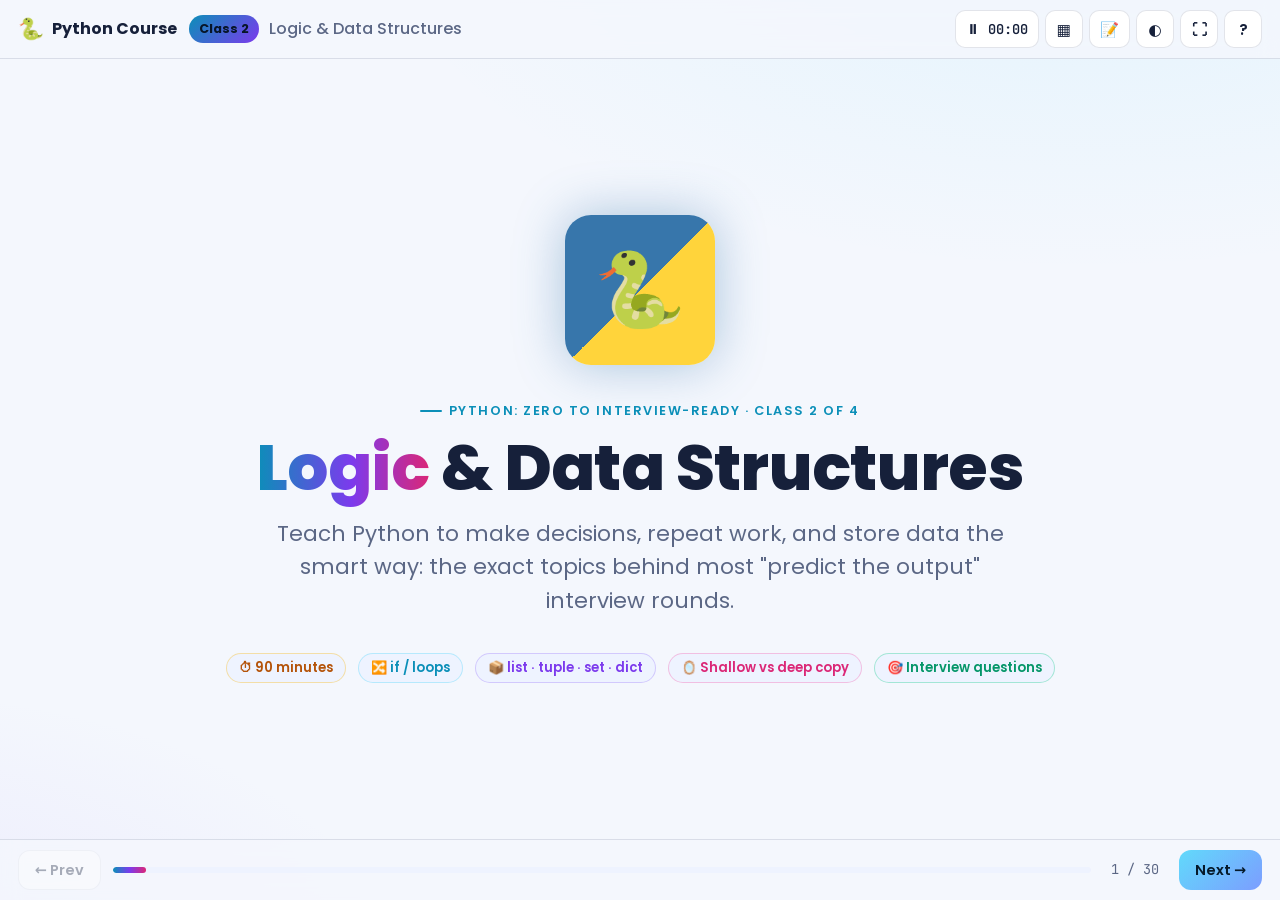
<file: React/py-class-02.html>
<!doctype html>
<html lang="en">

<head>
  <meta charset="utf-8">
  <meta name="viewport" content="width=device-width, initial-scale=1">
  <title>Python Class 2 · Logic &amp; Data Structures</title>
  <link rel="stylesheet" href="assets/style.css">
  <style>
    /* Python logo + shared Python course bits (same block in every py-class file) */
    .py-logo {
      width: clamp(100px, 13vw, 150px);
      aspect-ratio: 1;
      margin: 0 auto 12px;
      border-radius: 26px;
      display: grid;
      place-items: center;
      font-size: clamp(3rem, 7vw, 4.6rem);
      background: linear-gradient(135deg, #3776ab 0 50%, #ffd43b 50% 100%);
      box-shadow: 0 0 50px rgba(55, 118, 171, .4);
      animation: bob 4s ease-in-out infinite;
    }

    .slide>.py-logo {
      width: clamp(100px, 13vw, 150px);
    }

    @keyframes bob {
      50% {
        transform: translateY(-8px) rotate(-3deg);
      }
    }

    @media (prefers-reduced-motion: reduce) {
      .py-logo {
        animation: none;
      }
    }

    .pyb {
      color: #4b8bbe;
    }

    .pyy {
      color: #eab308;
    }

    /* Interview question cards */
    .iq {
      background: var(--surface);
      border: 1px solid var(--border);
      border-left: 4px solid #eab308;
      border-radius: 14px;
      padding: 12px 16px;
    }

    .iq .q {
      font-weight: 700;
      margin: 0 0 6px;
    }

    .iq .q::before {
      content: "🎯 ";
    }

    .iq p {
      margin: 0;
    }

    .iq-grid {
      display: grid;
      grid-template-columns: repeat(2, 1fr);
      gap: 12px;
    }

    @media (max-width: 860px) {
      .iq-grid {
        grid-template-columns: 1fr;
      }
    }

    .predict {
      display: grid;
      grid-template-columns: repeat(4, 1fr);
      gap: 12px;
    }

    @media (max-width: 960px) {
      .predict {
        grid-template-columns: repeat(2, 1fr);
      }
    }

    .predict .card code {
      display: block;
      white-space: pre;
      font-size: .9rem;
      margin-bottom: 8px;
    }

    .chips {
      display: flex;
      gap: 8px;
      flex-wrap: wrap;
      justify-content: center;
      margin-top: 12px;
    }

    .chips button {
      font: 600 .9rem var(--mono);
      padding: 6px 12px;
      border-radius: 99px;
      border: 1px solid var(--border);
      background: var(--surface);
      color: var(--text);
      cursor: pointer;
    }

    .chips button:hover {
      border-color: #ffd43b;
    }

    /* Step-through code panel (used by the copy demo) */
    .tcode {
      font: 500 .95rem/1.4 var(--mono);
      background: var(--code-bg, #0b1220);
      border-radius: 14px;
      padding: 10px 0;
      color: #e2e8f0;
      font-variant-ligatures: none;
    }

    .tcode div {
      padding: 5px 16px;
      opacity: .35;
      border-left: 3px solid transparent;
      transition: .25s;
      white-space: pre;
    }

    .tcode div.done {
      opacity: .75;
    }

    .tcode div.cur {
      opacity: 1;
      background: rgba(255, 212, 59, .12);
      border-left-color: #ffd43b;
    }

    @keyframes pop {
      40% {
        transform: scale(1.06);
      }
    }

    /* Compact code in tables / cards */
    .mono {
      font-family: var(--mono);
    }

    .tight .table th,
    .tight .table td {
      padding: 8px 12px;
    }

    .o1 {
      color: var(--green);
      font-weight: 700;
      font-family: var(--mono);
    }

    .on {
      color: var(--red);
      font-weight: 700;
      font-family: var(--mono);
    }

    .onl {
      color: var(--yellow);
      font-weight: 700;
      font-family: var(--mono);
    }

    /* Demo 1: truthy / falsy sorter */
    .tf-pool {
      display: flex;
      flex-wrap: wrap;
      gap: 10px;
      justify-content: center;
      min-height: 56px;
    }

    .tf-chip {
      font: 700 1.2rem var(--mono);
      padding: 10px 16px;
      border-radius: 12px;
      border: 2px solid var(--border);
      background: var(--surface2);
      color: var(--text);
      cursor: pointer;
      transition: transform .2s, border-color .2s, box-shadow .2s;
      font-variant-ligatures: none;
    }

    .tf-chip:hover {
      border-color: #ffd43b;
    }

    .tf-chip.sel {
      border-color: #ffd43b;
      box-shadow: 0 0 0 3px rgba(255, 212, 59, .35);
      transform: translateY(-4px);
    }

    .tf-chip.placed {
      cursor: default;
      font-size: 1rem;
      padding: 6px 12px;
      animation: fadeUp .3s ease;
    }

    .tf-chip.wrong {
      animation: shake .4s;
      border-color: var(--red);
    }

    .tf-bins {
      display: grid;
      grid-template-columns: 1fr 1fr;
      gap: 16px;
      margin-top: 16px;
    }

    .tf-bin {
      border: 2px dashed var(--border);
      border-radius: 16px;
      padding: 12px 14px;
      min-height: 150px;
      cursor: pointer;
      transition: background .2s, border-color .2s;
    }

    .tf-bin h3 {
      margin: 0 0 10px;
    }

    .tf-bin .tf-in {
      display: flex;
      flex-wrap: wrap;
      gap: 8px;
    }

    .tf-bin.t {
      border-color: rgba(52, 211, 153, .55);
    }

    .tf-bin.f {
      border-color: rgba(248, 113, 113, .55);
    }

    .tf-bin.t h3 {
      color: var(--green);
    }

    .tf-bin.f h3 {
      color: var(--red);
    }

    .tf-bin:hover {
      background: var(--surface2);
    }

    .tf-bin .tf-chip.placed.t {
      border-color: var(--green);
    }

    .tf-bin .tf-chip.placed.f {
      border-color: var(--red);
    }

    .tf-bar {
      display: flex;
      align-items: center;
      gap: 12px;
      flex-wrap: wrap;
      margin-top: 12px;
    }

    .tf-msg {
      flex: 1;
      min-width: 280px;
      margin: 0;
    }

    .score {
      font: 700 1.1rem var(--mono);
      color: var(--accent);
    }

    /* Demo 2: list method visualizer */
    .lv-wrap {
      display: grid;
      grid-template-columns: 1.35fr 1fr;
      gap: 18px;
      align-items: start;
    }

    @media (max-width: 900px) {
      .lv-wrap {
        grid-template-columns: 1fr;
      }
    }

    .lv-var {
      font: 700 1rem var(--mono);
      color: var(--muted);
      margin-bottom: 6px;
    }

    .lv-row {
      display: flex;
      flex-wrap: wrap;
      gap: 8px;
      min-height: 96px;
      align-items: flex-end;
      padding: 10px;
      border-radius: 14px;
      border: 2px solid var(--border);
      background: var(--surface2);
    }

    .lv-row.empty::before {
      content: "[ ]  empty list";
      font: 600 1rem var(--mono);
      color: var(--muted);
      align-self: center;
    }

    .lv-cell {
      text-align: center;
      animation: fadeUp .3s ease;
    }

    .lv-cell .ix {
      font: 600 .8rem var(--mono);
      color: var(--accent);
    }

    .lv-box {
      min-width: 86px;
      padding: 12px 10px;
      border-radius: 12px;
      border: 2px solid #3776ab;
      background: var(--surface);
      font: 700 1.05rem var(--mono);
      margin-top: 4px;
      transition: .3s;
    }

    .lv-box.new {
      border-color: var(--green);
      box-shadow: 0 0 0 3px rgba(52, 211, 153, .3);
    }

    .lv-box.gone {
      border-color: var(--red);
      background: rgba(248, 113, 113, .2);
      transform: translateY(-14px);
      opacity: .3;
    }

    .lv-box.nest {
      border-style: dashed;
      border-color: var(--pink);
      display: flex;
      gap: 4px;
      padding: 6px;
      font-size: .85rem;
    }

    .lv-box.nest span {
      border: 1px solid var(--border);
      border-radius: 8px;
      padding: 6px 8px;
      background: var(--surface2);
    }

    .lv-ops {
      display: flex;
      flex-wrap: wrap;
      gap: 8px;
      margin-top: 12px;
      align-items: center;
    }

    .lv-ops button {
      font: 600 .92rem var(--mono);
      padding: 8px 12px;
      border-radius: 10px;
      border: 1px solid var(--border);
      background: var(--surface);
      color: var(--text);
      cursor: pointer;
    }

    .lv-ops button:hover {
      border-color: #ffd43b;
    }

    .lv-ops button.danger {
      border-color: rgba(248, 113, 113, .5);
    }

    .lv-ops input {
      width: 120px;
      font: 600 1rem var(--mono);
      padding: 8px;
      border-radius: 10px;
      border: 1px solid var(--border);
      background: var(--surface);
      color: var(--text);
    }

    .lv-log {
      font: 500 .95rem/1.5 var(--mono);
      background: var(--code-bg);
      color: #e2e8f0;
      border-radius: 14px;
      padding: 12px 14px;
      min-height: 260px;
      max-height: 330px;
      overflow: auto;
      font-variant-ligatures: none;
    }

    .lv-log .cmd {
      color: #ffd43b;
    }

    .lv-log .res {
      color: #93c5fd;
    }

    .lv-log .err {
      color: #f87171;
    }

    .lv-log .note {
      color: #94a3b8;
      font-style: italic;
    }

    .lv-sorted {
      margin-top: 10px;
      min-height: 1.6em;
      font: 600 1rem var(--mono);
    }

    /* Demo 3: shallow vs deep copy */
    .cp-wrap {
      display: grid;
      grid-template-columns: minmax(300px, .9fr) 1.6fr;
      gap: 18px;
    }

    @media (max-width: 900px) {
      .cp-wrap {
        grid-template-columns: 1fr;
      }
    }

    .cp-stage {
      display: grid;
      grid-template-columns: .8fr 1.1fr 1fr;
      gap: 12px;
      min-height: 250px;
    }

    .cp-col h4 {
      margin: 0 0 8px;
      font-size: .78rem;
      text-transform: uppercase;
      letter-spacing: .1em;
      color: var(--muted);
    }

    .cp-name {
      font: 700 1rem var(--mono);
      padding: 7px 10px;
      border-radius: 10px;
      margin-bottom: 8px;
      background: var(--surface2);
      border: 2px solid var(--border);
      animation: fadeUp .3s ease;
    }

    .cp-name b {
      font-weight: 600;
      color: var(--muted);
      font-size: .85rem;
    }

    .cp-outer {
      border: 2px solid;
      border-radius: 12px;
      padding: 8px 10px;
      margin-bottom: 8px;
      background: var(--surface);
      animation: fadeUp .3s ease;
    }

    .cp-outer small,
    .cp-inner small {
      display: block;
      font: 600 .72rem var(--font);
      color: var(--muted);
      margin-bottom: 4px;
    }

    .cp-slot {
      display: inline-block;
      font: 700 .85rem var(--mono);
      padding: 3px 8px;
      border-radius: 8px;
      color: #111;
      margin: 2px 4px 2px 0;
    }

    .cp-inner {
      border: 3px solid;
      border-radius: 12px;
      padding: 8px 12px;
      margin-bottom: 8px;
      background: var(--surface);
      font: 700 1.05rem var(--mono);
      animation: fadeUp .3s ease;
    }

    .cp-inner.bump,
    .cp-outer.bump {
      animation: pop .45s ease;
      box-shadow: 0 0 0 4px rgba(255, 212, 59, .45);
    }

    .cp-print {
      font: 600 .95rem/1.6 var(--mono);
      background: var(--code-bg);
      color: #e2e8f0;
      border-radius: 12px;
      padding: 10px 14px;
      margin-top: 10px;
      white-space: pre;
      overflow-x: auto;
    }

    .cp-print .ch {
      color: #fca5a5;
    }

    .cp-print .ok {
      color: #86efac;
    }

    .cp-msg {
      margin-top: 10px;
      min-height: 2.6em;
    }

    /* Pick-the-structure quiz: options in 2 columns */
    .ds-pick .quiz {
      padding: 14px 16px;
    }

    .ds-pick .quiz .q {
      font-size: 1rem;
      margin-bottom: 8px;
    }

    .ds-pick .quiz .opts {
      grid-template-columns: 1fr 1fr;
      gap: 6px;
    }

    .ds-pick .quiz .explain {
      font-size: .86rem;
      padding: 8px 10px;
      margin-top: 8px;
    }

    .compact .card {
      padding: 14px 16px;
    }

    .compact .card h3 {
      font-size: 1.1rem;
    }

    .compact .card p {
      margin: 0;
    }

    .compact .card {
      font-size: .95rem;
    }

    /* This deck is code-heavy: a little less vertical padding and a wider editor */
    .slide {
      padding-top: clamp(16px, 2.6vh, 28px);
      padding-bottom: clamp(16px, 2.6vh, 28px);
    }

    .playground {
      grid-template-columns: minmax(0, 1.3fr) minmax(0, 1fr);
    }

    @media (max-width: 900px) {
      .playground {
        grid-template-columns: 1fr;
      }
    }
  </style>
</head>

<body class="deck" data-class="2" data-course="Python Course" data-icon="🐍" data-title="Logic &amp; Data Structures"
  data-duration="90">
  <main class="slides">

    <!-- 1 -->
    <section class="slide title" data-title="Welcome">
      <div class="py-logo">🐍</div>
      <div>
        <span class="kicker">Python: Zero to Interview-Ready · Class 2 of 4</span>
        <h1><span class="grad">Logic</span> &amp; Data Structures</h1>
        <p class="lead">Teach Python to make decisions, repeat work, and store data the smart way: the exact topics
          behind most "predict the output" interview rounds.</p>
      </div>
      <div class="row">
        <span class="pill yellow">⏱ 90 minutes</span>
        <span class="pill blue">🔀 if / loops</span>
        <span class="pill violet">📦 list · tuple · set · dict</span>
        <span class="pill pink">🪞 Shallow vs deep copy</span>
        <span class="pill green">🎯 Interview questions</span>
      </div>
      <aside class="notes">
        <ul>
          <li>Press <b>T</b> to start the timer. Hook: "Swiggy, IRCTC and every UPI app run on exactly two things:
            decisions and collections of data. Today you learn both."</li>
          <li>Quick check of homework: ask 1–2 students to show the EMI calculator from Class 1.</li>
          <li>Reminder: code boxes run <b>real Python</b> in the browser (first run ~5 sec, needs internet).</li>
        </ul>
      </aside>
    </section>

    <!-- 2 -->
    <section class="slide" data-title="Today's plan">
      <header>
        <span class="kicker">Agenda · 90 min</span>
        <h2>Today's plan 🗺️</h2>
      </header>
      <ol class="timeline">
        <li class="step"><span class="time">00–15</span>
          <div><b>🔀 Making decisions</b><small>if / elif / else, truthy &amp; falsy, ternary, match-case</small></div>
        </li>
        <li class="step"><span class="time">15–30</span>
          <div><b>🔁 Loops</b><small>for, while, range, break / continue / pass, for-else, enumerate, zip</small>
          </div>
        </li>
        <li class="step"><span class="time">30–60</span>
          <div><b>📦 The big four collections</b><small>list, tuple, set, dict: what, when and why</small></div>
        </li>
        <li class="step"><span class="time">60–75</span>
          <div><b>⚡ Pro level</b><small>Comprehensions, shallow vs deep copy, time complexity (Big-O)</small></div>
        </li>
        <li class="step"><span class="time">75–90</span>
          <div><b>🎯 Interview corner, predict the output, quiz, practice</b></div>
        </li>
      </ol>
      <aside class="notes">Reveal each row with →. Tell them the last 15 minutes are pure interview practice, so they
        should note anything that confuses them for then.</aside>
    </section>

    <!-- 3 -->
    <section class="slide" data-title="if / elif / else">
      <header>
        <span class="kicker">Decisions · 00–15 min</span>
        <h2><code>if / elif / else</code>: your college grading system 🎓</h2>
        <p class="lead">Checked top to bottom: the <b>first</b> True condition wins.</p>
      </header>
      <div class="playground" data-mode="py" data-height="400">
        <script type="text/x-playground">
        marks = 78
        attendance = 82   # percent

        if attendance < 75:
            print("❌ Not eligible: attendance shortage")
        elif marks >= 90:
            print("Grade O 🏆")
        elif marks >= 75:
            print("Grade A ✨")
        elif marks >= 50:
            print("Grade B 👍")
        else:
            print("RA: re-appear 📚")

        # Combine conditions with and / or / not
        if marks >= 75 and attendance >= 90:
            print("Scholarship approved 💰")
        else:
            print("No scholarship this semester")
        </script>
      </div>
      <div class="grid cols-3 compact">
        <div class="card step"><b>📏 The colon and the indent</b><br><span class="muted">Every <code>if</code> line
            ends with <code>:</code> and its block is indented 4 spaces.</span></div>
        <div class="card step"><b>🥇 Order matters</b><br><span class="muted">Put <code>&gt;= 90</code> before
            <code>&gt;= 75</code>, or a 95 would get grade A.</span></div>
        <div class="card step"><b>🔗 Chained compare</b><br><span class="muted"><code>if 50 &lt;= marks &lt; 75:</code>
            is valid, readable Python.</span></div>
      </div>
      <aside class="notes">
        <ul>
          <li>Change <code>attendance</code> to 70: the first branch wins even with high marks. That's "first True
            wins".</li>
          <li>Swap the <code>&gt;= 90</code> and <code>&gt;= 75</code> blocks and set marks = 95 to show the order bug.
          </li>
        </ul>
      </aside>
    </section>

    <!-- 4 -->
    <section class="slide" data-title="Demo: truthy or falsy?" id="tfDemo">
      <header>
        <span class="kicker">Interactive game · truthy &amp; falsy</span>
        <h2>Truthy or falsy? Sort them! 🗑️</h2>
        <p class="lead"><code>if value:</code> works for <b>any</b> value. Click a value, then a bin.</p>
      </header>
      <div class="demo">
        <div class="tf-pool" id="tfPool"></div>
        <div class="tf-bins">
          <div class="tf-bin t" data-bin="t">
            <h3>✅ Truthy <span class="muted" style="font-size:.85rem">(if runs)</span></h3>
            <div class="tf-in"></div>
          </div>
          <div class="tf-bin f" data-bin="f">
            <h3>🚫 Falsy <span class="muted" style="font-size:.85rem">(if skips)</span></h3>
            <div class="tf-in"></div>
          </div>
        </div>
        <div class="tf-bar">
          <div class="callout info tf-msg" id="tfMsg">
            <p>Pick a value from the top row.</p>
          </div>
          <span class="score" id="tfScore">0 / 0</span>
          <button class="btn small ghost" id="tfAll">Reveal all</button>
          <button class="btn small ghost" id="tfReset">↺ Reset</button>
        </div>
      </div>
      <div class="callout tip step">
        <p><b>The rule:</b> only <code>False</code>, <code>None</code>, zero (<code>0</code>, <code>0.0</code>) and
          <b>empty</b> collections (<code>""</code>, <code>[]</code>, <code>()</code>, <code>{}</code>,
          <code>set()</code>) are falsy. <b>Everything else is truthy.</b> So write <code>if cart:</code>, not
          <code>if len(cart) &gt; 0:</code>.</p>
      </div>
      <aside class="notes">
        <ul>
          <li>Call students up (or call out answers) one value at a time. The traps: <code>"0"</code>,
            <code>"False"</code>, <code>" "</code>, <code>[0]</code> and <code>-1</code> are all <b>truthy</b>.</li>
          <li>Wrong answers shake red and explain why. "Reveal all" sorts everything at once.</li>
        </ul>
      </aside>
    </section>

    <!-- 5 -->
    <section class="slide" data-title="Ternary & match-case">
      <header>
        <span class="kicker">Live code · one-liners and pattern matching</span>
        <h2>Ternary expression &amp; <code>match-case</code> 🛵</h2>
      </header>
      <div class="playground" data-mode="py" data-height="430">
          <script type="text/x-playground">
          # Ternary: A if condition else B
          age = 17
          status = "Can vote 🗳️" if age >= 18 else "Too young"
          print(status)

          cart_total = 149
          delivery = 0 if cart_total >= 199 else 30
          print(f"Delivery fee: ₹{delivery}")

          # match-case (Python 3.10+): Swiggy order status
          order_status = "out_for_delivery"

          match order_status:
              case "placed":
                  print("🧾 Restaurant got your order")
              case "preparing" | "cooking":
                  print("👨‍🍳 Food is being prepared")
              case "out_for_delivery":
                  print("🛵 Rider is on the way!")
              case "delivered":
                  print("✅ Enjoy your meal")
              case _:
                  print("❓ Unknown status")
          </script>
      </div>
      <div class="grid cols-3 compact">
        <div class="card step"><b>Ternary = if/else in one line</b><br><code>x = A if cond else B</code><br><span
            class="muted">Use it to <b>pick a value</b>. Don't nest them.</span></div>
        <div class="card step"><b><code>match-case</code> = a clean switch</b><br><span class="muted"><code>|</code>
            means "or", <code>case _:</code> is the default. Python 3.10+.</span></div>
        <div class="card bad step"><b>🎯 Interview</b><br><span class="muted">Python has <b>no</b>
            <code>c ? a : b</code> and no <code>switch</code>. Its ternary is <code>a if c else b</code>.</span></div>
      </div>
      <aside class="notes">
        <ul>
          <li>Change <code>cart_total</code> to 250: delivery becomes 0. Change the status to "cooking" to show the
            <code>|</code> pattern, then to "lost" for <code>case _</code>.</li>
          <li>match-case can also match shapes (tuples, dicts, classes). Just mention it; it is advanced.</li>
        </ul>
      </aside>
    </section>

    <!-- 6 -->
    <section class="slide section-slide" data-title="Loops">
      <span class="big-emoji">🔁</span>
      <span class="kicker" style="justify-content:center">15–30 min</span>
      <h1>Loops: let Python do the <span class="grad">boring repeats</span></h1>
      <p class="lead">Print 10,000 hall tickets, check every UPI transaction, total every ball of an innings.</p>
      <aside class="notes">Ask: "If IRCTC has 5 lakh passengers on the waiting list, would anyone write 5 lakh print
        statements?" That's why loops exist.</aside>
    </section>

    <!-- 7 -->
    <section class="slide" data-title="for, while, range">
      <header>
        <span class="kicker">Live code · IRCTC waiting list</span>
        <h2><code>while</code>, <code>for</code> and <code>range()</code> 🚆</h2>
      </header>
      <div class="playground" data-mode="py" data-height="430">
          <script type="text/x-playground">
          # IRCTC: confirm waiting-list passengers as seats free up
          waiting_list = ["Arun", "Divya", "Karthik", "Meena", "Rahul"]
          free_seats = 3

          # while: repeat as long as the condition is True
          while free_seats > 0 and waiting_list:
              passenger = waiting_list.pop(0)
              free_seats -= 1
              print(f"✅ {passenger} confirmed | seats left: {free_seats}")

          print("Still waiting:", waiting_list)

          # for: go through each item of a sequence
          for coach in range(1, 4):
              print(f"Coach S{coach}", end="  ")
          print()
          print(list(range(5)))
          print(list(range(10, 0, -3)))
          </script>
      </div>
      <div class="grid cols-4 compact">
        <div class="card step"><b><code>for x in items:</code></b><br><span class="muted">You know <b>what</b> to loop
            over: a list, string, range.</span></div>
        <div class="card step"><b><code>while cond:</code></b><br><span class="muted">Loop <b>until</b> something
            happens: seats run out, OTP correct.</span></div>
        <div class="card step"><b><code>range(start, stop, step)</code></b><br><span class="muted">Stop is
            <b>excluded</b>. Lazy: <code>range(10**9)</code> uses almost no memory.</span></div>
        <div class="card bad step"><b>♾️ Infinite loop</b><br><span class="muted">Forget <code>free_seats -= 1</code>
            and it never ends. Terminal: <kbd>Ctrl</kbd>+<kbd>C</kbd>.</span></div>
      </div>
      <aside class="notes">
        <ul>
          <li>Note <code>while ... and waiting_list</code>: an empty list is falsy (callback to the game).</li>
          <li>Change <code>free_seats</code> to 10: the loop stops when the list is empty instead.</li>
          <li><b>Don't</b> demonstrate an infinite loop live in the browser: it will freeze the tab.</li>
        </ul>
      </aside>
    </section>

    <!-- 8 -->
    <section class="slide" data-title="break, continue, pass, for-else">
      <header>
        <span class="kicker">Live code · loop control</span>
        <h2><code>break</code> · <code>continue</code> · <code>pass</code> · <code>for-else</code> 🔎</h2>
      </header>
      <div class="playground" data-mode="py" data-height="430">
          <script type="text/x-playground">
          # Find a PNR in today's bookings
          bookings = [4521, 7830, 1299, 6604, 3317]
          search = 6604

          for pnr in bookings:
              if pnr == search:
                  print(f"Found PNR {pnr} ✅")
                  break
          else:
              # runs ONLY if the loop did NOT break
              print("PNR not found ❌")

          # continue: skip this round, keep looping
          for over in range(1, 7):
              if over == 4:
                  continue          # rain stopped play in over 4
              print("Over", over, end=" | ")
          print()

          # pass: a placeholder that does nothing
          for pnr in bookings:
              pass                  # TODO: send SMS later
          print("pass keeps the code valid")
          </script>
      </div>
      <div class="grid cols-4 compact">
        <div class="card step"><b>🛑 break</b><br><span class="muted">Exit the loop immediately.</span></div>
        <div class="card step"><b>⏭️ continue</b><br><span class="muted">Skip the rest of <i>this</i> round, go to
            the next.</span></div>
        <div class="card step"><b>🪑 pass</b><br><span class="muted">Does nothing. A placeholder where a block is
            required.</span></div>
        <div class="card accent step"><b>🎯 for-else</b><br><span class="muted"><code>else</code> runs only if the
            loop ended <b>without</b> <code>break</code>. "else = no break".</span></div>
      </div>
      <aside class="notes">
        <ul>
          <li>Change <code>search</code> to 1111 to show the else branch running.</li>
          <li>for-else surprises even experienced developers. It is a favourite "predict the output" question.</li>
        </ul>
      </aside>
    </section>

    <!-- 9 -->
    <section class="slide" data-title="enumerate & zip">
      <header>
        <span class="kicker">Live code · cricket scorecard</span>
        <h2><code>enumerate()</code> and <code>zip()</code> 🏏</h2>
        <p class="lead">Stop writing <code>for i in range(len(players))</code>. Python has better tools.</p>
      </header>
      <div class="playground" data-mode="py" data-height="400">
          <script type="text/x-playground">
          players = ["Rohit", "Gill", "Kohli", "Iyer"]
          runs = [45, 12, 103, 38]
          balls = [30, 15, 88, 40]

          # enumerate gives (position, value) pairs
          for pos, name in enumerate(players, start=1):
              print(pos, name)

          print("-" * 28)
          # zip walks several lists together
          for name, r, b in zip(players, runs, balls):
              sr = r / b * 100
              print(f"{name:<6} {r:>4} ({b}) SR {sr:6.1f}")

          # zip + dict = an instant lookup table
          scorecard = dict(zip(players, runs))
          print(scorecard)
          </script>
      </div>
      <div class="grid cols-3 compact">
        <div class="card bad step"><b>😬 Not Pythonic</b><br><code>for i in range(len(players)):</code><br><span
            class="muted">Works, but interviewers notice.</span></div>
        <div class="card good step"><b>enumerate(seq, start=0)</b><br><span class="muted">When you need the
            <b>index and the value</b>.</span></div>
        <div class="card good step"><b>zip(a, b, ...)</b><br><span class="muted">Pairs items up. Stops at the
            <b>shortest</b> list (no error!).</span></div>
      </div>
      <aside class="notes">
        <ul>
          <li>Interviewers notice <code>range(len(x))</code>. Using enumerate/zip signals you write "Pythonic" code.
          </li>
          <li>Remove "Iyer" from <code>players</code> only: zip silently drops Iyer's runs. Mention
            <code>zip(..., strict=True)</code> (3.10+) raises an error instead.</li>
        </ul>
      </aside>
    </section>

    <!-- 10 -->
    <section class="slide section-slide" data-title="The big four">
      <span class="kicker" style="justify-content:center">Data structures · 30–60 min</span>
      <h1>The <span class="grad">big four</span> collections 📦</h1>
      <div class="grid cols-4" style="text-align:left">
        <div class="card step"><span class="icon">📋</span>
          <h3>list <code>[ ]</code></h3>
          <p class="muted">Ordered, changeable, duplicates OK.<br><b>Swiggy cart</b></p>
        </div>
        <div class="card step"><span class="icon">📍</span>
          <h3>tuple <code>( )</code></h3>
          <p class="muted">Ordered, <b>can't change</b>.<br><b>GPS location</b></p>
        </div>
        <div class="card step"><span class="icon">🎯</span>
          <h3>set <code>{ }</code></h3>
          <p class="muted">Unordered, <b>unique</b> items.<br><b>UPI transaction IDs</b></p>
        </div>
        <div class="card step"><span class="icon">🗂️</span>
          <h3>dict <code>{k: v}</code></h3>
          <p class="muted">Key → value lookup.<br><b>PNR → passenger</b></p>
        </div>
      </div>
      <aside class="notes">Ask the class for one more real-life example per type before revealing the card. Keep this
        slide in mind: "Which data structure would you use and why?" is one of the most common interview questions.
      </aside>
    </section>

    <!-- 11 -->
    <section class="slide" data-title="List essentials">
      <header>
        <span class="kicker">list · live code</span>
        <h2>Lists: your Swiggy cart 🛒</h2>
      </header>
      <div class="playground" data-mode="py" data-height="440">
          <script type="text/x-playground">
          cart = ["Dosa", "Idli"]
          cart.append("Vada")             # add ONE item at the end
          cart.extend(["Coffee", "Tea"])  # add EACH item of a list
          cart.insert(0, "Pongal")        # add at a position
          print(cart)
          print(cart[0], cart[-1], cart[1:3])

          cart.remove("Tea")       # remove by VALUE (first match)
          last = cart.pop()        # remove by INDEX (default last), returns it
          del cart[1]              # delete by index or slice
          print(cart, "| popped:", last)

          prices = [120, 40, 65, 30]
          print(sorted(prices))    # returns a NEW sorted list
          print(prices)            # original unchanged
          result = prices.sort(reverse=True)   # sorts IN PLACE
          print(prices, result)    # .sort() returns None!
          </script>
      </div>
      <div class="grid cols-4 compact">
        <div class="card step"><b>➕ Add</b><br><span class="muted"><code>append(x)</code> one item ·
            <code>extend(seq)</code> each item · <code>insert(i, x)</code></span></div>
        <div class="card step"><b>➖ Remove</b><br><span class="muted"><code>remove(x)</code> by value ·
            <code>pop(i)</code> by index, returns it · <code>del lst[i]</code></span></div>
        <div class="card step"><b>🔤 Sort</b><br><span class="muted"><code>lst.sort()</code> in place → None ·
            <code>sorted(x)</code> → new list</span></div>
        <div class="card step"><b>✂️ Slice</b><br><span class="muted">Same as strings: <code>cart[1:3]</code>,
            <code>cart[-1]</code>, <code>cart[::-1]</code></span></div>
      </div>
      <aside class="notes">
        <ul>
          <li>Slicing works exactly like strings (Class 1): <code>cart[1:3]</code>, <code>cart[::-1]</code>.</li>
          <li>Ask before running: "What does <code>result</code> hold?" Most say the sorted list. It's
            <code>None</code>. Classic bug: <code>prices = prices.sort()</code>.</li>
        </ul>
      </aside>
    </section>

    <!-- 12 -->
    <section class="slide" data-title="Demo: list methods" id="lvDemo">
      <header>
        <span class="kicker">Interactive · watch the list change</span>
        <h2>List methods, visualised 🧱</h2>
        <p class="lead">Green = added · red = removed · right = the Python you ran.</p>
      </header>
      <div class="lv-wrap">
        <div class="demo">
          <span class="demo-label">cart (a list object in memory)</span>
          <div class="lv-row" id="lvRow"></div>
          <div class="lv-sorted" id="lvSorted"></div>
          <div class="lv-ops">
            <label class="mono" for="lvItem">x =</label>
            <input id="lvItem" value="Vada" aria-label="Item">
            <button data-op="append">append(x)</button>
            <button data-op="insert">insert(0, x)</button>
            <button data-op="remove">remove(x)</button>
          </div>
          <div class="lv-ops">
            <button data-op="extend">extend(["Tea", "Coffee"])</button>
            <button data-op="appendList" class="danger">append(["Tea", "Coffee"])</button>
          </div>
          <div class="lv-ops">
            <button data-op="pop">pop()</button>
            <button data-op="pop0">pop(0)</button>
            <button data-op="sort">sort()</button>
            <button data-op="sorted">sorted(cart)</button>
            <button data-op="reverse">reverse()</button>
            <button data-op="reset" class="danger">↺ Reset</button>
          </div>
        </div>
        <div>
          <div class="lv-log" id="lvLog"></div>
        </div>
      </div>
      <aside class="notes">
        <ul>
          <li>Show the classic interview pair: click <b>extend</b> (2 new boxes) then <b>append(list)</b> (ONE nested
            box). Ask for <code>len(cart)</code> after each.</li>
          <li>After append(list), click <b>sort()</b>: Python raises TypeError because it can't compare a list with a
            str.</li>
          <li>Type an item that is not in the cart and click <b>remove(x)</b> to show ValueError. Pop until empty to
            show IndexError.</li>
          <li><b>sorted(cart)</b> shows a new list underneath while the cart itself stays the same.</li>
        </ul>
      </aside>
    </section>

    <!-- 13 -->
    <section class="slide" data-title="Tuples">
      <header>
        <span class="kicker">tuple · live code</span>
        <h2>Tuples: data that should never change 📍</h2>
      </header>
      <div class="playground" data-mode="py" data-height="420">
          <script type="text/x-playground">
          location = (13.0827, 80.2707)    # Chennai (lat, long)
          print(location[0], len(location))

          # Packing and unpacking
          result = "India", 287, 6         # packing: () optional
          team, score, wickets = result    # unpacking
          print(f"{team}: {score}/{wickets}")

          # * collects "the rest" into a list
          first, *middle, last = [1, 2, 3, 4, 5]
          print(first, middle, last)

          # The single-element trap
          a = (5)
          b = (5,)
          print(type(a), type(b))

          # Immutable! (try/except comes in Class 4)
          try:
              location[0] = 0
          except TypeError as e:
              print("TypeError:", e)
          </script>
      </div>
      <div class="grid cols-4 compact">
        <div class="card step"><b>🔒 Immutable</b><br><span class="muted">No append/remove/assign. Only
            <code>count()</code> and <code>index()</code>.</span></div>
        <div class="card bad step"><b>⚠️ <code>(5)</code> is just the int 5</b><br><span class="muted">The
            <b>comma</b> makes a tuple: <code>(5,)</code></span></div>
        <div class="card good step"><b>✅ Why use tuples?</b><br><span class="muted">Safe, a bit faster and smaller,
            and <b>hashable</b>: can be a dict key.</span></div>
        <div class="analogy step" data-label="🪪 Real-life example">
          <p><b>Aadhaar details</b>: written once, read many times. A shopping
            list changes daily: that's a list.</p>
        </div>
      </div>
      <aside class="notes">
        <ul>
          <li>Connect to Class 1: <code>a, b = b, a</code> swap is tuple packing + unpacking.</li>
          <li>Ask: "Can a tuple contain a list?" Yes: <code>t = (1, [2, 3])</code> and <code>t[1].append(4)</code>
            works, because the tuple still holds the same list object. Such a tuple is not hashable, though.</li>
        </ul>
      </aside>
    </section>

    <!-- 14 -->
    <section class="slide" data-title="Sets">
      <header>
        <span class="kicker">set · live code · UPI</span>
        <h2>Sets: kill duplicates, compare groups 🎯</h2>
      </header>
      <div class="playground" data-mode="py" data-height="420">
          <script type="text/x-playground">
          # UPI transaction IDs from a statement (with duplicates!)
          txn_ids = [5012, 5013, 5012, 5020, 5013, 5031, 5020]
          unique = set(txn_ids)
          print(len(txn_ids), "->", len(unique), "unique")
          print(sorted(unique))

          # Who is in which WhatsApp group?
          college = {"Arun", "Divya", "Karthik", "Meena"}
          cricket = {"Karthik", "Rahul", "Arun", "Sanjay"}
          print(sorted(college | cricket))   # union: anyone
          print(sorted(college & cricket))   # intersection: both
          print(sorted(college - cricket))   # difference: only college
          print(sorted(college ^ cricket))   # exactly one group

          # Super-fast membership check: O(1)
          print("Rahul" in cricket)

          empty = {}        # careful: this is a DICT!
          print(type(empty), type(set()))
          </script>
      </div>
      <div class="grid cols-4 compact">
        <div class="card step"><b>🧹 Unique only</b><br><span class="muted"><code>set(lst)</code> removes
            duplicates (but loses order).</span></div>
        <div class="card step"><b>🔀 No order, no index</b><br><span class="muted"><code>s[0]</code> is a
            TypeError. Items must be hashable.</span></div>
        <div class="card good step"><b>⚡ <code>x in s</code> is O(1)</b><br><span class="muted">Hash table: jumps
            straight to the item, no scanning.</span></div>
        <div class="callout warn step">
          <p><code>{}</code> is an empty <b>dict</b>. An empty set is <code>set()</code>.</p>
        </div>
      </div>
      <aside class="notes">
        <ul>
          <li>We print <code>sorted(...)</code> because a set has no guaranteed order: print a set of names twice in
            two runs and the order can differ.</li>
          <li>Methods: <code>add</code>, <code>remove</code> (KeyError if missing), <code>discard</code> (silent),
            <code>union</code>, <code>intersection</code>, <code>difference</code>.</li>
        </ul>
      </aside>
    </section>

    <!-- 15 -->
    <section class="slide" data-title="Dictionaries">
      <header>
        <span class="kicker">dict · live code</span>
        <h2>Dictionaries: instant lookup by key 🗂️</h2>
      </header>
      <div class="playground" data-mode="py" data-height="420">
          <script type="text/x-playground">
          scorecard = {"Rohit": 45, "Gill": 12, "Kohli": 103}

          scorecard["Iyer"] = 38          # add a new key
          scorecard["Gill"] += 5          # update a value
          print(scorecard["Kohli"])

          # print(scorecard["Pant"])      # KeyError!
          print(scorecard.get("Pant"))     # None, no crash
          print(scorecard.get("Pant", 0))  # with a default

          for player, runs in scorecard.items():
              star = " ⭐" if runs >= 50 else ""
              print(f"{player:<6} {runs:>4}{star}")

          print("Total:", sum(scorecard.values()))
          print("Players:", list(scorecard.keys()))
          print("Has Kohli?", "Kohli" in scorecard)
          </script>
      </div>
      <div class="grid cols-4 compact">
        <div class="card step"><b>🔑 Keys must be hashable</b><br><span class="muted">str, int, tuple: yes.
            list, dict, set: no. Values: anything.</span></div>
        <div class="card step"><b>🧭 Ordered</b><br><span class="muted">Since Python 3.7, dicts keep
            <b>insertion order</b>.</span></div>
        <div class="card step"><b>🔁 Looping</b><br><span class="muted"><code>for k in d</code> (keys),
            <code>d.values()</code>, <code>d.items()</code> → (key, value) pairs.</span></div>
        <div class="analogy step" data-label="🚆 Real-life example">
          <p>An IRCTC <b>PNR</b> is a key: jump straight to the booking, no
            scrolling through crores of records.</p>
        </div>
      </div>
      <aside class="notes">
        <ul>
          <li>Uncomment the KeyError line to show the error, then explain why <code>get()</code> is safer.</li>
          <li>A duplicate key keeps the <b>last</b> value: <code>{"a": 1, "a": 2}</code> → <code>{'a': 2}</code>.
          </li>
        </ul>
      </aside>
    </section>

    <!-- 16 -->
    <section class="slide" data-title="Counting with dicts">
      <header>
        <span class="kicker">dict power tools · word frequency</span>
        <h2>Counting &amp; grouping: <code>get</code>, <code>setdefault</code>, <code>Counter</code> 📊</h2>
        <p class="lead">"Count the frequency of each word" is asked in almost every Python interview.</p>
      </header>
      <div class="playground" data-mode="py" data-height="440">
        <script type="text/x-playground">
        from collections import Counter

        review = "food was good delivery was fast food was hot"
        words = review.split()

        # 1. Classic way with get()
        freq = {}
        for w in words:
            freq[w] = freq.get(w, 0) + 1
        print(freq)

        # 2. setdefault: group items into lists
        orders = [("Arun", "Dosa"), ("Divya", "Idli"), ("Arun", "Vada")]
        by_person = {}
        for name, item in orders:
            by_person.setdefault(name, []).append(item)
        print(by_person)

        # 3. The pro way: Counter (a dict subclass)
        c = Counter(words)
        print(c.most_common(2))
        print(c["food"], c["biryani"])   # missing key -> 0, no KeyError
        </script>
      </div>
      <aside class="notes">
        <ul>
          <li>Write method 1 on the board first: it's the answer interviewers expect if they say "without
            libraries".</li>
          <li><code>setdefault(k, default)</code> returns the existing value, or inserts the default and returns it.
            Mention <code>collections.defaultdict(list)</code> as the alternative.</li>
          <li>Change the review text to a student's sentence and re-run.</li>
        </ul>
      </aside>
    </section>

    <!-- 17 -->
    <section class="slide" data-title="Comprehensions">
      <header>
        <span class="kicker">Pro level · 60–75 min</span>
        <h2>Comprehensions: a loop in one line ✨</h2>
        <p class="lead"><code>[expression for item in iterable if condition]</code></p>
      </header>
      <div class="playground" data-mode="py" data-height="420">
          <script type="text/x-playground">
          marks = [35, 92, 48, 76, 18, 88]

          # List comprehension: filter
          passed = [m for m in marks if m >= 40]
          print(passed)

          # Same thing as a normal loop
          passed2 = []
          for m in marks:
              if m >= 40:
                  passed2.append(m)
          print(passed == passed2)

          # Transform with if/else (ternary goes BEFORE for)
          print(["P" if m >= 40 else "F" for m in marks])

          # Dict comprehension: price with 18% GST
          menu = {"Biryani": 250, "Paneer": 180, "Naan": 40}
          print({item: round(p * 1.18) for item, p in menu.items()})

          # Set comprehension: unique first letters
          cities = ["Chennai", "Coimbatore", "Madurai", "Mumbai"]
          print(sorted({c[0] for c in cities}))
          </script>
      </div>
      <div class="grid cols-3 compact">
        <div class="card step"><b>3 flavours</b><br><code>[x*2 for x in a]</code><br><code>{k: v for k, v in
            d.items()}</code><br><code>{x % 3 for x in a}</code></div>
        <div class="card step"><b>⚠️ Where does if go?</b><br><span class="muted"><b>Filter</b>: <code>if</code> at
            the <b>end</b>.<br><b>Pick a value</b>: <code>a if c else b</code> at the <b>start</b>.</span></div>
        <div class="card step"><b>🧐 Round brackets?</b><br><span class="muted"><code>(x for x in a)</code> is
            <b>not</b> a tuple comprehension: it's a <b>generator</b> (Class 4).</span></div>
      </div>
      <aside class="notes">
        <ul>
          <li>Comprehensions are usually a little faster than append loops and much more readable, but don't cram
            complex logic into one line.</li>
          <li>Interview: "Is there a tuple comprehension?" No; use <code>tuple(x for x in ...)</code>.</li>
        </ul>
      </aside>
    </section>

    <!-- 18 -->
    <section class="slide" data-title="Demo: shallow vs deep copy" id="cpDemo">
      <header>
        <span class="kicker">Interactive · the #1 copying question</span>
        <h2>Alias vs shallow copy vs deep copy 🪞</h2>
        <p class="lead">Same colour = same object. Predict who changes before each line!</p>
      </header>
      <div class="cp-wrap">
        <div>
          <div class="tcode" id="cpCode"></div>
          <div class="row" style="margin-top:12px">
            <button class="btn" id="cpNext">Next line ▶</button>
            <button class="btn ghost" id="cpReset">↺ Reset</button>
          </div>
          <div class="cp-print" id="cpPrint"></div>
        </div>
        <div class="demo">
          <span class="demo-label">Python's memory</span>
          <div class="cp-stage">
            <div class="cp-col">
              <h4>Names</h4>
              <div id="cpNames"></div>
            </div>
            <div class="cp-col">
              <h4>Outer lists</h4>
              <div id="cpOuter"></div>
            </div>
            <div class="cp-col">
              <h4>Inner lists</h4>
              <div id="cpInner"></div>
            </div>
          </div>
          <div class="callout info cp-msg" id="cpMsg">
            <p>Press <b>Next line ▶</b>.</p>
          </div>
        </div>
      </div>
      <aside class="notes">
        <ul>
          <li>Before line 5, ask: "We changed <code>original[0][0]</code>. Which of alias / shallow / deep see the
            change?" Answer: alias and shallow (shared inner list), not deep.</li>
          <li>Before line 6: "Now we append to the outer list. Who sees it?" Only alias: shallow has its own outer
            list.</li>
          <li>One-liner for interviews: "A shallow copy copies the container; a deep copy copies the container
            <b>and everything inside it</b>, recursively."</li>
        </ul>
      </aside>
    </section>

    <!-- 19 -->
    <section class="slide" data-title="Copy traps">
      <header>
        <span class="kicker">Live code · copying in practice</span>
        <h2>The <code>[[0]*3]*3</code> trap &amp; <code>copy</code> module 🪤</h2>
      </header>
      <div class="playground" data-mode="py" data-height="420">
          <script type="text/x-playground">
          import copy

          # Cinema seats: 3 rows x 3 seats
          seats = [[0] * 3] * 3
          seats[0][0] = 1          # book row 0, seat 0
          print(seats)             # all rows booked?!

          seats = [[0] * 3 for _ in range(3)]   # the fix
          seats[0][0] = 1
          print(seats)

          # Shallow vs deep copy of a nested dict
          team = {"name": "CSK", "players": ["Dhoni", "Jadeja"]}
          shallow = copy.copy(team)     # or team.copy()
          deep = copy.deepcopy(team)

          team["players"].append("Gaikwad")
          team["name"] = "Chennai"
          print(shallow)
          print(deep)
          </script>
      </div>
      <div class="grid cols-3 compact">
        <div class="card bad step"><b>Why <code>[[0]*3]*3</code> breaks</b><br><span class="muted"><code>* 3</code>
            repeats the <b>reference</b>: one row object, three tags.</span></div>
        <div class="card good step"><b>The fix</b><br><span class="muted">A comprehension builds a <b>new</b> row
            each time: <code>[[0]*3 for _ in range(3)]</code></span></div>
        <div class="card accent step"><b>Shallow vs deep</b><br><span class="muted">Shallow
            (<code>copy.copy</code>, <code>lst[:]</code>, <code>.copy()</code>): new outer, <b>shared</b> inner.
            Deep (<code>copy.deepcopy</code>): all new.</span></div>
      </div>
      <aside class="notes">
        <ul>
          <li>Ask why <code>shallow["name"]</code> is still "CSK": reassigning a key in <code>team</code> doesn't touch
            the copy's own dict. Only the <b>shared inner list</b> leaks.</li>
          <li><code>[0] * 3</code> itself is fine, because ints are immutable. The trap only bites with mutable inner
            objects.</li>
        </ul>
      </aside>
    </section>

    <!-- 20 -->
    <section class="slide" data-title="Time complexity">
      <header>
        <span class="kicker">Big-O · why interviewers care</span>
        <h2>How fast is each operation? ⏱️</h2>
      </header>
      <div class="tabs">
        <div class="tab" data-label="📊 Big-O cheat sheet">
        <div class="tight">
          <table class="table">
            <tr>
              <th>Operation</th>
              <th>list</th>
              <th>set / dict</th>
            </tr>
            <tr>
              <td><code>x in c</code></td>
              <td class="on">O(n)</td>
              <td class="o1">O(1)</td>
            </tr>
            <tr>
              <td>get <code>c[i]</code> / <code>d[key]</code></td>
              <td class="o1">O(1)</td>
              <td class="o1">O(1)</td>
            </tr>
            <tr>
              <td><code>append(x)</code> / <code>add(x)</code> / <code>d[k] = v</code></td>
              <td class="o1">O(1)*</td>
              <td class="o1">O(1)</td>
            </tr>
            <tr>
              <td><code>pop()</code> from the end</td>
              <td class="o1">O(1)</td>
              <td>–</td>
            </tr>
            <tr>
              <td><code>insert(0, x)</code> / <code>pop(0)</code></td>
              <td class="on">O(n)</td>
              <td>–</td>
            </tr>
            <tr>
              <td><code>remove(x)</code> / <code>discard</code> / <code>del d[k]</code></td>
              <td class="on">O(n)</td>
              <td class="o1">O(1)</td>
            </tr>
            <tr>
              <td><code>sort()</code> / <code>sorted()</code></td>
              <td class="onl">O(n log n)</td>
              <td>–</td>
            </tr>
          </table>
          <p class="muted" style="font-size:.85rem;margin-top:6px">* amortised (average). O(1) for set/dict is the
            average case.</p>
        </div>
        </div>
        <div class="tab" data-label="🏁 Race: list vs set (live)">
        <div class="playground" data-mode="py" data-height="380">
          <script type="text/x-playground">
          import time

          n = 200_000
          ids_list = list(range(n))
          ids_set = set(ids_list)
          target = n - 1     # worst case: the last item

          start = time.perf_counter()
          for _ in range(100):
              target in ids_list
          t_list = time.perf_counter() - start

          start = time.perf_counter()
          for _ in range(100):
              target in ids_set
          t_set = time.perf_counter() - start

          print(f"list: {t_list * 1000:.1f} ms")
          print(f"set : {t_set * 1000:.3f} ms")
          print(f"set is ~{t_list / t_set:,.0f}x faster")
          </script>
        </div>
        </div>
      </div>
      <div class="callout tip step">
        <p><b>🎯 Interview tip:</b> checking "is this UPI ID already processed?" inside a loop with a list is O(n²)
          overall; with a set it's O(n). And for an IRCTC-style queue, use <code>collections.deque</code>:
          <code>popleft()</code> is O(1) while <code>list.pop(0)</code> is O(n).</p>
      </div>
      <aside class="notes">
        <ul>
          <li>Go through the table first, then click the <b>🏁 Race</b> tab: the live code times 100 lookups in a
            list vs a set.</li>
          <li>The timing numbers change every run and machine; the point is the <b>gap</b> (usually hundreds to
            thousands of times).</li>
          <li>Why is list <code>insert(0, x)</code> O(n)? Every other item must shift one place right, like everyone
            in a cinema row moving one seat.</li>
        </ul>
      </aside>
    </section>

    <!-- 21 -->
    <section class="slide" data-title="Comparisons interviewers ask">
      <header>
        <span class="kicker">Compare &amp; contrast · interview favourites</span>
        <h2>List vs tuple, list vs array, and unhashable keys ⚖️</h2>
      </header>
      <div class="grid cols-3 compact" style="align-items:start">
        <div class="stack">
          <h3>📋 list vs 📍 tuple</h3>
          <div class="tight">
            <table class="table">
              <tr>
                <th></th>
                <th>list</th>
                <th>tuple</th>
              </tr>
              <tr>
                <td>Mutable?</td>
                <td>Yes</td>
                <td>No</td>
              </tr>
              <tr>
                <td>Syntax</td>
                <td><code>[1, 2]</code></td>
                <td><code>(1, 2)</code></td>
              </tr>
              <tr>
                <td>Speed / memory</td>
                <td>More</td>
                <td>Less</td>
              </tr>
              <tr>
                <td>Dict key?</td>
                <td>No</td>
                <td>Yes*</td>
              </tr>
              <tr>
                <td>Use for</td>
                <td>Changing data</td>
                <td>Fixed records</td>
              </tr>
            </table>
          </div>
          <p class="muted" style="font-size:.82rem;margin:0">* if everything inside it is hashable too</p>
        </div>
        <div class="stack">
          <h3>📋 list vs 🔢 array</h3>
          <div class="card step">
            <p><b>list</b>: holds <b>any mix</b> of types, stores references to objects.</p>
          </div>
          <div class="card step">
            <p><b><code>array.array('i', [1, 2])</code></b>: one type only, stores raw numbers compactly. Less memory.
            </p>
          </div>
          <div class="card step">
            <p><b>NumPy array</b>: one type, super-fast maths on the whole array (<code>arr * 2</code>). Used in data
              science.</p>
          </div>
        </div>
        <div class="stack">
          <h3>🔑 Why can't a list be a dict key?</h3>
          <script type="text/x-code" data-lang="python" data-file="keys.py">
          d = {(13, 80): "Chennai"}   # ✅ tuple
          d = {[13, 80]: "Chennai"}   # ❌
          # TypeError: unhashable type: 'list'
          </script>
          <div class="card accent step">
            <p>A dict stores each key in a slot chosen by <code>hash(key)</code>. If the key could change (like a
              list), its hash would change and the dict could <b>never find it again</b>. So only immutable
              (hashable) objects can be keys.</p>
          </div>
        </div>
      </div>
      <aside class="notes">
        <ul>
          <li>For each column, ask the class to answer before revealing. These three come up again and again in
            fresher interviews.</li>
          <li>Analogy for hashing: a library shelf number calculated from the book title. If the title could change
            after shelving, nobody could find the book.</li>
        </ul>
      </aside>
    </section>

    <!-- 22 -->
    <section class="slide" data-title="Pick the right structure">
      <header>
        <span class="kicker">Game · which data structure?</span>
        <h2>Pick the right data structure 🧠</h2>
        <p class="lead">Read the scenario, shout your answer, then click. Wrong answers shake!</p>
      </header>
      <div class="grid cols-3 ds-pick">
        <div class="quiz" data-answer="set">
          <p class="q">🧾 Detect duplicate UPI transaction IDs quickly</p>
          <div class="opts"><button data-opt="list">list</button><button data-opt="tuple">tuple</button><button
              data-opt="set">set</button><button data-opt="dict">dict</button></div>
          <p class="explain">✅ <b>set</b>: unique items and O(1) <code>in</code> checks.</p>
        </div>
        <div class="quiz" data-answer="dict">
          <p class="q">🚆 Find passenger details from a PNR number</p>
          <div class="opts"><button data-opt="list">list</button><button data-opt="tuple">tuple</button><button
              data-opt="set">set</button><button data-opt="dict">dict</button></div>
          <p class="explain">✅ <b>dict</b>: PNR is the key, details are the value. O(1) lookup.</p>
        </div>
        <div class="quiz" data-answer="tuple">
          <p class="q">📍 GPS coordinates of a restaurant</p>
          <div class="opts"><button data-opt="list">list</button><button data-opt="tuple">tuple</button><button
              data-opt="set">set</button><button data-opt="dict">dict</button></div>
          <p class="explain">✅ <b>tuple</b>: a fixed (lat, long) pair that shouldn't change.</p>
        </div>
        <div class="quiz" data-answer="list">
          <p class="q">🎵 A Spotify playlist: ordered, songs can repeat</p>
          <div class="opts"><button data-opt="list">list</button><button data-opt="tuple">tuple</button><button
              data-opt="set">set</button><button data-opt="dict">dict</button></div>
          <p class="explain">✅ <b>list</b>: keeps order, allows duplicates, easy to add or remove.</p>
        </div>
        <div class="quiz" data-answer="set">
          <p class="q">🏫 Students present on <i>both</i> Monday and Tuesday</p>
          <div class="opts"><button data-opt="list">list</button><button data-opt="tuple">tuple</button><button
              data-opt="set">set</button><button data-opt="dict">dict</button></div>
          <p class="explain">✅ <b>set</b>: <code>monday &amp; tuesday</code> (intersection).</p>
        </div>
        <div class="quiz" data-answer="dict">
          <p class="q">🏏 Runs scored by each player in a match</p>
          <div class="opts"><button data-opt="list">list</button><button data-opt="tuple">tuple</button><button
              data-opt="set">set</button><button data-opt="dict">dict</button></div>
          <p class="explain">✅ <b>dict</b>: <code>{"Kohli": 103, ...}</code>, player → runs.</p>
        </div>
      </div>
      <aside class="notes">Make it a team game: two halves of the class, a point per correct first answer. Ask the
        winning team to justify each choice in one sentence: that justification is what interviewers grade.</aside>
    </section>

    <!-- 23 -->
    <section class="slide" data-title="Interview corner (1)">
      <header>
        <span class="kicker">🎯 Interview corner · 75–90 min</span>
        <h2>Questions you will be asked (1/2)</h2>
        <p class="lead">Ask, let students answer out loud, then click to reveal the model answer.</p>
      </header>
      <div class="iq-grid">
        <div class="iq">
          <p class="q">What is the difference between a list and a tuple?</p>
          <p class="spoiler">List is <b>mutable</b> (<code>[ ]</code>), tuple is <b>immutable</b> (<code>( )</code>).
            Tuples are slightly faster, use less memory and are hashable, so they can be dict keys. Use a tuple for
            fixed records, a list for data that changes.</p>
        </div>
        <div class="iq">
          <p class="q"><code>append()</code> vs <code>extend()</code>?</p>
          <p class="spoiler"><code>append(x)</code> adds <code>x</code> as <b>one</b> element (a list becomes a
            nested list). <code>extend(seq)</code> adds <b>each</b> element of seq. <code>[1].append([2,3])</code> →
            <code>[1, [2, 3]]</code>; extend → <code>[1, 2, 3]</code>.</p>
        </div>
        <div class="iq">
          <p class="q"><code>sort()</code> vs <code>sorted()</code>?</p>
          <p class="spoiler"><code>lst.sort()</code> sorts the list <b>in place</b> and returns <code>None</code>; only
            for lists. <code>sorted(x)</code> returns a <b>new</b> list and works on any iterable (tuple, set, dict,
            string). Both accept <code>key=</code> and <code>reverse=</code>.</p>
        </div>
        <div class="iq">
          <p class="q">Why can't a list be a dictionary key?</p>
          <p class="spoiler">Dict keys must be <b>hashable</b>: their hash must never change. A list is mutable, so
            its hash could change and the dict would lose it. Python raises <code>TypeError: unhashable type:
              'list'</code>. Use a tuple instead.</p>
        </div>
        <div class="iq">
          <p class="q">What is the difference between shallow and deep copy?</p>
          <p class="spoiler">A <b>shallow copy</b> (<code>copy.copy</code>, <code>lst[:]</code>) creates a new outer
            object but <b>shares</b> nested objects. A <b>deep copy</b> (<code>copy.deepcopy</code>) recursively copies
            everything, so changes to nested items never leak.</p>
        </div>
      </div>
      <aside class="notes">Pick students at random. Coach the structure: definition → example → one extra detail
        (e.g. "and tuples can be dict keys"). The extra detail is what gets them selected.</aside>
    </section>

    <!-- 24 -->
    <section class="slide" data-title="Interview corner (2)">
      <header>
        <span class="kicker">🎯 Interview corner</span>
        <h2>Questions you will be asked (2/2)</h2>
      </header>
      <div class="iq-grid">
        <div class="iq">
          <p class="q"><code>remove()</code> vs <code>pop()</code> vs <code>del</code>?</p>
          <p class="spoiler"><code>remove(x)</code> deletes the first matching <b>value</b> (ValueError if absent).
            <code>pop(i)</code> deletes by <b>index</b> and <b>returns</b> the item (default last).
            <code>del lst[i]</code> is a statement; it can also delete slices or the whole variable.</p>
        </div>
        <div class="iq">
          <p class="q">What is the time complexity of <code>x in list</code> vs <code>x in set</code>?</p>
          <p class="spoiler">List: <b>O(n)</b>, it checks items one by one. Set (and dict keys): <b>O(1)</b> on
            average, because it uses a hash table to jump straight to the slot.</p>
        </div>
        <div class="iq">
          <p class="q">When does the <code>else</code> of a <code>for</code> loop run?</p>
          <p class="spoiler">When the loop finishes <b>normally</b>, i.e. without hitting <code>break</code>. Common
            use: searching. If found → break; else → "not found". Same for <code>while-else</code>.</p>
        </div>
        <div class="iq">
          <p class="q">What is a list comprehension? Is it faster?</p>
          <p class="spoiler">A one-line way to build a list: <code>[expr for x in seq if cond]</code>. Usually faster
            than a for loop with <code>append</code> (less overhead) and more readable. Dict and set comprehensions
            exist too; there is no tuple comprehension.</p>
        </div>
        <div class="iq">
          <p class="q">What is the difference between a list and an array?</p>
          <p class="spoiler">A list can hold <b>mixed types</b> and stores references. <code>array.array</code> and
            NumPy arrays hold <b>one type</b>, stored compactly: less memory, and NumPy supports fast element-wise
            maths. Use lists for general code, NumPy for heavy numeric work.</p>
        </div>
      </div>
      <aside class="notes">If time is short, do the first four: they are the most frequently asked.</aside>
    </section>

    <!-- 25 -->
    <section class="slide" data-title="Predict the output">
      <header>
        <span class="kicker">🎯 Interview round · trick questions</span>
        <h2>Predict the output 🧠</h2>
        <p class="lead">Guess first, then click. Each one tests a concept from today.</p>
      </header>
      <div class="predict">
        <div class="card"><code>x = [[]] * 3
x[0].append(1)
print(x)</code><span class="spoiler"><b>[[1], [1], [1]]</b>: three references to the same inner list.</span></div>
        <div class="card"><code>t = (1)
print(type(t))</code><span class="spoiler"><b>&lt;class 'int'&gt;</b>: the comma makes a tuple, not the
            brackets.</span></div>
        <div class="card"><code>print({1, 2, 2, 3, True})</code><span class="spoiler"><b>{1, 2, 3}</b>:
            <code>True == 1</code> and they hash the same, so it's a duplicate.</span></div>
        <div class="card"><code>d = {1: "a", True: "b", 1.0: "c"}
print(d)</code><span class="spoiler"><b>{1: 'c'}</b>: one key (the first one, 1); the last value wins.</span>
        </div>
        <div class="card"><code>nums = [3, 1, 2]
print(nums.sort())</code><span class="spoiler"><b>None</b>: <code>sort()</code> works in place and returns
            None.</span></div>
        <div class="card"><code>lst = [1, 2, 3, 4]
for x in lst:
    lst.remove(x)
print(lst)</code><span class="spoiler"><b>[2, 4]</b>: removing while looping makes the loop skip items.
            Loop over a copy: <code>lst[:]</code>.</span></div>
        <div class="card"><code>for i in range(3):
    if i == 5:
        break
else:
    print("done", i)</code><span class="spoiler"><b>done 2</b>: no break happened, so else runs; <code>i</code>
            keeps its last value.</span></div>
        <div class="card"><code>print(list(zip([1, 2, 3], "ab")))</code><span class="spoiler"><b>[(1, 'a'), (2,
              'b')]</b>: zip stops at the shortest input.</span></div>
      </div>
      <aside class="notes">Split the class into two teams, 1 point per correct guess. Verify any disputed answer by
        pasting it into the playground on slide 9 or 11.</aside>
    </section>

    <!-- 26 -->
    <section class="slide" data-title="Common mistakes">
      <header>
        <span class="kicker">Watch out</span>
        <h2>Common mistakes 🚧</h2>
      </header>
      <div class="grid cols-3">
        <div class="card bad step">
          <h3>Saving the result of sort()</h3><code>marks = marks.sort()</code>
          <p class="muted" style="margin-top:8px">Now <code>marks</code> is <code>None</code>. Use
            <code>marks.sort()</code> alone, or <code>sorted(marks)</code>.</p>
        </div>
        <div class="card bad step">
          <h3>Changing a list while looping</h3><code>for x in lst: lst.remove(x)</code>
          <p class="muted" style="margin-top:8px">Skips items. Loop over <code>lst[:]</code> or build a new list with a
            comprehension.</p>
        </div>
        <div class="card bad step">
          <h3><code>{}</code> as an empty set</h3><code>seen = {}</code>
          <p class="muted" style="margin-top:8px">That's a dict. <code>seen.add(x)</code> → AttributeError. Use
            <code>set()</code>.</p>
        </div>
        <div class="card bad step">
          <h3>The "or" trap</h3><code>if city == "Chennai" or "Madurai":</code>
          <p class="muted" style="margin-top:8px">Always True (a non-empty string is truthy). Write
            <code>if city in ("Chennai", "Madurai"):</code></p>
        </div>
        <div class="card bad step">
          <h3>"Copying" with =</h3><code>backup = cart</code>
          <p class="muted" style="margin-top:8px">Same list, two names. Use <code>cart.copy()</code>, or
            <code>copy.deepcopy</code> for nested data.</p>
        </div>
        <div class="card bad step">
          <h3>Using d[key] for a maybe-missing key</h3><code>count[w] += 1</code>
          <p class="muted" style="margin-top:8px">KeyError on the first word. Use <code>count.get(w, 0) + 1</code> or
            <code>Counter</code>.</p>
        </div>
      </div>
      <aside class="notes">Paste the "or" trap into a playground with <code>city = "Delhi"</code>: it still prints. It's
        one of the most common bugs in fresher code tests.</aside>
    </section>

    <!-- 27 -->
    <section class="slide" data-title="Quick quiz">
      <header>
        <span class="kicker">Recap</span>
        <h2>⚡ Quick quiz</h2>
      </header>
      <div class="grid cols-3">
        <div class="quiz" data-answer="b">
          <p class="q">1. <code>nums = [1, 2, 3]</code><br><code>nums.append([4, 5])</code><br>What is
            <code>len(nums)</code>?</p>
          <div class="opts">
            <button data-opt="a">5</button>
            <button data-opt="b">4</button>
            <button data-opt="c">Error</button>
          </div>
          <p class="explain">✅ <b>4</b>: append adds the whole list as <b>one</b> item:
            <code>[1, 2, 3, [4, 5]]</code>.</p>
        </div>
        <div class="quiz" data-answer="b">
          <p class="q">2. Which of these can be a dictionary key?</p>
          <div class="opts">
            <button data-opt="a">[1, 2]</button>
            <button data-opt="b">(1, 2)</button>
            <button data-opt="c">{1, 2}</button>
          </div>
          <p class="explain">✅ <b>(1, 2)</b>: tuples are immutable and hashable. Lists and sets are not.</p>
        </div>
        <div class="quiz" data-answer="c">
          <p class="q">3. 1 million IDs. Which makes <code>x in ids</code> fastest?</p>
          <div class="opts">
            <button data-opt="a">list</button>
            <button data-opt="b">tuple</button>
            <button data-opt="c">set</button>
          </div>
          <p class="explain">✅ <b>set</b>: O(1) hash lookup. list and tuple scan item by item, O(n).</p>
        </div>
      </div>
      <aside class="notes">Show of hands for each option first, then click.</aside>
    </section>

    <!-- 28 -->
    <section class="slide" data-title="Recap">
      <header>
        <span class="kicker">Recap</span>
        <h2>Today you learned… ✅</h2>
      </header>
      <div class="grid cols-3">
        <div class="flip">
          <div class="front"><span class="icon">🔀</span>
            <h3>Decisions</h3>
          </div>
          <div class="back">
            <p><code>if/elif/else</code> (first True wins), truthy/falsy, <code>a if c else b</code>,
              <code>match-case</code>.</p>
          </div>
        </div>
        <div class="flip">
          <div class="front"><span class="icon">🔁</span>
            <h3>Loops</h3>
          </div>
          <div class="back">
            <p><code>for</code>/<code>while</code>, <code>range</code>, break/continue/pass, for-else = "no break",
              <code>enumerate</code>, <code>zip</code>.</p>
          </div>
        </div>
        <div class="flip">
          <div class="front"><span class="icon">📋</span>
            <h3>list &amp; tuple</h3>
          </div>
          <div class="back">
            <p>list: mutable, append vs extend, sort() returns None. tuple: immutable, <code>(1,)</code>, unpacking.
            </p>
          </div>
        </div>
        <div class="flip">
          <div class="front"><span class="icon">🗂️</span>
            <h3>set &amp; dict</h3>
          </div>
          <div class="back">
            <p>set: unique, <code>| &amp; -</code>, O(1) <code>in</code>. dict: hashable keys, <code>get</code>,
              <code>items()</code>, Counter.</p>
          </div>
        </div>
        <div class="flip">
          <div class="front"><span class="icon">✨</span>
            <h3>Comprehensions</h3>
          </div>
          <div class="back">
            <p><code>[x for x in seq if cond]</code>, plus dict and set versions. No tuple comprehension.</p>
          </div>
        </div>
        <div class="flip">
          <div class="front"><span class="icon">🪞</span>
            <h3>Copy &amp; Big-O</h3>
          </div>
          <div class="back">
            <p>Shallow shares inner objects, deep copies all. <code>[[0]*3]*3</code> trap. list <code>in</code> O(n),
              set O(1).</p>
          </div>
        </div>
      </div>
      <aside class="notes">Ask a different student to explain each card before you flip it.</aside>
    </section>

    <!-- 29 -->
    <section class="slide" data-title="To Practice">
      <header>
        <span class="kicker">To Practice</span>
        <h2>📚 To Practice</h2>
      </header>
      <div class="grid cols-3">
        <div class="card accent">
          <span class="icon">🍛</span>
          <h3>1. Restaurant bill</h3>
          <p>Store a menu as a dict (<code>item → price</code>) and an order as a list of items (with repeats). Use
            a loop and <code>Counter</code> or <code>get()</code> to print each item, quantity and amount, then
            subtotal, 5% GST and total. Free delivery if total ≥ ₹199 (ternary).</p>
        </div>
        <div class="card">
          <span class="icon">🎓</span>
          <h3>2. Marks analyser</h3>
          <p>From <code>{"Arun": 78, "Divya": 92, ...}</code> (8 students): print each student's grade with
            if/elif, the topper, the class average, a list of passed students (comprehension), and
            <code>{name: grade}</code> (dict comprehension).</p>
        </div>
        <div class="card">
          <span class="icon">🎯</span>
          <h3>3. Interview drills</h3>
          <p>Without looking anything up: (a) find duplicates in a list, (b) first non-repeating character in
            "swiss" (answer: w), (c) merge two dicts, (d) write answers to the 10 interview questions in this deck.
          </p>
        </div>
      </div>
      <div class="callout tip">
        <p><b>Next class:</b> Functions &amp; OOP: <code>def</code>, <code>*args</code>/<code>**kwargs</code>, scope,
          lambda, closures, classes, inheritance and dunder methods. 🧩</p>
      </div>
      <aside class="notes">Ask 2 students to demo the restaurant bill at the start of next class. Drill (b) is a very
        common coding-round warm-up: hint, use a dict (or Counter) and then loop over the string again.</aside>
    </section>

    <!-- 30 -->
    <section class="slide title" data-title="Thank you">
      <div class="py-logo">🐍</div>
      <h1>Thank you! <span class="grad">Questions?</span></h1>
      <p class="lead">"There should be one, and preferably only one, obvious way to do it." Today that way was usually
        a <b>dict</b> or a <b>set</b>. 😉</p>
      <div class="row">
        <a class="btn" href="py-class-03.html">Next: Class 3 →</a>
        <a class="btn ghost" href="index.html">📋 Course hub</a>
      </div>
      <aside class="notes">Take open questions. Remind them: practise the "predict the output" round at home, out loud.
      </aside>
    </section>

  </main>

  <script src="assets/deck.js"></script>
  <script>
    /* Demo 1: truthy / falsy sorter */
    (() => {
      // [display, truthy?, explanation]
      const VALUES = [
        ['0', false, 'Zero is falsy.'],
        ['-1', true, 'Any non-zero number is truthy, even negatives.'],
        ['0.0', false, 'Zero as a float is still zero: falsy.'],
        ['""', false, 'An empty string is falsy.'],
        ['" "', true, 'A space is a character: the string is NOT empty, so truthy!'],
        ['"0"', true, 'A non-empty string, even "0", is truthy.'],
        ['"False"', true, 'Any non-empty string is truthy, even "False".'],
        ['[]', false, 'An empty list is falsy.'],
        ['[0]', true, 'The list has one item (it doesn\'t matter that the item is 0): truthy.'],
        ['{}', false, 'An empty dict is falsy.'],
        ['set()', false, 'An empty set is falsy.'],
        ['()', false, 'An empty tuple is falsy.'],
        ['(None,)', true, 'A tuple with one item is not empty: truthy.'],
        ['None', false, 'None is always falsy.'],
        ['False', false, 'False is, well, falsy.'],
        ['"None"', true, 'A non-empty string is truthy.'],
      ];
      const pool = document.getElementById('tfPool'), msg = document.getElementById('tfMsg'),
        score = document.getElementById('tfScore'), bins = document.querySelectorAll('#tfDemo .tf-bin');
      let selected = null, right = 0, tries = 0;
      const esc = s => s.replace(/&/g, '&amp;').replace(/</g, '&lt;');
      function say(html, kind) {
        msg.className = 'callout ' + (kind || 'info') + ' tf-msg';
        msg.innerHTML = `<p>${html}</p>`;
      }
      function place(idx) {
        const [txt, t] = VALUES[idx];
        const chip = pool.querySelector(`[data-i="${idx}"]`);
        if (chip) chip.remove();
        const c = document.createElement('span');
        c.className = 'tf-chip placed ' + (t ? 't' : 'f');
        c.textContent = txt;
        document.querySelector(`#tfDemo .tf-bin.${t ? 't' : 'f'} .tf-in`).appendChild(c);
      }
      function reset() {
        selected = null; right = 0; tries = 0;
        pool.innerHTML = '';
        document.querySelectorAll('#tfDemo .tf-in').forEach(b => (b.innerHTML = ''));
        VALUES.forEach(([txt], i) => {
          const b = document.createElement('button');
          b.type = 'button'; b.className = 'tf-chip'; b.dataset.i = i; b.textContent = txt;
          pool.appendChild(b);
        });
        score.textContent = '0 / 0';
        say('Pick a value from the top row, then click a bin.');
      }
      pool.addEventListener('click', e => {
        const b = e.target.closest('.tf-chip'); if (!b) return;
        pool.querySelectorAll('.tf-chip').forEach(x => x.classList.remove('sel'));
        b.classList.add('sel'); selected = +b.dataset.i;
        say(`<code>bool(${esc(VALUES[selected][0])})</code> is…? Click <b>Truthy</b> or <b>Falsy</b>.`);
      });
      bins.forEach(bin => bin.addEventListener('click', () => {
        if (selected === null) { say('First click a value in the top row.', 'warn'); return; }
        const [txt, t, why] = VALUES[selected];
        const guessT = bin.dataset.bin === 't';
        tries++;
        if (guessT === t) {
          right++; place(selected); selected = null;
          say(`✅ Correct! <code>bool(${esc(txt)})</code> → <b>${t}</b>. ${why}`, 'tip');
          if (!pool.children.length && window.Deck) window.Deck.confetti();
        } else {
          const chip = pool.querySelector(`[data-i="${selected}"]`);
          chip.classList.remove('wrong'); void chip.offsetWidth; chip.classList.add('wrong');
          say(`❌ Not quite. <code>bool(${esc(txt)})</code> is <b>${t}</b>. ${why}`, 'warn');
        }
        score.textContent = `${right} / ${tries}`;
      }));
      document.getElementById('tfAll').addEventListener('click', () => {
        [...pool.querySelectorAll('.tf-chip')].forEach(c => place(+c.dataset.i));
        selected = null;
        say('All sorted. Notice: every <b>falsy</b> value is False, None, a zero, or empty.');
      });
      document.getElementById('tfReset').addEventListener('click', reset);
      reset();
    })();

    /* Demo 2: list method visualizer */
    (() => {
      const START = ['Dosa', 'Idli', 'Poori'];
      const row = document.getElementById('lvRow'), log = document.getElementById('lvLog'),
        item = document.getElementById('lvItem'), sortedOut = document.getElementById('lvSorted');
      let cart, fresh;
      const esc = s => String(s).replace(/&/g, '&amp;').replace(/</g, '&lt;');
      const pyStr = s => `'${s}'`;
      const repr = v => Array.isArray(v) ? '[' + v.map(repr).join(', ') + ']' : pyStr(v);
      function render(goneIdx) {
        row.classList.toggle('empty', cart.length === 0);
        row.innerHTML = cart.map((v, i) => {
          const cls = 'lv-box' + (fresh.has(v) ? ' new' : '') + (Array.isArray(v) ? ' nest' : '') + (i === goneIdx ? ' gone' : '');
          const inner = Array.isArray(v) ? v.map(x => `<span>${esc(pyStr(x))}</span>`).join('') : esc(pyStr(v));
          return `<div class="lv-cell"><div class="ix">[${i}]</div><div class="${cls}">${inner}</div></div>`;
        }).join('');
      }
      function write(cmd, res, kind, showCart) {
        const d = document.createElement('div');
        d.innerHTML = `<div class="cmd">&gt;&gt;&gt; ${esc(cmd)}</div>` + (res !== undefined && res !== '' ? `<div class="${kind || 'res'}">${esc(res)}</div>` : '');
        log.appendChild(d);
        const s = document.createElement('div');
        s.innerHTML = `<div class="cmd">&gt;&gt;&gt; cart</div><div class="res">${esc(repr(cart))}   # len ${cart.length}</div>`;
        if (showCart || kind !== 'err') log.appendChild(s);
        log.scrollTop = log.scrollHeight;
      }
      function removeAt(i, after) {
        render(i);
        setTimeout(() => { cart.splice(i, 1); fresh = new Set(); render(); after && after(); }, 380);
      }
      // Mimics CPython 3.12 list.sort for short lists (run detection + binary insertion),
      // so mixed list/str carts raise the same TypeError, with the same type order, as real Python.
      function pyLt(a, b) {
        const ta = Array.isArray(a) ? 'list' : 'str', tb = Array.isArray(b) ? 'list' : 'str';
        if (ta !== tb) throw new Error(`TypeError: '<' not supported between instances of '${ta}' and '${tb}'`);
        if (ta === 'str') return a < b;
        for (let k = 0; k < Math.min(a.length, b.length); k++) if (a[k] !== b[k]) return pyLt(a[k], b[k]);
        return a.length < b.length;
      }
      function pySort(a) { // sorts a in place; on error a keeps its partial order (like CPython)
        const n = a.length;
        if (n < 2) return;
        let run = 2;
        if (pyLt(a[1], a[0])) { while (run < n && pyLt(a[run], a[run - 1])) run++; a.splice(0, run, ...a.slice(0, run).reverse()); }
        else { while (run < n && !pyLt(a[run], a[run - 1])) run++; }
        for (let s = run; s < n; s++) {
          const piv = a[s]; let l = 0, r = s;
          while (l < r) { const p = l + ((r - l) >> 1); if (pyLt(piv, a[p])) r = p; else l = p + 1; }
          a.splice(s, 1); a.splice(l, 0, piv);
        }
      }
      const ops = {
        append() { const x = item.value.trim() || 'Vada'; cart.push(x); fresh = new Set([x]); render(); write(`cart.append(${pyStr(x)})`); },
        insert() { const x = item.value.trim() || 'Vada'; cart.unshift(x); fresh = new Set([x]); render(); write(`cart.insert(0, ${pyStr(x)})`); },
        extend() { const a = 'Tea', b = 'Coffee'; cart.push(a, b); fresh = new Set([a, b]); render(); write(`cart.extend(['Tea', 'Coffee'])`); },
        appendList() { const l = ['Tea', 'Coffee']; cart.push(l); fresh = new Set([l]); render(); write(`cart.append(['Tea', 'Coffee'])`, '# ONE item added: a nested list!', 'note'); },
        remove() {
          const x = item.value.trim() || 'Vada';
          const i = cart.findIndex(v => v === x);
          if (i < 0) { write(`cart.remove(${pyStr(x)})`, 'ValueError: list.remove(x): x not in list', 'err'); return; }
          removeAt(i, () => write(`cart.remove(${pyStr(x)})`));
        },
        pop() {
          if (!cart.length) { write('cart.pop()', 'IndexError: pop from empty list', 'err'); return; }
          const v = cart[cart.length - 1];
          removeAt(cart.length - 1, () => write('cart.pop()', repr(v)));
        },
        pop0() {
          if (!cart.length) { write('cart.pop(0)', 'IndexError: pop from empty list', 'err'); return; }
          const v = cart[0];
          removeAt(0, () => write('cart.pop(0)', repr(v) + '   # O(n): every item shifts left'));
        },
        sort() {
          fresh = new Set();
          try { pySort(cart); } catch (e) { render(); write('cart.sort()', e.message + '  # list may be left partly sorted!', 'err', true); return; }
          render(); write('cart.sort()', '# returns None, sorts IN PLACE', 'note');
        },
        sorted() {
          const s = [...cart];
          try { pySort(s); } catch (e) { write('sorted(cart)', e.message, 'err'); return; }
          sortedOut.innerHTML = `<span class="muted">new list:</span> <span class="grad">${esc(repr(s))}</span> <span class="muted">(cart unchanged)</span>`;
          fresh = new Set(); render();
          write('sorted(cart)', repr(s) + '   # a NEW list');
        },
        reverse() { cart.reverse(); fresh = new Set(); render(); write('cart.reverse()', '# in place, returns None', 'note'); },
        reset() {
          cart = [...START]; fresh = new Set(); sortedOut.innerHTML = '';
          log.innerHTML = `<div class="cmd">&gt;&gt;&gt; cart = ${esc(repr(cart))}</div><div class="note"># click a method on the left</div>`;
          render();
        }
      };
      document.querySelectorAll('#lvDemo [data-op]').forEach(b => b.addEventListener('click', () => {
        if (b.dataset.op !== 'sorted') sortedOut.innerHTML = '';
        ops[b.dataset.op]();
      }));
      ops.reset();
    })();

    /* Demo 3: alias vs shallow vs deep copy */
    (() => {
      const COLORS = { A: '#ffd43b', B: '#61dafb', C: '#f472b6', D: '#34d399', E: '#fb923c' };
      const OUTC = { O1: '#a78bfa', O2: '#fb923c', O3: '#34d399' };
      // [code, names{name:outer}, outers{id:[inner ids]}, inners{id:[values]}, message, bumpIds]
      const STEPS = [
        ['original = [[90, 85], [70, 60]]', { original: 'O1' }, { O1: ['A', 'B'] }, { A: [90, 85], B: [70, 60] },
          'One <b>outer</b> list holding references to two <b>inner</b> lists (marks of 2 students).'],
        ['alias = original', { original: 'O1', alias: 'O1' }, { O1: ['A', 'B'] }, { A: [90, 85], B: [70, 60] },
          '<code>=</code> copies <b>nothing</b>. <code>alias</code> is a second name for the same outer list.'],
        ['shallow = copy.copy(original)', { original: 'O1', alias: 'O1', shallow: 'O2' }, { O1: ['A', 'B'], O2: ['A', 'B'] }, { A: [90, 85], B: [70, 60] },
          'A <b>new outer list</b>… but its slots point to the <b>same inner lists</b> A and B.', ['O2']],
        ['deep = copy.deepcopy(original)', { original: 'O1', alias: 'O1', shallow: 'O2', deep: 'O3' }, { O1: ['A', 'B'], O2: ['A', 'B'], O3: ['C', 'D'] }, { A: [90, 85], B: [70, 60], C: [90, 85], D: [70, 60] },
          'Deep copy builds a new outer list <b>and new inner lists</b> C and D. Nothing is shared.', ['O3', 'C', 'D']],
        ['original[0][0] = 0', { original: 'O1', alias: 'O1', shallow: 'O2', deep: 'O3' }, { O1: ['A', 'B'], O2: ['A', 'B'], O3: ['C', 'D'] }, { A: [0, 85], B: [70, 60], C: [90, 85], D: [70, 60] },
          'Inner list A changed. <b>original, alias AND shallow</b> all see it (they share A). <b>deep</b> is safe. 😱', ['A']],
        ['original.append([50, 40])', { original: 'O1', alias: 'O1', shallow: 'O2', deep: 'O3' }, { O1: ['A', 'B', 'E'], O2: ['A', 'B'], O3: ['C', 'D'] }, { A: [0, 85], B: [70, 60], C: [90, 85], D: [70, 60], E: [50, 40] },
          'The <b>outer</b> list O1 changed. Only <b>alias</b> sees it: shallow has its own outer list. 🎯', ['O1', 'E']],
      ];
      const code = document.getElementById('cpCode'), names = document.getElementById('cpNames'),
        outer = document.getElementById('cpOuter'), inner = document.getElementById('cpInner'),
        msg = document.getElementById('cpMsg'), printEl = document.getElementById('cpPrint');
      code.innerHTML = '<div>import copy</div>' + STEPS.map(s => `<div>${s[0]}</div>`).join('');
      let i = -1, prevPrint = {};
      const NL = String.fromCharCode(10);
      const val = (o, inn) => '[' + o.map(id => '[' + inn[id].join(', ') + ']').join(', ') + ']';
      function render() {
        [...code.children].forEach((d, k) => { d.className = k === 0 ? (i >= 0 ? 'done' : '') : (k - 1 < i ? 'done' : k - 1 === i ? 'cur' : ''); });
        if (i < 0) {
          names.innerHTML = outer.innerHTML = inner.innerHTML = '';
          printEl.innerHTML = '<span style="color:#94a3b8"># print() of each name appears here</span>';
          msg.innerHTML = '<p>Press <b>Next line ▶</b>.</p>'; prevPrint = {}; return;
        }
        const [, n, o, inn, m, bump = []] = STEPS[i];
        names.innerHTML = Object.entries(n).map(([k, v]) => `<div class="cp-name" style="border-color:${OUTC[v]}">${k} <b>→ ${v}</b></div>`).join('');
        outer.innerHTML = Object.entries(o).map(([k, slots]) => `<div class="cp-outer${bump.includes(k) ? ' bump' : ''}" style="border-color:${OUTC[k]}"><small>outer ${k}</small>${slots.map((s, j) => `<span class="cp-slot" style="background:${COLORS[s]}">[${j}]→${s}</span>`).join('')}</div>`).join('');
        inner.innerHTML = Object.entries(inn).map(([k, v]) => `<div class="cp-inner${bump.includes(k) ? ' bump' : ''}" style="border-color:${COLORS[k]}"><small>inner ${k}</small>[${v.join(', ')}]</div>`).join('');
        const lines = Object.entries(n).map(([k, v]) => {
          const s = val(o[v], inn), changed = prevPrint[k] !== undefined && prevPrint[k] !== s;
          return changed ? `<span class="ch">✎ ${k.padEnd(9)}${s}</span>` : `<span class="ok">  ${k.padEnd(9)}${s}</span>`;
        });
        prevPrint = Object.fromEntries(Object.entries(n).map(([k, v]) => [k, val(o[v], inn)]));
        printEl.innerHTML = '<span style="color:#94a3b8">  # print(name) · ✎ red = changed by this line</span>' + NL + lines.join('\n');
        msg.innerHTML = `<p>${m}</p>`;
      }
      document.getElementById('cpNext').addEventListener('click', () => {
        if (i < STEPS.length - 1) {
          // remember the state before this step so "changed" is relative to the previous line
          if (i >= 0) { const [, n, o, inn] = STEPS[i]; prevPrint = Object.fromEntries(Object.entries(n).map(([k, v]) => [k, val(o[v], inn)])); }
          i++; render();
        }
      });
      document.getElementById('cpReset').addEventListener('click', () => { i = -1; render(); });
      render();
    })();
  </script>
</body>

</html>
</file>
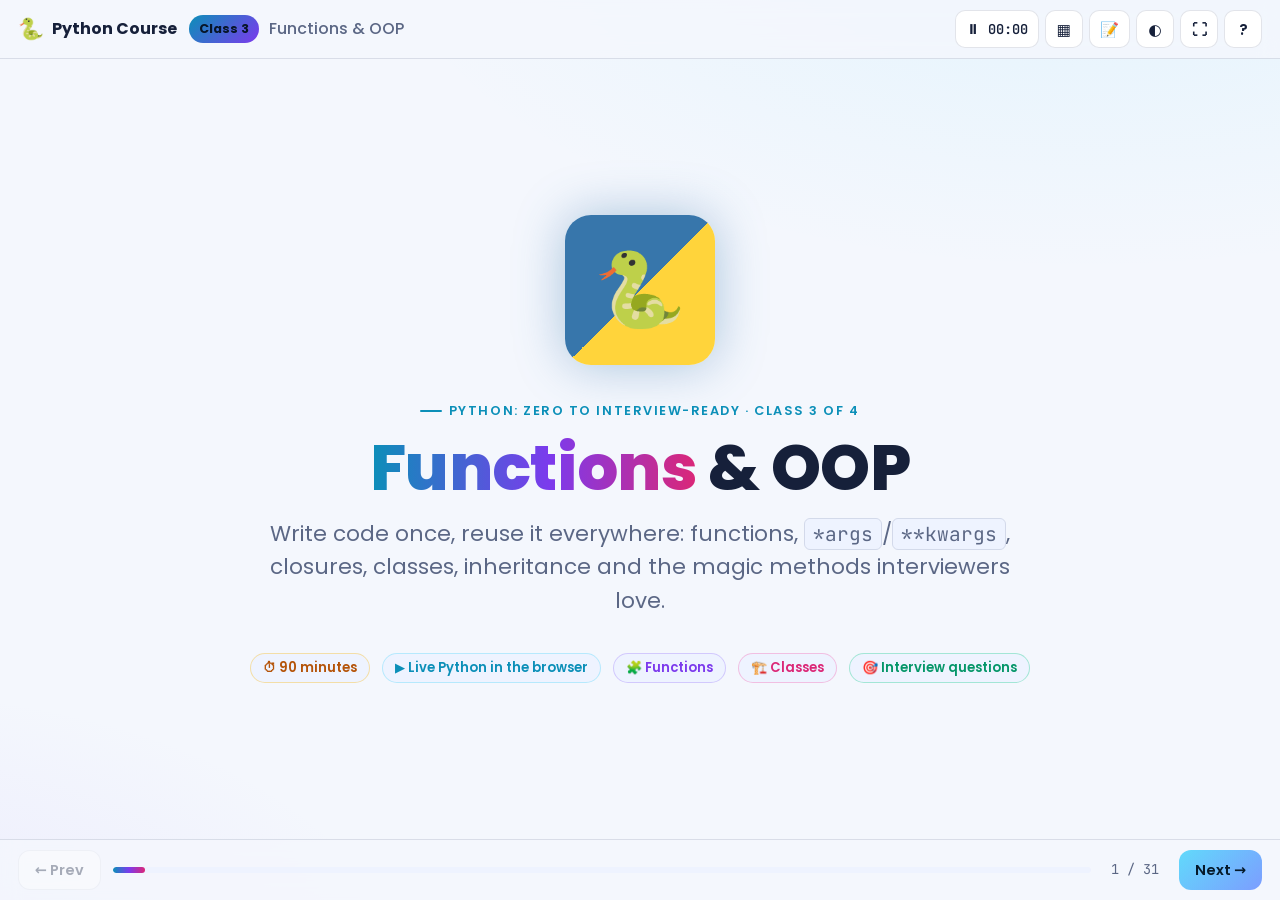
<file: React/py-class-03.html>
<!doctype html>
<html lang="en">

<head>
  <meta charset="utf-8">
  <meta name="viewport" content="width=device-width, initial-scale=1">
  <title>Python Class 3 · Functions &amp; OOP</title>
  <link rel="stylesheet" href="assets/style.css">
  <style>
    /* Python logo + shared Python course bits (same block in every py-class file) */
    .py-logo {
      width: clamp(100px, 13vw, 150px);
      aspect-ratio: 1;
      margin: 0 auto 12px;
      border-radius: 26px;
      display: grid;
      place-items: center;
      font-size: clamp(3rem, 7vw, 4.6rem);
      background: linear-gradient(135deg, #3776ab 0 50%, #ffd43b 50% 100%);
      box-shadow: 0 0 50px rgba(55, 118, 171, .4);
      animation: bob 4s ease-in-out infinite;
    }

    .slide>.py-logo {
      width: clamp(100px, 13vw, 150px);
    }

    @keyframes bob {
      50% {
        transform: translateY(-8px) rotate(-3deg);
      }
    }

    @media (prefers-reduced-motion: reduce) {
      .py-logo {
        animation: none;
      }
    }

    .pyb {
      color: #4b8bbe;
    }

    .pyy {
      color: #eab308;
    }

    /* Interview question cards */
    .iq {
      background: var(--surface);
      border: 1px solid var(--border);
      border-left: 4px solid #eab308;
      border-radius: 14px;
      padding: 12px 16px;
    }

    .iq .q {
      font-weight: 700;
      margin: 0 0 6px;
    }

    .iq .q::before {
      content: "🎯 ";
    }

    .iq p {
      margin: 0;
    }

    .iq-grid {
      display: grid;
      grid-template-columns: repeat(2, 1fr);
      gap: 12px;
    }

    @media (max-width: 860px) {
      .iq-grid {
        grid-template-columns: 1fr;
      }
    }

    .predict {
      display: grid;
      grid-template-columns: repeat(4, 1fr);
      gap: 12px;
    }

    @media (max-width: 960px) {
      .predict {
        grid-template-columns: repeat(2, 1fr);
      }
    }

    .predict .card code {
      display: block;
      white-space: pre;
      font-size: .9rem;
      margin-bottom: 8px;
    }

    @keyframes pop {
      40% {
        transform: scale(1.06);
      }
    }

    .chips {
      display: flex;
      gap: 8px;
      flex-wrap: wrap;
      justify-content: center;
      margin-top: 12px;
    }

    .chips button {
      font: 600 .9rem var(--mono);
      padding: 6px 12px;
      border-radius: 99px;
      border: 1px solid var(--border);
      background: var(--surface);
      color: var(--text);
      cursor: pointer;
    }

    .chips button:hover,
    .chips button.on {
      border-color: #ffd43b;
    }

    .chips button.on {
      background: rgba(255, 212, 59, .15);
    }

    /* Compact interview grid for 10 questions */
    .iq-grid.tight .iq {
      padding: 9px 14px;
      font-size: .93rem;
    }

    .iq-grid.tight .iq .q {
      margin-bottom: 3px;
    }

    /* Demo: *args / **kwargs packer */
    .pk-sig {
      text-align: center;
      font: 600 1.15rem var(--mono);
    }

    .pk-call {
      font: 600 1.05rem var(--mono);
      text-align: center;
      margin: 14px 0 6px;
      line-height: 2.3;
    }

    .pk-arg {
      display: inline-block;
      padding: 2px 10px;
      border-radius: 10px;
      border: 2px dashed var(--border);
      background: var(--surface2);
      margin: 0 3px;
      transition: .3s;
      line-height: 1.6;
    }

    .pk-arg.cur {
      transform: translateY(-5px);
      box-shadow: 0 0 0 4px rgba(255, 212, 59, .35);
    }

    .pk-arg.to-c {
      border: 2px solid var(--accent);
    }

    .pk-arg.to-i {
      border: 2px solid var(--violet);
    }

    .pk-arg.to-e {
      border: 2px solid var(--pink);
    }

    .pk-note {
      text-align: center;
      color: var(--muted);
      font-size: .9rem;
      min-height: 1.4em;
    }

    .pk-bins {
      display: grid;
      grid-template-columns: 1fr 1.3fr 1.5fr;
      gap: 14px;
      margin-top: 12px;
    }

    .pk-bin {
      border: 2px solid var(--c);
      border-radius: 14px;
      padding: 10px 14px;
      min-height: 112px;
      background: var(--surface2);
    }

    .pk-bin h4 {
      margin: 0;
      font: 700 1rem var(--mono);
      color: var(--c);
    }

    .pk-bin .pk-type {
      font-size: .78rem;
      color: var(--muted);
      display: block;
      margin-bottom: 6px;
    }

    .pk-bin .pk-val {
      font: 600 1.1rem var(--mono);
      word-break: break-word;
    }

    .pk-bin .pk-val.bump {
      animation: pop .4s ease;
    }

    /* Demo: LEGB explorer */
    .lg-wrap {
      display: grid;
      grid-template-columns: minmax(0, .95fr) minmax(0, 1.2fr);
      gap: 20px;
      align-items: start;
    }

    .lg-code {
      background: var(--code-bg);
      color: var(--code-text);
      border-radius: 14px;
      padding: 12px 0;
      font: 500 .95rem/1.55 var(--mono);
      white-space: pre;
      overflow: hidden;
      font-variant-ligatures: none;
    }

    .lg-code div {
      padding: 0 16px;
      border-left: 3px solid transparent;
      min-height: 1.55em;
    }

    .lg-code .c {
      color: #6b7aa6;
      font-style: italic;
    }

    .lg-code .pr {
      background: rgba(255, 212, 59, .14);
      border-left-color: #ffd43b;
    }

    .lg-code .gone {
      text-decoration: line-through;
      opacity: .35;
    }

    .lg-box {
      --c: var(--accent);
      border: 2px solid var(--c);
      border-radius: 14px;
      padding: 8px 12px 10px;
      background: color-mix(in srgb, var(--c) 7%, var(--surface));
      transition: box-shadow .3s, background .3s;
    }

    .lg-box .lg-box {
      margin-top: 6px;
    }

    .lg-h {
      display: flex;
      justify-content: space-between;
      gap: 8px;
      font: 700 .85rem var(--font);
      text-transform: uppercase;
      letter-spacing: .07em;
      color: var(--c);
    }

    .lg-h small {
      font-weight: 500;
      text-transform: none;
      letter-spacing: 0;
      color: var(--muted);
      font-family: var(--mono);
    }

    .lg-st {
      text-transform: none;
      letter-spacing: 0;
    }

    .lg-st.miss {
      color: var(--red);
    }

    .lg-st.ok {
      color: var(--green);
    }

    .lg-names {
      display: flex;
      gap: 6px;
      flex-wrap: wrap;
      margin: 5px 0 0;
    }

    .lg-name {
      font: 600 .88rem var(--mono);
      padding: 2px 9px;
      border-radius: 8px;
      background: var(--surface);
      border: 1px solid var(--border);
    }

    .lg-name.hit {
      background: #ffd43b;
      color: #111;
      border-color: #eab308;
      animation: pop .4s ease;
    }

    .lg-name.gone {
      text-decoration: line-through;
      opacity: .35;
    }

    .lg-box.look {
      box-shadow: 0 0 0 4px color-mix(in srgb, var(--c) 45%, transparent);
    }

    .lg-msg {
      min-height: 3.2em;
    }

    /* Demo: recursion call stack */
    .rs-wrap {
      display: grid;
      grid-template-columns: minmax(0, 1fr) minmax(0, 1.1fr);
      gap: 22px;
      align-items: start;
    }

    .rs-stack {
      display: flex;
      flex-direction: column-reverse;
      gap: 8px;
      min-height: 250px;
      padding: 10px;
      border: 2px solid var(--border);
      border-top: 0;
      border-radius: 0 0 16px 16px;
      justify-content: flex-start;
    }

    .rs-frame {
      border: 2px solid var(--accent);
      border-radius: 12px;
      padding: 8px 14px;
      background: var(--surface2);
      font: 600 1rem var(--mono);
      display: flex;
      justify-content: space-between;
      align-items: center;
      gap: 10px;
      animation: fadeUp .3s ease;
    }

    .rs-frame small {
      font: 500 .85rem var(--font);
      color: var(--muted);
    }

    .rs-frame.base {
      border-color: var(--yellow);
    }

    .rs-frame.ret {
      border-color: var(--green);
      background: color-mix(in srgb, var(--green) 16%, var(--surface));
    }

    .rs-frame.ret small {
      color: var(--green);
      font-weight: 700;
    }

    .rs-top {
      font-size: .75rem;
      font-weight: 700;
      letter-spacing: .1em;
      text-transform: uppercase;
      color: var(--muted);
    }

    .rs-result {
      text-align: center;
      font: 800 1.6rem var(--mono);
      min-height: 1.4em;
    }

    /* Demo: class -> object factory */
    .cf-wrap {
      display: grid;
      grid-template-columns: minmax(0, .95fr) minmax(0, 1.3fr);
      gap: 20px;
      align-items: start;
    }

    .cf-blue {
      background:
        linear-gradient(rgba(255, 255, 255, .07) 1px, transparent 1px) 0 0 / 18px 18px,
        linear-gradient(90deg, rgba(255, 255, 255, .07) 1px, transparent 1px) 0 0 / 18px 18px,
        #1e40af;
      color: #e0ecff;
      border-radius: 14px;
      padding: 10px 16px;
      font: 500 .9rem/1.5 var(--mono);
      white-space: pre;
      overflow: hidden;
      box-shadow: var(--shadow);
    }

    .cf-blue .ca {
      background: #ffd43b;
      color: #111;
      padding: 0 4px;
      border-radius: 4px;
      font-weight: 700;
    }

    .cf-blue .cm {
      color: #9fc1ff;
      font-style: italic;
    }

    .cf-form {
      display: grid;
      grid-template-columns: 1.3fr 1fr .8fr;
      gap: 8px;
      margin-top: 12px;
    }

    .cf-form input,
    .cf-form select {
      font: 600 .95rem var(--font);
      padding: 8px 10px;
      border-radius: 10px;
      border: 1px solid var(--border);
      background: var(--surface);
      color: var(--text);
      min-width: 0;
    }

    .cf-objs {
      display: grid;
      grid-template-columns: repeat(3, minmax(0, 1fr));
      gap: 10px;
      align-content: start;
      min-height: 200px;
    }

    .cf-obj {
      border: 2px solid var(--accent);
      border-radius: 14px;
      padding: 8px 12px;
      background: var(--surface2);
      animation: stamp .45s ease;
      font-size: .86rem;
    }

    @keyframes stamp {
      from {
        transform: scale(1.25) rotate(-5deg);
        opacity: 0;
      }
    }

    .cf-obj h4 {
      font: 700 .9rem var(--mono);
      margin: 0 0 4px;
      white-space: nowrap;
      overflow: hidden;
      text-overflow: ellipsis;
    }

    .cf-row {
      display: flex;
      justify-content: space-between;
      gap: 8px;
      font-family: var(--mono);
      padding: 2px 0;
      border-top: 1px dashed var(--border);
    }

    .cf-row span:last-child {
      text-align: right;
    }

    .cf-row.shared {
      color: var(--violet);
    }

    .cf-row.own-c {
      color: var(--pink);
    }

    .cf-row small {
      font: 500 .72rem var(--font);
      color: var(--muted);
      display: block;
    }

    .cf-row.col {
      display: block;
    }

    .cf-row.col b {
      display: block;
      text-align: right;
      font-weight: 600;
    }

    .cf-row.col small {
      display: inline;
      margin-left: 4px;
    }

    .cf-row.flash {
      animation: pop .5s ease;
    }

    .cf-empty {
      grid-column: 1 / -1;
      color: var(--muted);
      font-style: italic;
      text-align: center;
      padding: 40px 10px;
      border: 2px dashed var(--border);
      border-radius: 14px;
    }

    /* MRO diamond */
    .diamond {
      display: grid;
      grid-template-columns: 1fr 1fr;
      gap: 34px 20px;
      justify-items: center;
      position: relative;
      padding: 6px 0;
    }

    .diamond .dn {
      background: var(--surface);
      border: 2px solid var(--accent);
      border-radius: 12px;
      padding: 8px 14px;
      font: 700 .95rem var(--mono);
      text-align: center;
      z-index: 1;
      min-width: 130px;
    }

    .diamond .dn small {
      display: block;
      font: 500 .75rem var(--font);
      color: var(--muted);
    }

    .diamond .full {
      grid-column: 1 / -1;
    }

    .diamond .ord {
      display: inline-grid;
      place-items: center;
      width: 22px;
      height: 22px;
      border-radius: 50%;
      background: #ffd43b;
      color: #111;
      font: 800 .75rem var(--font);
      margin-right: 6px;
    }

    .diamond svg {
      position: absolute;
      inset: 0;
      width: 100%;
      height: 100%;
      pointer-events: none;
    }
    /* Full-width playground with a wider editor + compact cards under it */
    .playground.wide {
      grid-template-columns: minmax(0, 1.55fr) minmax(0, 1fr);
    }

    .card.mini {
      padding: 10px 14px;
      font-size: .93rem;
      line-height: 1.45;
    }

    .callout.mini {
      padding: 10px 14px;
      font-size: .93rem;
      line-height: 1.45;
    }

    .analogy.mini {
      padding: 16px 16px 10px;
      font-size: .93rem;
      line-height: 1.45;
    }

    .map-row {
      display: flex;
      flex-wrap: wrap;
      gap: 8px;
      justify-content: center;
    }

    .map-row span {
      background: var(--surface);
      border: 1px solid var(--border);
      border-radius: 99px;
      padding: 5px 12px;
      font-size: .9rem;
    }

    /* Fit 1400x900: a little less vertical padding than the shared deck */
    .slide {
      padding-top: 26px;
      padding-bottom: 26px;
    }

    .iq-grid.tight {
      gap: 10px;
    }

    .predict .card {
      padding: 12px 14px;
    }

    .predict .card code {
      font-size: .85rem;
    }
  </style>
</head>

<body class="deck" data-class="3" data-course="Python Course" data-icon="🐍" data-title="Functions &amp; OOP"
  data-duration="90">
  <main class="slides">

    <!-- 1 -->
    <section class="slide title" data-title="Welcome">
      <div class="py-logo">🐍</div>
      <div>
        <span class="kicker">Python: Zero to Interview-Ready · Class 3 of 4</span>
        <h1><span class="grad">Functions</span> &amp; OOP</h1>
        <p class="lead">Write code once, reuse it everywhere: functions, <code>*args</code>/<code>**kwargs</code>,
          closures, classes, inheritance and the magic methods interviewers love.</p>
      </div>
      <div class="row">
        <span class="pill yellow">⏱ 90 minutes</span>
        <span class="pill blue">▶ Live Python in the browser</span>
        <span class="pill violet">🧩 Functions</span>
        <span class="pill pink">🏗️ Classes</span>
        <span class="pill green">🎯 Interview questions</span>
      </div>
      <aside class="notes">
        <ul>
          <li>Press <b>T</b> to start the timer. Hook: "Today is the class that turns scripts into real software. Every
            backend at Swiggy, Zomato or your bank is built from functions and classes."</li>
          <li>Quick 2-minute recap of Class 2: ask one student what a dict is and one what a list comprehension is.</li>
          <li>Reminder: the code boxes run real Python. The first run takes ~5 seconds (needs internet).</li>
        </ul>
      </aside>
    </section>

    <!-- 2 -->
    <section class="slide" data-title="Today's plan">
      <header>
        <span class="kicker">Agenda · 90 min</span>
        <h2>Today's plan</h2>
      </header>
      <ol class="timeline">
        <li class="step"><span class="time">00–20</span>
          <div><b>🧩 Function basics</b><small>def/return, parameters vs arguments, default, keyword-only,
              <code>*args</code> and <code>**kwargs</code>, the mutable default trap</small></div>
        </li>
        <li class="step"><span class="time">20–40</span>
          <div><b>🔭 Scope, lambda, closures, recursion</b><small>LEGB rule, <code>global</code>/<code>nonlocal</code>,
              map/filter/sorted, the call stack</small></div>
        </li>
        <li class="step"><span class="time">40–55</span>
          <div><b>🏗️ Classes and objects</b><small>Blueprint vs object, <code>__init__</code>, <code>self</code>, class vs
              instance attributes</small></div>
        </li>
        <li class="step"><span class="time">55–75</span>
          <div><b>🏛️ The 4 pillars + magic methods</b><small>Encapsulation, inheritance, polymorphism, abstraction, MRO,
              dunders, classmethod/staticmethod</small></div>
        </li>
        <li class="step"><span class="time">75–90</span>
          <div><b>🎯 Interview corner, predict the output, quiz and practice</b></div>
        </li>
      </ol>
      <aside class="notes">Reveal each row with →. Tell them the second half (OOP) is where most "explain with an
        example" interview questions come from.</aside>
    </section>

    <!-- 3 -->
    <section class="slide section-slide" data-title="Functions">
      <span class="big-emoji">🧩</span>
      <span class="kicker" style="justify-content:center">00–20 min</span>
      <h1>Functions: <span class="grad">write once, call anywhere</span></h1>
      <p class="lead" style="margin-inline:auto">Ask: "How many times does Swiggy calculate a bill each day?" Millions.
        It's the same code, called again and again: a function.</p>
      <aside class="notes">Get one or two guesses, then reveal: one function, millions of calls. DRY = Don't Repeat
        Yourself.</aside>
    </section>

    <!-- 4 -->
    <section class="slide" data-title="def and return">
      <div class="split">
        <div>
          <span class="kicker">Function basics</span>
          <h2><code>def</code>, <code>return</code>, parameters vs arguments</h2>
          <script type="text/x-code" data-lang="python" data-file="chai.py" data-hl="1,7">
          def chai_bill(cups, price=15):     # cups, price = PARAMETERS
              """Return the total bill for chai."""   # docstring
              total = cups * price
              return total                    # send a value back

          print(chai_bill(2, 20))             # 40
          bill = chai_bill(3)                 # 3 = ARGUMENT -> 45

          def greet(name: str) -> None:      # type hints (optional)
              print(f"Vanakkam, {name}!")

          result = greet("Priya")             # prints the greeting
          print(result)                       # None (no return!)
          help(chai_bill)                     # shows the docstring
        </script>
        </div>
        <div class="stack">
          <div class="analogy step" data-label="☕ Real-life example">
            <p>A function is the <b>tea stall recipe</b>. "Cups" and "price" are blanks in the recipe
              (<b>parameters</b>). When you order "3 cups", 3 is the real value you hand over (<b>argument</b>). The
              bill you get back is the <b>return value</b>.</p>
          </div>
          <div class="card step"><b>🔁 return vs print</b><br><span class="muted"><code>return</code> hands a value back to
              the caller and <b>ends</b> the function. <code>print</code> only shows it on screen. No
              <code>return</code> → the function returns <code>None</code>.</span></div>
          <div class="card step"><b>📝 Docstring &amp; type hints</b><br><span class="muted">The <code>"""..."""</code>
              line is read by <code>help()</code> and IDEs. Hints like <code>name: str</code> are <b>not enforced</b>
              at runtime; tools like mypy check them.</span></div>
        </div>
      </div>
      <aside class="notes">
        <ul>
          <li>Interview phrasing: "Parameter is the variable in the definition; argument is the value passed in the
            call."</li>
          <li>Ask: "What does <code>print(greet('Priya'))</code> show?" Two lines: the greeting, then None.</li>
        </ul>
      </aside>
    </section>

    <!-- 5 -->
    <section class="slide" data-title="Positional, keyword, default">
      <header>
        <span class="kicker">Live code · IRCTC booking</span>
        <h2>Positional, keyword, default and keyword-only 🚆</h2>
      </header>
      <div class="playground wide" data-mode="py" data-height="380">
        <script type="text/x-playground">
        def book_ticket(name, source, dest, berth="Lower", *, quota="GENERAL"):
            """Book an IRCTC ticket and return a confirmation."""
            return f"{name}: {source} -> {dest} | {berth} | {quota}"

        # 1. Positional: order matters
        print(book_ticket("Arun", "Chennai", "Madurai"))

        # 2. Keyword: order does NOT matter
        print(book_ticket(dest="Delhi", name="Meena", source="Bhopal"))

        # 3. Override the default value
        print(book_ticket("Ravi", "Pune", "Goa", "Upper"))

        # 4. Keyword-only (after *) MUST be named
        print(book_ticket("Kavya", "Kochi", "Mysuru", quota="TATKAL"))

        # Uncomment to see the TypeError:
        # print(book_ticket("A", "B", "C", "Side", "TATKAL"))
      </script>
      </div>
      <div class="grid cols-3">
        <div class="card mini step"><b>Rule 1</b><br><span class="muted">Positional arguments come <b>before</b> keyword
            arguments in a call.</span></div>
        <div class="card mini step"><b>Rule 2</b><br><span class="muted">Parameters with defaults come <b>after</b> ones
            without: <code>def f(a=1, b)</code> is a SyntaxError.</span></div>
        <div class="card mini step"><b>Keyword-only</b><br><span class="muted">Everything after a bare
            <code>*</code> must be named. Full order: <code>(pos, default, *args, kw_only, **kwargs)</code></span></div>
      </div>
      <aside class="notes">Uncomment the last line live to show <code>TypeError: book_ticket() takes from 3 to 4
          positional arguments but 5 were given</code>. Explain why keyword-only args make APIs safer: nobody passes
        "TATKAL" by accident as a berth.</aside>
    </section>

    <!-- 6 -->
    <section class="slide" data-title="*args and **kwargs">
      <header>
        <span class="kicker">Live code · Swiggy bill · interview favourite</span>
        <h2><code>*args</code> and <code>**kwargs</code>: any number of arguments 🛵</h2>
      </header>
      <div class="playground wide" data-mode="py" data-height="390">
        <script type="text/x-playground">
        def order_total(restaurant, *items, **extras):
            print("restaurant:", restaurant)
            print("items  ->", items)     # a tuple
            print("extras ->", extras)    # a dict
            total = sum(price for name, price in items)
            total += extras.get("delivery", 0) + extras.get("tip", 0)
            total -= extras.get("discount", 0)
            return total

        bill = order_total("A2B", ("Masala Dosa", 90), ("Filter Coffee", 40),
                           delivery=25, tip=20, discount=50)
        print("To pay: Rs", bill)

        # Unpacking at the CALL site with * and **
        cart = [("Biryani", 250), ("Raita", 30)]
        offers = {"delivery": 0, "discount": 75}
        print("To pay: Rs", order_total("Paradise", *cart, **offers))
      </script>
      </div>
      <div class="grid cols-4">
        <div class="card mini step"><b class="pyb">*items</b> → <b>tuple</b><br><span class="muted">Collects the extra
            <b>positional</b> arguments.</span></div>
        <div class="card mini step"><b class="pyy">**extras</b> → <b>dict</b><br><span class="muted">Collects the extra
            <b>keyword</b> arguments.</span></div>
        <div class="card mini step"><b>At the call site</b><br><span class="muted"><code>*cart</code> spreads a list into
            positional args, <code>**offers</code> spreads a dict into keyword args.</span></div>
        <div class="callout mini tip step">
          <p>The names <code>args</code>/<code>kwargs</code> are only a convention. The <b>stars</b> do the work.</p>
        </div>
      </div>
      <aside class="notes">Ask: "Add a <code>packing=10</code> charge without changing the function." It just works
        because of **extras. Then show the next slide to visualise the packing.</aside>
    </section>

    <!-- 7 -->
    <section class="slide" data-title="Demo: argument packer" id="packDemo">
      <header>
        <span class="kicker">Interactive · how Python packs a call</span>
        <h2>Where does each argument go? 📦</h2>
      </header>
      <div class="demo">
        <div class="pk-sig"><span class="t-kw">def</span> place_order(<span style="color:var(--accent)">customer</span>,
          <span style="color:var(--violet)">*items</span>, <span style="color:var(--pink)">**extras</span>):</div>
        <div class="chips" id="pkPresets"></div>
        <div class="pk-call" id="pkCall"></div>
        <div class="pk-note" id="pkNote"></div>
        <div class="pk-bins">
          <div class="pk-bin" style="--c:var(--accent)">
            <h4>customer</h4><span class="pk-type">normal parameter (first positional)</span>
            <div class="pk-val" id="pkC"></div>
          </div>
          <div class="pk-bin" style="--c:var(--violet)">
            <h4>items</h4><span class="pk-type">*items → a tuple of leftover positionals</span>
            <div class="pk-val" id="pkI"></div>
          </div>
          <div class="pk-bin" style="--c:var(--pink)">
            <h4>extras</h4><span class="pk-type">**extras → a dict of leftover keywords</span>
            <div class="pk-val" id="pkE"></div>
          </div>
        </div>
        <div class="row" style="margin-top:12px;justify-content:center">
          <button class="btn" id="pkNext">Next arg ▶</button>
          <button class="btn ghost" id="pkAll">Show all ⏩</button>
          <button class="btn ghost" id="pkReset">↺ Reset</button>
        </div>
      </div>
      <div class="callout info" id="pkMsg">
        <p>Press <b>Next arg ▶</b>.</p>
      </div>
      <aside class="notes">
        <ul>
          <li>Pick a call, then press <b>Next arg</b>. Ask the class to predict the box before each click.</li>
          <li>"Meena" shows that <code>*items</code> can be an empty tuple <code>()</code>.</li>
          <li>The <code>*cart, **offers</code> call shows unpacking: the list is spread first, then packed again.</li>
          <li>The last call ends with the real <code>TypeError</code>: nothing filled <code>customer</code>.</li>
        </ul>
      </aside>
    </section>

    <!-- 8 -->
    <section class="slide" data-title="Mutable default trap">
      <header>
        <span class="kicker">Live code · the most famous Python trap</span>
        <h2>The mutable default trap 🪤 + returning many values</h2>
      </header>
      <div class="playground wide" data-mode="py" data-height="390">
        <script type="text/x-playground">
        def add_item(item, cart=[]):       # BAD: list made ONCE
            cart.append(item)
            return cart

        print(add_item("milk"))
        print(add_item("bread"))           # surprise!

        def add_item_safe(item, cart=None):  # GOOD: the fix
            if cart is None:
                cart = []                  # new list every call
            cart.append(item)
            return cart

        print(add_item_safe("milk"))
        print(add_item_safe("bread"))

        # Returning many values = returning ONE tuple
        def min_max(marks):
            return min(marks), max(marks)

        low, high = min_max([67, 92, 45, 88])
        print(low, high, type(min_max([1, 2])))
      </script>
      </div>
      <div class="grid cols-3">
        <div class="card mini bad step">
          <p><b>Why it happens:</b> <span class="muted">default values are evaluated <b>once</b>, when <code>def</code> runs, not on every call.
            Every call without <code>cart</code> shares the <b>same list</b>.</span></p>
        </div>
        <div class="analogy mini step" data-label="🛒 Real-life example">
          <p>A supermarket that gives every new customer <b>the same trolley</b> without emptying it. The second
            customer finds milk already inside!</p>
        </div>
        <div class="callout mini tip step">
          <p>Use <code>None</code> as the default and create the list inside. You can even peek at the shared list:
            <code>add_item.__defaults__</code>.</p>
        </div>
      </div>
      <aside class="notes">Before the output appears, cover it and ask the class to predict line 6. Almost everyone says
        <code>['bread']</code>. This is asked in a huge number of Python interviews.</aside>
    </section>

    <!-- 9 -->
    <section class="slide" data-title="Demo: LEGB scope" id="legbDemo">
      <header>
        <span class="kicker">Interactive · scope · 20–40 min</span>
        <h2>The LEGB rule: where does Python look for a name? 🔭</h2>
        <p class="lead"><b>L</b>ocal → <b>E</b>nclosing → <b>G</b>lobal → <b>B</b>uilt-in. First match wins.</p>
      </header>
      <div class="lg-wrap">
        <div>
          <div class="lg-code" id="lgCode"></div>
          <div class="chips" id="lgChips" style="justify-content:flex-start"></div>
          <div class="row" style="margin-top:10px">
            <button class="btn small ghost" id="lgDel">🗑 Delete local x</button>
          </div>
        </div>
        <div class="stack">
          <div id="lgBoxes"></div>
          <div class="callout info lg-msg" id="lgMsg">
            <p>Click a name to look it up from inside <code>inner()</code>.</p>
          </div>
        </div>
      </div>
      <aside class="notes">
        <ul>
          <li>Start with <b>x</b>: found immediately in Local. Then delete local x and look up x again: Enclosing wins.
          </li>
          <li><b>len</b> walks all the way to Built-in. <b>pincode</b> is never defined: NameError.</li>
          <li>Real-life: looking for your phone charger. Your bag (local), then your room (enclosing), then the house
            (global), then the shop (built-in).</li>
        </ul>
      </aside>
    </section>

    <!-- 10 -->
    <section class="slide" data-title="global and nonlocal">
      <div class="split">
        <div>
          <span class="kicker">Scope keywords</span>
          <h2><code>global</code> and <code>nonlocal</code></h2>
          <script type="text/x-code" data-lang="python" data-file="scope.py" data-hl="4,10">
          visitors = 0                 # global

          def visit():
              global visitors          # "use the module's one"
              visitors += 1

          def make_counter():
              clicks = 0               # enclosing
              def click():
                  nonlocal clicks      # "use outer()'s one"
                  clicks += 1
                  return clicks
              return click

          visit(); visit()
          c = make_counter()
          c(); print(visitors, c())    # 2 2
        </script>
        </div>
        <div class="stack">
          <div class="card bad step">
            <h3>💥 UnboundLocalError</h3>
            <p class="muted">Remove the <code>global</code> line and <code>visitors += 1</code> fails. Assigning to a
              name anywhere in a function makes it <b>local for the whole function</b>, so Python can't read the
              global one first.</p>
          </div>
          <div class="card step"><b><code>global</code></b> → module-level variable<br><b><code>nonlocal</code></b> →
            variable of the nearest <b>enclosing function</b> (never the global)</div>
          <div class="callout tip step">
            <p><b>Best practice:</b> avoid <code>global</code>. Pass values in and <code>return</code> results out. It
              keeps functions testable.</p>
          </div>
        </div>
      </div>
      <aside class="notes">Reading a global inside a function is fine without the keyword; only <b>assigning</b> needs
        it. That distinction is the interview answer.</aside>
    </section>

    <!-- 11 -->
    <section class="slide" data-title="lambda, map, filter, sorted">
      <header>
        <span class="kicker">Live code · functions are objects</span>
        <h2>First-class functions, <code>lambda</code>, <code>map</code>/<code>filter</code>/<code>reduce</code> 🎓</h2>
      </header>
      <div class="playground wide" data-mode="py" data-height="390">
        <script type="text/x-playground">
        from functools import reduce

        students = [("Arun", 78), ("Priya", 92), ("Kiran", 65), ("Divya", 88)]

        # sorted with a key: rank by marks, highest first
        ranked = sorted(students, key=lambda s: s[1], reverse=True)
        print(ranked)
        print(sorted(["Kiran", "Al", "Divya"], key=len))

        marks = [m for _, m in students]
        print(list(map(lambda m: m + 5, marks)))       # +5 grace marks
        print(list(filter(lambda m: m >= 75, marks)))  # distinction
        print(reduce(lambda a, b: a + b, marks))       # total

        # Functions are objects: store them, pass them around
        def shout(text): return text.upper()
        def whisper(text): return text.lower()
        for f in (shout, whisper):
            print(f.__name__, "->", f("UPI Payment Done"))
      </script>
      </div>
      <div class="grid cols-3">
        <div class="card mini step"><b>lambda</b> = a one-line, nameless function<br><code>lambda s: s[1]</code><br><span
            class="muted">Only a single expression, no statements.</span></div>
        <div class="card mini step"><b>map</b> transforms every item, <b>filter</b> keeps some, <b>reduce</b> folds them
          into one value. map/filter return <b>lazy iterators</b> (wrap in <code>list()</code>).</div>
        <div class="callout mini tip step">
          <p>In real code, comprehensions are often clearer: <code>[m + 5 for m in marks]</code>. But
            <code>sorted(key=lambda ...)</code> is used everywhere.</p>
        </div>
      </div>
      <aside class="notes">Ask a student to sort by name instead (<code>key=lambda s: s[0]</code>). "First-class" means a
        function can be stored in a variable, passed as an argument, and returned: that's what makes closures and
        decorators (Class 4) possible.</aside>
    </section>

    <!-- 12 -->
    <section class="slide" data-title="Closures">
      <header>
        <span class="kicker">Live code · closures</span>
        <h2>Closures: functions that <span class="grad">remember</span> 🎟️</h2>
      </header>
      <div class="playground wide" data-mode="py" data-height="390">
        <script type="text/x-playground">
        def make_discount(percent):
            def apply(price):
                return price - price * percent / 100
            return apply                 # return the inner function

        diwali_sale = make_discount(40)
        student_offer = make_discount(10)
        print(diwali_sale(1000), student_offer(1000))
        print(diwali_sale.__closure__[0].cell_contents)  # remembers 40

        def make_counter():
            count = 0
            def next_token():
                nonlocal count
                count += 1
                return f"Token #{count}"
            return next_token

        bank_queue = make_counter()
        print(bank_queue(), bank_queue(), bank_queue())

        # Late-binding trap: i is looked up when called
        funcs = [lambda: i for i in range(3)]
        print([f() for f in funcs])
        funcs = [lambda i=i: i for i in range(3)]   # fix
        print([f() for f in funcs])
      </script>
      </div>
      <div class="grid cols-3">
        <div class="card mini step"><b>A closure is</b> an inner function + the variables it remembers from the enclosing
          scope, even after the outer function has finished.</div>
        <div class="analogy mini step" data-label="🎫 Real-life example">
          <p>A <b>coupon printer</b>: set it to 40% once, and every coupon it prints remembers 40%. Each printer
            (closure) keeps its own setting.</p>
        </div>
        <div class="callout mini warn step">
          <p><b>Late binding:</b> closures remember the <i>variable</i>, not its value at that moment. All three
            lambdas see the final <code>i = 2</code>.</p>
        </div>
      </div>
      <aside class="notes">The late-binding loop appears again in the Predict round. Closures are the foundation of
        decorators next class, so make sure everyone gets <code>make_discount</code>.</aside>
    </section>

    <!-- 13 -->
    <section class="slide" data-title="Demo: recursion call stack" id="recDemo">
      <header>
        <span class="kicker">Interactive · recursion</span>
        <h2>Recursion: a function that calls itself 🪆</h2>
      </header>
      <div class="rs-wrap">
        <div class="stack">
          <script type="text/x-code" data-lang="python" data-file="factorial.py" data-hl="2-3">
          def factorial(n):
              if n == 1:              # base case: STOP
                  return 1
              return n * factorial(n - 1)   # smaller problem

          print(factorial(4))         # 24
        </script>
          <div class="analogy" data-label="🪆 Real-life example">
            <p><b>Russian dolls</b>: open a doll, find a smaller one, keep going until the tiniest doll (base case), then
              close them back up in reverse order.</p>
          </div>
          <div class="callout warn">
            <p>No base case → <code>RecursionError: maximum recursion depth exceeded</code> (default limit about
              1000 frames).</p>
          </div>
        </div>
        <div class="demo">
          <span class="demo-label">The call stack</span>
          <div class="row" style="margin-bottom:10px">
            <span>n =</span>
            <div class="chips" id="rsN" style="margin:0"></div>
            <button class="btn small" id="rsNext">Next step ▶</button>
            <button class="btn small ghost" id="rsPlay">⏯ Auto</button>
            <button class="btn small ghost" id="rsReset">↺</button>
          </div>
          <div class="rs-top">▲ top of stack</div>
          <div class="rs-stack" id="rsStack"></div>
          <div class="rs-result" id="rsResult"></div>
          <div class="callout info" id="rsMsg">
            <p>Press <b>Next step ▶</b> to call <code>factorial(4)</code>.</p>
          </div>
        </div>
      </div>
      <aside class="notes">
        <ul>
          <li>Step through slowly. Frames pile up (push) until the base case, then each one returns and is popped.</li>
          <li>Ask: "What happens if we delete the base case?" (RecursionError.)</li>
          <li>Interview: recursion vs iteration. Recursion is elegant for trees/divide and conquer, but uses stack
            memory; Python has no tail-call optimisation.</li>
        </ul>
      </aside>
    </section>

    <!-- 14 -->
    <section class="slide section-slide" data-title="OOP">
      <span class="big-emoji">🏗️</span>
      <span class="kicker" style="justify-content:center">40–75 min</span>
      <h1>Object-Oriented Programming: <span class="grad">blueprints &amp; objects</span></h1>
      <p class="lead" style="margin-inline:auto">Ask: "In the IRCTC app, what 'things' exist?" Trains, passengers,
        tickets, payments. Each one becomes a class.</p>
      <aside class="notes">Collect 4–5 nouns from the class and write them on the board. Then ask what each one
        <b>has</b> (attributes) and <b>does</b> (methods).</aside>
    </section>

    <!-- 15 -->
    <section class="slide" data-title="Class, __init__, self">
      <div class="split">
        <div class="stack">
          <span class="kicker">Classes</span>
          <h2 style="margin:0">Class = <span class="grad">blueprint</span>, object = the real thing</h2>
          <div class="analogy step" data-label="🏠 Real-life example">
            <p>An architect draws <b>one house blueprint</b>. A builder builds <b>many houses</b> from it, each with a
              different owner and paint colour. Or a <b>cookie cutter</b> (class) and the cookies (objects).</p>
          </div>
          <ul class="checklist">
            <li class="step"><code>__init__</code> runs automatically when you create an object: it sets up its data.
            </li>
            <li class="step"><code>self</code> is the object being worked on. <code>nexon.drive(120)</code> is really
              <code>Car.drive(nexon, 120)</code>.</li>
            <li class="step"><code>self</code> is <b>not a keyword</b>, just a strong convention (always use it).</li>
          </ul>
        </div>
        <script type="text/x-code" data-lang="python" data-file="car.py" data-hl="2,5-7">
        class Car:                       # PascalCase name
            wheels = 4                   # class attribute (shared)

            def __init__(self, brand, colour):
                self.brand = brand       # instance attributes:
                self.colour = colour     # different per object
                self.km = 0

            def drive(self, distance):   # method
                self.km += distance
                return f"{self.brand} drove {self.km} km"

        nexon = Car("Tata Nexon", "blue")     # object 1
        swift = Car("Maruti Swift", "red")    # object 2
        print(nexon.drive(120))   # Tata Nexon drove 120 km
        print(swift.km, swift.wheels)         # 0 4
      </script>
      </div>
      <aside class="notes">Draw two boxes (nexon, swift) on the board with their own brand/colour/km, and one box for the
        class with wheels = 4. The next slide animates exactly this.</aside>
    </section>

    <!-- 16 -->
    <section class="slide" data-title="Demo: object factory" id="cfDemo">
      <header>
        <span class="kicker">Interactive · class vs instance attributes</span>
        <h2>The object factory: one blueprint, many objects 🍪</h2>
      </header>
      <div class="cf-wrap">
        <div>
          <div class="cf-blue" id="cfBlue"></div>
          <div class="cf-form">
            <input id="cfName" value="Priya" aria-label="name" maxlength="12">
            <select id="cfDept" aria-label="dept">
              <option>CSE</option>
              <option>ECE</option>
              <option>Mech</option>
              <option>IT</option>
            </select>
            <input id="cfCgpa" value="8.9" aria-label="cgpa" maxlength="4">
          </div>
          <div class="row" style="margin-top:10px">
            <button class="btn primary" id="cfMake">🍪 Create object</button>
            <button class="btn small" id="cfClass">Student.college = "IIT Madras"</button>
            <button class="btn small" id="cfOwn">s1.college = "NIT Trichy"</button>
            <button class="btn small ghost" id="cfReset">↺ Reset</button>
          </div>
          <div class="callout info" id="cfMsg" style="margin-top:12px">
            <p>Click <b>Create object</b> a few times.</p>
          </div>
        </div>
        <div class="cf-objs" id="cfObjs"></div>
      </div>
      <aside class="notes">
        <ul>
          <li>Create 3 students. Point out <b>own</b> attributes (name, dept, cgpa) vs the <b>shared</b> college that
            lives on the class.</li>
          <li>Click <code>Student.college = ...</code>: every object changes, because none of them stores college.</li>
          <li>Click <code>s1.college = ...</code>: this creates a NEW instance attribute on s1 only that
            <b>shadows</b> the class one. Others are unaffected. This is a classic Predict-the-output question.</li>
        </ul>
      </aside>
    </section>

    <!-- 17 -->
    <section class="slide" data-title="BankAccount class">
      <header>
        <span class="kicker">Live code · your bank account as a class</span>
        <h2>Methods change the object's state 🏦</h2>
      </header>
      <div class="playground wide" data-mode="py" data-height="390">
        <script type="text/x-playground">
        class BankAccount:
            bank_name = "SBI"                 # class attribute

            def __init__(self, owner, balance=0):
                self.owner = owner            # instance attributes
                self.balance = balance

            def deposit(self, amount):
                if amount <= 0:
                    raise ValueError("Deposit must be positive")
                self.balance += amount
                return self.balance

            def withdraw(self, amount):
                if amount > self.balance:
                    print(f"{self.owner}: insufficient balance!")
                    return self.balance
                self.balance -= amount
                return self.balance

        priya = BankAccount("Priya", 5000)
        arun = BankAccount("Arun")
        priya.deposit(2000)
        priya.withdraw(10000)
        arun.deposit(1500)
        print(priya.owner, priya.balance, priya.bank_name)
        print(arun.owner, arun.balance, arun.bank_name)
        print(vars(priya))                    # the object's own data
      </script>
      </div>
      <div class="grid cols-4">
        <div class="card mini step"><b>Instance attribute</b><br><span class="muted"><code>self.balance</code>: each account
            has its own.</span></div>
        <div class="card mini step"><b>Class attribute</b><br><span class="muted"><code>bank_name</code>: one copy on the
            class, read through any object.</span></div>
        <div class="card mini bad step"><b>⚠️ Mutable class attribute</b><br><span class="muted"><code>history = []</code>
            at class level is <b>shared by all accounts</b>. Put lists in <code>__init__</code>.</span></div>
        <div class="callout mini tip step">
          <p><code>vars(obj)</code> or <code>obj.__dict__</code> shows only the <b>instance</b> attributes.</p>
        </div>
      </div>
      <aside class="notes">Live challenge: add a <code>transfer(self, other, amount)</code> method. Answer:
        <code>self.withdraw(amount); other.deposit(amount)</code> (and discuss checking the balance first).</aside>
    </section>

    <!-- 18 -->
    <section class="slide" data-title="The 4 pillars">
      <header>
        <span class="kicker">55–75 min · asked in almost every interview</span>
        <h2>The 4 pillars of OOP 🏛️</h2>
      </header>
      <div class="grid cols-4">
        <div class="card hover step"><span class="icon">💊</span>
          <h3>Encapsulation</h3>
          <p class="muted">Bundle data + methods, and control access to the data.</p>
          <p><b>ATM:</b> you press buttons; you can't touch the cash vault.</p>
        </div>
        <div class="card hover step"><span class="icon">👨‍👧</span>
          <h3>Inheritance</h3>
          <p class="muted">A child class reuses and extends a parent class.</p>
          <p><b>Manager IS-A Employee:</b> gets salary, adds a team.</p>
        </div>
        <div class="card hover step"><span class="icon">🎭</span>
          <h3>Polymorphism</h3>
          <p class="muted">Same method name, different behaviour per class.</p>
          <p><b>pay():</b> UPI, card and cash all "pay" differently.</p>
        </div>
        <div class="card hover step"><span class="icon">🎛️</span>
          <h3>Abstraction</h3>
          <p class="muted">Show <i>what</i> it does, hide <i>how</i>.</p>
          <p><b>Car driver:</b> uses the steering and pedals, not the engine wiring.</p>
        </div>
      </div>
      <div class="callout tip step">
        <p><b>Interview tip:</b> for each pillar give <b>definition → real-life example → Python feature</b>:
          <code>_x</code>/<code>@property</code>, <code>class B(A)</code>/<code>super()</code>, duck typing /
          overriding, <code>abc.ABC</code>.</p>
      </div>
      <aside class="notes">Ask 4 students to each pick a pillar and give their own Indian real-life example before
        revealing the cards (e.g. Aadhaar: you share the number, not the biometric data = encapsulation).</aside>
    </section>

    <!-- 19 -->
    <section class="slide" data-title="Encapsulation">
      <header>
        <span class="kicker">Pillar 1 · live code</span>
        <h2>Encapsulation: <code>_protected</code>, <code>__private</code>, <code>@property</code> 🔐</h2>
      </header>
      <div class="playground wide" data-mode="py" data-height="390">
        <script type="text/x-playground">
        class UPIAccount:
            def __init__(self, upi_id, pin):
                self.upi_id = upi_id        # public
                self._bank = "HDFC"         # "protected" (convention)
                self.__pin = pin            # "private" -> name mangled
                self._balance = 0

            @property
            def balance(self):              # read like an attribute
                return self._balance

            @balance.setter
            def balance(self, value):       # validation on write
                if value < 0:
                    raise ValueError("balance can't be negative")
                self._balance = value

        acc = UPIAccount("priya@okhdfc", 1234)
        acc.balance = 2500                  # calls the setter
        print(acc.balance)
        try:
            acc.balance = -100
        except ValueError as e:
            print("Blocked:", e)

        try:
            print(acc.__pin)
        except AttributeError as e:
            print("AttributeError:", e)
        print(acc._UPIAccount__pin)         # mangled name still works!
      </script>
      </div>
      <div class="grid cols-3">
        <div class="card mini step"><b><code>_bank</code></b> (one underscore)<br><span class="muted">"Internal, please
            don't touch." Only a convention; Python doesn't stop you.</span></div>
        <div class="card mini step"><b><code>__pin</code></b> (two underscores)<br><span class="muted">Name mangling
            renames it to <code>_UPIAccount__pin</code>. Avoids clashes in subclasses, but it's <b>not</b> real
            security.</span></div>
        <div class="card mini good step"><b><code>@property</code></b><br><span class="muted">Getter/setter with normal
            attribute syntax. The Pythonic way to add validation.</span></div>
      </div>
      <aside class="notes">Interview: "Does Python have private variables?" Answer: no true private; <code>_x</code> is
        a convention, <code>__x</code> triggers name mangling. "We are all consenting adults here."</aside>
    </section>

    <!-- 20 -->
    <section class="slide" data-title="Inheritance & super()">
      <header>
        <span class="kicker">Pillar 2 · live code · Employee → Manager</span>
        <h2>Inheritance and <code>super()</code> 👨‍👧</h2>
      </header>
      <div class="playground wide" data-mode="py" data-height="390">
        <script type="text/x-playground">
        class Employee:
            def __init__(self, name, salary):
                self.name = name
                self.salary = salary            # monthly

            def annual_ctc(self):
                return self.salary * 12

            def describe(self):
                return f"{self.name}: Rs {self.annual_ctc():,} per year"

        class Manager(Employee):                # Manager IS-A Employee
            def __init__(self, name, salary, team):
                super().__init__(name, salary)  # reuse parent setup
                self.team = team

            def annual_ctc(self):               # override
                bonus = 50000 * len(self.team)
                return super().annual_ctc() + bonus

        dev = Employee("Kiran", 60000)
        lead = Manager("Divya", 120000, ["Kiran", "Arun", "Meena"])
        for person in (dev, lead):
            print(person.describe())            # same call, different result

        print(isinstance(lead, Employee), issubclass(Manager, Employee))
      </script>
      </div>
      <div class="grid cols-3">
        <div class="card mini step"><b>Reuse</b><br><span class="muted"><code>describe()</code> is written once in
            Employee; Manager gets it for free.</span></div>
        <div class="card mini step"><b>Override</b><br><span class="muted">Manager redefines <code>annual_ctc()</code>.
            <code>describe()</code> automatically calls the right version.</span></div>
        <div class="card mini bad step"><b>Forgot <code>super().__init__()</code>?</b><br><span
            class="muted"><code>self.name</code> never gets set → <code>AttributeError</code>.</span></div>
      </div>
      <aside class="notes">Point out that <code>describe()</code> lives in Employee yet calls Manager's
        <code>annual_ctc()</code> for Divya: <code>self</code> is the Manager object. That's polymorphism already.
        Inheritance = IS-A. Composition (HAS-A, e.g. Car has an Engine) is often preferred.</aside>
    </section>

    <!-- 21 -->
    <section class="slide" data-title="Polymorphism & abstraction">
      <header>
        <span class="kicker">Pillars 3 &amp; 4 · live code · checkout page</span>
        <h2>Polymorphism, duck typing and abstract classes 🦆</h2>
      </header>
      <div class="playground wide" data-mode="py" data-height="390">
        <script type="text/x-playground">
        from abc import ABC, abstractmethod

        class Payment(ABC):                     # abstract base class
            @abstractmethod
            def pay(self, amount):
                ...

        class UPI(Payment):
            def pay(self, amount):
                return f"Paid Rs {amount} via UPI"

        class Card(Payment):
            def pay(self, amount):
                return f"Paid Rs {amount} by card, OTP sent"

        class CashOnDelivery:                   # NOT a Payment subclass!
            def pay(self, amount):
                return f"Collect Rs {amount} at the door"

        for method in (UPI(), Card(), CashOnDelivery()):
            print(method.pay(499))              # duck typing

        try:
            Payment()
        except TypeError as e:
            print("TypeError:", e)
      </script>
      </div>
      <div class="grid cols-3">
        <div class="card mini step"><b>🎭 Polymorphism</b><br><span class="muted">One call, <code>method.pay(499)</code>,
            many behaviours. The checkout page doesn't care which.</span></div>
        <div class="analogy mini step" data-label="🦆 Duck typing">
          <p>"If it walks like a duck and quacks like a duck, it's a duck." <code>CashOnDelivery</code> isn't a
            Payment, but it has <code>pay()</code>, so it works.</p>
        </div>
        <div class="card mini step"><b>🎛️ Abstraction</b><br><span class="muted"><code>ABC</code> +
            <code>@abstractmethod</code> = a contract. You can't create a Payment, and every subclass
            <b>must</b> implement <code>pay()</code>.</span></div>
      </div>
      <aside class="notes">Ask: "Add a Wallet class (Paytm) without changing the loop." Also mention operator
        polymorphism: <code>+</code> adds ints, joins strings, merges lists. Python has no method overloading by
        signature; use default args or *args instead.</aside>
    </section>

    <!-- 22 -->
    <section class="slide" data-title="Multiple inheritance & MRO">
      <header>
        <span class="kicker">Advanced · interview favourite</span>
        <h2>Multiple inheritance and the MRO 💎</h2>
        <p class="lead">A Smartphone is a Camera <b>and</b> a Phone. Which <code>boot()</code> runs, in what order?</p>
      </header>
      <div class="split" style="grid-template-columns:.75fr 1.25fr;align-items:start">
        <div class="stack">
          <div class="demo">
            <span class="demo-label">The diamond · MRO order</span>
            <div class="diamond" id="diamond">
              <svg viewBox="0 0 100 100" preserveAspectRatio="none" aria-hidden="true">
                <g stroke="currentColor" stroke-width=".6" fill="none" style="color:var(--muted)">
                  <line x1="50" y1="16" x2="25" y2="42" />
                  <line x1="50" y1="16" x2="75" y2="42" />
                  <line x1="25" y1="58" x2="50" y2="84" />
                  <line x1="75" y1="58" x2="50" y2="84" />
                </g>
              </svg>
              <div class="dn full"><span class="ord">4</span>Device<small>base class</small></div>
              <div class="dn"><span class="ord">2</span>Camera<small>(Device)</small></div>
              <div class="dn"><span class="ord">3</span>Phone<small>(Device)</small></div>
              <div class="dn full" style="border-color:#ffd43b"><span class="ord">1</span>Smartphone<small>(Camera,
                  Phone)</small></div>
            </div>
          </div>
          <div class="callout mini tip step">
            <p><b>C3 linearization:</b> child first, parents left → right, a shared base only after all its children.
              See it with <code>Cls.__mro__</code>.</p>
          </div>
        </div>
        <div class="playground" data-mode="py" data-height="420">
          <script type="text/x-playground">
          class Device:
              def boot(self):
                  print("Device: power on")

          class Camera(Device):
              def boot(self):
                  print("Camera: lens ready")
                  super().boot()

          class Phone(Device):
              def boot(self):
                  print("Phone: SIM ready")
                  super().boot()

          class Smartphone(Camera, Phone):
              def boot(self):
                  print("Smartphone: starting")
                  super().boot()

          Smartphone().boot()
          print([c.__name__ for c in Smartphone.__mro__])
        </script>
        </div>
      </div>
      <aside class="notes">
        <ul>
          <li>The surprise: inside Camera, <code>super().boot()</code> calls <b>Phone</b>, not Device! super() means
            "next class in the MRO of the actual object", not "my parent".</li>
          <li>Device runs only once even though two classes inherit from it. That's what C3 solves.</li>
          <li>Swap to <code>class Smartphone(Phone, Camera)</code> and run again to see the order change.</li>
        </ul>
      </aside>
    </section>

    <!-- 23 -->
    <section class="slide" data-title="Dunder methods">
      <header>
        <span class="kicker">Magic methods · live code · a Rupee type</span>
        <h2>Dunder methods: make your objects feel built-in ✨</h2>
      </header>
      <div class="playground wide" data-mode="py" data-height="400">
        <script type="text/x-playground">
        class Rupee:
            def __init__(self, amount):
                self.amount = amount

            def __str__(self):             # for users: print()
                return f"₹{self.amount:,.2f}"

            def __repr__(self):            # for developers
                return f"Rupee({self.amount})"

            def __add__(self, other):      # r1 + r2
                return Rupee(self.amount + other.amount)

            def __eq__(self, other):       # r1 == r2
                return self.amount == other.amount

            def __lt__(self, other):       # r1 < r2 (sorted works!)
                return self.amount < other.amount

        lunch, coffee = Rupee(180), Rupee(45.5)
        print(lunch + coffee)              # __add__ then __str__
        print([lunch, coffee])             # a list shows __repr__
        print(Rupee(100) == Rupee(100), lunch < coffee)
        print(sorted([lunch, coffee, Rupee(99)]))

        class Cart:
            def __init__(self, *items):
                self.items = items
            def __len__(self):
                return len(self.items)

        print(len(Cart("pen", "notebook", "bag")))
      </script>
      </div>
      <div class="map-row">
        <span><code>print(r)</code> → <code>__str__</code></span>
        <span>lists / REPL → <code>__repr__</code></span>
        <span><code>a + b</code> → <code>a.__add__(b)</code></span>
        <span><code>a == b</code> → <code>__eq__</code></span>
        <span><code>a &lt; b</code>, <code>sorted()</code> → <code>__lt__</code></span>
        <span><code>len(x)</code> → <code>__len__</code></span>
        <span><code>Rupee(10)</code> → <code>__init__</code></span>
      </div>
      <aside class="notes">
        <ul>
          <li>Delete <code>__str__</code> and rerun: print falls back to <code>__repr__</code>. Delete both: you get
            <code>&lt;__main__.Rupee object at 0x...&gt;</code>.</li>
          <li>Interview line: "<code>__str__</code> is readable for end users; <code>__repr__</code> is unambiguous for
            developers, ideally valid code to recreate the object."</li>
          <li>Without <code>__eq__</code>, <code>==</code> compares identity (like <code>is</code>).</li>
        </ul>
      </aside>
    </section>

    <!-- 24 -->
    <section class="slide" data-title="classmethod vs staticmethod">
      <header>
        <span class="kicker">Live code · 3 kinds of methods</span>
        <h2>Instance method vs <code>@classmethod</code> vs <code>@staticmethod</code> 🎓</h2>
      </header>
      <div class="playground wide" data-mode="py" data-height="390">
        <script type="text/x-playground">
        class Student:
            college = "Anna University"
            count = 0

            def __init__(self, name, cgpa):
                self.name, self.cgpa = name, cgpa
                Student.count += 1

            def grade(self):                  # uses self (the object)
                return "Distinction" if self.cgpa >= 8.5 else "First class"

            @classmethod
            def from_csv(cls, row):           # uses cls (the class)
                name, cgpa = row.split(",")
                return cls(name, float(cgpa))  # alternative constructor

            @staticmethod
            def is_valid_cgpa(value):         # no self, no cls
                return 0 <= value <= 10

        s1 = Student("Priya", 9.1)
        s2 = Student.from_csv("Arun,7.8")
        print(s1.name, s1.grade())
        print(s2.name, s2.grade())
        print(Student.is_valid_cgpa(11.2), Student.count)
      </script>
      </div>
      <div class="grid cols-3">
        <div class="card mini step"><b>Instance method</b> · first arg <code>self</code><br><span class="muted">Reads or
            changes <b>one object's</b> data.</span></div>
        <div class="card mini step"><b>@classmethod</b> · first arg <code>cls</code><br><span class="muted">Works with the
            <b>class</b>: alternative constructors like <code>from_csv</code> or <code>dict.fromkeys</code>.</span></div>
        <div class="card mini step"><b>@staticmethod</b> · no automatic arg<br><span class="muted">A plain helper
            function that logically belongs in the class.</span></div>
      </div>
      <aside class="notes">Classic interview question. Key phrase: "classmethod receives the class, staticmethod receives
        nothing, instance method receives the object." Real example: <code>datetime.fromtimestamp()</code> is a
        classmethod. A classmethod called on a subclass builds the subclass, because <code>cls</code> is the
        subclass.</aside>
    </section>

    <!-- 25 -->
    <section class="slide" data-title="Interview corner">
      <header>
        <span class="kicker">🎯 Interview corner · 75–90 min</span>
        <h2>10 questions you will be asked</h2>
      </header>
      <div class="iq-grid tight">
        <div class="iq">
          <p class="q">What are <code>*args</code> and <code>**kwargs</code>?</p>
          <p class="spoiler"><code>*args</code> packs extra positional args into a <b>tuple</b>;
            <code>**kwargs</code> packs extra keyword args into a <b>dict</b>. At a call, <code>*</code>/<code>**</code>
            unpack.</p>
        </div>
        <div class="iq">
          <p class="q">Why is <code>def f(lst=[])</code> dangerous?</p>
          <p class="spoiler">Defaults are evaluated <b>once</b> at definition, so all calls share one list. Use
            <code>lst=None</code> and create it inside.</p>
        </div>
        <div class="iq">
          <p class="q">Explain the LEGB rule.</p>
          <p class="spoiler">Name lookup order: <b>L</b>ocal → <b>E</b>nclosing → <b>G</b>lobal → <b>B</b>uilt-in.
            Assigning needs <code>global</code>/<code>nonlocal</code> to target outer scopes.</p>
        </div>
        <div class="iq">
          <p class="q">What is a closure?</p>
          <p class="spoiler">An inner function that remembers variables of its enclosing scope after the outer function
            returns. Used for factories and decorators.</p>
        </div>
        <div class="iq">
          <p class="q">Is Python pass-by-value or pass-by-reference?</p>
          <p class="spoiler"><b>Pass-by-object-reference</b> (assignment). A function can mutate a passed list, but
            rebinding the parameter doesn't affect the caller.</p>
        </div>
        <div class="iq">
          <p class="q"><code>__str__</code> vs <code>__repr__</code>?</p>
          <p class="spoiler"><code>__str__</code>: readable, for users (<code>print</code>). <code>__repr__</code>:
            unambiguous, for developers. <code>print</code> falls back to <code>__repr__</code>.</p>
        </div>
        <div class="iq">
          <p class="q"><code>@classmethod</code> vs <code>@staticmethod</code>?</p>
          <p class="spoiler">classmethod gets <code>cls</code> (alternative constructors, class state). staticmethod
            gets nothing: a utility function grouped in the class.</p>
        </div>
        <div class="iq">
          <p class="q">Does Python have private variables?</p>
          <p class="spoiler">No true private. <code>_x</code> = convention; <code>__x</code> = name mangling to
            <code>_Class__x</code>. Use <code>@property</code> to control access.</p>
        </div>
        <div class="iq">
          <p class="q">What is MRO?</p>
          <p class="spoiler">Method Resolution Order: the order classes are searched for attributes, computed by
            <b>C3 linearization</b>. See it with <code>Cls.__mro__</code>; <code>super()</code> follows it.</p>
        </div>
        <div class="iq">
          <p class="q">What is <code>self</code>? Is it a keyword?</p>
          <p class="spoiler">The instance the method was called on, passed automatically as the first argument. Not a
            keyword, just a convention.</p>
        </div>
      </div>
      <aside class="notes">Pick students at random. Ask for the answer structure: definition → example → one extra
        detail. Bonus follow-ups: "lambda vs def?" (lambda = single expression, anonymous) and "What is duck typing?"
      </aside>
    </section>

    <!-- 26 -->
    <section class="slide" data-title="Predict the output">
      <header>
        <span class="kicker">🎯 Interview round · trick questions</span>
        <h2>Predict the output 🧠</h2>
      </header>
      <div class="predict">
        <div class="card"><code>def f(x, lst=[]):
    lst.append(x)
    return lst
f(1)
print(f(2))</code><span class="spoiler"><b>[1, 2]</b>: the default list is shared between calls.</span></div>
        <div class="card"><code>fs = [lambda: i
      for i in range(3)]
print([f() for f in fs])</code><span class="spoiler"><b>[2, 2, 2]</b>: late binding; all see the final
            <code>i</code>.</span></div>
        <div class="card"><code>class Dog:
    tricks = []
a, b = Dog(), Dog()
a.tricks.append("sit")
print(b.tricks)</code><span class="spoiler"><b>['sit']</b>: a mutable class attribute is shared by all
            instances.</span></div>
        <div class="card"><code>class C:
    x = 1
a = C()
a.x = 5
print(C.x, a.x)</code><span class="spoiler"><b>1 5</b>: assigning through an instance creates an instance attribute
            (shadowing).</span></div>
        <div class="card"><code>class A: x = "A"
class B(A): pass
class C(A): x = "C"
class D(B, C): pass
print(D.x)</code><span class="spoiler"><b>C</b>: MRO is D, B, C, A. B has no x, so C is next, before A.</span></div>
        <div class="card"><code>x = 10
def f():
    print(x)
    x = 20
f()</code><span class="spoiler"><b>UnboundLocalError</b>: <code>x</code> is local in the whole function because
            it is assigned.</span></div>
        <div class="card"><code>def greet():
    print("Hi")
r = greet()
print(r)</code><span class="spoiler"><b>Hi</b> then <b>None</b>: no return statement.</span></div>
        <div class="card"><code>f = lambda *a, **k: (a, k)
print(f(1, 2, z=3))</code><span class="spoiler"><b>((1, 2), {'z': 3})</b>: a tuple and a dict.</span></div>
      </div>
      <aside class="notes">Team game: two teams, one point per correct guess. If anyone disputes an answer, paste it into
        any playground (for example slide 11) and run it.</aside>
    </section>

    <!-- 27 -->
    <section class="slide" data-title="Common mistakes">
      <header>
        <span class="kicker">Watch out</span>
        <h2>Common mistakes 🚧</h2>
      </header>
      <div class="grid cols-3">
        <div class="card bad step">
          <h3>Forgetting <code>self</code></h3><code>def deposit(amount):</code>
          <p class="muted" style="margin-top:8px"><code>TypeError: BankAccount.deposit() takes 1 positional argument but 2
              were given</code>.</p>
        </div>
        <div class="card bad step">
          <h3>print instead of return</h3><code>total = calc_bill(3)</code>
          <p class="muted" style="margin-top:8px"><code>total</code> is <code>None</code> if the function only prints.
          </p>
        </div>
        <div class="card bad step">
          <h3>Missing parentheses</h3><code>print(acc.get_balance)</code>
          <p class="muted" style="margin-top:8px">Prints <code>&lt;bound method ...&gt;</code>. Call it:
            <code>get_balance()</code>.</p>
        </div>
        <div class="card bad step">
          <h3>Mutable default / class list</h3><code>def f(x, items=[])</code>
          <p class="muted" style="margin-top:8px">Shared between calls or objects. Use <code>None</code> and build it
            in <code>__init__</code>.</p>
        </div>
        <div class="card bad step">
          <h3>No <code>super().__init__()</code></h3><code>class Manager(Employee):</code>
          <p class="muted" style="margin-top:8px">Parent attributes are never set → <code>AttributeError</code>.</p>
        </div>
        <div class="card bad step">
          <h3>Recursion without base case</h3><code>return n * fact(n - 1)</code>
          <p class="muted" style="margin-top:8px"><code>RecursionError</code>. Always write the stop condition first.
          </p>
        </div>
      </div>
      <aside class="notes">Paste one or two of these into a playground to show the exact error message. Students should
        learn to read the last line of a traceback first.</aside>
    </section>

    <!-- 28 -->
    <section class="slide" data-title="Quick quiz">
      <header>
        <span class="kicker">Recap</span>
        <h2>⚡ Quick quiz</h2>
      </header>
      <div class="grid cols-3">
        <div class="quiz" data-answer="b">
          <p class="q">1. <code>def f(*args): return type(args)</code><br>What does <code>f(1, 2)</code> return?</p>
          <div class="opts">
            <button data-opt="a">&lt;class 'list'&gt;</button>
            <button data-opt="b">&lt;class 'tuple'&gt;</button>
            <button data-opt="c">&lt;class 'dict'&gt;</button>
          </div>
          <p class="explain">✅ <b>tuple</b>. <code>*args</code> always packs into a tuple; <code>**kwargs</code> into
            a dict.</p>
        </div>
        <div class="quiz" data-answer="c">
          <p class="q">2. In what order does Python look up a name?</p>
          <div class="opts">
            <button data-opt="a">Global → Local → Built-in</button>
            <button data-opt="b">Built-in → Global → Local</button>
            <button data-opt="c">Local → Enclosing → Global → Built-in</button>
          </div>
          <p class="explain">✅ <b>LEGB</b>, innermost first. The first match wins.</p>
        </div>
        <div class="quiz" data-answer="a">
          <p class="q">3. Which method receives the <b>class</b> as its first argument?</p>
          <div class="opts">
            <button data-opt="a">@classmethod</button>
            <button data-opt="b">@staticmethod</button>
            <button data-opt="c">__init__</button>
          </div>
          <p class="explain">✅ <b>@classmethod</b> gets <code>cls</code>. <code>__init__</code> gets
            <code>self</code>, staticmethod gets nothing.</p>
        </div>
      </div>
      <aside class="notes">Show of hands for each option first, then click.</aside>
    </section>

    <!-- 29 -->
    <section class="slide" data-title="Recap">
      <header>
        <span class="kicker">Recap</span>
        <h2>Today you learned… ✅</h2>
      </header>
      <div class="grid cols-4">
        <div class="flip">
          <div class="front"><span class="icon">🧩</span>
            <h3>Arguments</h3>
          </div>
          <div class="back">
            <p>Positional, keyword, default, keyword-only (after <code>*</code>). Never a mutable default.</p>
          </div>
        </div>
        <div class="flip">
          <div class="front"><span class="icon">📦</span>
            <h3>*args / **kwargs</h3>
          </div>
          <div class="back">
            <p>Pack extras into a tuple / dict. <code>*</code> and <code>**</code> unpack at the call.</p>
          </div>
        </div>
        <div class="flip">
          <div class="front"><span class="icon">🔭</span>
            <h3>Scope &amp; closures</h3>
          </div>
          <div class="back">
            <p>LEGB lookup. Closures remember enclosing variables (late binding!).</p>
          </div>
        </div>
        <div class="flip">
          <div class="front"><span class="icon">λ</span>
            <h3>lambda &amp; recursion</h3>
          </div>
          <div class="back">
            <p><code>sorted(key=lambda ...)</code>, map/filter/reduce. Recursion needs a base case.</p>
          </div>
        </div>
        <div class="flip">
          <div class="front"><span class="icon">🏗️</span>
            <h3>Classes</h3>
          </div>
          <div class="back">
            <p>Blueprint → objects. <code>__init__</code> sets up, <code>self</code> is the object. Class vs instance
              attributes.</p>
          </div>
        </div>
        <div class="flip">
          <div class="front"><span class="icon">🏛️</span>
            <h3>4 pillars</h3>
          </div>
          <div class="back">
            <p>Encapsulation, Inheritance, Polymorphism, Abstraction.</p>
          </div>
        </div>
        <div class="flip">
          <div class="front"><span class="icon">💎</span>
            <h3>MRO</h3>
          </div>
          <div class="back">
            <p>C3 order: child, parents left → right, shared base last. <code>super()</code> follows it.</p>
          </div>
        </div>
        <div class="flip">
          <div class="front"><span class="icon">✨</span>
            <h3>Dunders</h3>
          </div>
          <div class="back">
            <p><code>__str__</code>/<code>__repr__</code>, <code>__add__</code>, <code>__eq__</code>,
              <code>__lt__</code>, <code>__len__</code>.</p>
          </div>
        </div>
      </div>
      <aside class="notes">Ask a different student to explain each card before you flip it.</aside>
    </section>

    <!-- 30 -->
    <section class="slide" data-title="To Practice">
      <header>
        <span class="kicker">To Practice</span>
        <h2>📚 To Practice</h2>
      </header>
      <div class="grid cols-3">
        <div class="card accent">
          <span class="icon">🏦</span>
          <h3>1. BankAccount</h3>
          <p>Write a <code>BankAccount</code> class with <code>deposit</code>, <code>withdraw</code> (print
            "Insufficient balance" when needed), a <code>history</code> list (in <code>__init__</code>!) and
            <code>__str__</code>. Then a <code>SavingsAccount(BankAccount)</code> that keeps a minimum balance of
            ₹1,000 using <code>super()</code>.</p>
        </div>
        <div class="card">
          <span class="icon">🛵</span>
          <h3>2. Swiggy cart functions</h3>
          <p><code>cart_total(*items, **charges)</code> where items are <code>(name, price)</code> tuples. Sort the
            menu by price with <code>sorted(key=lambda ...)</code>, and write a closure
            <code>make_coupon(percent)</code> that returns a discount function.</p>
        </div>
        <div class="card">
          <span class="icon">🎓</span>
          <h3>3. Student ranking</h3>
          <p>A <code>Student</code> class with <code>@classmethod from_csv</code>, <code>__repr__</code> and
            <code>__lt__</code> (by CGPA) so <code>sorted(students)</code> works. Then answer the 10 interview
            questions out loud in under 30 seconds each.</p>
        </div>
      </div>
      <div class="callout tip">
        <p><b>Next class:</b> exceptions, iterators and generators, decorators (closures in action!), the GIL, memory
          management, and live coding interview problems. 🚀</p>
      </div>
      <aside class="notes">Ask 2 students to demo their BankAccount at the start of next class, including the
        insufficient balance case.</aside>
    </section>

    <!-- 31 -->
    <section class="slide title" data-title="Thank you">
      <div class="py-logo">🐍</div>
      <h1>Thank you! <span class="grad">Questions?</span></h1>
      <p class="lead">"Explicit is better than implicit." That's why Python makes you write <code>self</code>. 🧘</p>
      <div class="row">
        <a class="btn ghost" href="py-class-02.html">← Class 2</a>
        <a class="btn" href="py-class-04.html">Next: Class 4 →</a>
        <a class="btn ghost" href="index.html">📋 Course hub</a>
      </div>
      <aside class="notes">Open the floor for questions. Remind everyone to finish the BankAccount task before Class 4.
      </aside>
    </section>

  </main>

  <script src="assets/deck.js"></script>
  <script>
    const escH = s => String(s).replace(/&/g, '&amp;').replace(/</g, '&lt;').replace(/>/g, '&gt;');

    /* Demo: *args / **kwargs packer */
    (() => {
      // each arg: [keyword or '', text as typed, Python repr]
      const PRESETS = [
        {
          label: 'Ravi', call: 'place_order(ARGS)', args: [['', '"Ravi"', "'Ravi'"], ['', '"Biryani"', "'Biryani'"],
          ['', '"Coke"', "'Coke'"], ['tip', '30', '30'], ['note', '"extra spicy"', "'extra spicy'"]]
        },
        { label: 'Meena', call: 'place_order(ARGS)', args: [['', '"Meena"', "'Meena'"]] },
        {
          label: 'Arun', call: 'place_order(ARGS)', args: [['', '"Arun"', "'Arun'"], ['', '"Dosa"', "'Dosa'"],
          ['coupon', '"SWIGGY50"', "'SWIGGY50'"], ['tip', '20', '20']]
        },
        { label: 'customer=', call: 'place_order(ARGS)', args: [['customer', '"Kiran"', "'Kiran'"], ['tip', '10', '10']] },
        {
          label: '*cart, **offers', call: 'place_order(*cart, **offers)',
          note: 'cart = ["Divya", "Pizza", "Pepsi"] · offers = {"discount": 100} → unpacked into:',
          args: [['', '"Divya"', "'Divya'"], ['', '"Pizza"', "'Pizza'"], ['', '"Pepsi"', "'Pepsi'"], ['discount', '100', '100']]
        },
        { label: 'tip=30 only ❌', call: 'place_order(ARGS)', args: [['tip', '30', '30']] }
      ];
      const presetsEl = document.getElementById('pkPresets'), callEl = document.getElementById('pkCall'),
        noteEl = document.getElementById('pkNote'), msg = document.getElementById('pkMsg'),
        C = document.getElementById('pkC'), I = document.getElementById('pkI'), E = document.getElementById('pkE');
      let p = 0, i = 0;
      presetsEl.innerHTML = PRESETS.map((x, k) => `<button data-k="${k}">${escH(x.label)}</button>`).join('');
      const argText = a => (a[0] ? a[0] + '=' : '') + a[1];
      function simulate(n) {
        const st = { c: null, items: [], extras: [], dest: [] };
        PRESETS[p].args.slice(0, n).forEach(a => {
          if (!a[0]) {
            if (st.c === null) { st.c = a[2]; st.dest.push('c'); } else { st.items.push(a[2]); st.dest.push('i'); }
          } else if (a[0] === 'customer') { st.c = a[2]; st.dest.push('c'); }
          else { st.extras.push(`'${a[0]}': ${a[2]}`); st.dest.push('e'); }
        });
        return st;
      }
      function render() {
        const P = PRESETS[p], st = simulate(i), last = st.dest[i - 1];
        [...presetsEl.children].forEach((b, k) => b.classList.toggle('on', k === p));
        const chips = P.args.map((a, k) => `<span class="pk-arg${k < i ? ' to-' + st.dest[k] : ''}${k === i - 1 ? ' cur' : ''}">${escH(argText(a))}</span>`).join(', ');
        callEl.innerHTML = P.note
          ? `<span class="muted">${escH(P.call)}</span><br>place_order(${chips})`
          : P.call.replace('ARGS', chips);
        noteEl.textContent = P.note || '';
        const done = i === P.args.length;
        const err = done && st.c === null;
        C.innerHTML = st.c === null ? (err ? '<span style="color:var(--red)">missing!</span>' : '<span class="muted">—</span>') : escH(st.c);
        I.textContent = '(' + st.items.join(', ') + (st.items.length === 1 ? ',' : '') + ')';
        E.textContent = '{' + st.extras.join(', ') + '}';
        const box = { c: C, i: I, e: E }[last];
        if (box) { box.classList.remove('bump'); void box.offsetWidth; box.classList.add('bump'); }
        let m;
        if (i === 0) m = 'Press <b>Next arg ▶</b>. Where will the first argument go?';
        else {
          const a = P.args[i - 1], t = `<code>${escH(argText(a))}</code>`;
          if (last === 'c') m = a[0] ? `${t} is a keyword argument whose name matches the parameter <b>customer</b>, so it fills it directly.` : `${t} is the first positional argument → it fills <b>customer</b>.`;
          else if (last === 'i') m = `${t} is positional, but <code>customer</code> is already filled → it goes into the <b>items</b> tuple.`;
          else m = `${t} is a keyword argument with no matching parameter → it goes into the <b>extras</b> dict.`;
        }
        if (done) {
          m += err
            ? `<br>❌ <b>TypeError:</b> <code>place_order() missing 1 required positional argument: 'customer'</code>`
            : `<br>✅ Done! Inside the function: <code>customer=${escH(st.c)}</code>, <code>items=${escH(I.textContent)}</code>, <code>extras=${escH(E.textContent)}</code>`;
        }
        msg.innerHTML = `<p>${m}</p>`;
      }
      presetsEl.addEventListener('click', e => { const b = e.target.closest('button'); if (b) { p = +b.dataset.k; i = 0; render(); } });
      document.getElementById('pkNext').addEventListener('click', () => { if (i < PRESETS[p].args.length) { i++; render(); } });
      document.getElementById('pkAll').addEventListener('click', () => { i = PRESETS[p].args.length; render(); });
      document.getElementById('pkReset').addEventListener('click', () => { i = 0; render(); });
      render();
    })();

    /* Demo: LEGB scope explorer */
    (() => {
      const LEVELS = [
        { name: 'Local', sub: 'inner()', c: 'var(--green)', icon: '🎒', vals: { total: '500', x: "'local x'" } },
        { name: 'Enclosing', sub: 'outer()', c: 'var(--yellow)', icon: '🏠', vals: { discount: '10', x: "'enclosing x'" } },
        { name: 'Global', sub: 'module', c: 'var(--accent)', icon: '🌆', vals: { city: "'Chennai'", x: "'global x'", outer: '&lt;function outer&gt;' } },
        { name: 'Built-in', sub: 'builtins', c: 'var(--violet)', icon: '🏛️', vals: { len: '&lt;built-in function len&gt;', print: '&lt;built-in function print&gt;', sum: '&lt;built-in function sum&gt;' } }
      ];
      const CODE = [
        ['# Built-in: len, print, sum, range ...', 'c'],
        ['city = "Chennai"         # Global', ''],
        ['x = "global x"', ''],
        ['', ''],
        ['def outer():', ''],
        ['    discount = 10        # Enclosing', ''],
        ['    x = "enclosing x"', ''],
        ['    def inner():', ''],
        ['        total = 500      # Local', ''],
        ['        x = "local x"', 'lx'],
        ['        print(?)', 'pr'],
        ['    inner()', ''],
        ['', ''],
        ['outer()', '']
      ];
      const NAMES = ['x', 'total', 'discount', 'city', 'len', 'pincode'];
      const codeEl = document.getElementById('lgCode'), boxesEl = document.getElementById('lgBoxes'),
        chips = document.getElementById('lgChips'), msg = document.getElementById('lgMsg'), del = document.getElementById('lgDel');
      let removed = false, timers = [], current = '?';
      function renderCode() {
        codeEl.innerHTML = CODE.map(([t, k]) => {
          if (k === 'pr') t = `        print(${current})`;
          const cls = k === 'c' ? 'c' : k === 'pr' ? 'pr' : (k === 'lx' && removed ? 'gone' : '');
          return `<div class="${cls}">${escH(t) || ' '}</div>`;
        }).join('');
      }
      function box(k) {
        const L = LEVELS[k];
        return `<div class="lg-box" data-k="${k}" style="--c:${L.c}"><div class="lg-h"><span>${L.icon} ${L.name} <small>${L.sub}</small></span><span class="lg-st"></span></div>` +
          `<div class="lg-names">${Object.keys(L.vals).map(n => `<span class="lg-name${k === 0 && n === 'x' && removed ? ' gone' : ''}" data-n="${n}">${n}</span>`).join('')}</div>` +
          (k > 0 ? box(k - 1) : '') + '</div>';
      }
      function renderBoxes() { boxesEl.innerHTML = box(3); }
      const has = (k, n) => n in LEVELS[k].vals && !(k === 0 && n === 'x' && removed);
      function lookup(n) {
        timers.forEach(clearTimeout); timers = [];
        current = n; renderCode(); renderBoxes();
        [...chips.children].forEach(b => b.classList.toggle('on', b.dataset.n === n));
        const trail = [];
        msg.innerHTML = `<p>Looking for <code>${n}</code>…</p>`;
        for (let k = 0; k < 4; k++) {
          timers.push(setTimeout(() => {
            boxesEl.querySelectorAll('.lg-box').forEach(b => b.classList.toggle('look', +b.dataset.k === k));
            const b = boxesEl.querySelector(`.lg-box[data-k="${k}"]`), st = b.querySelector(':scope > .lg-h .lg-st');
            if (has(k, n)) {
              st.textContent = '✓ found!'; st.className = 'lg-st ok';
              b.querySelector(`:scope > .lg-names [data-n="${n}"]`).classList.add('hit');
              trail.push(`<b style="color:var(--green)">${LEVELS[k].name} ✓</b>`);
              msg.innerHTML = `<p>${trail.join(' → ')}<br>Found in <b>${LEVELS[k].name}</b>: <code>${n}</code> = <code>${LEVELS[k].vals[n]}</code>. The search stops here.</p>`;
              timers.forEach(clearTimeout);
            } else {
              st.textContent = '✗ not here'; st.className = 'lg-st miss';
              trail.push(`${LEVELS[k].name} ✗`);
              msg.innerHTML = `<p>${trail.join(' → ')}</p>`;
              if (k === 3) msg.innerHTML = `<p>${trail.join(' → ')}<br><b style="color:var(--red)">NameError: name '${n}' is not defined</b></p>`;
            }
          }, 250 + k * 750));
        }
      }
      chips.innerHTML = NAMES.map(n => `<button data-n="${n}">${n}</button>`).join('');
      chips.addEventListener('click', e => { const b = e.target.closest('button'); if (b) lookup(b.dataset.n); });
      del.addEventListener('click', () => {
        removed = !removed;
        del.textContent = removed ? '↩ Restore local x' : '🗑 Delete local x';
        lookup('x');
      });
      renderCode(); renderBoxes();
    })();

    /* Demo: recursion call stack for factorial(n) */
    (() => {
      const stackEl = document.getElementById('rsStack'), msg = document.getElementById('rsMsg'),
        result = document.getElementById('rsResult'), nEl = document.getElementById('rsN'), playBtn = document.getElementById('rsPlay');
      let n = 4, steps = [], i = -1, auto = null;
      function build() {
        const S = [], st = [];
        const snap = () => st.map(f => ({ ...f }));
        for (let k = n; k >= 1; k--) {
          st.push(k === 1
            ? { k, d: 'n == 1 → base case!', s: 'base' }
            : { k, d: `waiting for factorial(${k - 1})…`, s: '' });
          S.push({
            st: snap(), r: '', m: k === n
              ? `<code>factorial(${n})</code> is called → a new <b>frame</b> is <b>pushed</b> on the stack.`
              : k === 1
                ? `<code>factorial(1)</code> is pushed. <b>n == 1</b>: the base case! No more calls.`
                : `<code>factorial(${k + 1})</code> needs <code>factorial(${k})</code> → push another frame.`
          });
        }
        let val = 1;
        for (let k = 1; k <= n; k++) {
          if (k > 1) { st.pop(); val = k * val; }
          const top = st[st.length - 1];
          top.s = 'ret';
          top.d = k === 1 ? 'return 1' : `${k} * ${val / k} = return ${val}`;
          S.push({
            st: snap(), r: '', m: k === 1
              ? `The base case <b>returns 1</b>. Now the stack starts to unwind.`
              : `factorial(${k - 1}) was <b>popped</b> and gave ${val / k}. So factorial(${k}) = ${k} × ${val / k} = <b>${val}</b>.`
          });
        }
        st.pop();
        S.push({ st: snap(), r: `factorial(${n}) = ${val}`, m: `The last frame is popped and <code>print</code> shows <b>${val}</b>. The stack is empty again. ✅` });
        return S;
      }
      function render() {
        if (i < 0) {
          stackEl.innerHTML = ''; result.textContent = '';
          msg.innerHTML = `<p>Press <b>Next step ▶</b> to call <code>factorial(${n})</code>.</p>`; return;
        }
        const s = steps[i];
        stackEl.innerHTML = s.st.map(f => `<div class="rs-frame ${f.s}"><span>factorial(${f.k})</span><small>${f.d}</small></div>`).join('');
        result.innerHTML = s.r ? `<span class="grad">${s.r}</span>` : '';
        msg.innerHTML = `<p>Step ${i + 1}/${steps.length}: ${s.m}</p>`;
      }
      function stop() { clearInterval(auto); auto = null; playBtn.textContent = '⏯ Auto'; }
      function next() { if (i < steps.length - 1) { i++; render(); } else stop(); }
      function reset() { stop(); steps = build(); i = -1; render(); }
      nEl.innerHTML = [3, 4, 5].map(k => `<button data-n="${k}">${k}</button>`).join('');
      const markN = () => [...nEl.children].forEach(b => b.classList.toggle('on', +b.dataset.n === n));
      nEl.addEventListener('click', e => { const b = e.target.closest('button'); if (b) { n = +b.dataset.n; markN(); reset(); } });
      document.getElementById('rsNext').addEventListener('click', () => { stop(); next(); });
      document.getElementById('rsReset').addEventListener('click', reset);
      playBtn.addEventListener('click', () => {
        if (auto) { stop(); return; }
        if (i >= steps.length - 1) { i = -1; render(); }
        playBtn.textContent = '⏸ Pause'; auto = setInterval(next, 1100);
      });
      markN(); reset();
    })();

    /* Demo: class -> object factory */
    (() => {
      const blue = document.getElementById('cfBlue'), objsEl = document.getElementById('cfObjs'), msg = document.getElementById('cfMsg'),
        nameIn = document.getElementById('cfName'), deptIn = document.getElementById('cfDept'), cgpaIn = document.getElementById('cfCgpa');
      const NEXT = [['Arun', 'ECE', '7.6'], ['Meena', 'IT', '9.2'], ['Kiran', 'Mech', '8.1'], ['Divya', 'CSE', '8.4'], ['Rahul', 'ECE', '6.9'], ['Sneha', 'IT', '9.5']];
      let college, objs, flash;
      function renderBlue() {
        blue.innerHTML =
          `<span class="t-kw">class</span> Student:\n` +
          `    college = <span class="ca">"${escH(college)}"</span>  <span class="cm"># class attr</span>\n` +
          `    count = ${objs.length}             <span class="cm"># shared</span>\n\n` +
          `    <span class="t-kw">def</span> __init__(self, name, dept, cgpa):\n` +
          `        self.name = name     <span class="cm"># per object</span>\n` +
          `        self.dept = dept\n` +
          `        self.cgpa = cgpa\n` +
          `        Student.count += 1`;
      }
      function renderObjs() {
        if (!objs.length) { objsEl.innerHTML = '<div class="cf-empty">No objects yet. The class is only a blueprint.<br>Click <b>🍪 Create object</b>.</div>'; return; }
        objsEl.innerHTML = objs.map((o, k) => {
          const own = o.college !== undefined;
          const fl = flash === 'all' || (flash === k) ? ' flash' : '';
          return `<div class="cf-obj"><h4>s${k + 1} <small class="muted">· Student object</small></h4>` +
            `<div class="cf-row"><span>name</span><span>"${escH(o.name)}"</span></div>` +
            `<div class="cf-row"><span>dept</span><span>"${escH(o.dept)}"</span></div>` +
            `<div class="cf-row"><span>cgpa</span><span>${escH(o.cgpa)}</span></div>` +
            `<div class="cf-row col ${own ? 'own-c' : 'shared'}${fl}">college<small>${own ? 'own (shadows class)' : '↑ from the class'}</small><b>"${escH(own ? o.college : college)}"</b></div></div>`;
        }).join('');
      }
      function render() { renderBlue(); renderObjs(); flash = null; }
      function reset() {
        college = 'Anna University'; objs = []; flash = null;
        nameIn.value = 'Priya'; deptIn.value = 'CSE'; cgpaIn.value = '8.9';
        msg.innerHTML = '<p>Click <b>🍪 Create object</b> a few times.</p>'; render();
      }
      document.getElementById('cfMake').addEventListener('click', () => {
        if (objs.length >= 6) { msg.innerHTML = '<p>That\'s enough students for one projector! Press <b>↺ Reset</b> to start again.</p>'; return; }
        const o = { name: nameIn.value.trim() || 'Student', dept: deptIn.value, cgpa: cgpaIn.value.trim() || '0' };
        objs.push(o);
        msg.innerHTML = `<p><code>s${objs.length} = Student("${escH(o.name)}", "${escH(o.dept)}", ${escH(o.cgpa)})</code> → a <b>new object</b> with its own name, dept and cgpa. <code>Student.count</code> is now ${objs.length}.</p>`;
        const nx = NEXT[(objs.length - 1) % NEXT.length];
        [nameIn.value, deptIn.value, cgpaIn.value] = nx;
        render();
      });
      document.getElementById('cfClass').addEventListener('click', () => {
        college = college === 'IIT Madras' ? 'Anna University' : 'IIT Madras';
        flash = 'all';
        msg.innerHTML = `<p><code>Student.college = "${college}"</code> changes the <b>class</b>. Every object that doesn't have its own <code>college</code> sees the new value instantly. 🔄</p>`;
        render();
      });
      document.getElementById('cfOwn').addEventListener('click', () => {
        if (!objs.length) { msg.innerHTML = '<p>Create <code>s1</code> first!</p>'; return; }
        objs[0].college = 'NIT Trichy'; flash = 0;
        msg.innerHTML = `<p><code>s1.college = "NIT Trichy"</code> creates a <b>new instance attribute</b> on s1 only. It shadows the class one; the class is unchanged and the others still read <code>"${escH(college)}"</code>.</p>`;
        render();
      });
      document.getElementById('cfReset').addEventListener('click', reset);
      reset();
    })();
  </script>
</body>

</html>
</file>
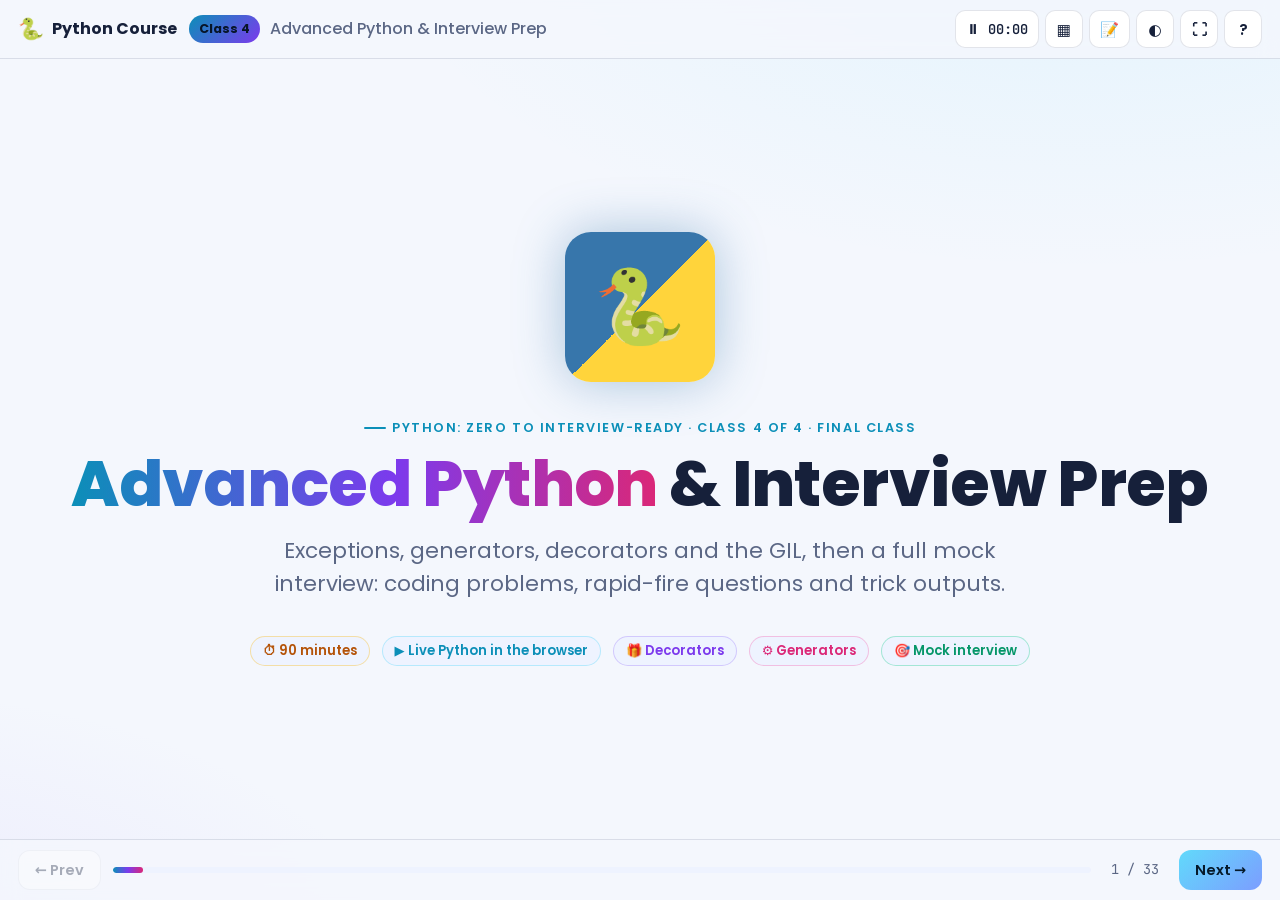
<file: React/py-class-04.html>
<!doctype html>
<html lang="en">

<head>
  <meta charset="utf-8">
  <meta name="viewport" content="width=device-width, initial-scale=1">
  <title>Python Class 4 · Advanced Python &amp; Interview Prep</title>
  <link rel="stylesheet" href="assets/style.css">
  <style>
    /* Python logo + shared Python course bits (same block in every py-class file) */
    .py-logo {
      width: clamp(100px, 13vw, 150px);
      aspect-ratio: 1;
      margin: 0 auto 12px;
      border-radius: 26px;
      display: grid;
      place-items: center;
      font-size: clamp(3rem, 7vw, 4.6rem);
      background: linear-gradient(135deg, #3776ab 0 50%, #ffd43b 50% 100%);
      box-shadow: 0 0 50px rgba(55, 118, 171, .4);
      animation: bob 4s ease-in-out infinite;
    }

    .slide>.py-logo {
      width: clamp(100px, 13vw, 150px);
    }

    @keyframes bob {
      50% {
        transform: translateY(-8px) rotate(-3deg);
      }
    }

    @media (prefers-reduced-motion: reduce) {
      .py-logo {
        animation: none;
      }
    }

    .pyb {
      color: #4b8bbe;
    }

    .pyy {
      color: #eab308;
    }

    /* Interview question cards */
    .iq {
      background: var(--surface);
      border: 1px solid var(--border);
      border-left: 4px solid #eab308;
      border-radius: 14px;
      padding: 12px 16px;
    }

    .iq .q {
      font-weight: 700;
      margin: 0 0 6px;
    }

    .iq .q::before {
      content: "🎯 ";
    }

    .iq p {
      margin: 0;
    }

    .iq-grid {
      display: grid;
      grid-template-columns: repeat(2, 1fr);
      gap: 12px;
    }

    @media (max-width: 860px) {
      .iq-grid {
        grid-template-columns: 1fr;
      }
    }

    .iq-grid.tight .iq {
      padding: 9px 14px;
      font-size: .93rem;
    }

    .predict {
      display: grid;
      grid-template-columns: repeat(4, 1fr);
      gap: 12px;
    }

    @media (max-width: 960px) {
      .predict {
        grid-template-columns: repeat(2, 1fr);
      }
    }

    .predict .card {
      padding: 12px 14px;
    }

    .predict .card code {
      display: block;
      white-space: pre;
      font-size: .92rem;
      margin-bottom: 8px;
      overflow-x: auto;
    }

    .chips {
      display: flex;
      gap: 8px;
      flex-wrap: wrap;
      justify-content: center;
      margin-top: 12px;
    }

    .chips button {
      font: 600 .9rem var(--mono);
      padding: 6px 12px;
      border-radius: 99px;
      border: 1px solid var(--border);
      background: var(--surface);
      color: var(--text);
      cursor: pointer;
    }

    .chips button:hover,
    .chips button.on {
      border-color: #ffd43b;
    }

    .chips button.on {
      background: rgba(255, 212, 59, .18);
    }

    /* Code-trace panel shared by the demos */
    .tcode {
      font: 500 .95rem/1.4 var(--mono);
      background: var(--code-bg, #0b1220);
      border-radius: 14px;
      padding: 10px 0;
      color: #e2e8f0;
      font-variant-ligatures: none;
      white-space: pre;
      overflow-x: auto;
    }

    .tcode div {
      padding: 4px 16px;
      opacity: .45;
      border-left: 4px solid transparent;
      transition: .25s;
      position: relative;
      min-height: 1.4em;
    }

    .tcode div.done {
      opacity: .85;
      border-left-color: rgba(52, 211, 153, .6);
    }

    .tcode div.cur {
      opacity: 1;
      background: rgba(255, 212, 59, .16);
      border-left-color: #ffd43b;
    }

    .tcode div.boom {
      opacity: 1;
      background: rgba(248, 113, 113, .22);
      border-left-color: #f87171;
    }

    .tcode div.skip {
      opacity: .55;
      text-decoration: line-through;
      text-decoration-color: #f87171;
    }

    .tcode div[data-tag]::after {
      content: attr(data-tag);
      position: absolute;
      right: 12px;
      top: 50%;
      transform: translateY(-50%);
      font: 700 .72rem var(--font);
      padding: 2px 8px;
      border-radius: 99px;
      background: #ffd43b;
      color: #111;
      text-decoration: none;
    }

    .tcode div.boom[data-tag]::after {
      background: #f87171;
    }

    .tcode div.skip[data-tag]::after {
      background: #64748b;
      color: #fff;
    }

    .term {
      font: 500 .95rem/1.5 var(--mono);
      background: #0f172a;
      color: #e2e8f0;
      border-radius: 12px;
      padding: 10px 14px;
      min-height: 92px;
    }

    .term div {
      animation: fadeUp .3s ease;
    }

    .term .err {
      color: #fca5a5;
    }

    .term .muted-line {
      color: #64748b;
      font-style: italic;
    }

    .demo-msg {
      min-height: 3.4em;
    }

    /* Demo 1: exception tracer */
    .trace {
      display: grid;
      grid-template-columns: 1.1fr 1fr;
      gap: 18px;
    }

    .trace .call {
      font: 700 1.05rem var(--mono);
      color: var(--accent);
      margin: 0 0 8px;
    }

    /* Demo 2: generator vending machine */
    .vend {
      display: grid;
      grid-template-columns: 1.05fr 1fr;
      gap: 18px;
    }

    .tray {
      display: flex;
      gap: 8px;
      flex-wrap: wrap;
      min-height: 46px;
      align-items: center;
      padding: 8px 10px;
      border-radius: 12px;
      border: 2px dashed var(--border);
      margin: 6px 0 10px;
    }

    .tok {
      font: 800 1rem var(--mono);
      padding: 6px 12px;
      border-radius: 10px;
      background: #ffd43b;
      color: #111;
      animation: drop .45s ease;
    }

    .tok.stop {
      background: #f87171;
      color: #fff;
    }

    @keyframes drop {
      from {
        transform: translateY(-24px);
        opacity: 0;
      }
    }

    .mem-row {
      display: grid;
      grid-template-columns: 1fr auto;
      gap: 4px 10px;
      align-items: center;
      margin-top: 8px;
      font-size: .9rem;
    }

    .mem-row code {
      font-size: .82rem;
    }

    .meter {
      grid-column: 1 / -1;
      height: 20px;
      border-radius: 99px;
      background: var(--surface2);
      border: 1px solid var(--border);
      overflow: hidden;
    }

    .meter i {
      display: block;
      height: 100%;
      width: 0;
      border-radius: 99px;
      transition: width 1.2s ease;
    }

    /* Demo 3: decorator gift wrap */
    .gw-layer {
      border: 2px dashed var(--border);
      border-radius: 16px;
      padding: 10px 14px 14px;
      transition: .3s;
      background: var(--surface);
    }

    .gw-layer+.gw-layer,
    .gw-layer .gw-layer {
      margin-top: 8px;
    }

    .gw-name {
      font: 700 .95rem var(--mono);
      display: flex;
      justify-content: space-between;
      gap: 8px;
    }

    .gw-name small {
      font: 500 .78rem var(--font);
      color: var(--muted);
    }

    .gw-layer.timer {
      --c: #fbbf24;
    }

    .gw-layer.login {
      --c: #a78bfa;
    }

    .gw-layer.core {
      --c: #34d399;
      text-align: center;
    }

    .gw-layer .gw-name {
      color: var(--c);
    }

    .gw-layer.on {
      border-style: solid;
      border-color: var(--c);
      box-shadow: 0 0 0 3px color-mix(in srgb, var(--c) 30%, transparent), 0 0 30px color-mix(in srgb, var(--c) 35%, transparent);
    }

    .gw-layer.blocked {
      opacity: .35;
      filter: grayscale(1);
    }

    .gw-caller {
      text-align: center;
      font: 700 .95rem var(--mono);
      padding: 6px;
      border-radius: 12px;
      border: 2px dashed var(--border);
      margin-bottom: 8px;
      transition: .3s;
    }

    .gw-caller.on {
      border-style: solid;
      border-color: var(--accent);
      box-shadow: var(--glow);
    }

    .switch {
      display: inline-flex;
      align-items: center;
      gap: 8px;
      font-weight: 600;
      cursor: pointer;
      user-select: none;
    }

    .switch input {
      width: 20px;
      height: 20px;
      accent-color: #34d399;
    }

    /* Misc */
    .tiny {
      font-size: .85rem;
    }

    .complexity {
      display: flex;
      gap: 8px;
      flex-wrap: wrap;
      align-items: center;
    }

    .big-done {
      font-size: clamp(3rem, 8vw, 5.5rem);
      line-height: 1;
    }
  </style>
</head>

<body class="deck" data-class="4" data-course="Python Course" data-icon="🐍"
  data-title="Advanced Python &amp; Interview Prep" data-duration="90">
  <main class="slides">

    <!-- 1 -->
    <section class="slide title" data-title="Welcome">
      <div class="py-logo">🐍</div>
      <div>
        <span class="kicker">Python: Zero to Interview-Ready · Class 4 of 4 · Final class</span>
        <h1><span class="grad">Advanced Python</span> &amp; Interview Prep</h1>
        <p class="lead">Exceptions, generators, decorators and the GIL, then a full mock interview: coding
          problems, rapid-fire questions and trick outputs.</p>
      </div>
      <div class="row">
        <span class="pill yellow">⏱ 90 minutes</span>
        <span class="pill blue">▶ Live Python in the browser</span>
        <span class="pill violet">🎁 Decorators</span>
        <span class="pill pink">⚙️ Generators</span>
        <span class="pill green">🎯 Mock interview</span>
      </div>
      <aside class="notes">
        <ul>
          <li>Press <b>T</b> to start the timer. Open with: "This is the last class. After today you should be able to
            walk into a Python interview and handle both the theory and the coding round."</li>
          <li>Part A (~55 min) is advanced Python. Part B (~35 min) is pure interview practice.</li>
          <li>Playgrounds run real Python (first run ~5 sec, needs internet).</li>
        </ul>
      </aside>
    </section>

    <!-- 2 -->
    <section class="slide" data-title="Today's plan">
      <header>
        <span class="kicker">Agenda · 90 min</span>
        <h2>Today's plan 🗺️</h2>
      </header>
      <ol class="timeline">
        <li class="step"><span class="time">00–12</span>
          <div><b>🛟 Exceptions</b><small>try / except / else / finally, raise, custom errors, EAFP</small></div>
        </li>
        <li class="step"><span class="time">12–20</span>
          <div><b>📂 Files &amp; context managers</b><small><code>with open()</code>, writing your own
              <code>with</code></small></div>
        </li>
        <li class="step"><span class="time">20–32</span>
          <div><b>⚙️ Iterators &amp; generators</b><small><code>iter</code>, <code>next</code>, <code>yield</code>,
              reading a huge log file</small></div>
        </li>
        <li class="step"><span class="time">32–45</span>
          <div><b>🎁 Decorators</b><small>Built step by step: timer, login_required, retry</small></div>
        </li>
        <li class="step"><span class="time">45–55</span>
          <div><b>🧠 Modules, GIL, concurrency, memory</b><small>The "internals" questions seniors get asked</small>
          </div>
        </li>
        <li class="step"><span class="time">55–90</span>
          <div><b>🎯 Interview prep</b><small>9 coding problems, rapid-fire, predict the output, quiz, roadmap</small>
          </div>
        </li>
      </ol>
      <aside class="notes">Reveal each row with →. Tell them Part B is a mock interview: you will call on people by
        name, so stay alert.</aside>
    </section>

    <!-- 3 -->
    <section class="slide section-slide" data-title="Part A: Exceptions">
      <span class="big-emoji">🛟</span>
      <span class="kicker" style="justify-content:center">Part A · Advanced Python · 00–12 min</span>
      <h1>When things go <span class="grad">wrong</span></h1>
      <p class="lead">UPI says "payment failed", IRCTC says "server busy". Good programs don't crash: they
        <b>handle</b> errors.</p>
      <aside class="notes">Ask: "What happens if an app crashes every time the network drops?" Nobody would use it.
        Exception handling is what makes software feel reliable.</aside>
    </section>

    <!-- 4 -->
    <section class="slide" data-title="Demo: try/except flow" id="excDemo">
      <header>
        <span class="kicker">Interactive · watch the flow</span>
        <h2><code>try → except → else → finally</code> 🔦</h2>
        <p class="lead">A Swiggy bill-splitter. Pick a call and watch which blocks run, in order.</p>
      </header>
      <div class="trace">
        <div>
          <div class="tcode" id="xCode"></div>
          <div class="chips" style="justify-content:flex-start">
            <button data-x="ok">✅ split_bill("600", 3)</button>
            <button data-x="value">🔤 split_bill("six hundred", 3)</button>
            <button data-x="zero">0️⃣ split_bill("600", 0)</button>
            <button data-x="crash">💥 split_bill("600", None)</button>
          </div>
        </div>
        <div class="demo">
          <span class="demo-label">What Python does</span>
          <p class="call" id="xCall">Pick a call on the left ←</p>
          <div class="callout info demo-msg" id="xMsg">
            <p>Yellow = running now, red = exception raised, struck-out = skipped.</p>
          </div>
          <div class="term" id="xOut" style="margin-top:12px"><div class="muted-line">output appears here</div></div>
          <div class="grid cols-2 tiny" style="margin-top:12px;gap:8px">
            <div class="card" style="padding:8px 12px"><b>else</b>: runs only if <b>no</b> exception</div>
            <div class="card" style="padding:8px 12px"><b>finally</b>: runs <b>always</b> (cleanup)</div>
          </div>
        </div>
      </div>
      <aside class="notes">
        <ul>
          <li>Before each click, ask the class: "Which lines will run?" Then click and compare.</li>
          <li>Key points: the first matching <code>except</code> wins; <code>else</code> only when no error;
            <code>finally</code> runs even when the error is NOT caught (last button).</li>
          <li>Why <code>else</code>? It keeps the try block small, so you only catch errors from the risky lines.</li>
        </ul>
      </aside>
    </section>

    <!-- 5 -->
    <section class="slide" data-title="raise & custom exceptions">
      <header>
        <span class="kicker">Live code · UPI wallet</span>
        <h2><code>raise</code> and your own exception classes 💳</h2>
      </header>
      <div class="playground" data-mode="py" data-height="370" data-file="upi.py">
        <script type="text/x-playground">
        class InsufficientBalanceError(Exception):
            """Raised when a payment is more than the balance."""
            def __init__(self, balance, amount):
                self.shortfall = amount - balance
                super().__init__(f"Need ₹{self.shortfall} more")

        def upi_pay(balance, amount):
            if amount <= 0:
                raise ValueError("Amount must be positive")
            if amount > balance:
                raise InsufficientBalanceError(balance, amount)
            return balance - amount

        for amt in [300, 900, -5]:
            try:
                left = upi_pay(500, amt)
            except InsufficientBalanceError as e:     # most specific first
                print(f"❌ ₹{amt}: {e} (shortfall {e.shortfall})")
            except ValueError as e:
                print(f"⚠️ ₹{amt}: {e}")
            else:
                print(f"✅ Paid ₹{amt}, balance ₹{left}")
      </script>
      </div>
      <div class="grid cols-2">
        <div class="card step"><b>🙋 EAFP</b> <span class="muted">"Easier to Ask Forgiveness than Permission"</span><br>
          <code>try: x = d["key"]</code> <code>except KeyError: ...</code><br><span class="muted tiny">Just try it,
            handle the failure. The <b>Pythonic</b> style.</span></div>
        <div class="card step"><b>👀 LBYL</b> <span class="muted">"Look Before You Leap"</span><br>
          <code>if "key" in d: x = d["key"]</code><br><span class="muted tiny">Check first. Fine, but racy for files
            and networks (things change between check and use).</span></div>
      </div>
      <aside class="notes">
        <ul>
          <li>Custom exceptions should inherit from <code>Exception</code> (not <code>BaseException</code>). Give them
            useful attributes like <code>shortfall</code>.</li>
          <li>Never write a bare <code>except:</code>: it also swallows Ctrl+C and typos. Catch specific exceptions.
          </li>
          <li>Live: change 900 to 450 and watch the output change.</li>
        </ul>
      </aside>
    </section>

    <!-- 6 -->
    <section class="slide" data-title="Files & with">
      <header>
        <span class="kicker">Files · 12–20 min</span>
        <h2>Reading &amp; writing files with <code>with</code> 📂</h2>
        <p class="lead">The browser's Python has a pretend disk, so this really creates a file.</p>
      </header>
      <div class="playground" data-mode="py" data-height="360" data-file="orders.py">
        <script type="text/x-playground">
        with open("orders.log", "w") as f:        # w = write (overwrite)
            f.write("1001,Biryani,250\n")
            f.write("1002,Masala Dosa,90\n")

        with open("orders.log", "a") as f:        # a = append
            f.write("1003,Paneer Roll,140\n")

        print("File closed?", f.closed)   # auto-closed!

        total = 0
        with open("orders.log") as f:              # r = read (default)
            for line in f:                         # line by line
                order_id, item, price = line.strip().split(",")
                total += int(price)
                print(f"#{order_id}  {item:<13} ₹{price}")
        print("Total: ₹", total)
      </script>
      </div>
      <div class="grid cols-3">
        <div class="card step"><b><code>"r"</code> <code>"w"</code> <code>"a"</code></b><br><span class="muted">read
            · write (overwrite) · append. Add <code>"b"</code> for binary (images, PDFs).</span></div>
        <div class="card step"><b>Why <code>with</code>?</b><br><span class="muted">It closes the file
            <b>automatically</b>, even if an error happens inside.</span></div>
        <div class="analogy step" data-label="🏨 Real-life example">
          <p>A hotel key card: pull it out and the AC and lights switch off by themselves. You can't forget.</p>
        </div>
      </div>
      <aside class="notes">Without <code>with</code> you need <code>f = open(...)</code> … <code>f.close()</code>
        inside a <code>try/finally</code>. Interview question: "Why use <code>with</code>?" → automatic cleanup, even on
        exceptions.</aside>
    </section>

    <!-- 7 -->
    <section class="slide" data-title="Custom context managers">
      <header>
        <span class="kicker">Live code · write your own <code>with</code></span>
        <h2>Custom context managers 🔌</h2>
        <p class="lead">Two ways: a class with <code>__enter__/__exit__</code>, or a generator with
          <code>@contextmanager</code>.</p>
      </header>
      <div class="playground" data-mode="py" data-height="420" data-file="ctx.py">
        <script type="text/x-playground">
        from contextlib import contextmanager
        import time

        class Timer:
            def __enter__(self):                  # start of with
                self.start = time.perf_counter()
                return self
            def __exit__(self, exc_type, exc, tb):  # end, always
                ms = (time.perf_counter() - self.start) * 1000
                print(f"⏱️ block took {ms:.1f} ms")
                return False      # don't hide errors

        with Timer():
            total = sum(range(200_000))
        print("sum =", total)

        @contextmanager
        def db_connection(name):
            print(f"🔌 connect {name}")
            try:
                yield f"<conn {name}>"            # value for 'as'
            finally:
                print(f"🔒 close {name}")         # cleanup, even on error

        try:
            with db_connection("irctc_db") as conn:
                print("using", conn)
                1 / 0                             # something breaks!
        except ZeroDivisionError:
            print("error handled, and the connection was still closed ↑")
      </script>
      </div>
      <aside class="notes">
        <ul>
          <li>Code before <code>yield</code> = <code>__enter__</code>; code after (in <code>finally</code>) =
            <code>__exit__</code>.</li>
          <li>Real uses: DB connections, locks (<code>with lock:</code>), temporary directories, timing blocks.</li>
          <li>If <code>__exit__</code> returns <code>True</code>, the exception is swallowed. Rarely what you want.
          </li>
        </ul>
      </aside>
    </section>

    <!-- 8 -->
    <section class="slide" data-title="Iterators">
      <header>
        <span class="kicker">Iterators · 20–32 min</span>
        <h2>Iterable vs iterator 🔁</h2>
      </header>
      <div class="playground" data-mode="py" data-height="380" data-file="iterators.py">
          <script type="text/x-playground">
          tickets = ["PNR-101", "PNR-102", "PNR-103"]  # iterable
          it = iter(tickets)                           # iterator
          print(next(it))
          print(next(it))
          print(next(it))
          try:
              next(it)
          except StopIteration:
              print("StopIteration: no more tickets!")

          class Countdown:                  # our own iterator
              def __init__(self, start):
                  self.n = start
              def __iter__(self):
                  return self
              def __next__(self):
                  if self.n == 0:
                      raise StopIteration
                  self.n -= 1
                  return self.n + 1

          print(list(Countdown(5)), "🚀")
        </script>
        </div>
        <div class="grid cols-4">
          <div class="card step"><b>📚 Iterable</b><br><span class="muted">Anything you can loop over: list, str,
              dict, file. Has <code>__iter__</code>.</span></div>
          <div class="card step"><b>🔖 Iterator</b><br><span class="muted">Remembers <b>where you are</b>. Has
              <code>__next__</code>; raises <code>StopIteration</code> at the end. Used up after one pass.</span>
          </div>
          <div class="analogy step" data-label="📖 Real-life example">
            <p>A book is <b>iterable</b>. A <b>bookmark</b> is the iterator: it knows your page, and moves forward
              one page at a time.</p>
          </div>
          <div class="callout tip step">
            <p>A <code>for</code> loop secretly calls <code>iter()</code> once, then <code>next()</code> until
              <code>StopIteration</code>.</p>
          </div>
        </div>
      <aside class="notes">Writing <code>__iter__</code> + <code>__next__</code> by hand is tedious. Next slide:
        generators do all of it with one keyword, <code>yield</code>.</aside>
    </section>

    <!-- 9 -->
    <section class="slide" data-title="Demo: generator vending machine" id="genDemo">
      <header>
        <span class="kicker">Interactive · <code>yield</code> pauses a function</span>
        <h2>The Tatkal token machine 🎫</h2>
        <p class="lead">A generator gives <b>one value per <code>next()</code></b>, then pauses and remembers where it
          was.</p>
      </header>
      <div class="vend">
        <div>
          <div class="tcode" id="gCode"></div>
          <div class="row" style="margin-top:12px">
            <button class="btn" id="gMake">gen = tatkal_tokens()</button>
            <button class="btn primary" id="gNext">next(gen) ▶</button>
            <button class="btn ghost" id="gReset">↺ Reset</button>
          </div>
        </div>
        <div class="demo">
          <span class="demo-label">Tokens handed out</span>
          <div class="tray" id="gTray"></div>
          <div class="term" id="gOut" style="min-height:70px"><div class="muted-line">printed output</div></div>
          <div class="callout info demo-msg" id="gMsg" style="margin-top:10px">
            <p>Press <b>gen = tatkal_tokens()</b> first.</p>
          </div>
          <div class="mem-row">
            <code>[n for n in range(1_000_000)]</code><b id="mList">list</b>
            <div class="meter"><i id="mListBar" style="background:linear-gradient(90deg,#f87171,#fb923c)"></i></div>
            <code>(n for n in range(1_000_000))</code><b id="mGen">generator</b>
            <div class="meter"><i id="mGenBar" style="background:#34d399"></i></div>
          </div>
          <p class="muted tiny" style="margin:6px 0 0">sys.getsizeof on 64-bit CPython 3.12</p>
        </div>
      </div>
      <aside class="notes">
        <ul>
          <li>Click <b>gen = …</b>: point out <b>nothing is printed</b>. Creating a generator runs no code.</li>
          <li>Click <b>next</b> four times. The 4th gives <code>StopIteration</code>; a 5th shows the generator is
            exhausted (one pass only).</li>
          <li>Memory bars: the list stores a million numbers; the generator stores only its paused state.</li>
        </ul>
      </aside>
    </section>

    <!-- 10 -->
    <section class="slide" data-title="Generators in real life">
      <header>
        <span class="kicker">Live code · memory + a huge log file</span>
        <h2>Generators: compute <span class="grad">only when asked</span> 🪶</h2>
      </header>
      <div class="playground" data-mode="py" data-height="420" data-file="logs.py">
        <script type="text/x-playground">
        import sys

        squares_list = [n * n for n in range(1_000_000)]  # builds ALL now
        squares_gen = (n * n for n in range(1_000_000))   # builds on demand
        print("list :", sys.getsizeof(squares_list), "bytes")
        print("gen  :", sys.getsizeof(squares_gen), "bytes")

        # Real life: a 100,000-line server log, read lazily
        with open("server.log", "w") as f:
            for i in range(1, 100_001):
                level = "ERROR" if i % 25_000 == 0 else "INFO"
                f.write(f"{level} payment request {i}\n")

        def errors(path):
            with open(path) as f:
                for line in f:                 # one line in memory at a time
                    if line.startswith("ERROR"):
                        yield line.strip()

        for e in errors("server.log"):
            print(e)
      </script>
      </div>
      <div class="grid cols-2">
        <div class="callout tip step">
          <p><b>Generator expression</b> = list comprehension with <code>( )</code>. Perfect inside
            <code>sum()</code>, <code>max()</code>, <code>any()</code>: <code>sum(x*x for x in nums)</code>.</p>
        </div>
        <div class="callout info step">
          <p>The browser runs 32-bit Python, so sizes are about half of your laptop's (~8 MB list vs ~200 bytes).</p>
        </div>
      </div>
      <aside class="notes">Real use: processing a 10 GB log, CSV or database export without loading it all into
        RAM. Interview line: "Generators are lazy: they trade one-time-use for O(1) memory."</aside>
    </section>

    <!-- 11 -->
    <section class="slide" data-title="Decorators: the building blocks">
      <header>
        <span class="kicker">Decorators · 32–45 min · step by step</span>
        <h2>Three ideas you need first 🧱</h2>
      </header>
      <div class="playground" data-mode="py" data-height="350" data-file="steps.py">
          <script type="text/x-playground">
          # Step 1: functions are objects
          def greet(name):
              return f"Vanakkam, {name}!"
          say = greet                   # no () -> the function itself
          print(say("Priya"))

          # Step 2: a function inside a function
          def outer():
              def inner():
                  return "I live inside outer"
              return inner()
          print(outer())

          # Step 3: return a function (don't call it)
          def make_discount(pct):
              def apply(price):
                  return price - price * pct / 100
              return apply              # hand back the function
          big_billion_sale = make_discount(40)
          print(big_billion_sale(1000))
        </script>
        </div>
        <div class="grid cols-4">
          <div class="card step"><b>1️⃣ Functions are objects</b><br><span class="muted">Store them in variables, put
              them in lists, pass them as arguments.</span></div>
          <div class="card step"><b>2️⃣ Functions inside functions</b><br><span class="muted">A helper that only the
              outer function can see.</span></div>
          <div class="card step"><b>3️⃣ Functions can return functions</b><br><span class="muted">
              <code>make_discount(40)</code> builds a new function that <b>remembers</b> <code>pct</code> (a
              closure, Class 3).</span></div>
          <div class="callout tip step">
            <p><b>4️⃣ A decorator</b> = a function that <b>takes</b> a function and <b>returns</b> a new one that adds
              extra behaviour. Next slide! 🎁</p>
          </div>
        </div>
      <aside class="notes">Go slowly: if these three ideas land, decorators become obvious. Ask what
        <code>print(say)</code> (without parentheses) would show: <code>&lt;function greet at 0x…&gt;</code>.</aside>
    </section>

    <!-- 12 -->
    <section class="slide" data-title="Demo: decorator gift wrap" id="wrapDemo">
      <header>
        <span class="kicker">Interactive · <code>@decorator</code> syntax</span>
        <h2>Decorators are <span class="grad">gift wrapping</span> 🎁</h2>
      </header>
      <div class="split">
        <script type="text/x-code" data-lang="python" data-file="shop.py" data-hl="9-11,14-15">
        def login_required(func):
            @functools.wraps(func)
            def wrapper(*args, **kwargs):
                if not user.logged_in:
                    return "Please log in first"
                return func(*args, **kwargs)
            return wrapper

        @timer             # outer (applied 2nd)
        @login_required    # inner (applied 1st)
        def place_order(item):
            return f"Order placed: {item}"

        # same as:
        # place_order = timer(login_required(place_order))
      </script>
        <div class="demo">
          <span class="demo-label">Follow the call through the wrappers</span>
          <div class="gw-caller" id="wCaller">📱 place_order("Biryani")</div>
          <div class="gw-layer timer" id="wTimer">
            <div class="gw-name">@timer <small>starts &amp; stops a clock</small></div>
            <div class="gw-layer login" id="wLogin">
              <div class="gw-name">@login_required <small>checks the user</small></div>
              <div class="gw-layer core" id="wCore">
                <div class="gw-name" style="justify-content:center">🍔 place_order()</div>
              </div>
            </div>
          </div>
          <div class="row" style="margin-top:12px">
            <button class="btn" id="wCall">Call it ▶</button>
            <label class="switch"><input type="checkbox" id="wLogged" checked> User logged in</label>
          </div>
          <div class="term" id="wLog" style="margin-top:10px;min-height:120px"><div class="muted-line">call log</div>
          </div>
        </div>
      </div>
      <aside class="notes">
        <ul>
          <li>Run once logged in: the call goes <b>in</b> through timer → login → function, and the result comes
            back <b>out</b> the same way.</li>
          <li>Untick "logged in" and run again: <code>place_order</code> never runs, but the timer still does.</li>
          <li>Order rule: decorators apply bottom-up (closest to <code>def</code> first) but run top-down when
            called.</li>
        </ul>
      </aside>
    </section>

    <!-- 13 -->
    <section class="slide" data-title="Decorators in real life">
      <header>
        <span class="kicker">Live code · decorator with arguments</span>
        <h2>A <code>@retry(times=3)</code> for IRCTC Tatkal 🚆</h2>
      </header>
      <div class="playground" data-mode="py" data-height="400" data-file="retry.py">
        <script type="text/x-playground">
        import functools

        def retry(times):                       # 1. takes the ARGUMENT
            def decorator(func):                # 2. takes the FUNCTION
                @functools.wraps(func)          # keep name & docstring
                def wrapper(*args, **kwargs):   # 3. runs on every CALL
                    for attempt in range(1, times + 1):
                        try:
                            return func(*args, **kwargs)
                        except ConnectionError as e:
                            print(f"[retry] attempt {attempt} failed: {e}")
                    raise ConnectionError(f"gave up after {times} tries")
                return wrapper
            return decorator

        calls = 0

        @retry(times=3)
        def book_tatkal(train):
            """Books a Tatkal ticket."""
            global calls
            calls += 1
            if calls < 3:                       # server busy twice
                raise ConnectionError("IRCTC server busy")
            return f"🎫 Booked {train}"

        print(book_tatkal("Chennai Express"))
        print(book_tatkal.__name__, "|", book_tatkal.__doc__)
      </script>
      </div>
      <div class="grid cols-3">
        <div class="card step"><b>3 levels</b><br><span class="muted tiny">A decorator <i>with arguments</i> is a
            function that <b>returns a decorator</b>.</span></div>
        <div class="card step"><b><code>@functools.wraps</code></b><br><span class="muted tiny">Without it,
            <code>__name__</code> would be <code>"wrapper"</code>. Always use it.</span></div>
        <div class="card step"><b>Built-in decorators</b><br><span class="muted tiny"><code>@property</code>,
            <code>@staticmethod</code>, <code>@classmethod</code>, <code>@functools.lru_cache</code>.</span></div>
      </div>
      <aside class="notes">Change <code>calls &lt; 3</code> to <code>calls &lt; 5</code> to show "gave up after 3
        tries". Remove the <code>@functools.wraps</code> line to show <code>__name__</code> becoming
        <code>wrapper</code> and the docstring becoming <code>None</code>.</aside>
    </section>

    <!-- 14 -->
    <section class="slide" data-title="Modules, packages, pip">
      <header>
        <span class="kicker">Organising code · 45–48 min</span>
        <h2>Modules, packages &amp; <code>__main__</code> 📦</h2>
      </header>
      <div class="split">
        <div class="stack">
          <script type="text/x-code" data-lang="text" data-file="project layout">
          swiggy_app/
          ├── main.py
          ├── requirements.txt
          └── payments/          ← package (a folder)
              ├── __init__.py
              ├── upi.py         ← module (a .py file)
              └── wallet.py
        </script>
          <script type="text/x-code" data-lang="python" data-file="main.py">
          import math                      # standard library
          from payments.upi import pay     # your own package
          import pandas as pd              # 3rd-party (pip)
        </script>
        </div>
        <div class="stack">
          <script type="text/x-code" data-lang="python" data-file="payments/upi.py" data-hl="4-5">
          def pay(amount):
              return f"Paid ₹{amount}"

          if __name__ == "__main__":   # only when run directly
              print(pay(100))          # quick self-test
        </script>
          <script type="text/x-code" data-lang="bash">
          $ python -m venv venv
          $ venv\Scripts\activate
          $ pip install requests pandas
          $ pip freeze > requirements.txt
        </script>
          <div class="callout tip step">
            <p><code>__name__</code> is <code>"__main__"</code> when you run the file, and <code>"payments.upi"</code>
              when it is imported. A <b>venv</b> gives each project its own private set of packages.</p>
          </div>
        </div>
      </div>
      <aside class="notes">Mac/Linux activate: <code>source venv/bin/activate</code>. Interview: "What is
        <code>__init__.py</code>?" It marks a folder as a regular package and runs on import (optional since Python
        3.3, namespace packages).</aside>
    </section>

    <!-- 15 -->
    <section class="slide" data-title="GIL & concurrency">
      <header>
        <span class="kicker">Concurrency · 48–52 min · interview favourite</span>
        <h2>The GIL and the Swiggy kitchen 🍳</h2>
        <p class="lead"><b>GIL</b> (Global Interpreter Lock): in CPython, only <b>one thread runs Python code at a
            time</b>, like a kitchen with <b>one gas stove</b>.</p>
      </header>
      <div class="grid cols-3">
        <div class="card step"><span class="icon">🧵</span>
          <h3>threading</h3>
          <p class="muted">Many cooks, <b>one stove</b>. While one waits for the delivery partner, another cooks.</p>
          <span class="pill blue">I/O-bound</span>
        </div>
        <div class="card step"><span class="icon">🏭</span>
          <h3>multiprocessing</h3>
          <p class="muted">Open <b>4 separate kitchens</b>, each with its own stove (own GIL). True parallel, but
            costs more.</p>
          <span class="pill pink">CPU-bound</span>
        </div>
        <div class="card step"><span class="icon">⚡</span>
          <h3>asyncio</h3>
          <p class="muted"><b>One</b> super-waiter: takes table 1's order, and while it cooks, serves table 2. Never
            stands idle.</p>
          <span class="pill blue">Lots of I/O</span>
        </div>
      </div>
      <div class="grid cols-2">
        <div class="callout info step">
          <p><b>I/O-bound</b> = mostly <b>waiting</b>: API calls, downloads, DB queries, reading files.</p>
        </div>
        <div class="callout warn step">
          <p><b>CPU-bound</b> = mostly <b>calculating</b>: image resizing, encryption, big maths loops.</p>
        </div>
      </div>
      <aside class="notes">
        <ul>
          <li>Why does the GIL exist? It makes reference counting (memory management) simple and safe.</li>
          <li>Threads release the GIL while waiting on I/O, so threading still speeds up downloads.</li>
          <li>Bonus: Python 3.13 added an experimental "free-threaded" build without the GIL (PEP 703).</li>
        </ul>
      </aside>
    </section>

    <!-- 16 -->
    <section class="slide" data-title="Threads vs processes vs asyncio">
      <header>
        <span class="kicker">Code you'd write on your laptop (not in the browser)</span>
        <h2>Which tool for which job? 🧰</h2>
      </header>
      <div class="split">
        <div class="tabs">
          <div class="tab" data-label="🧵 threading">
            <script type="text/x-code" data-lang="python" data-file="download.py">
            import threading, requests          # I/O-bound

            def fetch(url):
                data = requests.get(url).text   # waits → GIL free
                print(url, len(data))

            urls = ["https://a.in/menu", "https://b.in/menu"]
            threads = [threading.Thread(target=fetch, args=(u,))
                       for u in urls]
            for t in threads: t.start()
            for t in threads: t.join()          # wait for all
          </script>
          </div>
          <div class="tab" data-label="🏭 multiprocessing">
            <script type="text/x-code" data-lang="python" data-file="report.py">
            from multiprocessing import Pool    # CPU-bound

            def heavy_report(n):
                return sum(i * i for i in range(n))   # pure maths

            if __name__ == "__main__":          # required on Windows!
                with Pool(4) as pool:           # 4 processes, 4 GILs
                    print(pool.map(heavy_report, [10**7] * 4))
          </script>
          </div>
          <div class="tab" data-label="⚡ asyncio">
            <script type="text/x-code" data-lang="python" data-file="track.py">
            import asyncio

            async def track(order, secs):
                print(f"#{order} out for delivery")
                await asyncio.sleep(secs)       # wait, serve others
                print(f"#{order} delivered ✅")

            async def main():
                await asyncio.gather(track(1, 2), track(2, 1), track(3, 3))

            asyncio.run(main())   # ≈ 3 s total, not 6 s
            # prints: out 1, out 2, out 3, then delivered 2, 1, 3
          </script>
          </div>
        </div>
        <table class="table">
          <tr>
            <th></th>
            <th>Parallel CPU?</th>
            <th>Best for</th>
          </tr>
          <tr>
            <td><b>threading</b></td>
            <td>❌ (GIL)</td>
            <td>Few I/O tasks, simple code</td>
          </tr>
          <tr>
            <td><b>multiprocessing</b></td>
            <td>✅ yes</td>
            <td>CPU-heavy work on all cores</td>
          </tr>
          <tr>
            <td><b>asyncio</b></td>
            <td>❌ one thread</td>
            <td>Thousands of network calls (FastAPI, bots)</td>
          </tr>
          <tr>
            <td colspan="3" class="muted tiny">Easy mode: <code>concurrent.futures</code>
              (<code>ThreadPoolExecutor</code> / <code>ProcessPoolExecutor</code>).</td>
          </tr>
        </table>
      </div>
      <aside class="notes">These are static: the browser's Python can't start real threads or processes. Interview
        one-liner: "Threads for I/O, processes for CPU, asyncio for massive I/O with one thread."</aside>
    </section>

    <!-- 17 -->
    <section class="slide" data-title="Memory management">
      <header>
        <span class="kicker">Internals · 52–55 min</span>
        <h2>How Python frees memory 🧹</h2>
      </header>
      <div class="playground" data-mode="py" data-height="330" data-file="memory.py">
          <script type="text/x-playground">
          import sys, gc

          cart = []                       # 1 name points to the list
          backup = cart                   # 2 names now
          print(sys.getrefcount(cart))    # +1 for the argument itself
          del backup
          print(sys.getrefcount(cart))

          class Node: pass
          x, y = Node(), Node()
          x.friend, y.friend = y, x       # a cycle: x <-> y
          del x, y                        # unreachable, count not 0
          print("cycle objects freed:", gc.collect() > 0)

          a, b = int("256"), int("256")
          print(a is b)                   # small int cache
          a, b = int("257"), int("257")
          print(a is b)
        </script>
        </div>
        <div class="grid cols-4">
          <div class="card step"><b>1️⃣ Reference counting</b><br><span class="muted">Every object counts the names
              pointing at it. Count hits 0 → freed <b>immediately</b>.</span></div>
          <div class="card step"><b>2️⃣ Garbage collector</b><br><span class="muted">Finds <b>cycles</b> (A → B → A)
              that refcounting can't free. Module <code>gc</code>.</span></div>
          <div class="card step"><b>3️⃣ Interning</b><br><span class="muted">Small ints <b>-5 to 256</b> and many
              short strings are cached and shared. Never rely on <code>is</code> for numbers!</span></div>
          <div class="analogy step" data-label="🏏 Real-life example">
            <p>Refcount is a stadium seat: the cleaner removes it when the last fan leaves. Two friends holding each
              other's seat forever? The GC usher clears them.</p>
          </div>
        </div>
      <aside class="notes">Exact <code>getrefcount</code> numbers vary between Python versions; the point is it goes
        down by one after <code>del</code>. All of this lives on Python's private heap, managed by the interpreter.
      </aside>
    </section>

    <!-- 18 -->
    <section class="slide section-slide" data-title="Part B: Interview prep">
      <span class="big-emoji">🎯</span>
      <span class="kicker" style="justify-content:center">Part B · 55–90 min</span>
      <h1>The <span class="grad">mock interview</span></h1>
      <p class="lead">9 coding problems, 16 rapid-fire questions, 8 trick outputs. Let's get you hired.</p>
      <aside class="notes">Energy up! Tell them you'll pick people at random. Wrong answers are welcome: better here
        than in the real interview.</aside>
    </section>

    <!-- 19 -->
    <section class="slide" data-title="How to answer">
      <header>
        <span class="kicker">Interview technique</span>
        <h2>How to answer like a pro 🗣️</h2>
      </header>
      <div class="flow">
        <div class="node step"><span class="icon">📖</span><b>Definition</b><small>One clear sentence</small></div>
        <div class="arrow step">→</div>
        <div class="node step"><span class="icon">💡</span><b>Example</b><small>Code or a real-life case</small></div>
        <div class="arrow step">→</div>
        <div class="node step"><span class="icon">⚖️</span><b>Trade-off</b><small>When (not) to use it</small></div>
      </div>
      <div class="split">
        <div class="analogy step" data-label="🎤 Sample answer: What is a generator?">
          <p><b>Definition:</b> "A function that uses <code>yield</code> to produce values one at a time, pausing
            between them."<br><b>Example:</b> "I'd use one to read a huge log file line by line."<br><b>Trade-off:</b>
            "Uses almost no memory, but you can only loop over it once and can't index it."</p>
        </div>
        <div class="card step">
          <h3>💻 In the coding round</h3>
          <ol class="tiny" style="margin:0;padding-left:20px">
            <li><b>Clarify</b> the input: empty? duplicates? negatives?</li>
            <li>Say the <b>brute force</b> out loud first.</li>
            <li><b>Optimise</b> (usually a dict or set).</li>
            <li>Write clean code with good names.</li>
            <li><b>Test</b> an edge case and state the <b>Big-O</b>.</li>
          </ol>
        </div>
      </div>
      <aside class="notes">Interviewers grade communication as much as correctness. Silence for 5 minutes is worse
        than a slow, talked-through brute force.</aside>
    </section>

    <!-- 20 -->
    <section class="slide" data-title="Problems 1–2: FizzBuzz, palindrome">
      <header>
        <span class="kicker">Coding round · problems 1 &amp; 2</span>
        <h2>FizzBuzz &amp; palindrome check 🔢</h2>
      </header>
      <div class="playground" data-mode="py" data-height="400" data-file="p1.py">
        <script type="text/x-playground">
        # 1. FizzBuzz: 3 -> Fizz, 5 -> Buzz, both -> FizzBuzz
        for n in range(1, 16):
            out = ""
            if n % 3 == 0:
                out += "Fizz"
            if n % 5 == 0:
                out += "Buzz"
            print(out or n, end=" ")
        print()

        # 2. Palindrome (ignore case, spaces, punctuation)
        def is_palindrome(text):
            clean = [c.lower() for c in text if c.isalnum()]
            return clean == clean[::-1]

        for t in ["Malayalam", "Was it a car or a cat I saw?", "Python"]:
            print(f"{t!r:32} -> {is_palindrome(t)}")
      </script>
      </div>
      <div class="grid cols-2">
        <div class="card step"><b>FizzBuzz</b> <span class="pill green">O(n)</span><br><span class="muted tiny">The
            string-building trick avoids a separate <code>% 15</code> check. <code>out or n</code> uses
            short-circuiting.</span></div>
        <div class="card step"><b>Palindrome</b> <span class="pill green">O(n) time</span> <span
            class="pill yellow">O(n) space</span><br><span class="muted tiny">Follow-up: "Do it in O(1) space?" → two
            pointers from both ends.</span></div>
      </div>
      <aside class="notes">Ask a student to solve FizzBuzz verbally before revealing. Then ask: "How would you test
        this?" (1, 3, 5, 15).</aside>
    </section>

    <!-- 21 -->
    <section class="slide" data-title="Problems 3–4: anagram, frequency">
      <header>
        <span class="kicker">Coding round · problems 3 &amp; 4</span>
        <h2>Anagram check &amp; character frequency 🔤</h2>
      </header>
      <div class="playground" data-mode="py" data-height="400" data-file="p2.py">
        <script type="text/x-playground">
        from collections import Counter

        # 3. Anagram: same letters, same counts
        def is_anagram(a, b):
            a = a.replace(" ", "").lower()
            b = b.replace(" ", "").lower()
            return Counter(a) == Counter(b)     # O(n)
            # return sorted(a) == sorted(b)     # O(n log n)

        print(is_anagram("Listen", "Silent"))
        print(is_anagram("Dormitory", "Dirty room"))
        print(is_anagram("Swiggy", "Zomato"))

        # 4. Character frequency, by hand (they may ban Counter)
        freq = {}
        for ch in "biryani":
            freq[ch] = freq.get(ch, 0) + 1
        print(freq)
        print(Counter("mississippi").most_common(2))
      </script>
      </div>
      <div class="grid cols-2">
        <div class="card step"><b>Anagram</b> <span class="pill green">Counter: O(n)</span> <span
            class="pill yellow">sorted: O(n log n)</span><br><span class="muted tiny">Both are fine; mention the
            difference.</span></div>
        <div class="card step"><b>Frequency</b> <span class="pill green">O(n)</span><br><span class="muted tiny">Know
            the manual <code>dict.get(ch, 0) + 1</code> pattern. It's the base of many problems.</span></div>
      </div>
      <aside class="notes">Common follow-up: "Find the first non-repeating character." Answer: build the frequency
        dict, then loop over the string again and return the first char with count 1.</aside>
    </section>

    <!-- 22 -->
    <section class="slide" data-title="Problem 5: two-sum (brute vs optimal)">
      <header>
        <span class="kicker">Coding round · problem 5 · brute force vs optimal</span>
        <h2>Two-sum: spend a ₹1000 Flipkart gift card exactly 🛒</h2>
      </header>
      <div class="playground" data-mode="py" data-height="400" data-file="two_sum.py">
        <script type="text/x-playground">
        prices = [499, 120, 799, 650, 330, 201, 870, 150]
        target = 1000

        def two_sum_brute(nums, target):        # check every pair
            steps = 0
            for i in range(len(nums)):
                for j in range(i + 1, len(nums)):
                    steps += 1
                    if nums[i] + nums[j] == target:
                        return (i, j), steps
            return None, steps

        def two_sum_fast(nums, target):         # remember what we've seen
            seen = {}                            # price -> index
            for i, p in enumerate(nums):
                if target - p in seen:
                    return (seen[target - p], i), i + 1
                seen[p] = i
            return None, len(nums)

        print("brute (pair, steps):", two_sum_brute(prices, target))
        print("fast  (pair, steps):", two_sum_fast(prices, target))
        n = 10_000
        print(f"worst case for {n:,} items: {n*(n-1)//2:,} vs {n:,} steps")
      </script>
      </div>
      <div class="grid cols-2">
        <div class="card bad step"><b>🐢 Brute force</b> <span class="pill pink">O(n²) time</span> <span
            class="pill green">O(1) space</span><br><span class="muted tiny">Two nested loops.</span></div>
        <div class="card good step"><b>🚀 Optimal</b> <span class="pill green">O(n) time</span> <span
            class="pill yellow">O(n) space</span><br><span class="muted tiny">Dict lookup is O(1): trade memory for
            speed.</span></div>
      </div>
      <aside class="notes">This is the #1 most asked coding question. Walk through the dict version by hand:
        at 201, we look for 799, and it's already in <code>seen</code>. Stress the phrase "trade space for time".
      </aside>
    </section>

    <!-- 23 -->
    <section class="slide" data-title="Problems 6–7: duplicates, second largest">
      <header>
        <span class="kicker">Coding round · problems 6 &amp; 7</span>
        <h2>Duplicate UPI IDs &amp; the second largest number 🔁</h2>
      </header>
      <div class="playground" data-mode="py" data-height="420" data-file="p3.py">
        <script type="text/x-playground">
        from collections import Counter

        # 6. Find duplicates (a UPI txn ID seen twice = double charge!)
        txns = ["T1", "T7", "T3", "T7", "T9", "T1", "T7"]
        seen, dups = set(), set()
        for t in txns:
            if t in seen:
                dups.add(t)
            seen.add(t)
        print(sorted(dups))
        print([t for t, c in Counter(txns).items() if c > 1])

        # 7. Second largest, one pass, no sorting
        def second_largest(nums):
            first = second = None
            for n in nums:
                if first is None or n > first:
                    first, second = n, first
                elif n != first and (second is None or n > second):
                    second = n
            return second

        print(second_largest([12, 45, 2, 41, 45]))   # not 45!
        print(sorted(set([12, 45, 2, 41, 45]))[-2])  # short way
        print(second_largest([7, 7]))
      </script>
      </div>
      <div class="grid cols-2">
        <div class="card step"><b>Duplicates</b> <span class="pill green">O(n)</span><br><span class="muted tiny">A
            set gives O(1) "have I seen this?". Avoid <code>list.count()</code> in a loop: O(n²).</span></div>
        <div class="card step"><b>Second largest</b> <span class="pill green">one pass O(n)</span> <span
            class="pill yellow">sort: O(n log n)</span><br><span class="muted tiny">Edge cases: duplicates of the max,
            all equal, fewer than 2 items.</span></div>
      </div>
      <aside class="notes">Interviewers love the <code>[12, 45, 2, 41, 45]</code> case: <code>sorted(nums)[-2]</code>
        wrongly gives 45. Ask the class to spot why before showing the <code>set</code> fix.</aside>
    </section>

    <!-- 24 -->
    <section class="slide" data-title="Problems 8–9: flatten, reverse words">
      <header>
        <span class="kicker">Coding round · problems 8 &amp; 9</span>
        <h2>Flatten a nested list &amp; reverse words 🪆</h2>
      </header>
      <div class="playground" data-mode="py" data-height="400" data-file="p4.py">
        <script type="text/x-playground">
        # 8. Flatten a nested list of any depth
        def flatten(items):
            for x in items:
                if isinstance(x, list):
                    yield from flatten(x)     # recursion + generator
                else:
                    yield x

        cart = [1, [2, 3], [4, [5, [6]]], 7]
        print(list(flatten(cart)))

        # only one level deep? a comprehension is enough
        print([x for sub in [[1, 2], [3], [4, 5]] for x in sub])

        # 9. Reverse the words in a sentence
        s = "  Python   is   fun  "
        print(" ".join(s.split()[::-1]))
        print(" ".join(w[::-1] for w in s.split()))   # each word
      </script>
      </div>
      <div class="grid cols-2">
        <div class="card step"><b>Flatten</b> <span class="pill green">O(total items)</span><br><span
            class="muted tiny"><code>yield from</code> hands over every value from the inner generator.</span></div>
        <div class="card step"><b>Reverse words</b> <span class="pill green">O(n)</span><br><span
            class="muted tiny"><code>split()</code> with no argument also removes extra spaces.</span></div>
      </div>
      <aside class="notes">Ask: "What does <code>s.split(" ")</code> give instead?" (lots of empty strings). That's
        why the no-argument <code>split()</code> is the right tool here.</aside>
    </section>

    <!-- 25 -->
    <section class="slide" data-title="Rapid-fire round 1">
      <header>
        <span class="kicker">🎯 Rapid-fire · round 1 · 30 seconds each</span>
        <h2>Answer out loud, then reveal ⚡</h2>
      </header>
      <div class="iq-grid tight">
        <div class="iq">
          <p class="q">List vs tuple?</p>
          <p class="spoiler">List is mutable <code>[ ]</code>; tuple is immutable <code>( )</code>, slightly smaller
            and faster, and hashable (if its items are), so it can be a dict key. Tuples for fixed records.</p>
        </div>
        <div class="iq">
          <p class="q">Shallow vs deep copy?</p>
          <p class="spoiler"><code>copy.copy</code> makes a new outer object but <b>shares</b> the inner objects.
            <code>copy.deepcopy</code> copies everything recursively. Matters for nested lists/dicts.</p>
        </div>
        <div class="iq">
          <p class="q">What are <code>*args</code> and <code>**kwargs</code>?</p>
          <p class="spoiler">They collect extra positional arguments into a <b>tuple</b> and extra keyword arguments
            into a <b>dict</b>. Used in wrappers/decorators to pass everything through.</p>
        </div>
        <div class="iq">
          <p class="q">What is a decorator?</p>
          <p class="spoiler">A function that takes a function and returns a new one with extra behaviour, without
            changing its code. <code>@d</code> above <code>def f</code> means <code>f = d(f)</code>. Uses: logging,
            timing, auth, caching.</p>
        </div>
        <div class="iq">
          <p class="q">Generator vs iterator?</p>
          <p class="spoiler">An iterator is any object with <code>__iter__</code> and <code>__next__</code>. A
            generator is an easy way to <b>make</b> one, using <code>yield</code>. Every generator is an iterator, not
            vice versa.</p>
        </div>
        <div class="iq">
          <p class="q">What is the GIL?</p>
          <p class="spoiler">A lock in CPython that lets only one thread run Python bytecode at a time. Threads still
            help for I/O; use multiprocessing for CPU-bound work.</p>
        </div>
        <div class="iq">
          <p class="q"><code>__init__</code> vs <code>__new__</code>?</p>
          <p class="spoiler"><code>__new__</code> <b>creates</b> and returns the object (gets <code>cls</code>, runs
            first). <code>__init__</code> <b>initialises</b> it (gets <code>self</code>, returns None). Override
            <code>__new__</code> for singletons.</p>
        </div>
        <div class="iq">
          <p class="q"><code>@staticmethod</code> vs <code>@classmethod</code>?</p>
          <p class="spoiler"><code>classmethod</code> receives the class (<code>cls</code>): great for alternative
            constructors like <code>from_string()</code>. <code>staticmethod</code> receives nothing: a plain function
            kept inside the class.</p>
        </div>
      </div>
      <aside class="notes">Point at a student, read the question, count to 30. Reveal only after they try. Push for
        the definition → example → trade-off structure.</aside>
    </section>

    <!-- 26 -->
    <section class="slide" data-title="Rapid-fire round 2">
      <header>
        <span class="kicker">🎯 Rapid-fire · round 2</span>
        <h2>Keep going! ⚡⚡</h2>
      </header>
      <div class="iq-grid tight">
        <div class="iq">
          <p class="q"><code>is</code> vs <code>==</code>?</p>
          <p class="spoiler"><code>==</code> compares values; <code>is</code> compares identity (same object). Use
            <code>is</code> only for <code>None</code>/<code>True</code>/<code>False</code>.</p>
        </div>
        <div class="iq">
          <p class="q">Why is a mutable default argument dangerous?</p>
          <p class="spoiler">Defaults are created <b>once</b>, when <code>def</code> runs, so <code>def f(x,
              items=[])</code> shares one list across calls. Use <code>items=None</code> and create the list inside.</p>
        </div>
        <div class="iq">
          <p class="q">What is pickling?</p>
          <p class="spoiler">Turning a Python object into bytes (<code>pickle.dumps</code>/<code>dump</code>) and back
            (<code>loads</code>/<code>load</code>). Used to save models and caches. Never unpickle untrusted data: it
            can run code.</p>
        </div>
        <div class="iq">
          <p class="q">Limitations of <code>lambda</code>?</p>
          <p class="spoiler">Only <b>one expression</b>: no statements (loops, try, normal assignment), no docstring,
            and it shows up as <code>&lt;lambda&gt;</code> in tracebacks. Use <code>def</code> for anything bigger.</p>
        </div>
        <div class="iq">
          <p class="q">What is a context manager?</p>
          <p class="spoiler">An object with <code>__enter__</code>/<code>__exit__</code> used with <code>with</code>.
            It guarantees cleanup (close file, release lock, close DB) even if an exception happens.</p>
        </div>
        <div class="iq">
          <p class="q">How does Python manage memory?</p>
          <p class="spoiler">A private heap managed by the interpreter. <b>Reference counting</b> frees objects at
            count 0; a <b>cyclic garbage collector</b> cleans reference cycles. Small ints/strings are interned.</p>
        </div>
        <div class="iq">
          <p class="q">What does <code>if __name__ == "__main__":</code> do?</p>
          <p class="spoiler">Its block runs only when the file is executed directly, not when it is imported. Keeps
            test/demo code from running on import.</p>
        </div>
        <div class="iq">
          <p class="q"><code>__str__</code> vs <code>__repr__</code>?</p>
          <p class="spoiler"><code>__str__</code>: readable, for users (<code>print</code>). <code>__repr__</code>:
            unambiguous, for developers (REPL, debugging). If <code>__str__</code> is missing, <code>__repr__</code>
            is used.</p>
        </div>
      </div>
      <aside class="notes">Team game option: two teams, a point per correct answer across both rounds. Keep the score on
        the board.</aside>
    </section>

    <!-- 27 -->
    <section class="slide" data-title="Predict the output (1)">
      <header>
        <span class="kicker">🎯 Trick questions · all from real interviews</span>
        <h2>Predict the output 🧠</h2>
      </header>
      <div class="predict">
        <div class="card"><code>def f():
    try:
        return 1
    finally:
        return 2
print(f())</code><span class="spoiler"><b>2</b>: <code>finally</code> runs last, and its
            <code>return</code> overrides the first one.</span></div>
        <div class="card"><code>g = (x*x for x in range(3))
print(sum(g), sum(g))</code><span class="spoiler"><b>5 0</b>: a generator is used up after one pass.</span>
        </div>
        <div class="card"><code>def a(f):
    return lambda: f"a({f()})"
def b(f):
    return lambda: f"b({f()})"
@a
@b
def hi(): return "hi"
print(hi())</code><span class="spoiler"><b>a(b(hi))</b>: <code>hi = a(b(hi))</code>; the bottom decorator
            wraps first.</span></div>
        <div class="card"><code>try:
    1 / 0
except Exception:
    print("E")
except ZeroDivisionError:
    print("Z")</code><span class="spoiler"><b>E</b>: the first matching <code>except</code> wins. Put specific
            ones first!</span></div>
      </div>
      <aside class="notes">Team game: one point per correct guess. If anyone disputes an answer, paste the snippet into
        any playground (e.g. slide 20) and run it.</aside>
    </section>

    <!-- 28 -->
    <section class="slide" data-title="Predict the output (2)">
      <header>
        <span class="kicker">🎯 Trick questions · round 2</span>
        <h2>Predict the output, part 2 🧠</h2>
      </header>
      <div class="predict">
        <div class="card"><code>def add(x, items=[]):
    items.append(x)
    return items
add(1)
print(add(2))</code><span class="spoiler"><b>[1, 2]</b>: the default list is shared between calls.</span></div>
        <div class="card"><code>fs = [lambda: i
      for i in range(3)]
print([f() for f in fs])</code><span class="spoiler"><b>[2, 2, 2]</b>: late binding; each lambda reads
            <code>i</code> when called. Fix: <code>lambda i=i: i</code>.</span></div>
        <div class="card"><code>it = iter([1, 2, 3])
next(it)
print(list(it), list(it))</code><span class="spoiler"><b>[2, 3] []</b>: the iterator remembers its position
            and is then empty.</span></div>
        <div class="card"><code>try:
    print("try")
except:
    print("except")
else:
    print("else")
finally:
    print("finally")</code><span class="spoiler"><b>try</b>, <b>else</b>, <b>finally</b> (on 3 lines): no error,
            so <code>else</code> runs.</span></div>
      </div>
      <aside class="notes">Last one is the classic "what does else do in try?" Many people think else belongs only to
        if/for. Keep the team score going.</aside>
    </section>

    <!-- 29 -->
    <section class="slide" data-title="Quick quiz">
      <header>
        <span class="kicker">Final quiz</span>
        <h2>⚡ Final quiz</h2>
      </header>
      <div class="grid cols-2">
        <div class="quiz" data-answer="b">
          <p class="q">1. Which block runs <b>only</b> when the <code>try</code> block raised no exception?</p>
          <div class="opts">
            <button data-opt="a">finally</button>
            <button data-opt="b">else</button>
            <button data-opt="c">except</button>
          </div>
          <p class="explain">✅ <b>else</b>. <code>finally</code> runs every time.</p>
        </div>
        <div class="quiz" data-answer="c">
          <p class="q">2. Resizing 10,000 photos (CPU-heavy). Best choice?</p>
          <div class="opts">
            <button data-opt="a">threading</button>
            <button data-opt="b">asyncio</button>
            <button data-opt="c">multiprocessing</button>
          </div>
          <p class="explain">✅ <b>multiprocessing</b>: each process has its own GIL, so all CPU cores work.</p>
        </div>
        <div class="quiz" data-answer="a">
          <p class="q">3. What does <code>next()</code> raise when a generator has no more values?</p>
          <div class="opts">
            <button data-opt="a">StopIteration</button>
            <button data-opt="b">IndexError</button>
            <button data-opt="c">It returns None</button>
          </div>
          <p class="explain">✅ <b>StopIteration</b>. A <code>for</code> loop catches it for you.</p>
        </div>
        <div class="quiz" data-answer="b">
          <p class="q">4. Time complexity of two-sum using a dict?</p>
          <div class="opts">
            <button data-opt="a">O(n²)</button>
            <button data-opt="b">O(n)</button>
            <button data-opt="c">O(log n)</button>
          </div>
          <p class="explain">✅ <b>O(n)</b>: one pass, each dict lookup is O(1) on average.</p>
        </div>
      </div>
      <aside class="notes">Show of hands for each option first, then click.</aside>
    </section>

    <!-- 30 -->
    <section class="slide" data-title="Recap">
      <header>
        <span class="kicker">Recap</span>
        <h2>Today you learned… ✅</h2>
      </header>
      <div class="grid cols-3">
        <div class="flip">
          <div class="front"><span class="icon">🛟</span>
            <h3>Exceptions</h3>
          </div>
          <div class="back">
            <p>try → except (first match) → else (no error) → finally (always). Custom errors inherit
              <code>Exception</code>.</p>
          </div>
        </div>
        <div class="flip">
          <div class="front"><span class="icon">📂</span>
            <h3>Context managers</h3>
          </div>
          <div class="back">
            <p><code>with</code> = guaranteed cleanup. Write one with <code>__enter__/__exit__</code> or
              <code>@contextmanager</code>.</p>
          </div>
        </div>
        <div class="flip">
          <div class="front"><span class="icon">⚙️</span>
            <h3>Generators</h3>
          </div>
          <div class="back">
            <p><code>yield</code> pauses and resumes. Lazy, tiny memory, one pass only.</p>
          </div>
        </div>
        <div class="flip">
          <div class="front"><span class="icon">🎁</span>
            <h3>Decorators</h3>
          </div>
          <div class="back">
            <p>Wrap a function to add behaviour. <code>@d</code> = <code>f = d(f)</code>. Always use
              <code>functools.wraps</code>.</p>
          </div>
        </div>
        <div class="flip">
          <div class="front"><span class="icon">🍳</span>
            <h3>GIL &amp; concurrency</h3>
          </div>
          <div class="back">
            <p>Threads for I/O, processes for CPU, asyncio for lots of I/O on one thread.</p>
          </div>
        </div>
        <div class="flip">
          <div class="front"><span class="icon">💻</span>
            <h3>Coding rounds</h3>
          </div>
          <div class="back">
            <p>Clarify → brute force → optimise with dict/set → test → say the Big-O.</p>
          </div>
        </div>
      </div>
      <aside class="notes">Ask a different student to explain each card before you flip it.</aside>
    </section>

    <!-- 31 -->
    <section class="slide" data-title="What next">
      <header>
        <span class="kicker">Your roadmap</span>
        <h2>Where to go from here 🧭</h2>
        <p class="lead">Pick <b>one</b> track, build something real, and practise DSA every day.</p>
      </header>
      <div class="grid cols-4">
        <div class="card hover step"><span class="icon">🌐</span>
          <h3>Web backend</h3>
          <p class="muted">Django (full-featured), Flask (simple), FastAPI (modern, async APIs).</p>
        </div>
        <div class="card hover step"><span class="icon">📊</span>
          <h3>Data analysis</h3>
          <p class="muted">NumPy, Pandas, Matplotlib, SQL. Analyse real sales or cricket data.</p>
        </div>
        <div class="card hover step"><span class="icon">🤖</span>
          <h3>ML &amp; AI</h3>
          <p class="muted">scikit-learn, then PyTorch. Statistics basics first.</p>
        </div>
        <div class="card hover step"><span class="icon">⚙️</span>
          <h3>Automation &amp; QA</h3>
          <p class="muted">requests, openpyxl, Selenium/Playwright, pytest.</p>
        </div>
      </div>
      <div class="grid cols-2">
        <div class="callout tip step">
          <p><b>DSA habit:</b> 2 problems a day on <b>LeetCode</b> or <b>HackerRank</b>. Start with arrays, strings,
            hashing (dict/set), then two pointers and recursion.</p>
        </div>
        <div class="callout info step">
          <p><b>Portfolio:</b> push every project to <b>GitHub</b> with a README. Interviewers open those links!</p>
        </div>
      </div>
      <aside class="notes">Ask each student which track they'll pick and write it down. Commitment out loud increases
        follow-through.</aside>
    </section>

    <!-- 32 -->
    <section class="slide" data-title="Final practice & projects">
      <header>
        <span class="kicker">To Practice</span>
        <h2>📚 Final practice &amp; project ideas</h2>
      </header>
      <div class="grid cols-3">
        <div class="card accent">
          <span class="icon">📜</span>
          <h3>1. Log analyser</h3>
          <p class="tiny">Read a big log file with a <b>generator</b>, count ERROR/WARN per hour with a dict, write a
            summary file using <code>with</code>.</p>
        </div>
        <div class="card">
          <span class="icon">💳</span>
          <h3>2. Mini UPI wallet</h3>
          <p class="tiny">A <code>Wallet</code> class with <code>InsufficientBalanceError</code>, a
            <code>@log_transaction</code> decorator, and history saved to a file.</p>
        </div>
        <div class="card">
          <span class="icon">🌦️</span>
          <h3>3. API dashboard</h3>
          <p class="tiny">Fetch weather for 5 cities with <code>requests</code>, then do it again with threads or
            asyncio and compare the time.</p>
        </div>
      </div>
      <ul class="checklist">
        <li class="step">Redo all 9 coding problems from memory, without looking. Say the Big-O out loud.</li>
        <li class="step">Write 2–3 line answers to all 16 rapid-fire questions and practise them with a friend.</li>
        <li class="step">Solve 30 easy LeetCode problems in the next 30 days.</li>
      </ul>
      <aside class="notes">Project 2 combines classes (Class 3), exceptions, decorators and files: a great talking
        point in interviews ("tell me about a project").</aside>
    </section>

    <!-- 33 -->
    <section class="slide title" data-title="Course complete!" id="finale">
      <div class="big-done">🎓</div>
      <h1>Course <span class="grad">complete!</span></h1>
      <p class="lead">From <code>print("Hello, World!")</code> to decorators, generators and the GIL in 4 classes. You
        are ready for the interview room. Go get that offer letter! 🚀</p>
      <div class="row">
        <span class="pill green">✅ Foundations</span>
        <span class="pill blue">✅ Logic &amp; data structures</span>
        <span class="pill violet">✅ Functions &amp; OOP</span>
        <span class="pill yellow">✅ Advanced &amp; interview</span>
      </div>
      <div class="row">
        <button class="btn primary" id="celebrate" type="button">🎉 Celebrate</button>
        <a class="btn" href="index.html">📋 Course hub</a>
        <a class="btn ghost" href="py-class-01.html">↺ Back to Class 1</a>
      </div>
      <aside class="notes">Celebrate! Confetti fires on entering the slide (and on the button). Take a class photo,
        collect feedback, share the practice list.</aside>
    </section>

  </main>

  <script src="assets/deck.js"></script>
  <script>
    const escH = s => String(s).replace(/&/g, '&amp;').replace(/</g, '&lt;').replace(/>/g, '&gt;');

    /* Demo 1: try / except / else / finally tracer */
    (() => {
      const root = document.getElementById('excDemo');
      if (!root) return;
      const LINES = [
        'def split_bill(amount, people):',
        '    try:',
        '        total = int(amount)',
        '        share = total / people',
        '    except ValueError:',
        '        print("❌ Amount must be a number")',
        '    except ZeroDivisionError:',
        '        print("❌ At least 1 person needed")',
        '    else:',
        '        print(f"✅ Each pays ₹{share:.0f}")',
        '    finally:',
        '        print("🧾 Bill closed")'
      ];
      // [line, kind, message, printed output]
      const S = {
        ok: ['split_bill("600", 3)', [
          [1, 'run', 'Enter the <b>try</b> block.'],
          [2, 'run', '<code>int("600")</code> → 600 ✔'],
          [3, 'run', '<code>600 / 3</code> → 200.0 ✔ No error!'],
          [8, 'run', 'No exception happened, so <b>else</b> runs.'],
          [9, 'run', 'Print the share.', '✅ Each pays ₹200'],
          [10, 'run', '<b>finally</b> always runs.'],
          [11, 'run', 'Cleanup message.', '🧾 Bill closed']
        ], '✅ Order: <b>try → else → finally</b>. Both except blocks were skipped.'],
        value: ['split_bill("six hundred", 3)', [
          [1, 'run', 'Enter the <b>try</b> block.'],
          [2, 'boom', '💥 <code>int("six hundred")</code> raises <b>ValueError</b>. Python leaves try at once: line 3 never runs.', null, 'ValueError'],
          [4, 'run', 'Does <code>except ValueError</code> match? <b>Yes!</b>'],
          [5, 'run', 'Handle it.', '❌ Amount must be a number'],
          [10, 'run', '<b>finally</b> always runs.'],
          [11, 'run', 'Cleanup message.', '🧾 Bill closed']
        ], '✅ Order: <b>try → except ValueError → finally</b>. else was skipped.'],
        zero: ['split_bill("600", 0)', [
          [1, 'run', 'Enter the <b>try</b> block.'],
          [2, 'run', '<code>int("600")</code> → 600 ✔'],
          [3, 'boom', '💥 <code>600 / 0</code> raises <b>ZeroDivisionError</b>.', null, 'ZeroDivisionError'],
          [4, 'skip', 'Is it a ValueError? <b>No</b>, skip this block.', null, 'no match'],
          [6, 'run', 'Is it a ZeroDivisionError? <b>Yes!</b>'],
          [7, 'run', 'Handle it.', '❌ At least 1 person needed'],
          [10, 'run', '<b>finally</b> always runs.'],
          [11, 'run', 'Cleanup message.', '🧾 Bill closed']
        ], '✅ Order: <b>try → except ZeroDivisionError → finally</b>.'],
        crash: ['split_bill("600", None)', [
          [1, 'run', 'Enter the <b>try</b> block.'],
          [2, 'run', '<code>int("600")</code> → 600 ✔'],
          [3, 'boom', '💥 <code>600 / None</code> raises <b>TypeError</b>.', null, 'TypeError'],
          [4, 'skip', 'ValueError? No.', null, 'no match'],
          [6, 'skip', 'ZeroDivisionError? No. Nobody catches TypeError!', null, 'no match'],
          [10, 'run', '<b>finally still runs</b>, before the error escapes.'],
          [11, 'run', 'Cleanup message.', '🧾 Bill closed']
        ], '💥 Uncaught: finally ran, then the program <b>crashed</b>.',
          "TypeError: unsupported operand type(s) for /: 'int' and 'NoneType'"]
      };
      const code = root.querySelector('#xCode'), out = root.querySelector('#xOut'),
        msg = root.querySelector('#xMsg'), call = root.querySelector('#xCall');
      code.innerHTML = LINES.map(l => `<div>${escH(l)}</div>`).join('');
      const rows = [...code.children];
      let timer = null;
      function play(key) {
        clearInterval(timer);
        const [c, steps, end, crash] = S[key];
        rows.forEach(r => { r.className = ''; r.removeAttribute('data-tag'); });
        call.textContent = '▶ ' + c;
        out.innerHTML = '';
        root.querySelectorAll('[data-x]').forEach(b => b.classList.toggle('on', b.dataset.x === key));
        let k = 0;
        const tick = () => {
          rows.forEach(r => { if (r.classList.contains('cur')) { r.classList.remove('cur'); r.classList.add('done'); } });
          if (k >= steps.length) {
            clearInterval(timer);
            if (crash) out.insertAdjacentHTML('beforeend', `<div class="err">Traceback (most recent call last): …<br>${escH(crash)}</div>`);
            msg.innerHTML = `<p>${end}</p>`;
            return;
          }
          const [ln, kind, m, printed, tag] = steps[k++];
          const r = rows[ln];
          r.classList.remove('done');
          r.classList.add(kind === 'run' ? 'cur' : kind);
          if (tag) r.dataset.tag = tag;
          msg.innerHTML = `<p>${m}</p>`;
          if (printed) out.insertAdjacentHTML('beforeend', `<div>${escH(printed)}</div>`);
        };
        tick();
        timer = setInterval(tick, 1300);
      }
      root.querySelectorAll('[data-x]').forEach(b => b.addEventListener('click', () => play(b.dataset.x)));
      window.__playExc = play;
    })();

    /* Demo 2: generator token machine */
    (() => {
      const root = document.getElementById('genDemo');
      if (!root) return;
      const LINES = [
        'def tatkal_tokens():',
        '    print("🟢 counter opens")',
        '    for n in range(1, 4):',
        '        yield f"TKT-{n}"',
        '    print("🔴 sold out")',
        '',
        'gen = tatkal_tokens()   # runs nothing yet!',
        'next(gen)'
      ];
      const code = root.querySelector('#gCode'), tray = root.querySelector('#gTray'),
        out = root.querySelector('#gOut'), msg = root.querySelector('#gMsg');
      code.innerHTML = LINES.map(l => `<div>${escH(l)}</div>`).join('');
      const rows = [...code.children];
      let made = false, calls = 0, busy = null;
      const say = h => { msg.innerHTML = `<p>${h}</p>`; };
      const clear = () => rows.forEach(r => { r.className = ''; r.removeAttribute('data-tag'); });
      function walk(lines, done) {
        clearInterval(busy);
        let i = 0;
        clear();
        rows[7].classList.add('cur');
        busy = setInterval(() => {
          rows.forEach(r => { if (r.classList.contains('cur')) { r.classList.replace('cur', 'done'); } });
          if (i >= lines.length) { clearInterval(busy); done(); return; }
          const [ln, printed] = lines[i++];
          rows[ln].classList.add('cur');
          if (printed) out.insertAdjacentHTML('beforeend', `<div>${escH(printed)}</div>`);
        }, 380);
      }
      function finish(ln, tag) {
        rows.forEach(r => r.classList.remove('cur'));
        rows[ln].classList.add(tag === 'StopIteration' ? 'boom' : 'cur');
        rows[ln].dataset.tag = tag;
      }
      function reset() {
        clearInterval(busy);
        made = false; calls = 0; clear();
        tray.innerHTML = '';
        out.innerHTML = '<div class="muted-line">printed output</div>';
        say('Press <b>gen = tatkal_tokens()</b> first.');
      }
      root.querySelector('#gMake').addEventListener('click', () => {
        reset(); made = true;
        out.innerHTML = '';
        rows[6].classList.add('cur'); rows[6].dataset.tag = 'paused at start';
        say('Created a generator object. <b>Nothing was printed</b>: the body hasn\'t started yet.');
      });
      root.querySelector('#gNext').addEventListener('click', () => {
        if (!made) { say('⚠️ Create the generator first: press <b>gen = tatkal_tokens()</b>.'); return; }
        calls++;
        if (calls === 1) {
          walk([[1, '🟢 counter opens'], [2], [3]], () => {
            finish(3, 'paused: TKT-1');
            tray.insertAdjacentHTML('beforeend', '<span class="tok">TKT-1</span>');
            say('Ran until <b>yield</b>, handed out <b>TKT-1</b> and <b>paused</b>. It remembers <code>n = 1</code>.');
          });
        } else if (calls <= 3) {
          const n = calls;
          walk([[2], [3]], () => {
            finish(3, 'paused: TKT-' + n);
            tray.insertAdjacentHTML('beforeend', `<span class="tok">TKT-${n}</span>`);
            say(`Resumed <b>right after</b> the yield, looped once more: <b>TKT-${n}</b>. Paused again.`);
          });
        } else if (calls === 4) {
          walk([[2], [4, '🔴 sold out']], () => {
            finish(4, 'StopIteration');
            tray.insertAdjacentHTML('beforeend', '<span class="tok stop">StopIteration</span>');
            say('The function ended, so <code>next()</code> raises <b>StopIteration</b>. A <code>for</code> loop catches it silently.');
          });
        } else {
          clear(); rows[7].classList.add('boom'); rows[7].dataset.tag = 'StopIteration';
          say('Still <b>StopIteration</b>, and nothing printed: a generator is <b>exhausted</b> after one pass. Make a new one to start again.');
        }
      });
      root.querySelector('#gReset').addEventListener('click', reset);
      reset();
      // memory meters: 64-bit CPython 3.12 sys.getsizeof values
      const LIST = 8448728, GEN = 192;
      root.addEventListener('enter', () => {
        const lb = root.querySelector('#mListBar'), gb = root.querySelector('#mGenBar');
        lb.style.width = '0'; gb.style.width = '0';
        setTimeout(() => { lb.style.width = '100%'; gb.style.width = Math.max(GEN / LIST * 100, 0.8) + '%'; }, 300);
      });
      root.querySelector('#mList').textContent = LIST.toLocaleString('en-IN') + ' bytes';
      root.querySelector('#mGen').textContent = GEN + ' bytes';
      window.__genDemo = { make: () => root.querySelector('#gMake').click(), next: () => root.querySelector('#gNext').click() };
      if (root.classList.contains('active')) root.dispatchEvent(new CustomEvent('enter'));
    })();

    /* Demo 3: decorator gift wrap */
    (() => {
      const root = document.getElementById('wrapDemo');
      if (!root) return;
      const el = id => root.querySelector('#' + id);
      const parts = { caller: el('wCaller'), timer: el('wTimer'), login: el('wLogin'), core: el('wCore') };
      const log = el('wLog');
      let busy = null;
      const IN = [
        ['caller', '📱 call place_order("Biryani")'],
        ['timer', '⏱️ timer wrapper: start the clock'],
        ['login', '🔐 login_required wrapper: logged in? ✅ yes → call func'],
        ['core', '🍔 place_order runs → "Order placed: Biryani"'],
        ['login', '🔐 login_required: pass the result back up ↑'],
        ['timer', '⏱️ timer: stop clock → "place_order took 0.4 ms"'],
        ['caller', '📱 you get: "Order placed: Biryani"']
      ];
      const OUT = [
        ['caller', '📱 call place_order("Biryani")'],
        ['timer', '⏱️ timer wrapper: start the clock'],
        ['login', '🔐 login_required: logged in? ❌ no → return "Please log in first"'],
        ['timer', '⏱️ timer: stop clock → "place_order took 0.0 ms"'],
        ['caller', '📱 you get: "Please log in first" (place_order never ran)']
      ];
      function run() {
        clearInterval(busy);
        const logged = el('wLogged').checked;
        const seq = logged ? IN : OUT;
        Object.values(parts).forEach(p => p.classList.remove('on', 'blocked'));
        log.innerHTML = '';
        let i = 0;
        const tick = () => {
          Object.values(parts).forEach(p => p.classList.remove('on'));
          if (i >= seq.length) { clearInterval(busy); return; }
          const [who, text] = seq[i++];
          parts[who].classList.add('on');
          if (!logged && who === 'login') parts.core.classList.add('blocked');
          log.insertAdjacentHTML('beforeend', `<div>${escH(text)}</div>`);
        };
        tick();
        busy = setInterval(tick, 1200);
      }
      el('wCall').addEventListener('click', run);
      el('wLogged').addEventListener('change', () => parts.core.classList.remove('blocked'));
    })();

    /* Finale: confetti */
    (() => {
      const fin = document.getElementById('finale');
      if (!fin) return;
      const party = () => { Deck.confetti(60); setTimeout(() => Deck.confetti(40), 900); };
      fin.addEventListener('enter', party);
      document.getElementById('celebrate').addEventListener('click', party);
      if (fin.classList.contains('active')) party();
    })();
  </script>
</body>

</html>
</file>
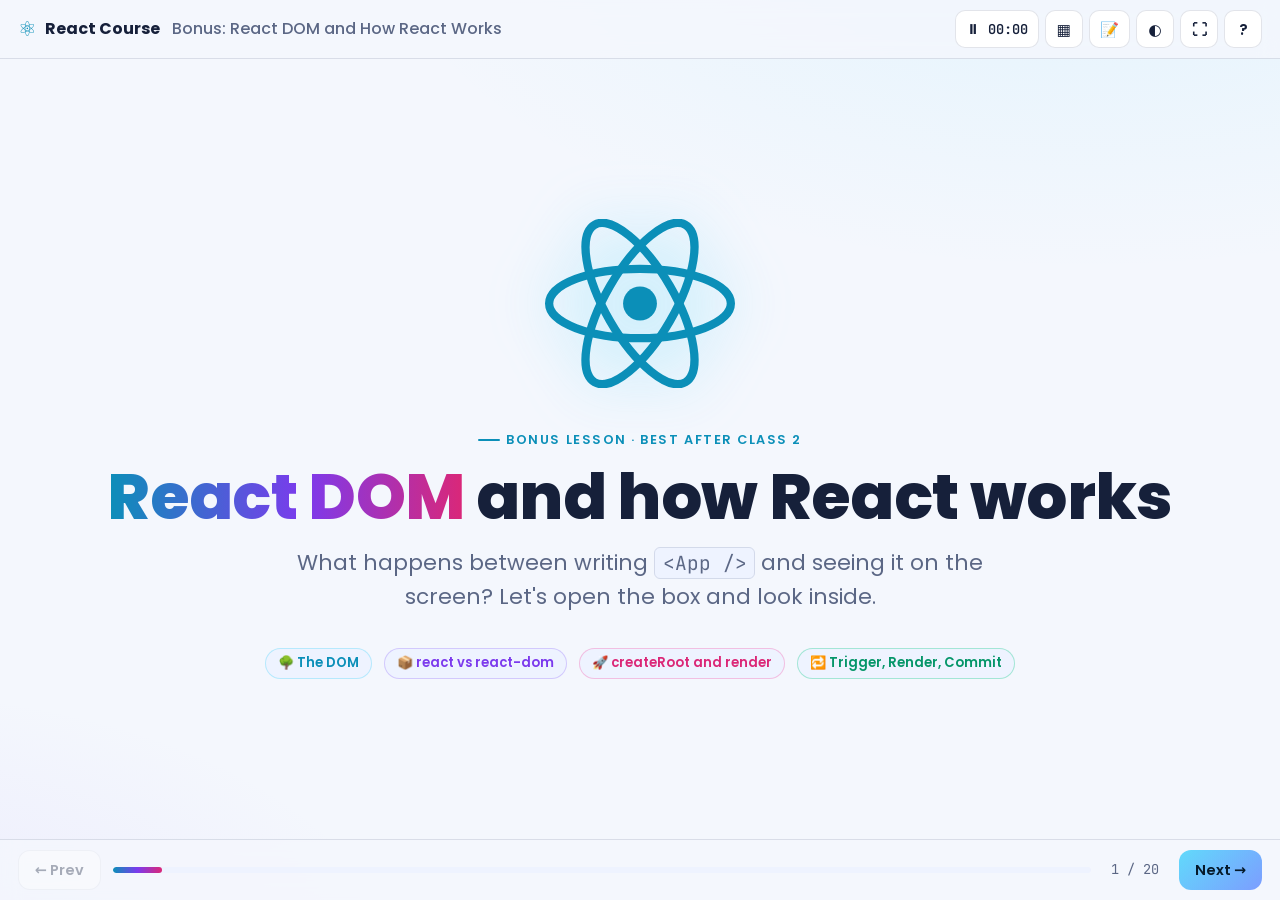
<file: React/react-dom.html>
<!doctype html>
<html lang="en">

<head>
  <meta charset="utf-8">
  <meta name="viewport" content="width=device-width, initial-scale=1">
  <title>Bonus · React DOM and How React Works</title>
  <link rel="stylesheet" href="assets/style.css">
  <style>
    /* --- Demo: HTML ↔ DOM tree ↔ screen --- */
    .domtree {
      display: grid;
      grid-template-columns: 1fr 1fr 1fr;
      gap: 16px;
      align-items: stretch;
    }

    @media (max-width: 900px) {
      .domtree {
        grid-template-columns: 1fr;
      }
    }

    .dt-col {
      background: var(--surface);
      border: 1px solid var(--border);
      border-radius: 16px;
      padding: 14px;
    }

    .dt-col h4 {
      margin: 0 0 10px;
      font-size: .95rem;
    }

    .dt-code {
      font-family: var(--mono);
      font-size: .85rem;
      background: var(--code-bg);
      color: var(--code-text);
      border-radius: 12px;
      padding: 12px;
    }

    .dt-code div {
      padding: 2px 6px;
      border-radius: 6px;
      white-space: pre;
    }

    .tnode {
      display: inline-block;
      font-family: var(--mono);
      font-size: .82rem;
      padding: 6px 10px;
      border-radius: 10px;
      background: var(--surface2);
      border: 2px solid var(--border);
      margin: 4px 0;
      cursor: pointer;
    }

    .tree-l1 {
      margin-left: 26px;
      border-left: 2px dashed var(--border);
      padding-left: 10px;
    }

    .tree-l2 {
      margin-left: 26px;
      border-left: 2px dashed var(--border);
      padding-left: 10px;
    }

    .screen {
      background: #fff;
      color: #111;
      border-radius: 12px;
      padding: 14px;
      min-height: 160px;
    }

    .screen [data-n] {
      border-radius: 8px;
      padding: 4px 6px;
      margin: 4px 0;
      cursor: pointer;
    }

    .screen h3 {
      margin: 0;
    }

    .screen button {
      background: #2563eb;
      color: #fff;
      border: 0;
      border-radius: 8px;
      padding: 6px 12px;
      font-weight: 600;
    }

    .lit {
      background: rgba(251, 191, 36, .35) !important;
      border-color: var(--yellow) !important;
      outline: 2px solid var(--yellow);
    }

    /* --- Demo: packages --- */
    .duo {
      display: grid;
      grid-template-columns: 1fr auto 1fr;
      gap: 18px;
      align-items: center;
    }

    @media (max-width: 800px) {
      .duo {
        grid-template-columns: 1fr;
      }
    }

    .duo .mid {
      text-align: center;
      font-size: 2rem;
      color: var(--accent);
    }

    /* --- Demo: mount the app --- */
    .mount {
      display: grid;
      grid-template-columns: 1.1fr 1fr;
      gap: 18px;
      align-items: start;
    }

    @media (max-width: 900px) {
      .mount {
        grid-template-columns: 1fr;
      }
    }

    .rootbox {
      border: 3px dashed #94a3b8;
      border-radius: 14px;
      min-height: 220px;
      background: #fff;
      color: #111;
      padding: 16px;
      position: relative;
      transition: border-color .4s, box-shadow .4s;
    }

    .rootbox::before {
      content: '<div id="root">';
      position: absolute;
      top: -12px;
      left: 12px;
      background: #64748b;
      color: #fff;
      font: 600 .72rem var(--mono);
      padding: 2px 8px;
      border-radius: 6px;
    }

    .rootbox.found {
      border-color: #f59e0b;
      box-shadow: 0 0 0 6px rgba(245, 158, 11, .2);
    }

    .rootbox.ready {
      border-color: #3b82f6;
      border-style: solid;
    }

    .rootbox.ready::before {
      background: #3b82f6;
      content: '<div id="root">  ⚡ React root';
    }

    .rootbox.live {
      border-color: #10b981;
    }

    .rootbox.live::before {
      background: #10b981;
    }

    .rootbox .empty {
      color: #94a3b8;
      text-align: center;
      padding-top: 70px;
      font-style: italic;
    }

    .rootbox .app {
      animation: fadeUp .5s ease;
    }

    .mstep {
      display: flex;
      gap: 12px;
      align-items: flex-start;
      padding: 12px 14px;
      border-radius: 14px;
      border: 1px solid var(--border);
      background: var(--surface);
      margin-bottom: 10px;
      opacity: .55;
      transition: .3s;
    }

    .mstep.on {
      opacity: 1;
      border-color: var(--accent);
      box-shadow: var(--glow);
    }

    .mstep.done {
      opacity: 1;
    }

    .mstep .num {
      width: 30px;
      height: 30px;
      border-radius: 50%;
      display: grid;
      place-items: center;
      font-weight: 800;
      background: var(--surface2);
      flex-shrink: 0;
    }

    .mstep.done .num {
      background: var(--green);
      color: #fff;
    }

    .mstep code {
      white-space: nowrap;
    }

    /* --- Demo: render cycle --- */
    .cycle {
      display: grid;
      grid-template-columns: 300px 1fr;
      gap: 18px;
    }

    @media (max-width: 900px) {
      .cycle {
        grid-template-columns: 1fr;
      }
    }

    .stage {
      display: flex;
      gap: 12px;
      align-items: center;
      padding: 12px 14px;
      border-radius: 14px;
      background: var(--surface);
      border: 2px solid var(--border);
      margin-bottom: 10px;
      transition: .3s;
    }

    .stage .ico {
      font-size: 1.6rem;
    }

    .stage b {
      display: block;
    }

    .stage small {
      color: var(--muted);
    }

    .stage.on {
      border-color: var(--accent);
      box-shadow: var(--glow);
      transform: translateX(6px);
    }

    .stage.done {
      border-color: var(--green);
    }

    .cycle-right {
      display: grid;
      grid-template-columns: 1fr 1fr;
      gap: 14px;
    }

    @media (max-width: 600px) {
      .cycle-right {
        grid-template-columns: 1fr;
      }
    }

    .vbox {
      background: var(--surface);
      border: 1px solid var(--border);
      border-radius: 14px;
      padding: 12px;
    }

    .vbox h4 {
      margin: 0 0 8px;
      font-size: .9rem;
    }

    .vn {
      font-family: var(--mono);
      font-size: .8rem;
      padding: 6px 9px;
      margin: 5px 0;
      border-radius: 8px;
      background: var(--surface2);
      border: 1px solid var(--border);
      transition: .3s;
    }

    .vn.ind {
      margin-left: 18px;
    }

    .vn.diff {
      background: rgba(251, 191, 36, .28);
      border-color: var(--yellow);
    }

    .vn.patch {
      background: rgba(52, 211, 153, .3);
      border-color: var(--green);
    }

    .cycle-log {
      grid-column: 1 / -1;
      font: .85rem var(--mono);
      background: var(--code-bg);
      color: var(--code-text);
      border-radius: 12px;
      padding: 10px 14px;
      min-height: 64px;
    }

    .cycle-log div {
      animation: fadeUp .3s ease;
    }

    /* --- Demo: innerHTML vs React --- */
    .vs {
      display: grid;
      grid-template-columns: 1fr 1fr;
      gap: 18px;
    }

    @media (max-width: 800px) {
      .vs {
        grid-template-columns: 1fr;
      }
    }

    .mini {
      background: #fff;
      color: #111;
      border-radius: 14px;
      padding: 16px;
      min-height: 150px;
    }

    .mini h3 {
      margin: 0 0 8px;
    }

    .mini input {
      width: 100%;
      padding: 8px 10px;
      border: 1px solid #cbd5e1;
      border-radius: 8px;
      font: inherit;
    }

    .mini .flash {
      animation: patchflash 1s ease;
    }

    @keyframes patchflash {

      0%,
      50% {
        background: #bbf7d0;
      }
    }

    .verdict {
      margin-top: 10px;
      font-weight: 600;
      min-height: 1.5em;
    }
  </style>
</head>

<body class="deck" data-title="Bonus: React DOM and How React Works" data-duration="60">
  <main class="slides">

    <!-- 1 -->
    <section class="slide title" data-title="Welcome">
      <div class="react-logo"></div>
      <div>
        <span class="kicker">Bonus lesson · best after Class 2</span>
        <h1><span class="grad">React DOM</span> and how React works</h1>
        <p class="lead">What happens between writing <code>&lt;App /&gt;</code> and seeing it on the screen? Let's open
          the box and look inside.</p>
      </div>
      <div class="row">
        <span class="pill blue">🌳 The DOM</span>
        <span class="pill violet">📦 react vs react-dom</span>
        <span class="pill pink">🚀 createRoot and render</span>
        <span class="pill green">🔁 Trigger, Render, Commit</span>
      </div>
      <aside class="notes">
        <ul>
          <li>Press <b>T</b> to start the timer.</li>
          <li>Tell the class: "Today there is no new syntax. We are learning what React does <i>behind the scenes</i>,
            so errors and behaviour make sense later."</li>
          <li>Best taught after Class 2, because students have already seen <code>main.jsx</code>.</li>
        </ul>
      </aside>
    </section>

    <!-- 2 -->
    <section class="slide" data-title="Today's plan">
      <header>
        <span class="kicker">Agenda</span>
        <h2>Today's plan</h2>
      </header>
      <ol class="timeline">
        <li class="step"><span class="time">00–10</span>
          <div><b>🌳 What is the DOM?</b><small>The browser's family tree of your page</small></div>
        </li>
        <li class="step"><span class="time">10–20</span>
          <div><b>📦 react vs react-dom</b><small>The brain and the hands</small></div>
        </li>
        <li class="step"><span class="time">20–30</span>
          <div><b>🚀 How the app gets on screen</b><small>index.html → main.jsx → createRoot → render</small></div>
        </li>
        <li class="step"><span class="time">30–45</span>
          <div><b>🔁 How updates work</b><small>Trigger → Render → Commit, with live experiments</small></div>
        </li>
        <li class="step"><span class="time">45–60</span>
          <div><b>✅ Quiz, recap and practice</b><small>Explain it in your own words</small></div>
        </li>
      </ol>
      <aside class="notes">Reveal each row with →. Mention that the live experiment at 30–45 min is the most important
        part of today.</aside>
    </section>

    <!-- 3 -->
    <section class="slide" data-title="What is the DOM?">
      <div class="split">
        <div>
          <span class="kicker">Part 1 · The DOM</span>
          <h2>What is the <span class="grad">DOM</span>?</h2>
          <p class="lead"><b style="color:var(--text)">DOM = Document Object Model.</b> When the browser reads your
            HTML, it builds a <b style="color:var(--text)">tree of objects</b> in memory. JavaScript can read and change
            this tree.</p>
          <ul class="checklist">
            <li class="step">HTML is the <b>text file</b> you write</li>
            <li class="step">The DOM is the <b>live tree</b> the browser builds from it</li>
            <li class="step">Change the DOM and the <b>screen changes</b> immediately</li>
          </ul>
        </div>
        <div class="analogy step" data-label="👨‍👩‍👧 Real-life example">
          <span class="big-emoji">🌳</span>
          <h3>A family tree</h3>
          <p><b>&lt;html&gt;</b> is the grandparent. <b>&lt;body&gt;</b> is the parent. <b>&lt;h1&gt;</b> and
            <b>&lt;button&gt;</b> are the children.</p>
          <p class="muted">Every element has a parent, and can have children and siblings, just like a family.</p>
        </div>
      </div>
      <aside class="notes">Ask: "Who has seen a family tree?" Draw a quick one on the board if you have one. The word
        "tree" will come back many times today.</aside>
    </section>

    <!-- 4 -->
    <section class="slide" data-title="Demo: HTML to DOM tree" id="treeDemo">
      <header>
        <span class="kicker">Interactive · hover or tap anything</span>
        <h2>Same thing, three views 👀</h2>
        <p class="lead">Hover over any line, node or element. The matching piece lights up in all three views.</p>
      </header>
      <div class="domtree">
        <div class="dt-col">
          <h4>📄 1. HTML you write</h4>
          <div class="dt-code">
            <div data-n="body">&lt;body&gt;</div>
            <div data-n="div"> &lt;div class="card"&gt;</div>
            <div data-n="h3"> &lt;h3&gt;Priya&lt;/h3&gt;</div>
            <div data-n="p"> &lt;p&gt;React learner&lt;/p&gt;</div>
            <div data-n="btn"> &lt;button&gt;Follow&lt;/button&gt;</div>
            <div data-n="div"> &lt;/div&gt;</div>
            <div data-n="body">&lt;/body&gt;</div>
          </div>
        </div>
        <div class="dt-col">
          <h4>🌳 2. DOM tree in memory</h4>
          <span class="tnode" data-n="body">body</span>
          <div class="tree-l1">
            <span class="tnode" data-n="div">div.card</span>
            <div class="tree-l2">
              <span class="tnode" data-n="h3">h3 "Priya"</span><br>
              <span class="tnode" data-n="p">p "React learner"</span><br>
              <span class="tnode" data-n="btn">button "Follow"</span>
            </div>
          </div>
        </div>
        <div class="dt-col">
          <h4>🖥️ 3. What you see on screen</h4>
          <div class="screen" data-n="body">
            <div data-n="div" style="border:1px solid #e2e8f0;padding:12px">
              <h3 data-n="h3">Priya</h3>
              <p data-n="p" style="margin:4px 0;color:#475569">React learner</p>
              <div data-n="btn"><button>Follow</button></div>
            </div>
          </div>
        </div>
      </div>
      <aside class="notes">
        <ul>
          <li>Hover <b>h3 "Priya"</b> in the middle column and show that it matches one line of HTML and one thing on
            screen.</li>
          <li>Key sentence: "The browser shows the <b>DOM tree</b>, not your HTML file."</li>
        </ul>
      </aside>
    </section>

    <!-- 5 -->
    <section class="slide" data-title="Changing the DOM by hand" id="manualDemo">
      <header>
        <span class="kicker">The old way</span>
        <h2>Changing the DOM with plain JavaScript</h2>
        <p class="lead">Before React, we found each element and changed it <b style="color:var(--text)">by hand</b>.
          Click the buttons to run real DOM code.</p>
      </header>
      <div class="split">
        <div class="stack">
          <div class="row">
            <button class="btn" data-run="name">1️⃣ Change the name</button>
            <button class="btn" data-run="color">2️⃣ Change the colour</button>
            <button class="btn" data-run="follow">3️⃣ Mark as followed</button>
            <button class="btn ghost" data-run="reset">↺ Reset</button>
          </div>
          <div class="code">
            <div class="code-head"><span class="dots"><i></i><i></i><i></i></span><span class="file">script.js · last
                line that ran</span></div>
            <pre><code><span class="line" id="manualCode"><span class="t-com">// click a button above</span></span></code></pre>
          </div>
          <div class="callout warn step">
            <p>Fine for 3 changes. But a real app like Instagram changes <b>hundreds</b> of things. Doing every change
              by hand is slow, repetitive and easy to get wrong.</p>
          </div>
        </div>
        <div class="screen" style="min-height:200px">
          <div style="border:1px solid #e2e8f0;padding:14px;border-radius:10px">
            <h3 id="mName">Priya</h3>
            <p style="margin:4px 0;color:#475569">React learner</p>
            <button id="mBtn">Follow</button>
          </div>
        </div>
      </div>
      <aside class="notes">Click each button and read the code line aloud: "find the element… change its text". Then
        ask: "Imagine doing this for every like, comment and notification. Tiring, right?" That is the problem React
        solves.</aside>
    </section>

    <!-- 6 -->
    <section class="slide" data-title="react vs react-dom">
      <header>
        <span class="kicker">Part 2 · Two packages</span>
        <h2>React is really <span class="grad">two</span> packages</h2>
        <p class="lead">Open <code>package.json</code> in your Vite project and you will find both of them.</p>
      </header>
      <div class="duo">
        <div class="card accent step">
          <span class="icon">🧠</span>
          <h3><code>react</code>: the brain</h3>
          <ul class="clean">
            <li>Components, JSX, props, state</li>
            <li>Decides <b>what</b> the UI should look like</li>
            <li>Works out what changed</li>
            <li>Does <b>not</b> touch the browser</li>
          </ul>
        </div>
        <div class="mid step">🤝</div>
        <div class="card step" style="border-color:rgba(167,139,250,.5)">
          <span class="icon">🖐️</span>
          <h3><code>react-dom</code>: the hands</h3>
          <ul class="clean">
            <li>Connects React to the <b>browser DOM</b></li>
            <li>Creates, updates and removes real elements</li>
            <li>Attaches events like <code>onClick</code></li>
            <li>Gives us <code>createRoot()</code></li>
          </ul>
        </div>
      </div>
      <div class="analogy step" data-label="🍛 Real-life example">
        <p><b>Chef and waiter:</b> the <b>chef</b> (react) decides what goes on the plate. The <b>waiter</b> (react-dom)
          carries it to your table. In a mobile app, a different waiter (<b>React Native</b>) serves the same chef's
          food to a phone screen.</p>
      </div>
      <script type="text/x-code" data-file="package.json" data-lang="js" data-hl="3,4" class="step">
      {
        "dependencies": {
          "react": "^19.0.0",
          "react-dom": "^19.0.0"
        }
      }
    </script>
      <aside class="notes">
        <ul>
          <li>Version numbers may differ in their project. That's fine.</li>
          <li>Ask: "Which package would change if we built a mobile app instead?" Answer: only react-dom gets swapped
            (for React Native). The brain stays the same.</li>
        </ul>
      </aside>
    </section>

    <!-- 7 -->
    <section class="slide" data-title="index.html: the empty stage">
      <header>
        <span class="kicker">Part 3 · Getting on screen</span>
        <h2>Step 0: <code>index.html</code> has an empty box</h2>
      </header>
      <div class="split">
        <script type="text/x-code" data-file="index.html" data-lang="html" data-hl="6,7">
        <!doctype html>
        <html lang="en">
          <head>
            <title>My React App</title>
          </head>
          <body>
            <div id="root"></div>
            <script type="module" src="/src/main.jsx"><\/script>
          </body>
        </html>
      </script>
        <div class="stack">
          <div class="card step"><span class="icon">📦</span><b><code>&lt;div id="root"&gt;</code></b> is an <b>empty
              box</b>. Your whole React app will live inside it.</div>
          <div class="card step"><span class="icon">▶️</span>The <b>script tag</b> loads <code>main.jsx</code>, which is
            where React starts.</div>
          <div class="analogy step" data-label="🎭 Real-life example">
            <p>An <b>empty stage</b> in an auditorium. The lights are on, but no actors yet. React will bring the
              actors.</p>
          </div>
        </div>
      </div>
      <aside class="notes">Show this file in their Vite project if VS Code is open. Point out that the body is almost
        empty. Everything they see on the page comes from React.</aside>
    </section>

    <!-- 8 -->
    <section class="slide" data-title="main.jsx line by line">
      <header>
        <span class="kicker">Part 3 · Getting on screen</span>
        <h2><code>main.jsx</code>: where React meets the DOM</h2>
      </header>
      <div class="split">
        <script type="text/x-code" data-file="src/main.jsx" data-hl="2,5,6">
        import { StrictMode } from "react";
        import { createRoot } from "react-dom/client";
        import App from "./App.jsx";

        createRoot(document.getElementById("root")).render(
          <StrictMode>
            <App />
          </StrictMode>
        );
      </script>
        <div class="stack">
          <div class="card step"><b>Line 2:</b> bring in <code>createRoot</code> from <b>react-dom</b> (the hands).
          </div>
          <div class="card step"><b>Line 5, part 1:</b> <code>document.getElementById("root")</code> finds the <b>empty
              box</b>.</div>
          <div class="card step"><b>Line 5, part 2:</b> <code>createRoot(...)</code> tells React: "<b>you own this box
              now</b>".</div>
          <div class="card step"><b>Line 5, part 3:</b> <code>.render(&lt;App /&gt;)</code> says "<b>put my App inside
              it</b>".</div>
          <div class="callout info step">
            <p><code>StrictMode</code> is a helper for development only. It double-checks your components for mistakes
              and is not shown on screen.</p>
          </div>
        </div>
      </div>
      <aside class="notes">Read the long line slowly, in three parts. A handy summary: "find the box → React owns the
        box → put App in the box". Students write this file once and rarely touch it again.</aside>
    </section>

    <!-- 9 -->
    <section class="slide" data-title="Demo: mount the app" id="mountDemo">
      <header>
        <span class="kicker">Interactive</span>
        <h2>Let's mount the app, one step at a time 🚀</h2>
        <p class="lead">Press <b style="color:var(--text)">Next step</b> and watch the box on the right.</p>
      </header>
      <div class="mount">
        <div>
          <div class="mstep" data-s="1"><span class="num">1</span>
            <div><b>Find the box</b><br><code>document.getElementById("root")</code></div>
          </div>
          <div class="mstep" data-s="2"><span class="num">2</span>
            <div><b>React takes ownership</b><br><code>createRoot(box)</code></div>
          </div>
          <div class="mstep" data-s="3"><span class="num">3</span>
            <div><b>Run App() → get JSX</b><br><code>root.render(&lt;App /&gt;)</code></div>
          </div>
          <div class="mstep" data-s="4"><span class="num">4</span>
            <div><b>react-dom creates real elements</b><br>h1, p and button appear on screen</div>
          </div>
          <div class="row">
            <button class="btn primary" id="mountNext">Next step →</button>
            <button class="btn ghost" id="mountReset">↺ Start again</button>
          </div>
        </div>
        <div>
          <div class="rootbox" id="rootbox">
            <div class="empty">The box is empty… waiting for React</div>
          </div>
          <p class="muted" id="mountMsg" style="margin-top:10px">This is what the browser shows before React runs: a
            blank page.</p>
        </div>
      </div>
      <aside class="notes">
        <ul>
          <li>Let a student press the button. Before each click, ask "what happens next?"</li>
          <li>Step 3 is pure React (the brain makes a plan). Step 4 is react-dom (the hands build it).</li>
          <li>This first time is called <b>mounting</b>: putting the app on screen for the first time.</li>
        </ul>
      </aside>
    </section>

    <!-- 10 -->
    <section class="slide section-slide" data-title="How updates work">
      <span class="big-emoji">🔁</span>
      <span class="kicker" style="justify-content:center">Part 4</span>
      <h1>OK, it's on screen. <span class="grad">What happens when something changes?</span></h1>
      <p class="lead">A user clicks a button, types, or new data arrives. How does React update the page?</p>
      <aside class="notes">Pause here and take guesses from the class. Common guess: "it reloads everything". We are
        about to prove it doesn't.</aside>
    </section>

    <!-- 11 -->
    <section class="slide" data-title="Trigger, Render, Commit">
      <header>
        <span class="kicker">Part 4 · The 3 steps</span>
        <h2>Every update has 3 steps</h2>
      </header>
      <div class="grid cols-3">
        <div class="card step"><span class="icon">🔔</span>
          <h3>1. Trigger</h3>
          <p class="muted">Something asks for an update. Usually a <b>state change</b>, like <code>setCount(1)</code>.
          </p>
          <p class="pill yellow" style="margin:0">🍽️ You place an order</p>
        </div>
        <div class="card step"><span class="icon">🧠</span>
          <h3>2. Render</h3>
          <p class="muted"><b>React</b> calls your component again, gets new JSX, and <b>compares</b> it with the old
            one (Virtual DOM).</p>
          <p class="pill yellow" style="margin:0">👨‍🍳 Chef cooks the dish</p>
        </div>
        <div class="card step"><span class="icon">✅</span>
          <h3>3. Commit</h3>
          <p class="muted"><b>react-dom</b> changes <b>only the parts that are different</b> in the real DOM.</p>
          <p class="pill yellow" style="margin:0">🛎️ Waiter serves only the new dish</p>
        </div>
      </div>
      <div class="callout tip step">
        <p><b>"Render" does not mean "paint the screen".</b> In React, render means "call the component to find out what
          the UI should look like". The screen only changes in the <b>commit</b> step.</p>
      </div>
      <aside class="notes">
        <ul>
          <li>Restaurant story: you order (trigger), the chef cooks (render), the waiter brings only the new dish to
            your table, without clearing your whole table (commit).</li>
          <li>Make students repeat the three words aloud: <b>Trigger, Render, Commit</b>.</li>
        </ul>
      </aside>
    </section>

    <!-- 12 -->
    <section class="slide" data-title="Demo: watch an update" id="cycleDemo">
      <header>
        <span class="kicker">Interactive · slow motion</span>
        <h2>Watch one click, in slow motion 🐢</h2>
      </header>
      <div class="cycle">
        <div>
          <div class="stage" data-st="1"><span class="ico">🔔</span>
            <div><b>1. Trigger</b><small>setLikes(likes + 1)</small></div>
          </div>
          <div class="stage" data-st="2"><span class="ico">🧠</span>
            <div><b>2. Render</b><small>App() runs again → new JSX</small></div>
          </div>
          <div class="stage" data-st="3"><span class="ico">🔍</span>
            <div><b>Compare (diffing)</b><small>old tree vs new tree</small></div>
          </div>
          <div class="stage" data-st="4"><span class="ico">✅</span>
            <div><b>3. Commit</b><small>update only what changed</small></div>
          </div>
          <div class="row">
            <button class="btn primary" id="cycleBtn">👍 Click "Like" (+1)</button>
          </div>
        </div>
        <div class="cycle-right">
          <div class="vbox">
            <h4>🧠 Virtual DOM: old → new</h4>
            <div class="vn">div.post</div>
            <div class="vn ind">h3 "Sunset at Marina Beach"</div>
            <div class="vn ind">img</div>
            <div class="vn ind" id="vLikes">span "❤️ 10 likes"</div>
            <div class="vn ind">button "Like"</div>
          </div>
          <div class="vbox">
            <h4>🌐 Real DOM (screen)</h4>
            <div class="screen" style="min-height:0">
              <h3 style="font-size:1rem">Sunset at Marina Beach</h3>
              <div
                style="height:60px;border-radius:8px;background:linear-gradient(135deg,#fbbf24,#f472b6);margin:6px 0">
              </div>
              <span id="rLikes" style="display:inline-block;padding:2px 6px;border-radius:6px">❤️ 10 likes</span>
              <div><button style="margin-top:6px">Like</button></div>
            </div>
          </div>
          <div class="cycle-log" id="cycleLog">
            <div>// Click the button to start</div>
          </div>
        </div>
      </div>
      <aside class="notes">
        <ul>
          <li>Click once and narrate each stage as it lights up.</li>
          <li>Point at the log: <b>5 elements</b> in the tree, but only <b>1</b> was touched on the real screen.</li>
          <li>Click again a few times. It is always the same 3 steps.</li>
        </ul>
      </aside>
    </section>

    <!-- 13 -->
    <section class="slide" data-title="Experiment: redraw vs React" id="vsDemo">
      <header>
        <span class="kicker">Experiment · prove it!</span>
        <h2>Redraw everything vs update only what changed</h2>
        <p class="lead">1️⃣ Type your name in <b style="color:var(--text)">both</b> boxes. 2️⃣ Click <b
            style="color:var(--text)">+1</b> on both. What happens to your text?</p>
      </header>
      <div class="vs">
        <div class="card">
          <h3>🧨 Redraw the whole thing</h3>
          <p class="muted" style="font-size:.9rem">Replaces all the HTML every time (<code>innerHTML = ...</code>)</p>
          <div class="mini" id="vsOld"></div>
          <div class="row" style="margin-top:10px"><button class="btn" id="vsOldBtn">+1</button></div>
          <div class="verdict" id="vsOldMsg"></div>
        </div>
        <div class="card accent">
          <h3>⚛️ The React way</h3>
          <p class="muted" style="font-size:.9rem">Changes only the number (what react-dom does)</p>
          <div class="mini" id="vsNew">
            <h3>Count: <span id="vsNewCount">0</span></h3>
            <input placeholder="Type your name here">
          </div>
          <div class="row" style="margin-top:10px"><button class="btn primary" id="vsNewBtn">+1</button></div>
          <div class="verdict" id="vsNewMsg"></div>
        </div>
      </div>
      <aside class="notes">
        <ul>
          <li>Invite a student to type in both boxes and click +1.</li>
          <li>On the left the typed text <b>disappears</b>, because the input box was destroyed and recreated. On the
            right it stays, because only the number changed.</li>
          <li>This is exactly why React's "update only what changed" approach matters.</li>
        </ul>
      </aside>
    </section>

    <!-- 14 -->
    <section class="slide" data-title="Live: real React proof">
      <header>
        <span class="kicker">Live code · real React</span>
        <h2>Now prove it with real React 🧪</h2>
        <p class="lead">Type in the input, then click <b style="color:var(--text)">+1</b>. Watch the <b
            style="color:var(--text)">Console</b> under the preview.</p>
      </header>
      <div class="playground" data-height="420">
        <script type="text/x-playground">
        import { useState } from "react";

        function App() {
          const [count, setCount] = useState(0);

          // This runs on EVERY render
          console.log("🧠 App rendered. count =", count);

          return (
            <div className="card">
              <h2>Count: {count}</h2>
              <input placeholder="Type your name, then click +1" />
              <button onClick={() => setCount(count + 1)}>+1</button>
              <p>Rendered at: {new Date().toLocaleTimeString()}</p>
            </div>
          );
        }

        export default App;
      </script>
      </div>
      <div class="grid cols-3">
        <div class="card step"><b>🔁 Console:</b> a new line appears on every click, so <b>App() really runs again</b>
          (render).</div>
        <div class="card step"><b>⌨️ Your typed text stays:</b> react-dom did <b>not</b> recreate the input box.</div>
        <div class="card step"><b>⏰ The time updates:</b> only the parts whose values changed were updated (commit).
        </div>
      </div>
      <aside class="notes">
        <ul>
          <li>Steps: type a name, then click +1 three times. Show the console lines and that the name is still there.
          </li>
          <li>Extra: change the <code>&lt;h2&gt;</code> text in the code. It re-runs and logs "App rendered" again.</li>
        </ul>
      </aside>
    </section>

    <!-- 15 -->
    <section class="slide" data-title="What react-dom translates">
      <header>
        <span class="kicker">Under the hood</span>
        <h2>What react-dom translates for you</h2>
        <p class="lead">You write JSX. react-dom turns it into real browser DOM work.</p>
      </header>
      <table class="table">
        <tr>
          <th>You write (JSX)</th>
          <th>react-dom does (real DOM)</th>
        </tr>
        <tr class="step">
          <td><code>&lt;h1&gt;Hi&lt;/h1&gt;</code></td>
          <td>Creates an h1 element and puts "Hi" inside it</td>
        </tr>
        <tr class="step">
          <td><code>className="card"</code></td>
          <td>Sets the real <code>class="card"</code> attribute</td>
        </tr>
        <tr class="step">
          <td><code>onClick={handleClick}</code></td>
          <td>Listens for clicks (like <code>addEventListener</code>)</td>
        </tr>
        <tr class="step">
          <td><code>style={{ color: "red" }}</code></td>
          <td>Sets <code>style.color = "red"</code></td>
        </tr>
        <tr class="step">
          <td><code>{count}</code> changes 0 → 1</td>
          <td>Updates only that text, nothing else</td>
        </tr>
        <tr class="step">
          <td><code>{show &amp;&amp; &lt;Popup /&gt;}</code> becomes false</td>
          <td>Removes the popup elements from the page</td>
        </tr>
      </table>
      <div class="callout warn step">
        <p><b>Golden rule:</b> in React, <b>don't</b> change the page with
          <code>document.getElementById(...).innerText = ...</code>. Change <b>state</b>, and let react-dom update the
          DOM for you.</p>
      </div>
      <aside class="notes">Students will learn onClick, state and conditional rendering in Week 2. This table is a
        preview, so just point out that react-dom does the boring DOM work.</aside>
    </section>

    <!-- 16 -->
    <section class="slide" data-title="Common mistakes">
      <header>
        <span class="kicker">Watch out</span>
        <h2>Common mistakes 🚧</h2>
      </header>
      <div class="grid cols-3">
        <div class="card bad step">
          <h3>❌ Wrong id</h3>
          <p><code>index.html</code> has <code>id="app"</code> but <code>main.jsx</code> looks for <code>"root"</code>.
          </p>
          <p class="muted" style="font-size:.88rem">Result: a blank page and an error saying the target container is not
            a DOM element.</p>
          <p style="margin:0">✅ The two ids must <b>match</b>.</p>
        </div>
        <div class="card bad step">
          <h3>❌ Editing the DOM by hand</h3>
          <p>Using <code>document.querySelector</code> to change text inside a React component.</p>
          <p class="muted" style="font-size:.88rem">React doesn't know about the change and may overwrite it on the next
            render.</p>
          <p style="margin:0">✅ Use <b>state</b> instead.</p>
        </div>
        <div class="card bad step">
          <h3>❌ "Why does it log twice?"</h3>
          <p>In development, <code>StrictMode</code> runs components twice on purpose to catch bugs.</p>
          <p class="muted" style="font-size:.88rem">This is normal. It doesn't happen in the final production build.</p>
          <p style="margin:0">✅ Don't panic, it is a helper.</p>
        </div>
      </div>
      <aside class="notes">The "logs twice" question comes up a lot once students start using console.log in their Vite
        apps, so answering it now saves time later.</aside>
    </section>

    <!-- 17 -->
    <section class="slide" data-title="Quick quiz">
      <header>
        <span class="kicker">Check your understanding</span>
        <h2>⚡ Quick quiz</h2>
      </header>
      <div class="grid cols-3">
        <div class="quiz" data-answer="b">
          <p class="q">1. Which package connects React to the browser?</p>
          <div class="opts">
            <button data-opt="a">react</button>
            <button data-opt="b">react-dom</button>
            <button data-opt="c">vite</button>
          </div>
          <p class="explain">✅ <b>react-dom</b> is the "hands". It creates and updates real browser elements.</p>
        </div>
        <div class="quiz" data-answer="c">
          <p class="q">2. What does <code>createRoot(document.getElementById("root"))</code> do?</p>
          <div class="opts">
            <button data-opt="a">Creates a new HTML file</button>
            <button data-opt="b">Deletes the page</button>
            <button data-opt="c">Lets React take control of the root box</button>
          </div>
          <p class="explain">✅ It finds the empty <code>#root</code> box and gives React ownership of it. Then
            <code>.render(&lt;App /&gt;)</code> fills it.</p>
        </div>
        <div class="quiz" data-answer="a">
          <p class="q">3. In which step does the real screen change?</p>
          <div class="opts">
            <button data-opt="a">Commit</button>
            <button data-opt="b">Trigger</button>
            <button data-opt="c">Render</button>
          </div>
          <p class="explain">✅ <b>Commit.</b> Render only works out the plan, and commit applies the changes to the real
            DOM.</p>
        </div>
      </div>
      <aside class="notes">Take a show of hands for each option first. Question 3 is the tricky one, because many
        students think "render" means drawing the screen.</aside>
    </section>

    <!-- 18 -->
    <section class="slide" data-title="Recap">
      <header>
        <span class="kicker">Recap</span>
        <h2>Today you learned… ✅</h2>
      </header>
      <div class="grid cols-3">
        <div class="flip">
          <div class="front"><span class="icon">🌳</span>
            <h3>The DOM</h3>
          </div>
          <div class="back">
            <p>The browser's <b>tree of elements</b> built from HTML. Change it and the screen changes.</p>
          </div>
        </div>
        <div class="flip">
          <div class="front"><span class="icon">📦</span>
            <h3>react vs react-dom</h3>
          </div>
          <div class="back">
            <p><b>react</b> = brain (what to show). <b>react-dom</b> = hands (changes the browser).</p>
          </div>
        </div>
        <div class="flip">
          <div class="front"><span class="icon">🎭</span>
            <h3>#root</h3>
          </div>
          <div class="back">
            <p>The empty box in <code>index.html</code> where the whole app lives.</p>
          </div>
        </div>
        <div class="flip">
          <div class="front"><span class="icon">🚀</span>
            <h3>createRoot().render()</h3>
          </div>
          <div class="back">
            <p>Find the box → React owns it → put <code>&lt;App /&gt;</code> inside it.</p>
          </div>
        </div>
        <div class="flip">
          <div class="front"><span class="icon">🔁</span>
            <h3>3 steps of an update</h3>
          </div>
          <div class="back">
            <p><b>Trigger</b> (state changes) → <b>Render</b> (App runs again) → <b>Commit</b> (only the changes go to
              the screen).</p>
          </div>
        </div>
        <div class="flip">
          <div class="front"><span class="icon">🏆</span>
            <h3>Golden rule</h3>
          </div>
          <div class="back">
            <p>Change <b>state</b>, not the DOM. Let react-dom do the DOM work.</p>
          </div>
        </div>
      </div>
      <aside class="notes">Pick a different student to explain each card before flipping it.</aside>
    </section>

    <!-- 19 -->
    <section class="slide" data-title="Practice and To Practice">
      <header>
        <span class="kicker">Practice</span>
        <h2>📚 Try this in your Vite project</h2>
      </header>
      <div class="grid cols-3">
        <div class="card"><span class="icon">🔍</span>
          <h3>1. Explore</h3>
          <p>Open <code>index.html</code> and find <code>&lt;div id="root"&gt;</code>. Open <code>main.jsx</code> and
            find <code>createRoot</code>.</p>
        </div>
        <div class="card"><span class="icon">🧪</span>
          <h3>2. Break it (on purpose)</h3>
          <p>Change the id to <code>"app"</code> in <b>only</b> index.html. Read the error in the browser console, then
            fix it.</p>
        </div>
        <div class="card"><span class="icon">🛠️</span>
          <h3>3. Inspect</h3>
          <p>Right-click the page → <b>Inspect</b>. In the Elements tab, find your App's elements inside
            <code>#root</code>.</p>
        </div>
      </div>
      <div class="card accent">
        <h3>✍️ To Practice</h3>
        <p style="margin:0">In your own words, explain <b>Trigger → Render → Commit</b> using a real-life example that
          is <b>not</b> a restaurant (ideas: a cricket scoreboard, an online order, a class attendance register).</p>
      </div>
      <aside class="notes">Exercise 2 is the most valuable one. Seeing a real error and fixing it builds confidence. Let
        them do it in class if time allows.</aside>
    </section>

    <!-- 20 -->
    <section class="slide title" data-title="Thank you">
      <div class="react-logo"></div>
      <h1>Now you know <span class="grad">what happens inside</span> ⚛️</h1>
      <p class="lead">"React decides <b>what</b> to show. react-dom makes it <b>happen</b> on the screen."</p>
      <div class="row">
        <a class="btn" href="index.html">📋 Course plan</a>
        <a class="btn primary" href="class-03.html">Next: Class 3 (JSX) →</a>
      </div>
    </section>

  </main>

  <script src="assets/deck.js"></script>
  <script>
    /* Demo: HTML ↔ DOM tree ↔ screen highlight */
    (() => {
      const root = document.getElementById('treeDemo');
      const items = root.querySelectorAll('[data-n]');
      const light = n => items.forEach(x => x.classList.toggle('lit',x.dataset.n === n));
      items.forEach(el => {
        el.addEventListener('mouseenter',e => { e.stopPropagation(); light(el.dataset.n); });
        el.addEventListener('click',e => { e.stopPropagation(); light(el.dataset.n); });
      });
      root.querySelectorAll('.domtree [data-n]').forEach(el => el.addEventListener('mouseleave',() => {
        const parent = el.parentElement.closest('[data-n]');
        parent ? light(parent.dataset.n) : light(null);
      }));
    })();

    /* Demo: changing the DOM by hand */
    (() => {
      const root = document.getElementById('manualDemo');
      const name = root.querySelector('#mName'),btn = root.querySelector('#mBtn'),code = root.querySelector('#manualCode');
      const show = html => { code.innerHTML = html; code.closest('.code').animate([{ boxShadow: '0 0 0 3px #61dafb' },{ boxShadow: 'none' }],700); };
      const actions = {
        name: () => { name.textContent = 'Priya Sharma'; show('document.<span class="t-fn">getElementById</span>(<span class="t-str">"mName"</span>).textContent = <span class="t-str">"Priya Sharma"</span>;'); },
        color: () => { name.style.color = '#db2777'; show('document.<span class="t-fn">getElementById</span>(<span class="t-str">"mName"</span>).style.color = <span class="t-str">"#db2777"</span>;'); },
        follow: () => { btn.textContent = 'Following ✓'; btn.style.background = '#16a34a'; show('btn.textContent = <span class="t-str">"Following ✓"</span>;  btn.style.background = <span class="t-str">"green"</span>;'); },
        reset: () => { name.textContent = 'Priya'; name.style.color = ''; btn.textContent = 'Follow'; btn.style.background = ''; show('<span class="t-com">// back to the start</span>'); }
      };
      root.querySelectorAll('[data-run]').forEach(b => b.addEventListener('click',() => actions[b.dataset.run]()));
    })();

    /* Demo: mount the app step by step */
    (() => {
      const steps = document.querySelectorAll('#mountDemo .mstep');
      const box = document.getElementById('rootbox'),msg = document.getElementById('mountMsg');
      let s = 0;
      const text = [
        'This is what the browser shows before React runs: a blank page.',
        '🔍 Found it! document.getElementById("root") returns the empty box.',
        '⚡ createRoot(box): React now owns this box. Still empty, though.',
        '🧠 React called App() and got back a plan (JSX). Nothing on screen yet!',
        '🎉 react-dom created real h1, p and button elements. The app is mounted!'
      ];
      function paint() {
        steps.forEach((el,i) => { el.classList.toggle('on',i === s - 1); el.classList.toggle('done',i < s - 1); });
        box.className = 'rootbox' + (s >= 1 ? ' found' : '') + (s >= 2 ? ' ready' : '') + (s >= 4 ? ' live' : '');
        if (s < 3) box.innerHTML = '<div class="empty">The box is empty… waiting for React</div>';
        if (s === 3) box.innerHTML = '<pre style="margin:0;font:13px/1.6 Consolas,monospace;color:#7c3aed">// React\'s plan (not on screen yet)\n{ type: "div", children: [\n  { type: "h1", text: "Welcome, Arun 👋" },\n  { type: "p",  text: "My first React app" },\n  { type: "button", text: "Start" }\n]}</pre>';
        if (s === 4) {
          box.innerHTML = '<div class="app"><h1 style="margin:0 0 6px">Welcome, Arun 👋</h1><p style="margin:0 0 10px;color:#475569">My first React app</p><button style="background:#2563eb;color:#fff;border:0;border-radius:8px;padding:8px 14px;font-weight:600">Start</button></div>';
          window.Deck && Deck.confetti(20);
        }
        msg.textContent = text[s];
        document.getElementById('mountNext').disabled = s >= 4;
      }
      document.getElementById('mountNext').addEventListener('click',() => { if (s < 4) { s++; paint(); } });
      document.getElementById('mountReset').addEventListener('click',() => { s = 0; paint(); });
      paint();
    })();

    /* Demo: render cycle in slow motion */
    (() => {
      const stages = document.querySelectorAll('#cycleDemo .stage');
      const vLikes = document.getElementById('vLikes'),rLikes = document.getElementById('rLikes');
      const log = document.getElementById('cycleLog'),btn = document.getElementById('cycleBtn');
      let likes = 10,busy = false;
      const say = t => { const d = document.createElement('div'); d.textContent = t; log.appendChild(d); while (log.children.length > 4) log.firstChild.remove(); };
      const wait = ms => new Promise(r => setTimeout(r,ms));
      btn.addEventListener('click',async () => {
        if (busy) return; busy = true; btn.disabled = true;
        log.innerHTML = '';
        stages.forEach(s => s.classList.remove('on','done'));
        const go = async (i,t,fn) => {
          if (i > 0) { stages[i - 1].classList.remove('on'); stages[i - 1].classList.add('done'); }
          stages[i].classList.add('on'); say(t); if (fn) fn(); await wait(1100);
        };
        await go(0,`🔔 setLikes(${likes + 1}) called`);
        await go(1,`🧠 App() runs again → new JSX with ${likes + 1} likes`,() => { vLikes.textContent = `span "❤️ ${likes} → ${likes + 1} likes"`; });
        await go(2,'🔍 Compared 5 elements → 1 is different',() => { vLikes.classList.add('diff'); });
        likes++;
        await go(3,'✅ Updated 1 element on screen. The other 4 were not touched',() => {
          vLikes.classList.remove('diff'); vLikes.classList.add('patch'); vLikes.textContent = `span "❤️ ${likes} likes"`;
          rLikes.textContent = `❤️ ${likes} likes`;
          rLikes.animate([{ background: '#bbf7d0' },{ background: 'transparent' }],1200);
        });
        stages[3].classList.remove('on'); stages[3].classList.add('done');
        vLikes.classList.remove('patch');
        busy = false; btn.disabled = false;
      });
    })();

    /* Demo: redraw everything vs React way */
    (() => {
      const old = document.getElementById('vsOld');
      let oc = 0,nc = 0;
      const template = n => `<h3>Count: ${n}</h3><input placeholder="Type your name here">`;
      old.innerHTML = template(0);
      document.getElementById('vsOldBtn').addEventListener('click',() => {
        const typed = old.querySelector('input').value;
        old.innerHTML = template(++oc);
        old.querySelector('h3').classList.add('flash');
        document.getElementById('vsOldMsg').textContent = typed ? `😱 "${typed}" disappeared! The input box was destroyed and rebuilt.` : 'Type something in the box first, then click +1.';
      });
      document.getElementById('vsNewBtn').addEventListener('click',() => {
        const span = document.getElementById('vsNewCount');
        const typed = document.querySelector('#vsNew input').value;
        span.textContent = ++nc;
        span.parentElement.classList.remove('flash'); void span.offsetWidth; span.parentElement.classList.add('flash');
        document.getElementById('vsNewMsg').textContent = typed ? `😎 "${typed}" is still there. Only the number changed.` : 'Type something in the box first, then click +1.';
      });
    })();
  </script>
</body>

</html>
</file>
<file: React/assets/style.css>
/* =========================================================
   React Course — shared styles (hub + slide decks)
   ========================================================= */
@import url('https://fonts.googleapis.com/css2?family=Poppins:wght@400;500;600;700;800&family=JetBrains+Mono:wght@400;600&display=swap');

:root {
  --bg: #0b1020;
  --bg2: #10183a;
  --surface: #151f3d;
  --surface2: #1c2850;
  --text: #e9edf9;
  --muted: #9ba7c9;
  --border: rgba(255, 255, 255, .10);
  --accent: #61dafb;
  --accent-ink: #062530;
  --violet: #a78bfa;
  --pink: #f472b6;
  --green: #34d399;
  --yellow: #fbbf24;
  --orange: #fb923c;
  --red: #f87171;
  --code-bg: #0a0f22;
  --code-text: #dbe4ff;
  --shadow: 0 18px 45px rgba(0, 0, 0, .35);
  --glow: 0 0 0 1px rgba(97, 218, 251, .35), 0 10px 40px rgba(97, 218, 251, .18);
  --radius: 18px;
  --font: 'Poppins', system-ui, -apple-system, 'Segoe UI', sans-serif;
  --mono: 'JetBrains Mono', ui-monospace, Consolas, monospace;
  color-scheme: dark;
}
:root[data-theme="light"] {
  --bg: #f4f7fd;
  --bg2: #e8eefc;
  --surface: #ffffff;
  --surface2: #eef3ff;
  --text: #16203a;
  --muted: #5b6785;
  --border: rgba(20, 35, 80, .12);
  --accent: #0b8fb8;
  --accent-ink: #ffffff;
  --violet: #7c3aed;
  --pink: #db2777;
  --green: #059669;
  --yellow: #b45309;
  --orange: #ea580c;
  --red: #dc2626;
  --code-bg: #0f1630;
  --shadow: 0 14px 35px rgba(30, 50, 110, .12);
  --glow: 0 0 0 1px rgba(11, 143, 184, .35), 0 10px 30px rgba(11, 143, 184, .15);
  color-scheme: light;
}

* { box-sizing: border-box; }
html, body { margin: 0; }
body {
  font-family: var(--font);
  color: var(--text);
  background:
    radial-gradient(1200px 600px at 85% -10%, rgba(97, 218, 251, .12), transparent 60%),
    radial-gradient(900px 500px at -10% 110%, rgba(167, 139, 250, .12), transparent 60%),
    var(--bg);
  line-height: 1.55;
  -webkit-font-smoothing: antialiased;
}
a { color: var(--accent); }
img { max-width: 100%; }
::selection { background: rgba(97, 218, 251, .35); }

/* ---------- Typography ---------- */
h1, h2, h3, h4 { line-height: 1.15; margin: 0 0 .45em; letter-spacing: -.01em; }
h1 { font-size: clamp(2.2rem, 5vw, 4rem); font-weight: 800; }
h2 { font-size: clamp(1.6rem, 3.2vw, 2.6rem); font-weight: 700; }
h3 { font-size: clamp(1.1rem, 1.8vw, 1.4rem); font-weight: 600; }
p { margin: 0 0 .8em; }
.lead { font-size: clamp(1.05rem, 1.7vw, 1.35rem); color: var(--muted); max-width: 60ch; }
.muted { color: var(--muted); }
.center { text-align: center; }
.center .lead { margin-inline: auto; }
.grad {
  background: linear-gradient(90deg, var(--accent), var(--violet) 55%, var(--pink));
  -webkit-background-clip: text; background-clip: text; color: transparent;
}
.kicker {
  display: inline-flex; align-items: center; gap: .5em;
  font-size: .8rem; font-weight: 600; letter-spacing: .12em; text-transform: uppercase;
  color: var(--accent); margin-bottom: .6rem;
}
.kicker::before { content: ''; width: 22px; height: 2px; background: currentColor; border-radius: 2px; }
code, pre, textarea, kbd { font-variant-ligatures: none; }
code { font-family: var(--mono); font-size: .9em; background: var(--surface2); padding: .1em .4em; border-radius: 6px; border: 1px solid var(--border); }
.kbd, kbd {
  font-family: var(--mono); font-size: .8em; padding: .15em .5em; border-radius: 6px;
  background: var(--surface2); border: 1px solid var(--border); border-bottom-width: 3px;
}
mark { background: rgba(251, 191, 36, .25); color: inherit; padding: 0 .2em; border-radius: 4px; }

/* ---------- Layout helpers ---------- */
.grid { display: grid; gap: clamp(12px, 1.6vw, 22px); }
.cols-2 { grid-template-columns: repeat(2, minmax(0, 1fr)); }
.cols-3 { grid-template-columns: repeat(3, minmax(0, 1fr)); }
.cols-4 { grid-template-columns: repeat(4, minmax(0, 1fr)); }
.split { display: grid; grid-template-columns: 1fr 1.15fr; gap: clamp(16px, 2.5vw, 36px); align-items: center; }
.row { display: flex; gap: 12px; flex-wrap: wrap; align-items: center; }
.stack > * + * { margin-top: 14px; }
.mt { margin-top: 20px; }
@media (max-width: 860px) {
  .cols-2, .cols-3, .cols-4, .split { grid-template-columns: 1fr; }
}
@media (min-width: 561px) and (max-width: 860px) {
  .cols-4 { grid-template-columns: repeat(2, minmax(0, 1fr)); }
}

/* ---------- Cards & boxes ---------- */
.card {
  background: var(--surface); border: 1px solid var(--border); border-radius: var(--radius);
  padding: clamp(16px, 1.8vw, 24px); box-shadow: var(--shadow);
  transition: transform .25s ease, box-shadow .25s ease, border-color .25s;
}
.card.hover:hover, a.card:hover { transform: translateY(-4px); box-shadow: var(--glow); border-color: transparent; }
.card h3 { margin-bottom: .35em; }
.card p:last-child { margin-bottom: 0; }
.card .icon { font-size: 2.1rem; line-height: 1; margin-bottom: .45rem; display: block; }
.card.accent { border-color: rgba(97, 218, 251, .45); }
.card.good { border-left: 4px solid var(--green); }
.card.bad { border-left: 4px solid var(--red); }

.analogy {
  position: relative; border-radius: var(--radius); padding: 20px 22px 18px;
  background:
    linear-gradient(var(--surface), var(--surface)) padding-box,
    linear-gradient(120deg, var(--yellow), var(--pink), var(--violet)) border-box;
  border: 2px solid transparent; box-shadow: var(--shadow);
}
.analogy::before {
  content: '🌍 Real-life example'; position: absolute; top: -13px; left: 18px;
  font-size: .72rem; font-weight: 700; letter-spacing: .08em; text-transform: uppercase;
  background: linear-gradient(90deg, var(--yellow), var(--pink)); color: #1b1030;
  padding: 3px 10px; border-radius: 99px;
}
.analogy[data-label]::before { content: attr(data-label); }
.analogy p:last-child { margin-bottom: 0; }

.callout {
  border-radius: 14px; padding: 14px 18px; border: 1px solid var(--border);
  background: var(--surface2); display: flex; gap: 12px; align-items: flex-start;
}
.callout::before { font-size: 1.3rem; line-height: 1.3; }
.callout.tip { border-color: rgba(52, 211, 153, .45); }
.callout.tip::before { content: '💡'; }
.callout.warn { border-color: rgba(251, 191, 36, .5); }
.callout.warn::before { content: '⚠️'; }
.callout.info::before { content: 'ℹ️'; }
.callout.info { border-color: rgba(97, 218, 251, .45); }
.callout p:last-child { margin: 0; }

.pill {
  display: inline-flex; align-items: center; gap: 6px; padding: 4px 12px; border-radius: 99px;
  font-size: .82rem; font-weight: 600; background: var(--surface2); border: 1px solid var(--border);
}
.pill.blue { color: var(--accent); border-color: rgba(97, 218, 251, .4); }
.pill.green { color: var(--green); border-color: rgba(52, 211, 153, .4); }
.pill.violet { color: var(--violet); border-color: rgba(167, 139, 250, .4); }
.pill.pink { color: var(--pink); border-color: rgba(244, 114, 182, .4); }
.pill.yellow { color: var(--yellow); border-color: rgba(251, 191, 36, .4); }

.big-emoji { font-size: clamp(3rem, 8vw, 6rem); line-height: 1; display: block; }

.checklist { list-style: none; padding: 0; margin: 0; }
.checklist li { padding: 8px 0 8px 34px; position: relative; border-bottom: 1px dashed var(--border); }
.checklist li:last-child { border-bottom: 0; }
.checklist li::before {
  content: '✓'; position: absolute; left: 0; top: 8px; width: 22px; height: 22px; border-radius: 50%;
  display: grid; place-items: center; font-size: .75rem; font-weight: 800;
  background: rgba(52, 211, 153, .18); color: var(--green);
}
ul.clean { padding-left: 1.2em; margin: 0; }
ul.clean li { margin: .35em 0; }
ul.clean li::marker { color: var(--accent); }

/* Table */
.table { width: 100%; border-collapse: separate; border-spacing: 0; border: 1px solid var(--border); border-radius: 14px; overflow: hidden; font-size: .95rem; }
.table th, .table td { padding: 12px 14px; text-align: left; border-bottom: 1px solid var(--border); vertical-align: top; }
.table th { background: var(--surface2); font-weight: 600; }
.table td { background: var(--surface); }
.table tr:last-child td { border-bottom: 0; }

/* Flow diagram */
.flow { display: flex; align-items: stretch; justify-content: center; gap: 10px; flex-wrap: wrap; }
.flow .node {
  background: var(--surface); border: 1px solid var(--border); border-radius: 14px; padding: 14px 16px;
  min-width: 130px; text-align: center; box-shadow: var(--shadow); flex: 1 1 130px; max-width: 220px;
}
.flow .node b { display: block; }
.flow .node small { color: var(--muted); }
.flow .node .icon { font-size: 1.8rem; display: block; }
.flow .arrow { align-self: center; color: var(--accent); font-size: 1.6rem; font-weight: 700; }

/* Agenda timeline */
.timeline { list-style: none; margin: 0; padding: 0; display: grid; gap: 10px; }
.timeline li {
  display: grid; grid-template-columns: 110px 1fr; gap: 16px; align-items: center;
  background: var(--surface); border: 1px solid var(--border); border-radius: 14px; padding: 12px 16px;
}
.timeline .time { font-family: var(--mono); font-weight: 600; color: var(--accent); }
.timeline b { display: block; }
.timeline small { color: var(--muted); }
@media (max-width: 560px) { .timeline li { grid-template-columns: 1fr; gap: 4px; } }

/* Folder tree / explorer */
.explorer { display: grid; grid-template-columns: minmax(220px, .9fr) 1.1fr; gap: 18px; align-items: start; }
@media (max-width: 860px) { .explorer { grid-template-columns: 1fr; } }
.tree { list-style: none; margin: 0; padding: 14px; background: var(--code-bg); color: var(--code-text); border-radius: 14px; font-family: var(--mono); font-size: .92rem; border: 1px solid var(--border); }
.tree ul { list-style: none; margin: 0; padding-left: 20px; border-left: 1px dashed rgba(255,255,255,.15); margin-left: 8px; }
.tree [data-info] { cursor: pointer; padding: 3px 8px; border-radius: 6px; display: inline-block; transition: background .2s; }
.tree [data-info]:hover { background: rgba(97, 218, 251, .15); }
.tree [data-info].on { background: rgba(97, 218, 251, .28); color: #fff; }
.explorer-info { min-height: 160px; }

/* ---------- Steps (fragments) ---------- */
.deck .step { opacity: 0; transform: translateY(14px); transition: opacity .45s ease, transform .45s ease; }
.deck .step.shown { opacity: 1; transform: none; }
.deck .step.dim-prev.shown ~ .step.shown { }

/* ---------- Code blocks ---------- */
.code {
  background: var(--code-bg); color: var(--code-text); border-radius: 14px; overflow: hidden;
  border: 1px solid rgba(255, 255, 255, .08); box-shadow: var(--shadow); text-align: left;
}
.code-head {
  display: flex; align-items: center; gap: 8px; padding: 8px 12px; font-size: .78rem;
  background: rgba(255, 255, 255, .04); border-bottom: 1px solid rgba(255, 255, 255, .06); color: #8d9bc4;
}
.dots { display: inline-flex; gap: 6px; }
.dots i { width: 10px; height: 10px; border-radius: 50%; background: #ff5f57; display: block; }
.dots i:nth-child(2) { background: #febc2e; }
.dots i:nth-child(3) { background: #28c840; }
.code-head .file { font-family: var(--mono); margin-left: 6px; }
.code-head .copy { margin-left: auto; }
.code pre { margin: 0; padding: 14px 0; overflow: auto; font-family: var(--mono); font-size: clamp(.78rem, 1.05vw, .95rem); line-height: 1.65; max-height: 62vh; }
.code pre code { background: none; border: 0; padding: 0; font-size: inherit; border-radius: 0; }
.code .line { display: block; padding: 0 18px; min-height: 1.65em; }
.code .line.hl { background: rgba(97, 218, 251, .12); box-shadow: inset 3px 0 0 #61dafb; }
.code .line.dim { opacity: .45; }
.mini-btn {
  font: 600 .74rem var(--font); color: #cfe0ff; background: rgba(255, 255, 255, .08);
  border: 1px solid rgba(255, 255, 255, .12); border-radius: 8px; padding: 4px 10px; cursor: pointer;
}
.mini-btn:hover { background: rgba(97, 218, 251, .2); }
/* syntax colours */
.t-com { color: #6b7aa6; font-style: italic; }
.t-str { color: #a5e3a1; }
.t-tag { color: #ff8fab; }
.t-kw { color: #c4a5ff; }
.t-num { color: #ffcb6b; }
.t-fn { color: #82d8ff; }
.t-attr { color: #ffd38a; }
.t-brace { color: #61dafb; font-weight: 600; }
.t-prompt { color: #34d399; user-select: none; }
.t-prop { color: #82d8ff; }

/* ---------- Buttons ---------- */
.btn {
  display: inline-flex; align-items: center; gap: 8px; font: 600 .95rem var(--font);
  padding: 11px 20px; border-radius: 12px; border: 1px solid var(--border); cursor: pointer;
  background: var(--surface2); color: var(--text); text-decoration: none; transition: transform .15s, box-shadow .2s, background .2s;
}
.btn:hover { transform: translateY(-2px); box-shadow: var(--glow); }
.btn:active { transform: translateY(0); }
.btn.primary { background: linear-gradient(135deg, #61dafb, #7c9dff); color: #061a2a; border: 0; }
.btn.ghost { background: transparent; }
.btn.small { padding: 7px 13px; font-size: .85rem; border-radius: 10px; }

/* =========================================================
   DECK
   ========================================================= */
body.deck { height: 100vh; height: 100dvh; overflow: hidden; display: grid; grid-template-rows: auto 1fr auto; }
.topbar, .bottombar {
  display: flex; align-items: center; gap: 12px; padding: 10px 18px; z-index: 20;
  background: color-mix(in srgb, var(--bg) 82%, transparent); backdrop-filter: blur(10px);
}
.topbar { border-bottom: 1px solid var(--border); }
.bottombar { border-top: 1px solid var(--border); }
.topbar .home { display: flex; align-items: center; gap: 8px; color: var(--text); text-decoration: none; font-weight: 700; white-space: nowrap; }
.topbar .home .atom { color: var(--accent); font-size: 1.3rem; }
.crumb { display: flex; align-items: center; gap: 10px; min-width: 0; flex: 1; }
.crumb .badge { background: linear-gradient(135deg, var(--accent), var(--violet)); color: #071528; font-weight: 700; font-size: .78rem; padding: 4px 10px; border-radius: 99px; white-space: nowrap; }
.crumb-title { white-space: nowrap; overflow: hidden; text-overflow: ellipsis; color: var(--muted); font-weight: 500; }
.tools { display: flex; gap: 6px; }
.tool {
  min-width: 38px; height: 38px; padding: 0 10px; border-radius: 10px; border: 1px solid var(--border);
  background: var(--surface); color: var(--text); cursor: pointer; font: 600 .95rem var(--font);
  display: grid; place-items: center; transition: background .2s, border-color .2s;
}
.tool:hover, .tool.on { border-color: var(--accent); background: var(--surface2); }
.timer { font-family: var(--mono); font-size: .85rem; }
.tool.warn .timer { color: var(--yellow); }
.tool.over .timer { color: var(--red); }
@media (max-width: 700px) {
  .topbar .home span, .crumb-title { display: none; }
  .tool[data-act="help"], .tool[data-act="full"] { display: none; }
}

.slides { position: relative; overflow: hidden; }
.slide {
  position: absolute; inset: 0; overflow-y: auto; overflow-x: hidden;
  padding: clamp(20px, 3.5vw, 56px) clamp(16px, 5vw, 80px);
  display: flex; flex-direction: column;
  opacity: 0; visibility: hidden; transform: translateX(50px);
  transition: opacity .45s ease, transform .45s ease, visibility 0s linear .45s;
}
.slide::before, .slide::after { content: ''; flex: 1 1 0; min-height: 0; }
.slide > :not(.notes) { width: 100%; max-width: 1180px; margin-inline: auto; flex-shrink: 0; }
.slide > * + *:not(.notes) { margin-top: clamp(14px, 2vh, 24px); }
.slide.past { transform: translateX(-50px); }
.slide.active { opacity: 1; visibility: visible; transform: none; transition: opacity .45s ease, transform .45s ease, visibility 0s; }
.slide .notes { display: none; }
.slide > header h2 { margin-bottom: .2em; }

/* Title slide */
.slide.title { text-align: center; }
.slide.title h1 { margin-bottom: .2em; }
.slide.title .lead { margin-inline: auto; }
.slide.title .row { justify-content: center; }
.react-logo, .slide > .react-logo { width: clamp(110px, 16vw, 190px); margin: 0 auto 10px; color: var(--accent); filter: drop-shadow(0 0 30px rgba(97, 218, 251, .45)); }
.react-logo svg { width: 100%; height: auto; animation: spin 18s linear infinite; }
@keyframes spin { to { transform: rotate(360deg); } }
@media (prefers-reduced-motion: reduce) { .react-logo svg { animation: none; } }

.section-slide { text-align: center; }
.section-slide .big-emoji { margin-bottom: 12px; }

/* Bottom bar */
.navbtn { border: 1px solid var(--border); background: var(--surface); color: var(--text); border-radius: 12px; height: 40px; padding: 0 16px; font: 600 .9rem var(--font); cursor: pointer; }
.navbtn:hover:not(:disabled) { border-color: var(--accent); }
.navbtn:disabled { opacity: .35; cursor: default; }
.navbtn.next { background: linear-gradient(135deg, #61dafb, #7c9dff); color: #061a2a; border: 0; }
.progress { flex: 1; height: 6px; background: var(--surface2); border-radius: 99px; overflow: hidden; cursor: pointer; }
.progress i { display: block; height: 100%; width: 0; background: linear-gradient(90deg, var(--accent), var(--violet), var(--pink)); border-radius: 99px; transition: width .4s ease; }
.counter { font-family: var(--mono); font-size: .85rem; color: var(--muted); min-width: 64px; text-align: center; }

/* Notes drawer */
.notes-drawer {
  position: fixed; left: 50%; bottom: 70px; transform: translate(-50%, 20px); width: min(900px, calc(100vw - 32px));
  background: var(--surface); border: 1px solid var(--yellow); border-radius: 16px; box-shadow: var(--shadow);
  padding: 14px 18px; z-index: 40; opacity: 0; pointer-events: none; transition: .3s ease; max-height: 38vh; overflow: auto;
}
.notes-drawer.open { opacity: 1; pointer-events: auto; transform: translate(-50%, 0); }
.notes-drawer .nd-head { font-weight: 700; color: var(--yellow); font-size: .85rem; letter-spacing: .06em; text-transform: uppercase; margin-bottom: 6px; }
.notes-drawer .nd-body { font-size: .95rem; }
.notes-drawer .nd-body ul { margin: 0; padding-left: 1.2em; }

/* Modal (overview / help) */
.modal { position: fixed; inset: 0; z-index: 60; background: rgba(5, 8, 20, .6); backdrop-filter: blur(6px); display: none; align-items: center; justify-content: center; padding: 16px; }
.modal.open { display: flex; }
.modal-box { background: var(--surface); border: 1px solid var(--border); border-radius: 20px; padding: 22px; width: min(1000px, 100%); max-height: 86vh; overflow: auto; box-shadow: var(--shadow); }
.modal-box h3 { display: flex; justify-content: space-between; align-items: center; }
.ov-grid { display: grid; grid-template-columns: repeat(auto-fill, minmax(200px, 1fr)); gap: 10px; }
.ov-item { text-align: left; background: var(--surface2); border: 1px solid var(--border); border-radius: 12px; padding: 12px; cursor: pointer; color: var(--text); font: 500 .9rem var(--font); }
.ov-item:hover, .ov-item.cur { border-color: var(--accent); }
.ov-item span { display: block; font-family: var(--mono); color: var(--accent); font-size: .78rem; }
.keys { display: grid; grid-template-columns: auto 1fr; gap: 10px 18px; align-items: center; }

/* ---------- Interactive widgets ---------- */
/* Quiz */
.quiz { background: var(--surface); border: 1px solid var(--border); border-radius: var(--radius); padding: 20px; box-shadow: var(--shadow); }
.quiz .q { font-weight: 600; font-size: 1.08rem; margin-bottom: 12px; }
.quiz .opts { display: grid; gap: 8px; }
.quiz button.opt {
  text-align: left; font: 500 .95rem var(--font); color: var(--text); background: var(--surface2);
  border: 1px solid var(--border); border-radius: 12px; padding: 11px 14px; cursor: pointer; transition: .2s;
}
.quiz button.opt:hover { border-color: var(--accent); }
.quiz button.opt.right { background: rgba(52, 211, 153, .18); border-color: var(--green); }
.quiz button.opt.wrong { background: rgba(248, 113, 113, .15); border-color: var(--red); animation: shake .4s; }
.quiz .explain { display: none; margin-top: 12px; padding: 10px 14px; border-radius: 10px; background: var(--surface2); font-size: .93rem; }
.quiz.done .explain { display: block; }
@keyframes shake { 25% { transform: translateX(-6px); } 50% { transform: translateX(6px); } 75% { transform: translateX(-3px); } }

/* Flip cards */
.flip { perspective: 1000px; cursor: pointer; min-height: 170px; }
.flip-inner { position: relative; display: grid; width: 100%; height: 100%; min-height: inherit; transition: transform .6s; transform-style: preserve-3d; }
.flip.flipped .flip-inner { transform: rotateY(180deg); }
.flip .front, .flip .back {
  grid-area: 1 / 1; position: relative; backface-visibility: hidden; -webkit-backface-visibility: hidden;
  border-radius: var(--radius); padding: 20px; display: flex; flex-direction: column; justify-content: center; align-items: center; text-align: center;
  border: 1px solid var(--border); box-shadow: var(--shadow);
}
.flip .front { background: var(--surface); }
.flip .front::after { content: 'tap to flip ↻'; font-size: .72rem; color: var(--muted); margin-top: 10px; }
.flip .back { background: linear-gradient(135deg, var(--surface2), var(--surface)); transform: rotateY(180deg); border-color: var(--accent); }
.flip .front .icon { font-size: 2.4rem; }

/* Spoiler */
.spoiler { filter: blur(7px); cursor: pointer; transition: filter .35s; user-select: none; position: relative; }
.spoiler.revealed { filter: none; user-select: auto; cursor: default; }

/* Tabs */
.tabs-bar { display: flex; gap: 6px; flex-wrap: wrap; margin-bottom: 12px; }
.tabs-bar button { font: 600 .88rem var(--font); padding: 8px 14px; border-radius: 10px; border: 1px solid var(--border); background: var(--surface); color: var(--muted); cursor: pointer; }
.tabs-bar button.on { color: var(--accent-ink); background: var(--accent); border-color: var(--accent); }
.tabs .tab { display: none; }
.tabs .tab.on { display: block; animation: fadeUp .35s ease; }
@keyframes fadeUp { from { opacity: 0; transform: translateY(8px); } to { opacity: 1; transform: none; } }

/* Demo panel used for custom demos */
.demo { background: var(--surface); border: 1px dashed rgba(97, 218, 251, .5); border-radius: var(--radius); padding: 18px; }
.demo-label { font-size: .72rem; font-weight: 700; letter-spacing: .1em; text-transform: uppercase; color: var(--accent); margin-bottom: 10px; display: block; }

/* Playground */
.playground {
  display: grid; grid-template-columns: minmax(0, 1.1fr) minmax(0, 1fr); gap: 14px;
  height: var(--pg-h, 400px); min-height: 280px;
}
.playground.stack, .playground.stack-mobile { }
@media (max-width: 900px) { .playground { grid-template-columns: 1fr; height: auto; } .playground .pg-editor, .playground .pg-preview { height: 340px; } }
.pg-editor, .pg-preview { display: flex; flex-direction: column; border-radius: 14px; overflow: hidden; border: 1px solid rgba(255, 255, 255, .08); box-shadow: var(--shadow); min-height: 0; }
.pg-editor { background: var(--code-bg); }
.pg-bar { display: flex; align-items: center; gap: 8px; padding: 8px 12px; background: rgba(255, 255, 255, .04); border-bottom: 1px solid rgba(255, 255, 255, .06); color: #8d9bc4; font-size: .78rem; }
.pg-bar .file { font-family: var(--mono); }
.pg-status { margin-left: auto; color: #34d399; font-weight: 600; }
.pg-status.busy { color: #fbbf24; }
.pg-code { position: relative; flex: 1; min-height: 0; }
.pg-code textarea, .pg-code pre {
  position: absolute; inset: 0; margin: 0; padding: 14px 16px; border: 0; outline: none; resize: none;
  font-family: var(--mono); font-size: clamp(.76rem, 1vw, .9rem); line-height: 1.6; tab-size: 2;
  white-space: pre; overflow: auto; background: transparent; letter-spacing: 0;
}
.pg-code pre { color: var(--code-text); pointer-events: none; overflow: hidden; }
.pg-code textarea { color: transparent; caret-color: #fff; }
.pg-code textarea::selection { background: rgba(97, 218, 251, .3); color: transparent; }
.pg-preview { background: #fff; }
.browser-bar { display: flex; align-items: center; gap: 10px; padding: 8px 12px; background: #eef1f7; border-bottom: 1px solid #dde3ee; }
.browser-bar .url { flex: 1; background: #fff; border-radius: 99px; padding: 3px 12px; font: .76rem var(--mono); color: #475569; border: 1px solid #dde3ee; }
.pg-preview iframe { flex: 1; width: 100%; border: 0; background: #fff; min-height: 0; }
.pg-console { background: #0f172a; color: #cbd5e1; font: .76rem/1.5 var(--mono); max-height: 96px; overflow: auto; border-top: 1px solid #1e293b; display: none; }
.pg-console.has { display: block; }
.pg-console .c-head { display: flex; justify-content: space-between; padding: 4px 10px; color: #64748b; position: sticky; top: 0; background: #0f172a; }
.pg-console .c-head button { background: none; border: 0; color: #64748b; cursor: pointer; font: inherit; }
.pg-console div.l { padding: 2px 10px; border-top: 1px solid #1e293b; white-space: pre-wrap; }
.pg-console div.l.warn { color: #fbbf24; }
.pg-console div.l.error { color: #f87171; }

/* Confetti */
.confetti { position: fixed; top: -20px; z-index: 100; pointer-events: none; font-size: 22px; animation: fall linear forwards; }
@keyframes fall { to { transform: translateY(110vh) rotate(720deg); opacity: .8; } }

/* =========================================================
   HUB (index.html)
   ========================================================= */
.hub-nav { position: sticky; top: 0; z-index: 30; display: flex; align-items: center; gap: 16px; padding: 12px clamp(16px, 4vw, 48px); background: color-mix(in srgb, var(--bg) 80%, transparent); backdrop-filter: blur(10px); border-bottom: 1px solid var(--border); }
.hub-nav .brand { font-weight: 800; display: flex; gap: 8px; align-items: center; color: var(--text); text-decoration: none; }
.hub-nav .brand .atom { color: var(--accent); font-size: 1.4rem; }
.hub-nav nav { display: flex; gap: 4px; margin-left: auto; flex-wrap: wrap; }
.hub-nav nav a { color: var(--muted); text-decoration: none; padding: 6px 12px; border-radius: 10px; font-weight: 500; font-size: .92rem; }
.hub-nav nav a:hover { color: var(--text); background: var(--surface2); }
@media (max-width: 760px) { .hub-nav nav a:not(.keep) { display: none; } }
.wrap { width: min(1180px, 100%); margin: 0 auto; padding: 0 clamp(16px, 4vw, 48px); }
.hero { padding: clamp(48px, 9vw, 110px) 0 50px; display: grid; grid-template-columns: 1.3fr .9fr; gap: 40px; align-items: center; }
@media (max-width: 860px) { .hero { grid-template-columns: 1fr; } }
.stats { display: grid; grid-template-columns: repeat(4, 1fr); gap: 12px; margin-top: 28px; }
@media (max-width: 560px) { .stats { grid-template-columns: repeat(2, 1fr); } }
.stat { background: var(--surface); border: 1px solid var(--border); border-radius: 16px; padding: 14px; text-align: center; }
.stat b { display: block; font-size: 1.8rem; line-height: 1.1; }
.stat small { color: var(--muted); }
.section { padding: 50px 0; }
.section > .wrap > h2 { margin-bottom: .25em; }
.phase { margin-top: 34px; }
.phase-head { display: flex; align-items: center; gap: 14px; margin-bottom: 16px; flex-wrap: wrap; }
.phase-num { width: 46px; height: 46px; border-radius: 14px; display: grid; place-items: center; font-weight: 800; font-size: 1.2rem; color: #071528; }
.phase-head h3 { margin: 0; }
.class-grid { display: grid; grid-template-columns: repeat(auto-fill, minmax(300px, 1fr)); gap: 16px; }
@media (max-width: 400px) { .class-grid { grid-template-columns: 1fr; } }
.class-card { display: flex; flex-direction: column; gap: 10px; position: relative; }
.class-card .cnum { font-family: var(--mono); font-size: .8rem; color: var(--accent); font-weight: 600; }
.class-card h3 { margin: 0; }
.class-card ul { margin: 0; padding-left: 1.1em; color: var(--muted); font-size: .9rem; }
.class-card .practice { font-size: .88rem; background: var(--surface2); border-radius: 10px; padding: 8px 12px; }
.class-card .foot { margin-top: auto; display: flex; align-items: center; justify-content: space-between; gap: 10px; padding-top: 6px; }
.class-card .done-toggle { display: flex; align-items: center; gap: 6px; font-size: .85rem; color: var(--muted); cursor: pointer; }
.class-card .done-toggle input { accent-color: var(--green); width: 17px; height: 17px; }
.class-card.is-done { border-color: rgba(52, 211, 153, .5); }
.class-card.is-done::after { content: '✓ Taught'; position: absolute; top: 14px; right: 14px; font-size: .72rem; font-weight: 700; color: var(--green); background: rgba(52, 211, 153, .15); padding: 3px 9px; border-radius: 99px; }
.course-progress { display: flex; align-items: center; gap: 14px; margin-top: 16px; }
.course-progress .progress { height: 10px; cursor: default; }
footer.hub-foot { padding: 40px 0 60px; color: var(--muted); text-align: center; font-size: .9rem; }

/* Playground: plain-JS console-only mode */
.playground.console-only .pg-preview { background: #0f172a; }
.playground.console-only .browser-bar { background: #1e293b; border-bottom-color: #334155; }
.playground.console-only .browser-bar .url { background: #0f172a; color: #94a3b8; border-color: #334155; }
.playground.console-only iframe { position: absolute; width: 0; height: 0; flex: 0; }
.playground.console-only .pg-console { display: block; flex: 1; max-height: none; font-size: clamp(.8rem, 1.05vw, .95rem); border-top: 0; }
.playground.console-only .pg-console .c-body:empty::before { content: 'Output appears here. Press ▶ Run or edit the code.'; display: block; padding: 12px; color: #64748b; font-style: italic; }
.playground.console-only .pg-console div.l { padding: 6px 12px; }
.pg-console div.l.info { color: #93c5fd; font-style: italic; }
</file>
